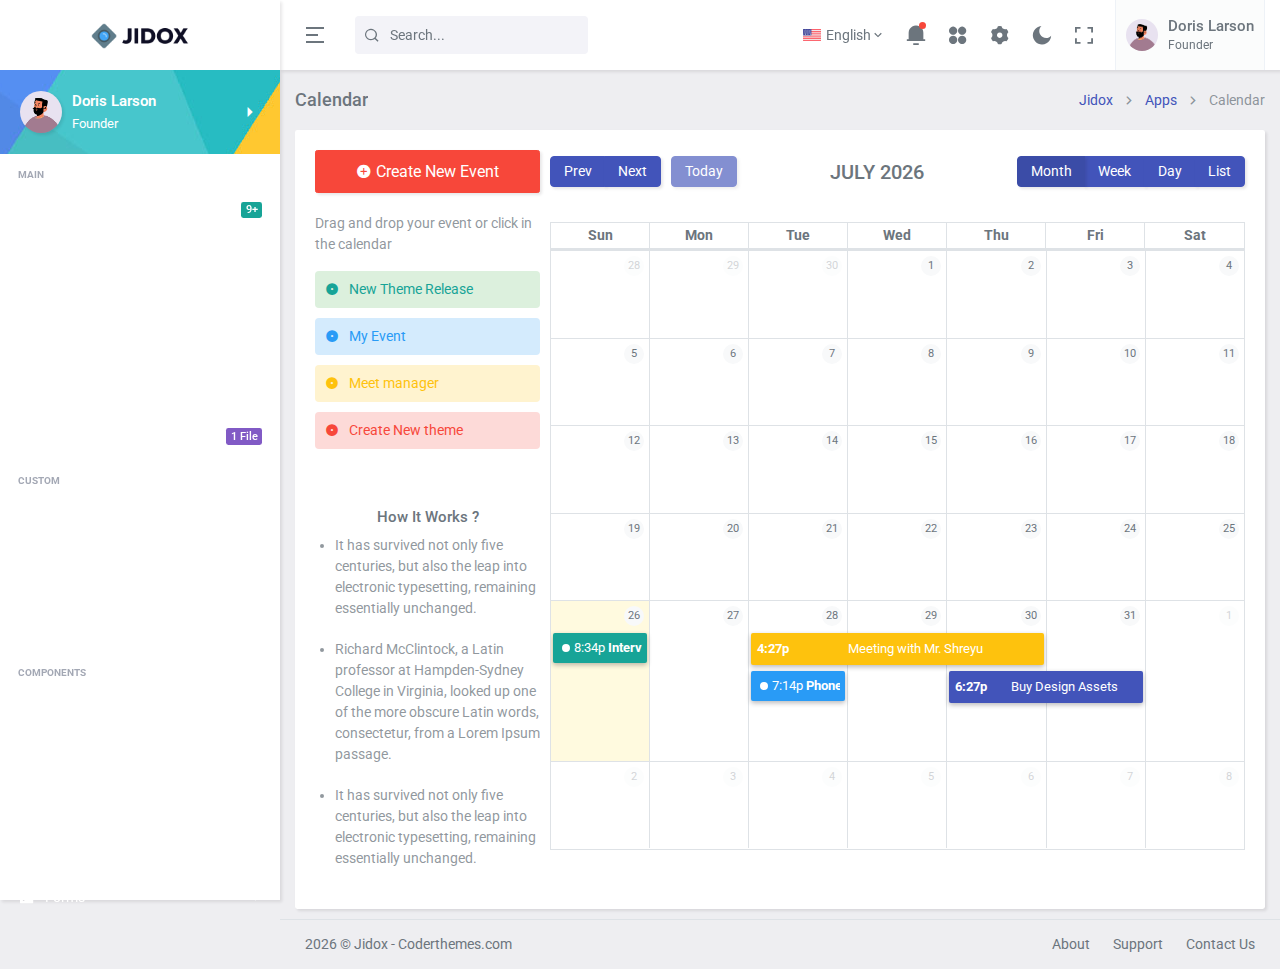
<file: apps-calendar.html>
<!DOCTYPE html>
<html lang="en">

    <head>
        <meta charset="utf-8" />
        <title>Calendar | Jidox - Material Design Admin & Dashboard Template</title>
        <meta name="viewport" content="width=device-width, initial-scale=1.0">
        <meta content="A fully featured admin theme which can be used to build CRM, CMS, etc." name="description" />
        <meta content="Coderthemes" name="author" />

        <!-- App favicon -->
        <link rel="shortcut icon" href="assets/images/favicon.ico">

        <!-- Fullcalendar css -->
        <link href="assets/vendor/fullcalendar/main.min.css" rel="stylesheet" type="text/css" />

        <!-- Theme Config Js -->
        <script src="assets/js/config.js"></script>

        <!-- App css -->
        <link href="assets/css/app.min.css" rel="stylesheet" type="text/css" id="app-style" />

        <!-- Icons css -->
        <link href="assets/css/icons.min.css" rel="stylesheet" type="text/css" />
    </head>

    <body>
        <!-- Begin page -->
        <div class="wrapper">

            
            <!-- ========== Topbar Start ========== -->
            <div class="navbar-custom">
                <div class="topbar container-fluid">
                    <div class="d-flex align-items-center gap-lg-2 gap-1">

                        <!-- Topbar Brand Logo -->
                        <div class="logo-topbar">
                            <!-- Logo light -->
                            <a href="index.html" class="logo-light">
                                <span class="logo-lg">
                                    <img src="assets/images/logo.png" alt="logo">
                                </span>
                                <span class="logo-sm">
                                    <img src="assets/images/logo-sm.png" alt="small logo">
                                </span>
                            </a>

                            <!-- Logo Dark -->
                            <a href="index.html" class="logo-dark">
                                <span class="logo-lg">
                                    <img src="assets/images/logo-dark.png" alt="dark logo">
                                </span>
                                <span class="logo-sm">
                                    <img src="assets/images/logo-sm.png" alt="small logo">
                                </span>
                            </a>
                        </div>

                        <!-- Sidebar Menu Toggle Button -->
                        <button class="button-toggle-menu">
                            <i class="ri-menu-2-fill"></i>
                        </button>

                        <!-- Horizontal Menu Toggle Button -->
                        <button class="navbar-toggle" data-bs-toggle="collapse" data-bs-target="#topnav-menu-content">
                            <div class="lines">
                                <span></span>
                                <span></span>
                                <span></span>
                            </div>
                        </button>

                        <!-- Topbar Search Form -->
                        <div class="app-search dropdown d-none d-lg-block">
                            <form>
                                <div class="input-group">
                                    <input type="search" class="form-control dropdown-toggle" placeholder="Search..." id="top-search">
                                    <span class="ri-search-line search-icon"></span>
                                </div>
                            </form>

                            <div class="dropdown-menu dropdown-menu-animated dropdown-lg" id="search-dropdown">
                                <!-- item-->
                                <div class="dropdown-header noti-title">
                                    <h5 class="text-overflow mb-1">Found <b class="text-decoration-underline">08</b> results</h5>
                                </div>

                                <!-- item-->
                                <a href="javascript:void(0);" class="dropdown-item notify-item">
                                    <i class="ri-file-chart-line fs-16 me-1"></i>
                                    <span>Analytics Report</span>
                                </a>

                                <!-- item-->
                                <a href="javascript:void(0);" class="dropdown-item notify-item">
                                    <i class="ri-lifebuoy-line fs-16 me-1"></i>
                                    <span>How can I help you?</span>
                                </a>

                                <!-- item-->
                                <a href="javascript:void(0);" class="dropdown-item notify-item">
                                    <i class="ri-user-settings-line fs-16 me-1"></i>
                                    <span>User profile settings</span>
                                </a>

                                <!-- item-->
                                <div class="dropdown-header noti-title">
                                    <h6 class="text-overflow mt-2 mb-1 text-uppercase">Users</h6>
                                </div>

                                <div class="notification-list">
                                    <!-- item-->
                                    <a href="javascript:void(0);" class="dropdown-item notify-item">
                                        <div class="d-flex">
                                            <img class="d-flex me-2 rounded-circle" src="assets/images/users/avatar-2.jpg" alt="Generic placeholder image" height="32">
                                            <div class="w-100">
                                                <h5 class="m-0 fs-14">Erwin Brown</h5>
                                                <span class="fs-12 mb-0">UI Designer</span>
                                            </div>
                                        </div>
                                    </a>

                                    <!-- item-->
                                    <a href="javascript:void(0);" class="dropdown-item notify-item">
                                        <div class="d-flex">
                                            <img class="d-flex me-2 rounded-circle" src="assets/images/users/avatar-5.jpg" alt="Generic placeholder image" height="32">
                                            <div class="w-100">
                                                <h5 class="m-0 fs-14">Jacob Deo</h5>
                                                <span class="fs-12 mb-0">Developer</span>
                                            </div>
                                        </div>
                                    </a>
                                </div>
                            </div>
                        </div>
                    </div>

                    <ul class="topbar-menu d-flex align-items-center gap-3">
                        <li class="dropdown d-lg-none">
                            <a class="nav-link dropdown-toggle arrow-none" data-bs-toggle="dropdown" href="#" role="button" aria-haspopup="false" aria-expanded="false">
                                <i class="ri-search-line fs-22"></i>
                            </a>
                            <div class="dropdown-menu dropdown-menu-end dropdown-menu-animated dropdown-lg p-0">
                                <form class="p-3">
                                    <input type="search" class="form-control" placeholder="Search ..." aria-label="Recipient's username">
                                </form>
                            </div>
                        </li>

                        <li class="dropdown">
                            <a class="nav-link dropdown-toggle arrow-none" data-bs-toggle="dropdown" href="#" role="button" aria-haspopup="false" aria-expanded="false">
                                <img src="assets/images/flags/us.jpg" alt="user-image" class="me-0 me-sm-1" height="12">
                                <span class="align-middle d-none d-lg-inline-block">English</span> <i class="ri-arrow-down-s-line d-none d-sm-inline-block align-middle"></i>
                            </a>
                            <div class="dropdown-menu dropdown-menu-end dropdown-menu-animated">

                                <!-- item-->
                                <a href="javascript:void(0);" class="dropdown-item">
                                    <img src="assets/images/flags/germany.jpg" alt="user-image" class="me-1" height="12"> <span class="align-middle">German</span>
                                </a>

                                <!-- item-->
                                <a href="javascript:void(0);" class="dropdown-item">
                                    <img src="assets/images/flags/italy.jpg" alt="user-image" class="me-1" height="12"> <span class="align-middle">Italian</span>
                                </a>

                                <!-- item-->
                                <a href="javascript:void(0);" class="dropdown-item">
                                    <img src="assets/images/flags/spain.jpg" alt="user-image" class="me-1" height="12"> <span class="align-middle">Spanish</span>
                                </a>

                                <!-- item-->
                                <a href="javascript:void(0);" class="dropdown-item">
                                    <img src="assets/images/flags/russia.jpg" alt="user-image" class="me-1" height="12"> <span class="align-middle">Russian</span>
                                </a>

                            </div>
                        </li>

                        <li class="dropdown notification-list">
                            <a class="nav-link dropdown-toggle arrow-none" data-bs-toggle="dropdown" href="#" role="button" aria-haspopup="false" aria-expanded="false">
                                <i class="ri-notification-3-fill fs-22"></i>
                                <span class="noti-icon-badge"></span>
                            </a>
                            <div class="dropdown-menu dropdown-menu-end dropdown-menu-animated dropdown-lg py-0">
                                <div class="p-2 border-top-0 border-start-0 border-end-0 border-dashed border">
                                    <div class="row align-items-center">
                                        <div class="col">
                                            <h6 class="m-0 fs-16 fw-medium"> Notification</h6>
                                        </div>
                                        <div class="col-auto">
                                            <a href="javascript: void(0);" class="text-dark text-decoration-underline">
                                                <small>Clear All</small>
                                            </a>
                                        </div>
                                    </div>
                                </div>

                                <div style="max-height: 300px;" data-simplebar>

                                    <h5 class="text-muted fs-12 fw-bold p-2 text-uppercase mb-0">Today</h5>
                                    <!-- item-->

                                    <a href="javascript:void(0);" class="dropdown-item p-0 notify-item unread-noti card m-0 shadow-none">
                                        <div class="card-body">
                                            <div class="d-flex align-items-center">
                                                <div class="flex-shrink-0">
                                                    <div class="notify-icon bg-primary">
                                                        <i class="ri-message-3-line fs-18"></i>
                                                    </div>
                                                </div>
                                                <div class="flex-grow-1 text-truncate ms-2">
                                                    <h5 class="noti-item-title fw-medium fs-14">Datacorp <small class="fw-normal text-muted float-end ms-1">1 min ago</small></h5>
                                                    <small class="noti-item-subtitle text-muted">Caleb Flakelar commented on Admin</small>
                                                </div>
                                            </div>
                                        </div>
                                    </a>

                                    <!-- item-->
                                    <a href="javascript:void(0);" class="dropdown-item p-0 notify-item read-noti card m-0 shadow-none">
                                        <div class="card-body">
                                            <div class="d-flex align-items-center">
                                                <div class="flex-shrink-0">
                                                    <div class="notify-icon bg-info">
                                                        <i class="ri-user-add-line fs-18"></i>
                                                    </div>
                                                </div>
                                                <div class="flex-grow-1 text-truncate ms-2">
                                                    <h5 class="noti-item-title fw-medium fs-14">Admin <small class="fw-normal text-muted float-end ms-1">1 hr ago</small></h5>
                                                    <small class="noti-item-subtitle text-muted">New user registered</small>
                                                </div>
                                            </div>
                                        </div>
                                    </a>

                                    <h5 class="text-muted fs-12 fw-bold p-2 mb-0 text-uppercase">Yesterday</h5>

                                    <!-- item-->
                                    <a href="javascript:void(0);" class="dropdown-item p-0 notify-item read-noti card m-0 shadow-none">
                                        <div class="card-body">
                                            <div class="d-flex align-items-center">
                                                <div class="flex-shrink-0">
                                                    <div class="notify-icon">
                                                        <img src="assets/images/users/avatar-2.jpg" class="img-fluid rounded-circle" alt="" />
                                                    </div>
                                                </div>
                                                <div class="flex-grow-1 text-truncate ms-2">
                                                    <h5 class="noti-item-title fw-medium fs-14">Cristina Pride <small class="fw-normal text-muted float-end ms-1">1 day ago</small></h5>
                                                    <small class="noti-item-subtitle text-muted">Hi, How are you? What about our next meeting</small>
                                                </div>
                                            </div>
                                        </div>
                                    </a>

                                    <h5 class="text-muted fs-12 fw-bold p-2 mb-0 text-uppercase">31 Jan 2023</h5>

                                    <!-- item-->
                                    <a href="javascript:void(0);" class="dropdown-item p-0 notify-item read-noti card m-0 shadow-none">
                                        <div class="card-body">
                                            <div class="d-flex align-items-center">
                                                <div class="flex-shrink-0">
                                                    <div class="notify-icon bg-primary">
                                                        <i class="ri-discuss-line fs-18"></i>
                                                    </div>
                                                </div>
                                                <div class="flex-grow-1 text-truncate ms-2">
                                                    <h5 class="noti-item-title fw-medium fs-14">Datacorp</h5>
                                                    <small class="noti-item-subtitle text-muted">Caleb Flakelar commented on Admin</small>
                                                </div>
                                            </div>
                                        </div>
                                    </a>

                                    <!-- item-->
                                    <a href="javascript:void(0);" class="dropdown-item p-0 notify-item read-noti card m-0 shadow-none">
                                        <div class="card-body">
                                            <div class="d-flex align-items-center">
                                                <div class="flex-shrink-0">
                                                    <div class="notify-icon">
                                                        <img src="assets/images/users/avatar-4.jpg" class="img-fluid rounded-circle" alt="" />
                                                    </div>
                                                </div>
                                                <div class="flex-grow-1 text-truncate ms-2">
                                                    <h5 class="noti-item-title fw-medium fs-14">Karen Robinson</h5>
                                                    <small class="noti-item-subtitle text-muted">Wow ! this admin looks good and awesome design</small>
                                                </div>
                                            </div>
                                        </div>
                                    </a>
                                </div>

                                <!-- All-->
                                <a href="javascript:void(0);" class="dropdown-item text-center text-primary text-decoration-underline fw-bold notify-item border-top border-light py-2">
                                    View All
                                </a>

                            </div>
                        </li>

                        <li class="dropdown d-none d-sm-inline-block">
                            <a class="nav-link dropdown-toggle arrow-none" data-bs-toggle="dropdown" href="#" role="button" aria-haspopup="false" aria-expanded="false">
                                <i class="ri-apps-2-fill fs-22"></i>
                            </a>
                            <div class="dropdown-menu dropdown-menu-end dropdown-menu-animated dropdown-lg p-0">

                                <div class="p-2">
                                    <div class="row g-0">
                                        <div class="col">
                                            <a class="dropdown-icon-item" href="#">
                                                <img src="assets/images/brands/github.png" alt="Github">
                                                <span>GitHub</span>
                                            </a>
                                        </div>
                                        <div class="col">
                                            <a class="dropdown-icon-item" href="#">
                                                <img src="assets/images/brands/bitbucket.png" alt="bitbucket">
                                                <span>Bitbucket</span>
                                            </a>
                                        </div>
                                        <div class="col">
                                            <a class="dropdown-icon-item" href="#">
                                                <img src="assets/images/brands/dropbox.png" alt="dropbox">
                                                <span>Dropbox</span>
                                            </a>
                                        </div>
                                    </div>

                                    <div class="row g-0">
                                        <div class="col">
                                            <a class="dropdown-icon-item" href="#">
                                                <img src="assets/images/brands/slack.png" alt="slack">
                                                <span>Slack</span>
                                            </a>
                                        </div>
                                        <div class="col">
                                            <a class="dropdown-icon-item" href="#">
                                                <img src="assets/images/brands/dribbble.png" alt="dribbble">
                                                <span>Dribbble</span>
                                            </a>
                                        </div>
                                        <div class="col">
                                            <a class="dropdown-icon-item" href="#">
                                                <img src="assets/images/brands/behance.png" alt="Behance">
                                                <span>Behance</span>
                                            </a>
                                        </div>
                                    </div> <!-- end row-->
                                </div>

                            </div>
                        </li>

                        <li class="d-none d-sm-inline-block">
                            <a class="nav-link" data-bs-toggle="offcanvas" href="#theme-settings-offcanvas">
                                <i class="ri-settings-3-fill fs-22"></i>
                            </a>
                        </li>

                        <li class="d-none d-sm-inline-block">
                            <div class="nav-link" id="light-dark-mode">
                                <i class="ri-moon-fill fs-22"></i>
                            </div>
                        </li>


                        <li class="d-none d-md-inline-block">
                            <a class="nav-link" href="" data-toggle="fullscreen">
                                <i class="ri-fullscreen-line fs-22"></i>
                            </a>
                        </li>

                        <li class="dropdown me-md-2">
                            <a class="nav-link dropdown-toggle arrow-none nav-user px-2" data-bs-toggle="dropdown" href="#" role="button" aria-haspopup="false" aria-expanded="false">
                                <span class="account-user-avatar">
                                    <img src="assets/images/users/avatar-1.jpg" alt="user-image" width="32" class="rounded-circle">
                                </span>
                                <span class="d-lg-flex flex-column gap-1 d-none">
                                    <h5 class="my-0">Doris Larson</h5>
                                    <h6 class="my-0 fw-normal">Founder</h6>
                                </span>
                            </a>
                            <div class="dropdown-menu dropdown-menu-end dropdown-menu-animated profile-dropdown">
                                <!-- item-->
                                <div class=" dropdown-header noti-title">
                                    <h6 class="text-overflow m-0">Welcome !</h6>
                                </div>

                                <!-- item-->
                                <a href="pages-profile.html" class="dropdown-item">
                                    <i class="ri-account-circle-fill align-middle me-1"></i>
                                    <span>My Account</span>
                                </a>

                                <!-- item-->
                                <a href="pages-profile.html" class="dropdown-item">
                                    <i class="ri-settings-4-fill align-middle me-1"></i>
                                    <span>Settings</span>
                                </a>

                                <!-- item-->
                                <a href="pages-faq.html" class="dropdown-item">
                                    <i class="ri-customer-service-2-fill align-middle me-1"></i>
                                    <span>Support</span>
                                </a>

                                <!-- item-->
                                <a href="auth-lock-screen.html" class="dropdown-item">
                                    <i class="ri-lock-password-fill align-middle me-1"></i>
                                    <span>Lock Screen</span>
                                </a>

                                <!-- item-->
                                <a href="auth-logout-2.html" class="dropdown-item">
                                    <i class="ri-logout-box-fill align-middle me-1"></i>
                                    <span>Logout</span>
                                </a>
                            </div>
                        </li>
                    </ul>
                </div>
            </div>
            <!-- ========== Topbar End ========== -->

            <!-- ========== Left Sidebar Start ========== -->
            <div class="leftside-menu">

                <!-- Brand Logo Light -->
                <a href="index.html" class="logo logo-light">
                    <span class="logo-lg">
                        <img src="assets/images/logo.png" alt="logo">
                    </span>
                    <span class="logo-sm">
                        <img src="assets/images/logo-sm.png" alt="small logo">
                    </span>
                </a>

                <!-- Brand Logo Dark -->
                <a href="index.html" class="logo logo-dark">
                    <span class="logo-lg">
                        <img src="assets/images/logo-dark.png" alt="dark logo">
                    </span>
                    <span class="logo-sm">
                        <img src="assets/images/logo-sm.png" alt="small logo">
                    </span>
                </a>

                <!-- Sidebar Hover Menu Toggle Button -->
                <div class="button-sm-hover" data-bs-toggle="tooltip" data-bs-placement="right" title="Show Full Sidebar">
                    <i class="ri-checkbox-blank-circle-line align-middle"></i>
                </div>

                <!-- Full Sidebar Menu Close Button -->
                <div class="button-close-fullsidebar">
                    <i class="ri-close-fill align-middle"></i>
                </div>

                <!-- Sidebar -left -->
                <div class="h-100" id="leftside-menu-container" data-simplebar>
                    <!-- Leftbar User -->
                    <div class="leftbar-user p-3 text-white">
                        <a href="pages-profile.html" class="d-flex align-items-center text-reset">
                            <div class="flex-shrink-0">
                                <img src="assets/images/users/avatar-1.jpg" alt="user-image" height="42" class="rounded-circle shadow">
                            </div>
                            <div class="flex-grow-1 ms-2">
                                <span class="fw-semibold fs-15 d-block">Doris Larson</span>
                                <span class="fs-13">Founder</span>
                            </div>
                            <div class="ms-auto">
                                <i class="ri-arrow-right-s-fill fs-20"></i>
                            </div>
                        </a>
                    </div>

                    <!--- Sidemenu -->
                    <ul class="side-nav">

                        <li class="side-nav-title mt-1"> Main</li>

                        <li class="side-nav-item">
                            <a href="index.html" class="side-nav-link">
                                <i class="ri-dashboard-2-fill"></i>
                                <span class="badge bg-success float-end">9+</span>
                                <span> Dashboard </span>
                            </a>
                        </li>

                        <li class="side-nav-item">
                            <a href="apps-calendar.html" class="side-nav-link">
                                <i class="ri-calendar-2-fill"></i>
                                <span> Calendar </span>
                            </a>
                        </li>

                        <li class="side-nav-item">
                            <a href="apps-chat.html" class="side-nav-link">
                                <i class="ri-chat-voice-fill"></i>
                                <span> Chat </span>
                            </a>
                        </li>

                        <li class="side-nav-item">
                            <a data-bs-toggle="collapse" href="#sidebarEmail" aria-expanded="false" aria-controls="sidebarEmail" class="side-nav-link">
                                <i class="ri-mail-fill"></i>
                                <span> Email </span>
                                <span class="menu-arrow"></span>
                            </a>
                            <div class="collapse" id="sidebarEmail">
                                <ul class="side-nav-second-level">
                                    <li>
                                        <a href="apps-email-inbox.html">Inbox</a>
                                    </li>
                                    <li>
                                        <a href="apps-email-read.html">Read Email</a>
                                    </li>
                                </ul>
                            </div>
                        </li>

                        <li class="side-nav-item">
                            <a data-bs-toggle="collapse" href="#sidebarTasks" aria-expanded="false" aria-controls="sidebarTasks" class="side-nav-link">
                                <i class="ri-list-check-3"></i>
                                <span> Tasks </span>
                                <span class="menu-arrow"></span>
                            </a>
                            <div class="collapse" id="sidebarTasks">
                                <ul class="side-nav-second-level">
                                    <li>
                                        <a href="apps-tasks.html">List</a>
                                    </li>
                                    <li>
                                        <a href="apps-tasks-details.html">Details</a>
                                    </li>
                                </ul>
                            </div>
                        </li>

                        <li class="side-nav-item">
                            <a href="apps-kanban.html" class="side-nav-link">
                                <i class="ri-clipboard-fill"></i>
                                <span> Kanban Board </span>
                            </a>
                        </li>

                        <li class="side-nav-item">
                            <a href="apps-file-manager.html" class="side-nav-link">
                                <i class="ri-folder-4-fill"></i>
                                <span class="badge bg-purple float-end">1 File</span>
                                <span> File Manager </span>
                            </a>
                        </li>

                        <li class="side-nav-title mt-2">Custom</li>

                        <li class="side-nav-item">
                            <a data-bs-toggle="collapse" href="#sidebarPages" aria-expanded="false" aria-controls="sidebarPages" class="side-nav-link">
                                <i class="ri-pages-fill"></i>
                                <span> Pages </span>
                                <span class="menu-arrow"></span>
                            </a>
                            <div class="collapse" id="sidebarPages">
                                <ul class="side-nav-second-level">
                                    <li>
                                        <a href="pages-profile.html">Profile</a>
                                    </li>
                                    <li>
                                        <a href="pages-invoice.html">Invoice</a>
                                    </li>
                                    <li>
                                        <a href="pages-faq.html">FAQ</a>
                                    </li>
                                    <li>
                                        <a href="pages-pricing.html">Pricing</a>
                                    </li>
                                    <li>
                                        <a href="pages-maintenance.html">Maintenance</a>
                                    </li>
                                    <li>
                                        <a href="pages-starter.html">Starter Page</a>
                                    </li>
                                    <li>
                                        <a href="pages-preloader.html">With Preloader</a>
                                    </li>
                                    <li>
                                        <a href="pages-timeline.html">Timeline</a>
                                    </li>
                                </ul>
                            </div>
                        </li>

                        <li class="side-nav-item">
                            <a data-bs-toggle="collapse" href="#sidebarPagesAuth" aria-expanded="false" aria-controls="sidebarPagesAuth" class="side-nav-link">
                                <i class="ri-group-2-fill"></i>
                                <span> Auth Pages </span>
                                <span class="menu-arrow"></span>
                            </a>
                            <div class="collapse" id="sidebarPagesAuth">
                                <ul class="side-nav-second-level">
                                    <li>
                                        <a href="auth-login.html">Login</a>
                                    </li>
                                    <li>
                                        <a href="auth-login-2.html">Login 2</a>
                                    </li>
                                    <li>
                                        <a href="auth-register.html">Register</a>
                                    </li>
                                    <li>
                                        <a href="auth-register-2.html">Register 2</a>
                                    </li>
                                    <li>
                                        <a href="auth-logout.html">Logout</a>
                                    </li>
                                    <li>
                                        <a href="auth-logout-2.html">Logout 2</a>
                                    </li>
                                    <li>
                                        <a href="auth-recoverpw.html">Recover Password</a>
                                    </li>
                                    <li>
                                        <a href="auth-recoverpw-2.html">Recover Password 2</a>
                                    </li>
                                    <li>
                                        <a href="auth-lock-screen.html">Lock Screen</a>
                                    </li>
                                    <li>
                                        <a href="auth-lock-screen-2.html">Lock Screen 2</a>
                                    </li>
                                    <li>
                                        <a href="auth-confirm-mail.html">Confirm Mail</a>
                                    </li>
                                    <li>
                                        <a href="auth-confirm-mail-2.html">Confirm Mail 2</a>
                                    </li>
                                </ul>
                            </div>
                        </li>

                        <li class="side-nav-item">
                            <a data-bs-toggle="collapse" href="#sidebarPagesError" aria-expanded="false" aria-controls="sidebarPagesError" class="side-nav-link">
                                <i class="ri-error-warning-fill"></i>
                                <span> Error Pages </span>
                                <span class="menu-arrow"></span>
                            </a>
                            <div class="collapse" id="sidebarPagesError">
                                <ul class="side-nav-second-level">
                                    <li>
                                        <a href="error-404.html">Error 404</a>
                                    </li>
                                    <li>
                                        <a href="error-404-alt.html">Error 404-alt</a>
                                    </li>
                                    <li>
                                        <a href="error-500.html">Error 500</a>
                                    </li>
                                </ul>
                            </div>
                        </li>

                        <li class="side-nav-item">
                            <a data-bs-toggle="collapse" href="#sidebarLayouts" aria-expanded="false" aria-controls="sidebarLayouts" class="side-nav-link">
                                <i class="ri-layout-3-fill"></i>
                                <span> Layouts </span>
                                <span class="menu-arrow"></span>
                            </a>
                            <div class="collapse" id="sidebarLayouts">
                                <ul class="side-nav-second-level">
                                    <li>
                                        <a href="layouts-horizontal.html" target="_blank">Horizontal</a>
                                    </li>
                                    <li>
                                        <a href="layouts-detached.html" target="_blank">Detached</a>
                                    </li>
                                    <li>
                                        <a href="layouts-full.html" target="_blank">Full View</a>
                                    </li>
                                    <li>
                                        <a href="layouts-fullscreen.html" target="_blank">Fullscreen View</a>
                                    </li>
                                    <li>
                                        <a href="layouts-hover.html" target="_blank">Hover Menu</a>
                                    </li>
                                    <li>
                                        <a href="layouts-compact.html" target="_blank">Compact</a>
                                    </li>
                                    <li>
                                        <a href="layouts-icon-view.html" target="_blank">Icon View</a>
                                    </li>
                                </ul>
                            </div>
                        </li>

                        <li class="side-nav-title mt-2">Components</li>

                        <li class="side-nav-item">
                            <a data-bs-toggle="collapse" href="#sidebarBaseUI" aria-expanded="false" aria-controls="sidebarBaseUI" class="side-nav-link">
                                <i class="ri-suitcase-fill"></i>
                                <span> Base UI </span>
                                <span class="menu-arrow"></span>
                            </a>
                            <div class="collapse" id="sidebarBaseUI">
                                <ul class="side-nav-second-level">
                                    <li>
                                        <a href="ui-accordions.html">Accordions</a>
                                    </li>
                                    <li>
                                        <a href="ui-alerts.html">Alerts</a>
                                    </li>
                                    <li>
                                        <a href="ui-avatars.html">Avatars</a>
                                    </li>
                                    <li>
                                        <a href="ui-badges.html">Badges</a>
                                    </li>
                                    <li>
                                        <a href="ui-breadcrumb.html">Breadcrumb</a>
                                    </li>
                                    <li>
                                        <a href="ui-buttons.html">Buttons</a>
                                    </li>
                                    <li>
                                        <a href="ui-cards.html">Cards</a>
                                    </li>
                                    <li>
                                        <a href="ui-carousel.html">Carousel</a>
                                    </li>
                                    <li>
                                        <a href="ui-collapse.html">Collapse</a>
                                    </li>
                                    <li>
                                        <a href="ui-dropdowns.html">Dropdowns</a>
                                    </li>
                                    <li>
                                        <a href="ui-embed-video.html">Embed Video</a>
                                    </li>
                                    <li>
                                        <a href="ui-grid.html">Grid</a>
                                    </li>
                                    <li>
                                        <a href="ui-links.html">Links</a>
                                    </li>
                                    <li>
                                        <a href="ui-list-group.html">List Group</a>
                                    </li>
                                    <li>
                                        <a href="ui-modals.html">Modals</a>
                                    </li>
                                    <li>
                                        <a href="ui-notifications.html">Notifications</a>
                                    </li>
                                    <li>
                                        <a href="ui-offcanvas.html">Offcanvas</a>
                                    </li>
                                    <li>
                                        <a href="ui-placeholders.html">Placeholders</a>
                                    </li>
                                    <li>
                                        <a href="ui-pagination.html">Pagination</a>
                                    </li>
                                    <li>
                                        <a href="ui-popovers.html">Popovers</a>
                                    </li>
                                    <li>
                                        <a href="ui-progress.html">Progress</a>
                                    </li>
                                    <li>
                                        <a href="ui-spinners.html">Spinners</a>
                                    </li>
                                    <li>
                                        <a href="ui-tabs.html">Tabs</a>
                                    </li>
                                    <li>
                                        <a href="ui-tooltips.html">Tooltips</a>
                                    </li>
                                    <li>
                                        <a href="ui-typography.html">Typography</a>
                                    </li>
                                    <li>
                                        <a href="ui-utilities.html">Utilities</a>
                                    </li>
                                </ul>
                            </div>
                        </li>

                        <li class="side-nav-item">
                            <a data-bs-toggle="collapse" href="#sidebarExtendedUI" aria-expanded="false" aria-controls="sidebarExtendedUI" class="side-nav-link">
                                <i class="ri-paint-brush-fill"></i>
                                <span> Extended UI </span>
                                <span class="menu-arrow"></span>
                            </a>
                            <div class="collapse" id="sidebarExtendedUI">
                                <ul class="side-nav-second-level">
                                    <li>
                                        <a href="extended-dragula.html">Dragula</a>
                                    </li>
                                    <li>
                                        <a href="extended-range-slider.html">Range Slider</a>
                                    </li>
                                    <li>
                                        <a href="extended-ratings.html">Ratings</a>
                                    </li>
                                    <li>
                                        <a href="extended-scrollbar.html">Scrollbar</a>
                                    </li>
                                    <li>
                                        <a href="extended-scrollspy.html">Scrollspy</a>
                                    </li>
                                </ul>
                            </div>
                        </li>

                        <li class="side-nav-item">
                            <a href="widgets.html" class="side-nav-link">
                                <i class="ri-cup-fill"></i>
                                <span> Widgets </span>
                            </a>
                        </li>

                        <li class="side-nav-item">
                            <a data-bs-toggle="collapse" href="#sidebarIcons" aria-expanded="false" aria-controls="sidebarIcons" class="side-nav-link">
                                <i class="ri-copper-diamond-fill"></i>
                                <span> Icons </span>
                                <span class="menu-arrow"></span>
                            </a>
                            <div class="collapse" id="sidebarIcons">
                                <ul class="side-nav-second-level">
                                    <li>
                                        <a href="icons-remixicons.html">Remix Icons</a>
                                    </li>
                                    <li>
                                        <a href="icons-bootstrap.html">Bootstrap Icons</a>
                                    </li>
                                    <li>
                                        <a href="icons-material-symbol.html">Material Symbol Icons</a>
                                    </li>
                                </ul>
                            </div>
                        </li>

                        <li class="side-nav-item">
                            <a data-bs-toggle="collapse" href="#sidebarCharts" aria-expanded="false" aria-controls="sidebarCharts" class="side-nav-link">
                                <i class="ri-bubble-chart-fill"></i>
                                <span> Charts </span>
                                <span class="menu-arrow"></span>
                            </a>
                            <div class="collapse" id="sidebarCharts">
                                <ul class="side-nav-second-level">
                                    <li class="side-nav-item">
                                        <a data-bs-toggle="collapse" href="#sidebarApexCharts" aria-expanded="false" aria-controls="sidebarApexCharts">
                                            <span> Apex Charts </span>
                                            <span class="menu-arrow"></span>
                                        </a>
                                        <div class="collapse" id="sidebarApexCharts">
                                            <ul class="side-nav-third-level">
                                                <li>
                                                    <a href="charts-apex-area.html">Area</a>
                                                </li>
                                                <li>
                                                    <a href="charts-apex-bar.html">Bar</a>
                                                </li>
                                                <li>
                                                    <a href="charts-apex-bubble.html">Bubble</a>
                                                </li>
                                                <li>
                                                    <a href="charts-apex-candlestick.html">Candlestick</a>
                                                </li>
                                                <li>
                                                    <a href="charts-apex-column.html">Column</a>
                                                </li>
                                                <li>
                                                    <a href="charts-apex-heatmap.html">Heatmap</a>
                                                </li>
                                                <li>
                                                    <a href="charts-apex-line.html">Line</a>
                                                </li>
                                                <li>
                                                    <a href="charts-apex-mixed.html">Mixed</a>
                                                </li>
                                                <li>
                                                    <a href="charts-apex-timeline.html">Timeline</a>
                                                </li>
                                                <li>
                                                    <a href="charts-apex-boxplot.html">Boxplot</a>
                                                </li>
                                                <li>
                                                    <a href="charts-apex-treemap.html">Treemap</a>
                                                </li>
                                                <li>
                                                    <a href="charts-apex-pie.html">Pie</a>
                                                </li>
                                                <li>
                                                    <a href="charts-apex-radar.html">Radar</a>
                                                </li>
                                                <li>
                                                    <a href="charts-apex-radialbar.html">RadialBar</a>
                                                </li>
                                                <li>
                                                    <a href="charts-apex-scatter.html">Scatter</a>
                                                </li>
                                                <li>
                                                    <a href="charts-apex-polar-area.html">Polar Area</a>
                                                </li>
                                                <li>
                                                    <a href="charts-apex-sparklines.html">Sparklines</a>
                                                </li>
                                            </ul>
                                        </div>
                                    </li>
                                    <li class="side-nav-item">
                                        <a data-bs-toggle="collapse" href="#sidebarChartJSCharts" aria-expanded="false" aria-controls="sidebarChartJSCharts">
                                            <span> ChartJS </span>
                                            <span class="menu-arrow"></span>
                                        </a>
                                        <div class="collapse" id="sidebarChartJSCharts">
                                            <ul class="side-nav-third-level">
                                                <li>
                                                    <a href="charts-chartjs-area.html">Area</a>
                                                </li>
                                                <li>
                                                    <a href="charts-chartjs-bar.html">Bar</a>
                                                </li>
                                                <li>
                                                    <a href="charts-chartjs-line.html">Line</a>
                                                </li>
                                                <li>
                                                    <a href="charts-chartjs-other.html">Other</a>
                                                </li>

                                            </ul>
                                        </div>
                                    </li>
                                </ul>
                            </div>
                        </li>

                        <li class="side-nav-item">
                            <a data-bs-toggle="collapse" href="#sidebarForms" aria-expanded="false" aria-controls="sidebarForms" class="side-nav-link">
                                <i class="ri-survey-fill"></i>
                                <span> Forms </span>
                                <span class="menu-arrow"></span>
                            </a>
                            <div class="collapse" id="sidebarForms">
                                <ul class="side-nav-second-level">
                                    <li>
                                        <a href="form-elements.html">Basic Elements</a>
                                    </li>
                                    <li>
                                        <a href="form-advanced.html">Form Advanced</a>
                                    </li>
                                    <li>
                                        <a href="form-validation.html">Validation</a>
                                    </li>
                                    <li>
                                        <a href="form-wizard.html">Wizard</a>
                                    </li>
                                    <li>
                                        <a href="form-fileuploads.html">File Uploads</a>
                                    </li>
                                    <li>
                                        <a href="form-editors.html">Editors</a>
                                    </li>
                                </ul>
                            </div>
                        </li>

                        <li class="side-nav-item">
                            <a data-bs-toggle="collapse" href="#sidebarTables" aria-expanded="false" aria-controls="sidebarTables" class="side-nav-link">
                                <i class="ri-table-fill"></i>
                                <span> Tables </span>
                                <span class="menu-arrow"></span>
                            </a>
                            <div class="collapse" id="sidebarTables">
                                <ul class="side-nav-second-level">
                                    <li>
                                        <a href="tables-basic.html">Basic Tables</a>
                                    </li>
                                    <li>
                                        <a href="tables-datatable.html">Data Tables</a>
                                    </li>
                                </ul>
                            </div>
                        </li>

                        <li class="side-nav-item">
                            <a data-bs-toggle="collapse" href="#sidebarMaps" aria-expanded="false" aria-controls="sidebarMaps" class="side-nav-link">
                                <i class="ri-map-2-fill"></i>
                                <span> Maps </span>
                                <span class="menu-arrow"></span>
                            </a>
                            <div class="collapse" id="sidebarMaps">
                                <ul class="side-nav-second-level">
                                    <li>
                                        <a href="maps-google.html">Google Maps</a>
                                    </li>
                                    <li>
                                        <a href="maps-vector.html">Vector Maps</a>
                                    </li>
                                </ul>
                            </div>
                        </li>

                        <li class="side-nav-item">
                            <a data-bs-toggle="collapse" href="#sidebarMultiLevel" aria-expanded="false" aria-controls="sidebarMultiLevel" class="side-nav-link">
                                <i class="ri-share-fill"></i>
                                <span> Multi Level </span>
                                <span class="menu-arrow"></span>
                            </a>
                            <div class="collapse" id="sidebarMultiLevel">
                                <ul class="side-nav-second-level">
                                    <li class="side-nav-item">
                                        <a data-bs-toggle="collapse" href="#sidebarSecondLevel" aria-expanded="false" aria-controls="sidebarSecondLevel">
                                            <span> Second Level </span>
                                            <span class="menu-arrow"></span>
                                        </a>
                                        <div class="collapse" id="sidebarSecondLevel">
                                            <ul class="side-nav-third-level">
                                                <li>
                                                    <a href="javascript: void(0);">Item 1</a>
                                                </li>
                                                <li>
                                                    <a href="javascript: void(0);">Item 2</a>
                                                </li>
                                            </ul>
                                        </div>
                                    </li>
                                    <li class="side-nav-item">
                                        <a data-bs-toggle="collapse" href="#sidebarThirdLevel" aria-expanded="false" aria-controls="sidebarThirdLevel">
                                            <span> Third Level </span>
                                            <span class="menu-arrow"></span>
                                        </a>
                                        <div class="collapse" id="sidebarThirdLevel">
                                            <ul class="side-nav-third-level">
                                                <li>
                                                    <a href="javascript: void(0);">Item 1</a>
                                                </li>
                                                <li class="side-nav-item">
                                                    <a data-bs-toggle="collapse" href="#sidebarFourthLevel" aria-expanded="false" aria-controls="sidebarFourthLevel">
                                                        <span> Item 2 </span>
                                                        <span class="menu-arrow"></span>
                                                    </a>
                                                    <div class="collapse" id="sidebarFourthLevel">
                                                        <ul class="side-nav-forth-level">
                                                            <li>
                                                                <a href="javascript: void(0);">Item 2.1</a>
                                                            </li>
                                                            <li>
                                                                <a href="javascript: void(0);">Item 2.2</a>
                                                            </li>
                                                        </ul>
                                                    </div>
                                                </li>
                                            </ul>
                                        </div>
                                    </li>
                                </ul>
                            </div>
                        </li>


                    </ul>
                    <!--- End Sidemenu -->

                    <div class="clearfix"></div>
                </div>
            </div>
            <!-- ========== Left Sidebar End ========== -->

            <div class="content-page">
                <div class="content">

                    <!-- Start Content-->
                    <div class="container-fluid">

                        <!-- start page title -->
                        <div class="row">
                            <div class="col-12">
                                <div class="page-title-box justify-content-between d-flex align-items-md-center flex-md-row flex-column">     
                                    <h4 class="page-title">Calendar</h4>
                                    <ol class="breadcrumb m-0">
                                        <li class="breadcrumb-item"><a href="javascript: void(0);">Jidox</a></li>
                                        <li class="breadcrumb-item"><a href="javascript: void(0);">Apps</a></li>
                                        <li class="breadcrumb-item active">Calendar</li>
                                    </ol>
                                </div>
                            </div>
                        </div>
                        <!-- end page title -->

                        <div class="row">
                            <div class="col-12">

                                <div class="card">
                                    <div class="card-body">
                                        <div class="row">
                                            <div class="col-lg-3">
                                                <div class="d-grid">
                                                    <button class="btn btn-lg fs-16 btn-danger" id="btn-new-event">
                                                        <i class="ri-add-circle-fill"></i> Create New Event
                                                    </button>
                                                </div>
                                                <div id="external-events" class="mt-3">
                                                    <p class="text-muted">Drag and drop your event or click in the calendar</p>
                                                    <div class="external-event bg-success-subtle text-success" data-class="bg-success"><i class="ri-focus-fill me-2 vertical-middle"></i>New Theme Release</div>
                                                    <div class="external-event bg-info-subtle text-info" data-class="bg-info"><i class="ri-focus-fill me-2 vertical-middle"></i>My Event</div>
                                                    <div class="external-event bg-warning-subtle text-warning" data-class="bg-warning"><i class="ri-focus-fill me-2 vertical-middle"></i>Meet manager</div>
                                                    <div class="external-event bg-danger-subtle text-danger" data-class="bg-danger"><i class="ri-focus-fill me-2 vertical-middle"></i>Create New theme</div>
                                                </div>

                                                <div class="mt-5 d-none d-xl-block">
                                                    <h5 class="text-center">How It Works ?</h5>
                                                
                                                    <ul class="ps-3">
                                                        <li class="text-muted mb-3">
                                                            It has survived not only five centuries, but also the leap into electronic typesetting, remaining essentially unchanged.
                                                        </li>
                                                        <li class="text-muted mb-3">
                                                            Richard McClintock, a Latin professor at Hampden-Sydney College in Virginia, looked up one of the more obscure Latin words, consectetur, from a Lorem Ipsum passage.
                                                        </li>
                                                        <li class="text-muted mb-3">
                                                            It has survived not only five centuries, but also the leap into electronic typesetting, remaining essentially unchanged.
                                                        </li>
                                                    </ul>
                                                </div>

                                            </div> <!-- end col-->

                                            <div class="col-lg-9">
                                                <div class="mt-4 mt-lg-0">
                                                    <div id="calendar"></div>
                                                </div>
                                            </div> <!-- end col -->

                                        </div> <!-- end row -->
                                    </div> <!-- end card body-->
                                </div> <!-- end card -->

                                <!-- Add New Event MODAL -->
                                <div class="modal fade" id="event-modal" tabindex="-1">
                                    <div class="modal-dialog">
                                        <div class="modal-content">
                                            <form class="needs-validation" name="event-form" id="form-event" novalidate>
                                                <div class="modal-header py-3 px-4 border-bottom-0">
                                                    <h5 class="modal-title" id="modal-title">Event</h5>
                                                    <button type="button" class="btn-close" data-bs-dismiss="modal" aria-label="Close"></button>
                                                </div>
                                                <div class="modal-body px-4 pb-4 pt-0">
                                                    <div class="row">
                                                        <div class="col-12">
                                                            <div class="mb-3">
                                                                <label class="control-label form-label">Event Name</label>
                                                                <input class="form-control" placeholder="Insert Event Name" type="text" name="title" id="event-title" required />
                                                                <div class="invalid-feedback">Please provide a valid event name</div>
                                                            </div>
                                                        </div>
                                                        <div class="col-12">
                                                            <div class="mb-3">
                                                                <label class="control-label form-label">Category</label>
                                                                <select class="form-select" name="category" id="event-category" required>
                                                                    <option value="bg-danger" selected>Danger</option>
                                                                    <option value="bg-success">Success</option>
                                                                    <option value="bg-primary">Primary</option>
                                                                    <option value="bg-info">Info</option>
                                                                    <option value="bg-dark">Dark</option>
                                                                    <option value="bg-warning">Warning</option>
                                                                </select>
                                                                <div class="invalid-feedback">Please select a valid event category</div>
                                                            </div>
                                                        </div>
                                                    </div>
                                                    <div class="row">
                                                        <div class="col-6">
                                                            <button type="button" class="btn btn-danger" id="btn-delete-event">Delete</button>
                                                        </div>
                                                        <div class="col-6 text-end">
                                                            <button type="button" class="btn btn-light me-1" data-bs-dismiss="modal">Close</button>
                                                            <button type="submit" class="btn btn-success" id="btn-save-event">Save</button>
                                                        </div>
                                                    </div>
                                                </div>
                                            </form>
                                        </div> <!-- end modal-content-->
                                    </div> <!-- end modal dialog-->
                                </div>
                                <!-- end modal-->
                            </div>
                            <!-- end col-12 -->
                        </div> <!-- end row -->

                    </div> <!-- container -->

                </div> <!-- content -->

                <!-- Footer Start -->
                <footer class="footer">
                    <div class="container-fluid">
                        <div class="row">
                            <div class="col-md-6">
                                <script>document.write(new Date().getFullYear())</script> © Jidox - Coderthemes.com
                            </div>
                            <div class="col-md-6">
                                <div class="text-md-end footer-links d-none d-md-block">
                                    <a href="javascript: void(0);">About</a>
                                    <a href="javascript: void(0);">Support</a>
                                    <a href="javascript: void(0);">Contact Us</a>
                                </div>
                            </div>
                        </div>
                    </div>
                </footer>
                <!-- end Footer -->

            </div>

            <!-- ============================================================== -->
            <!-- End Page content -->
            <!-- ============================================================== -->

        </div>
        <!-- END wrapper -->

        <!-- Theme Settings -->
        <div class="offcanvas offcanvas-end" tabindex="-1" id="theme-settings-offcanvas">
            <div class="d-flex align-items-center bg-primary p-3 offcanvas-header">
                <h5 class="text-white m-0">Theme Settings</h5>
                <button type="button" class="btn-close btn-close-white ms-auto" data-bs-dismiss="offcanvas" aria-label="Close"></button>
            </div>

            <div class="offcanvas-body p-0">
                <div data-simplebar class="h-100">
                    <div class="card mb-0 p-3">
                        <div class="alert alert-warning" role="alert">
                            <strong>Customize </strong> the overall color scheme, sidebar menu, etc.
                        </div>

                        <h5 class="mt-0 fs-16 fw-bold mb-3">Choose Layout</h5>
                        <div class="d-flex flex-column gap-2">
                            <div class="form-check form-switch">
                                <input id="customizer-layout01" name="data-layout" type="checkbox" value="vertical" class="form-check-input">
                                <label class="form-check-label" for="customizer-layout01">Vertical</label>
                            </div>
                            <div class="form-check form-switch">
                                <input id="customizer-layout02" name="data-layout" type="checkbox" value="horizontal" class="form-check-input">
                                <label class="form-check-label" for="customizer-layout02">Horizontal</label>
                            </div>
                        </div>

                        <h5 class="my-3 fs-16 fw-bold">Color Scheme</h5>

                        <div class="d-flex flex-column gap-2">
                            <div class="form-check form-switch">
                                <input class="form-check-input" type="checkbox" name="data-bs-theme" id="layout-color-light" value="light">
                                <label class="form-check-label" for="layout-color-light">Light</label>
                            </div>

                            <div class="form-check form-switch">
                                <input class="form-check-input" type="checkbox" name="data-bs-theme" id="layout-color-dark" value="dark">
                                <label class="form-check-label" for="layout-color-dark">Dark</label>
                            </div>
                        </div>

                        <div id="layout-width">
                            <h5 class="my-3 fs-16 fw-bold">Layout Mode</h5>

                            <div class="d-flex flex-column gap-2">
                                <div class="form-check form-switch">
                                    <input class="form-check-input" type="checkbox" name="data-layout-mode" id="layout-mode-fluid" value="fluid">
                                    <label class="form-check-label" for="layout-mode-fluid">Fluid</label>
                                </div>

                                <div id="layout-boxed">
                                    <div class="form-check form-switch">
                                        <input class="form-check-input" type="checkbox" name="data-layout-mode" id="layout-mode-boxed" value="boxed">
                                        <label class="form-check-label" for="layout-mode-boxed">Boxed</label>
                                    </div>
                                </div>

                                <div id="layout-detached">
                                    <div class="form-check form-switch">
                                        <input class="form-check-input" type="checkbox" name="data-layout-mode" id="data-layout-detached" value="detached">
                                        <label class="form-check-label" for="data-layout-detached">Detached</label>
                                    </div>
                                </div>
                            </div>
                        </div>

                        <h5 class="my-3 fs-16 fw-bold">Topbar Color</h5>

                        <div class="d-flex flex-column gap-2">
                            <div class="form-check form-switch">
                                <input class="form-check-input" type="checkbox" name="data-topbar-color" id="topbar-color-light" value="light">
                                <label class="form-check-label" for="topbar-color-light">Light</label>
                            </div>

                            <div class="form-check form-switch">
                                <input class="form-check-input" type="checkbox" name="data-topbar-color" id="topbar-color-dark" value="dark">
                                <label class="form-check-label" for="topbar-color-dark">Dark</label>
                            </div>

                            <div class="form-check form-switch">
                                <input class="form-check-input" type="checkbox" name="data-topbar-color" id="topbar-color-brand" value="brand">
                                <label class="form-check-label" for="topbar-color-brand">Brand</label>
                            </div>
                        </div>

                        <div>
                            <h5 class="my-3 fs-16 fw-bold">Menu Color</h5>

                            <div class="d-flex flex-column gap-2">
                                <div class="form-check form-switch">
                                    <input class="form-check-input" type="checkbox" name="data-menu-color" id="leftbar-color-light" value="light">
                                    <label class="form-check-label" for="leftbar-color-light">Light</label>
                                </div>

                                <div class="form-check form-switch">
                                    <input class="form-check-input" type="checkbox" name="data-menu-color" id="leftbar-color-dark" value="dark">
                                    <label class="form-check-label" for="leftbar-color-dark">Dark</label>
                                </div>
                                <div class="form-check form-switch">
                                    <input class="form-check-input" type="checkbox" name="data-menu-color" id="leftbar-color-brand" value="brand">
                                    <label class="form-check-label" for="leftbar-color-brand">Brand</label>
                                </div>
                            </div>
                        </div>

                        <div id="sidebar-size">
                            <h5 class="my-3 fs-16 fw-bold">Sidebar Size</h5>

                            <div class="d-flex flex-column gap-2">
                                <div class="form-check form-switch">
                                    <input class="form-check-input" type="checkbox" name="data-sidenav-size" id="leftbar-size-default" value="default">
                                    <label class="form-check-label" for="leftbar-size-default">Default</label>
                                </div>

                                <div class="form-check form-switch">
                                    <input class="form-check-input" type="checkbox" name="data-sidenav-size" id="leftbar-size-compact" value="compact">
                                    <label class="form-check-label" for="leftbar-size-compact">Compact</label>
                                </div>

                                <div class="form-check form-switch">
                                    <input class="form-check-input" type="checkbox" name="data-sidenav-size" id="leftbar-size-small" value="condensed">
                                    <label class="form-check-label" for="leftbar-size-small">Condensed</label>
                                </div>

                                <div class="form-check form-switch">
                                    <input class="form-check-input" type="checkbox" name="data-sidenav-size" id="leftbar-size-small-hover" value="sm-hover">
                                    <label class="form-check-label" for="leftbar-size-small-hover">Hover View</label>
                                </div>

                                <div class="form-check form-switch">
                                    <input class="form-check-input" type="checkbox" name="data-sidenav-size" id="leftbar-size-full" value="full">
                                    <label class="form-check-label" for="leftbar-size-full">Full Layout</label>
                                </div>

                                <div class="form-check form-switch">
                                    <input class="form-check-input" type="checkbox" name="data-sidenav-size" id="leftbar-size-fullscreen" value="fullscreen">
                                    <label class="form-check-label" for="leftbar-size-fullscreen">Fullscreen Layout</label>
                                </div>
                            </div>
                        </div>

                        <div id="layout-position">
                            <h5 class="my-3 fs-16 fw-bold">Layout Position</h5>

                            <div class="btn-group checkbox" role="group">
                                <input type="radio" class="btn-check" name="data-layout-position" id="layout-position-fixed" value="fixed">
                                <label class="btn btn-soft-primary w-sm" for="layout-position-fixed">Fixed</label>

                                <input type="radio" class="btn-check" name="data-layout-position" id="layout-position-scrollable" value="scrollable">
                                <label class="btn btn-soft-primary w-sm ms-0" for="layout-position-scrollable">Scrollable</label>
                            </div>
                        </div>

                        <div id="sidebar-user">
                            <div class="d-flex justify-content-between align-items-center mt-3">
                                <label class="fs-16 fw-bold m-0" for="sidebaruser-check">Sidebar User Info</label>
                                <div class="form-check form-switch">
                                    <input type="checkbox" class="form-check-input" name="sidebar-user" id="sidebaruser-check">
                                </div>
                            </div>
                        </div>

                    </div>
                </div>

            </div>
            <div class="offcanvas-footer border-top p-3 text-center">
                <div class="row">
                    <div class="col-6">
                        <button type="button" class="btn btn-light w-100" id="reset-layout">Reset</button>
                    </div>
                    <div class="col-6">
                        <a href="#" role="button" class="btn btn-primary w-100">Buy Now</a>
                    </div>
                </div>
            </div>
        </div>  

        <!-- Vendor js -->
        <script src="assets/js/vendor.min.js"></script>

        <!-- Fullcalendar js -->
        <script src="assets/vendor/fullcalendar/main.min.js"></script>

        <!-- Calendar App Demo js -->
        <script src="assets/js/pages/demo.calendar.js"></script>

        <!-- App js -->
        <script src="assets/js/app.min.js"></script>

    </body>

</html>
</file>
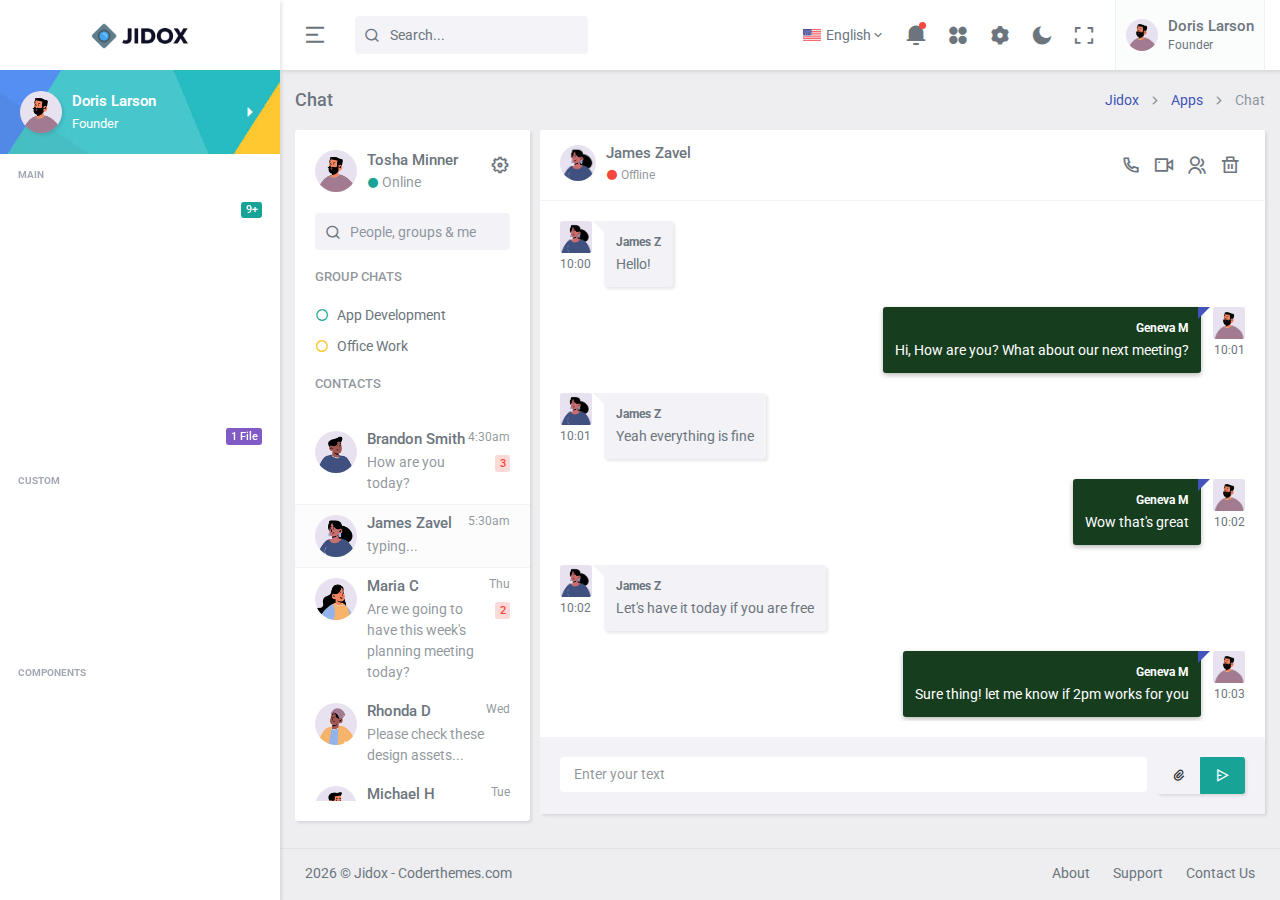
<file: apps-chat.html>
<!DOCTYPE html>
<html lang="en">

    <head>
        <meta charset="utf-8" />
        <title>Chat | Jidox - Material Design Admin & Dashboard Template</title>
        <meta name="viewport" content="width=device-width, initial-scale=1.0">
        <meta content="A fully featured admin theme which can be used to build CRM, CMS, etc." name="description" />
        <meta content="Coderthemes" name="author" />

        <!-- App favicon -->
        <link rel="shortcut icon" href="assets/images/favicon.ico">

        <!-- Theme Config Js -->
        <script src="assets/js/config.js"></script>

        <!-- App css -->
        <link href="assets/css/app.min.css" rel="stylesheet" type="text/css" id="app-style" />

        <!-- Icons css -->
        <link href="assets/css/icons.min.css" rel="stylesheet" type="text/css" />
    </head>

    <body>
        <!-- Begin page -->
        <div class="wrapper">

            
            <!-- ========== Topbar Start ========== -->
            <div class="navbar-custom">
                <div class="topbar container-fluid">
                    <div class="d-flex align-items-center gap-lg-2 gap-1">

                        <!-- Topbar Brand Logo -->
                        <div class="logo-topbar">
                            <!-- Logo light -->
                            <a href="index.html" class="logo-light">
                                <span class="logo-lg">
                                    <img src="assets/images/logo.png" alt="logo">
                                </span>
                                <span class="logo-sm">
                                    <img src="assets/images/logo-sm.png" alt="small logo">
                                </span>
                            </a>

                            <!-- Logo Dark -->
                            <a href="index.html" class="logo-dark">
                                <span class="logo-lg">
                                    <img src="assets/images/logo-dark.png" alt="dark logo">
                                </span>
                                <span class="logo-sm">
                                    <img src="assets/images/logo-sm.png" alt="small logo">
                                </span>
                            </a>
                        </div>

                        <!-- Sidebar Menu Toggle Button -->
                        <button class="button-toggle-menu">
                            <i class="ri-menu-2-fill"></i>
                        </button>

                        <!-- Horizontal Menu Toggle Button -->
                        <button class="navbar-toggle" data-bs-toggle="collapse" data-bs-target="#topnav-menu-content">
                            <div class="lines">
                                <span></span>
                                <span></span>
                                <span></span>
                            </div>
                        </button>

                        <!-- Topbar Search Form -->
                        <div class="app-search dropdown d-none d-lg-block">
                            <form>
                                <div class="input-group">
                                    <input type="search" class="form-control dropdown-toggle" placeholder="Search..." id="top-search">
                                    <span class="ri-search-line search-icon"></span>
                                </div>
                            </form>

                            <div class="dropdown-menu dropdown-menu-animated dropdown-lg" id="search-dropdown">
                                <!-- item-->
                                <div class="dropdown-header noti-title">
                                    <h5 class="text-overflow mb-1">Found <b class="text-decoration-underline">08</b> results</h5>
                                </div>

                                <!-- item-->
                                <a href="javascript:void(0);" class="dropdown-item notify-item">
                                    <i class="ri-file-chart-line fs-16 me-1"></i>
                                    <span>Analytics Report</span>
                                </a>

                                <!-- item-->
                                <a href="javascript:void(0);" class="dropdown-item notify-item">
                                    <i class="ri-lifebuoy-line fs-16 me-1"></i>
                                    <span>How can I help you?</span>
                                </a>

                                <!-- item-->
                                <a href="javascript:void(0);" class="dropdown-item notify-item">
                                    <i class="ri-user-settings-line fs-16 me-1"></i>
                                    <span>User profile settings</span>
                                </a>

                                <!-- item-->
                                <div class="dropdown-header noti-title">
                                    <h6 class="text-overflow mt-2 mb-1 text-uppercase">Users</h6>
                                </div>

                                <div class="notification-list">
                                    <!-- item-->
                                    <a href="javascript:void(0);" class="dropdown-item notify-item">
                                        <div class="d-flex">
                                            <img class="d-flex me-2 rounded-circle" src="assets/images/users/avatar-2.jpg" alt="Generic placeholder image" height="32">
                                            <div class="w-100">
                                                <h5 class="m-0 fs-14">Erwin Brown</h5>
                                                <span class="fs-12 mb-0">UI Designer</span>
                                            </div>
                                        </div>
                                    </a>

                                    <!-- item-->
                                    <a href="javascript:void(0);" class="dropdown-item notify-item">
                                        <div class="d-flex">
                                            <img class="d-flex me-2 rounded-circle" src="assets/images/users/avatar-5.jpg" alt="Generic placeholder image" height="32">
                                            <div class="w-100">
                                                <h5 class="m-0 fs-14">Jacob Deo</h5>
                                                <span class="fs-12 mb-0">Developer</span>
                                            </div>
                                        </div>
                                    </a>
                                </div>
                            </div>
                        </div>
                    </div>

                    <ul class="topbar-menu d-flex align-items-center gap-3">
                        <li class="dropdown d-lg-none">
                            <a class="nav-link dropdown-toggle arrow-none" data-bs-toggle="dropdown" href="#" role="button" aria-haspopup="false" aria-expanded="false">
                                <i class="ri-search-line fs-22"></i>
                            </a>
                            <div class="dropdown-menu dropdown-menu-end dropdown-menu-animated dropdown-lg p-0">
                                <form class="p-3">
                                    <input type="search" class="form-control" placeholder="Search ..." aria-label="Recipient's username">
                                </form>
                            </div>
                        </li>

                        <li class="dropdown">
                            <a class="nav-link dropdown-toggle arrow-none" data-bs-toggle="dropdown" href="#" role="button" aria-haspopup="false" aria-expanded="false">
                                <img src="assets/images/flags/us.jpg" alt="user-image" class="me-0 me-sm-1" height="12">
                                <span class="align-middle d-none d-lg-inline-block">English</span> <i class="ri-arrow-down-s-line d-none d-sm-inline-block align-middle"></i>
                            </a>
                            <div class="dropdown-menu dropdown-menu-end dropdown-menu-animated">

                                <!-- item-->
                                <a href="javascript:void(0);" class="dropdown-item">
                                    <img src="assets/images/flags/germany.jpg" alt="user-image" class="me-1" height="12"> <span class="align-middle">German</span>
                                </a>

                                <!-- item-->
                                <a href="javascript:void(0);" class="dropdown-item">
                                    <img src="assets/images/flags/italy.jpg" alt="user-image" class="me-1" height="12"> <span class="align-middle">Italian</span>
                                </a>

                                <!-- item-->
                                <a href="javascript:void(0);" class="dropdown-item">
                                    <img src="assets/images/flags/spain.jpg" alt="user-image" class="me-1" height="12"> <span class="align-middle">Spanish</span>
                                </a>

                                <!-- item-->
                                <a href="javascript:void(0);" class="dropdown-item">
                                    <img src="assets/images/flags/russia.jpg" alt="user-image" class="me-1" height="12"> <span class="align-middle">Russian</span>
                                </a>

                            </div>
                        </li>

                        <li class="dropdown notification-list">
                            <a class="nav-link dropdown-toggle arrow-none" data-bs-toggle="dropdown" href="#" role="button" aria-haspopup="false" aria-expanded="false">
                                <i class="ri-notification-3-fill fs-22"></i>
                                <span class="noti-icon-badge"></span>
                            </a>
                            <div class="dropdown-menu dropdown-menu-end dropdown-menu-animated dropdown-lg py-0">
                                <div class="p-2 border-top-0 border-start-0 border-end-0 border-dashed border">
                                    <div class="row align-items-center">
                                        <div class="col">
                                            <h6 class="m-0 fs-16 fw-medium"> Notification</h6>
                                        </div>
                                        <div class="col-auto">
                                            <a href="javascript: void(0);" class="text-dark text-decoration-underline">
                                                <small>Clear All</small>
                                            </a>
                                        </div>
                                    </div>
                                </div>

                                <div style="max-height: 300px;" data-simplebar>

                                    <h5 class="text-muted fs-12 fw-bold p-2 text-uppercase mb-0">Today</h5>
                                    <!-- item-->

                                    <a href="javascript:void(0);" class="dropdown-item p-0 notify-item unread-noti card m-0 shadow-none">
                                        <div class="card-body">
                                            <div class="d-flex align-items-center">
                                                <div class="flex-shrink-0">
                                                    <div class="notify-icon bg-primary">
                                                        <i class="ri-message-3-line fs-18"></i>
                                                    </div>
                                                </div>
                                                <div class="flex-grow-1 text-truncate ms-2">
                                                    <h5 class="noti-item-title fw-medium fs-14">Datacorp <small class="fw-normal text-muted float-end ms-1">1 min ago</small></h5>
                                                    <small class="noti-item-subtitle text-muted">Caleb Flakelar commented on Admin</small>
                                                </div>
                                            </div>
                                        </div>
                                    </a>

                                    <!-- item-->
                                    <a href="javascript:void(0);" class="dropdown-item p-0 notify-item read-noti card m-0 shadow-none">
                                        <div class="card-body">
                                            <div class="d-flex align-items-center">
                                                <div class="flex-shrink-0">
                                                    <div class="notify-icon bg-info">
                                                        <i class="ri-user-add-line fs-18"></i>
                                                    </div>
                                                </div>
                                                <div class="flex-grow-1 text-truncate ms-2">
                                                    <h5 class="noti-item-title fw-medium fs-14">Admin <small class="fw-normal text-muted float-end ms-1">1 hr ago</small></h5>
                                                    <small class="noti-item-subtitle text-muted">New user registered</small>
                                                </div>
                                            </div>
                                        </div>
                                    </a>

                                    <h5 class="text-muted fs-12 fw-bold p-2 mb-0 text-uppercase">Yesterday</h5>

                                    <!-- item-->
                                    <a href="javascript:void(0);" class="dropdown-item p-0 notify-item read-noti card m-0 shadow-none">
                                        <div class="card-body">
                                            <div class="d-flex align-items-center">
                                                <div class="flex-shrink-0">
                                                    <div class="notify-icon">
                                                        <img src="assets/images/users/avatar-2.jpg" class="img-fluid rounded-circle" alt="" />
                                                    </div>
                                                </div>
                                                <div class="flex-grow-1 text-truncate ms-2">
                                                    <h5 class="noti-item-title fw-medium fs-14">Cristina Pride <small class="fw-normal text-muted float-end ms-1">1 day ago</small></h5>
                                                    <small class="noti-item-subtitle text-muted">Hi, How are you? What about our next meeting</small>
                                                </div>
                                            </div>
                                        </div>
                                    </a>

                                    <h5 class="text-muted fs-12 fw-bold p-2 mb-0 text-uppercase">31 Jan 2023</h5>

                                    <!-- item-->
                                    <a href="javascript:void(0);" class="dropdown-item p-0 notify-item read-noti card m-0 shadow-none">
                                        <div class="card-body">
                                            <div class="d-flex align-items-center">
                                                <div class="flex-shrink-0">
                                                    <div class="notify-icon bg-primary">
                                                        <i class="ri-discuss-line fs-18"></i>
                                                    </div>
                                                </div>
                                                <div class="flex-grow-1 text-truncate ms-2">
                                                    <h5 class="noti-item-title fw-medium fs-14">Datacorp</h5>
                                                    <small class="noti-item-subtitle text-muted">Caleb Flakelar commented on Admin</small>
                                                </div>
                                            </div>
                                        </div>
                                    </a>

                                    <!-- item-->
                                    <a href="javascript:void(0);" class="dropdown-item p-0 notify-item read-noti card m-0 shadow-none">
                                        <div class="card-body">
                                            <div class="d-flex align-items-center">
                                                <div class="flex-shrink-0">
                                                    <div class="notify-icon">
                                                        <img src="assets/images/users/avatar-4.jpg" class="img-fluid rounded-circle" alt="" />
                                                    </div>
                                                </div>
                                                <div class="flex-grow-1 text-truncate ms-2">
                                                    <h5 class="noti-item-title fw-medium fs-14">Karen Robinson</h5>
                                                    <small class="noti-item-subtitle text-muted">Wow ! this admin looks good and awesome design</small>
                                                </div>
                                            </div>
                                        </div>
                                    </a>
                                </div>

                                <!-- All-->
                                <a href="javascript:void(0);" class="dropdown-item text-center text-primary text-decoration-underline fw-bold notify-item border-top border-light py-2">
                                    View All
                                </a>

                            </div>
                        </li>

                        <li class="dropdown d-none d-sm-inline-block">
                            <a class="nav-link dropdown-toggle arrow-none" data-bs-toggle="dropdown" href="#" role="button" aria-haspopup="false" aria-expanded="false">
                                <i class="ri-apps-2-fill fs-22"></i>
                            </a>
                            <div class="dropdown-menu dropdown-menu-end dropdown-menu-animated dropdown-lg p-0">

                                <div class="p-2">
                                    <div class="row g-0">
                                        <div class="col">
                                            <a class="dropdown-icon-item" href="#">
                                                <img src="assets/images/brands/github.png" alt="Github">
                                                <span>GitHub</span>
                                            </a>
                                        </div>
                                        <div class="col">
                                            <a class="dropdown-icon-item" href="#">
                                                <img src="assets/images/brands/bitbucket.png" alt="bitbucket">
                                                <span>Bitbucket</span>
                                            </a>
                                        </div>
                                        <div class="col">
                                            <a class="dropdown-icon-item" href="#">
                                                <img src="assets/images/brands/dropbox.png" alt="dropbox">
                                                <span>Dropbox</span>
                                            </a>
                                        </div>
                                    </div>

                                    <div class="row g-0">
                                        <div class="col">
                                            <a class="dropdown-icon-item" href="#">
                                                <img src="assets/images/brands/slack.png" alt="slack">
                                                <span>Slack</span>
                                            </a>
                                        </div>
                                        <div class="col">
                                            <a class="dropdown-icon-item" href="#">
                                                <img src="assets/images/brands/dribbble.png" alt="dribbble">
                                                <span>Dribbble</span>
                                            </a>
                                        </div>
                                        <div class="col">
                                            <a class="dropdown-icon-item" href="#">
                                                <img src="assets/images/brands/behance.png" alt="Behance">
                                                <span>Behance</span>
                                            </a>
                                        </div>
                                    </div> <!-- end row-->
                                </div>

                            </div>
                        </li>

                        <li class="d-none d-sm-inline-block">
                            <a class="nav-link" data-bs-toggle="offcanvas" href="#theme-settings-offcanvas">
                                <i class="ri-settings-3-fill fs-22"></i>
                            </a>
                        </li>

                        <li class="d-none d-sm-inline-block">
                            <div class="nav-link" id="light-dark-mode">
                                <i class="ri-moon-fill fs-22"></i>
                            </div>
                        </li>


                        <li class="d-none d-md-inline-block">
                            <a class="nav-link" href="" data-toggle="fullscreen">
                                <i class="ri-fullscreen-line fs-22"></i>
                            </a>
                        </li>

                        <li class="dropdown me-md-2">
                            <a class="nav-link dropdown-toggle arrow-none nav-user px-2" data-bs-toggle="dropdown" href="#" role="button" aria-haspopup="false" aria-expanded="false">
                                <span class="account-user-avatar">
                                    <img src="assets/images/users/avatar-1.jpg" alt="user-image" width="32" class="rounded-circle">
                                </span>
                                <span class="d-lg-flex flex-column gap-1 d-none">
                                    <h5 class="my-0">Doris Larson</h5>
                                    <h6 class="my-0 fw-normal">Founder</h6>
                                </span>
                            </a>
                            <div class="dropdown-menu dropdown-menu-end dropdown-menu-animated profile-dropdown">
                                <!-- item-->
                                <div class=" dropdown-header noti-title">
                                    <h6 class="text-overflow m-0">Welcome !</h6>
                                </div>

                                <!-- item-->
                                <a href="pages-profile.html" class="dropdown-item">
                                    <i class="ri-account-circle-fill align-middle me-1"></i>
                                    <span>My Account</span>
                                </a>

                                <!-- item-->
                                <a href="pages-profile.html" class="dropdown-item">
                                    <i class="ri-settings-4-fill align-middle me-1"></i>
                                    <span>Settings</span>
                                </a>

                                <!-- item-->
                                <a href="pages-faq.html" class="dropdown-item">
                                    <i class="ri-customer-service-2-fill align-middle me-1"></i>
                                    <span>Support</span>
                                </a>

                                <!-- item-->
                                <a href="auth-lock-screen.html" class="dropdown-item">
                                    <i class="ri-lock-password-fill align-middle me-1"></i>
                                    <span>Lock Screen</span>
                                </a>

                                <!-- item-->
                                <a href="auth-logout-2.html" class="dropdown-item">
                                    <i class="ri-logout-box-fill align-middle me-1"></i>
                                    <span>Logout</span>
                                </a>
                            </div>
                        </li>
                    </ul>
                </div>
            </div>
            <!-- ========== Topbar End ========== -->

            <!-- ========== Left Sidebar Start ========== -->
            <div class="leftside-menu">

                <!-- Brand Logo Light -->
                <a href="index.html" class="logo logo-light">
                    <span class="logo-lg">
                        <img src="assets/images/logo.png" alt="logo">
                    </span>
                    <span class="logo-sm">
                        <img src="assets/images/logo-sm.png" alt="small logo">
                    </span>
                </a>

                <!-- Brand Logo Dark -->
                <a href="index.html" class="logo logo-dark">
                    <span class="logo-lg">
                        <img src="assets/images/logo-dark.png" alt="dark logo">
                    </span>
                    <span class="logo-sm">
                        <img src="assets/images/logo-sm.png" alt="small logo">
                    </span>
                </a>

                <!-- Sidebar Hover Menu Toggle Button -->
                <div class="button-sm-hover" data-bs-toggle="tooltip" data-bs-placement="right" title="Show Full Sidebar">
                    <i class="ri-checkbox-blank-circle-line align-middle"></i>
                </div>

                <!-- Full Sidebar Menu Close Button -->
                <div class="button-close-fullsidebar">
                    <i class="ri-close-fill align-middle"></i>
                </div>

                <!-- Sidebar -left -->
                <div class="h-100" id="leftside-menu-container" data-simplebar>
                    <!-- Leftbar User -->
                    <div class="leftbar-user p-3 text-white">
                        <a href="pages-profile.html" class="d-flex align-items-center text-reset">
                            <div class="flex-shrink-0">
                                <img src="assets/images/users/avatar-1.jpg" alt="user-image" height="42" class="rounded-circle shadow">
                            </div>
                            <div class="flex-grow-1 ms-2">
                                <span class="fw-semibold fs-15 d-block">Doris Larson</span>
                                <span class="fs-13">Founder</span>
                            </div>
                            <div class="ms-auto">
                                <i class="ri-arrow-right-s-fill fs-20"></i>
                            </div>
                        </a>
                    </div>

                    <!--- Sidemenu -->
                    <ul class="side-nav">

                        <li class="side-nav-title mt-1"> Main</li>

                        <li class="side-nav-item">
                            <a href="index.html" class="side-nav-link">
                                <i class="ri-dashboard-2-fill"></i>
                                <span class="badge bg-success float-end">9+</span>
                                <span> Dashboard </span>
                            </a>
                        </li>

                        <li class="side-nav-item">
                            <a href="apps-calendar.html" class="side-nav-link">
                                <i class="ri-calendar-2-fill"></i>
                                <span> Calendar </span>
                            </a>
                        </li>

                        <li class="side-nav-item">
                            <a href="apps-chat.html" class="side-nav-link">
                                <i class="ri-chat-voice-fill"></i>
                                <span> Chat </span>
                            </a>
                        </li>

                        <li class="side-nav-item">
                            <a data-bs-toggle="collapse" href="#sidebarEmail" aria-expanded="false" aria-controls="sidebarEmail" class="side-nav-link">
                                <i class="ri-mail-fill"></i>
                                <span> Email </span>
                                <span class="menu-arrow"></span>
                            </a>
                            <div class="collapse" id="sidebarEmail">
                                <ul class="side-nav-second-level">
                                    <li>
                                        <a href="apps-email-inbox.html">Inbox</a>
                                    </li>
                                    <li>
                                        <a href="apps-email-read.html">Read Email</a>
                                    </li>
                                </ul>
                            </div>
                        </li>

                        <li class="side-nav-item">
                            <a data-bs-toggle="collapse" href="#sidebarTasks" aria-expanded="false" aria-controls="sidebarTasks" class="side-nav-link">
                                <i class="ri-list-check-3"></i>
                                <span> Tasks </span>
                                <span class="menu-arrow"></span>
                            </a>
                            <div class="collapse" id="sidebarTasks">
                                <ul class="side-nav-second-level">
                                    <li>
                                        <a href="apps-tasks.html">List</a>
                                    </li>
                                    <li>
                                        <a href="apps-tasks-details.html">Details</a>
                                    </li>
                                </ul>
                            </div>
                        </li>

                        <li class="side-nav-item">
                            <a href="apps-kanban.html" class="side-nav-link">
                                <i class="ri-clipboard-fill"></i>
                                <span> Kanban Board </span>
                            </a>
                        </li>

                        <li class="side-nav-item">
                            <a href="apps-file-manager.html" class="side-nav-link">
                                <i class="ri-folder-4-fill"></i>
                                <span class="badge bg-purple float-end">1 File</span>
                                <span> File Manager </span>
                            </a>
                        </li>

                        <li class="side-nav-title mt-2">Custom</li>

                        <li class="side-nav-item">
                            <a data-bs-toggle="collapse" href="#sidebarPages" aria-expanded="false" aria-controls="sidebarPages" class="side-nav-link">
                                <i class="ri-pages-fill"></i>
                                <span> Pages </span>
                                <span class="menu-arrow"></span>
                            </a>
                            <div class="collapse" id="sidebarPages">
                                <ul class="side-nav-second-level">
                                    <li>
                                        <a href="pages-profile.html">Profile</a>
                                    </li>
                                    <li>
                                        <a href="pages-invoice.html">Invoice</a>
                                    </li>
                                    <li>
                                        <a href="pages-faq.html">FAQ</a>
                                    </li>
                                    <li>
                                        <a href="pages-pricing.html">Pricing</a>
                                    </li>
                                    <li>
                                        <a href="pages-maintenance.html">Maintenance</a>
                                    </li>
                                    <li>
                                        <a href="pages-starter.html">Starter Page</a>
                                    </li>
                                    <li>
                                        <a href="pages-preloader.html">With Preloader</a>
                                    </li>
                                    <li>
                                        <a href="pages-timeline.html">Timeline</a>
                                    </li>
                                </ul>
                            </div>
                        </li>

                        <li class="side-nav-item">
                            <a data-bs-toggle="collapse" href="#sidebarPagesAuth" aria-expanded="false" aria-controls="sidebarPagesAuth" class="side-nav-link">
                                <i class="ri-group-2-fill"></i>
                                <span> Auth Pages </span>
                                <span class="menu-arrow"></span>
                            </a>
                            <div class="collapse" id="sidebarPagesAuth">
                                <ul class="side-nav-second-level">
                                    <li>
                                        <a href="auth-login.html">Login</a>
                                    </li>
                                    <li>
                                        <a href="auth-login-2.html">Login 2</a>
                                    </li>
                                    <li>
                                        <a href="auth-register.html">Register</a>
                                    </li>
                                    <li>
                                        <a href="auth-register-2.html">Register 2</a>
                                    </li>
                                    <li>
                                        <a href="auth-logout.html">Logout</a>
                                    </li>
                                    <li>
                                        <a href="auth-logout-2.html">Logout 2</a>
                                    </li>
                                    <li>
                                        <a href="auth-recoverpw.html">Recover Password</a>
                                    </li>
                                    <li>
                                        <a href="auth-recoverpw-2.html">Recover Password 2</a>
                                    </li>
                                    <li>
                                        <a href="auth-lock-screen.html">Lock Screen</a>
                                    </li>
                                    <li>
                                        <a href="auth-lock-screen-2.html">Lock Screen 2</a>
                                    </li>
                                    <li>
                                        <a href="auth-confirm-mail.html">Confirm Mail</a>
                                    </li>
                                    <li>
                                        <a href="auth-confirm-mail-2.html">Confirm Mail 2</a>
                                    </li>
                                </ul>
                            </div>
                        </li>

                        <li class="side-nav-item">
                            <a data-bs-toggle="collapse" href="#sidebarPagesError" aria-expanded="false" aria-controls="sidebarPagesError" class="side-nav-link">
                                <i class="ri-error-warning-fill"></i>
                                <span> Error Pages </span>
                                <span class="menu-arrow"></span>
                            </a>
                            <div class="collapse" id="sidebarPagesError">
                                <ul class="side-nav-second-level">
                                    <li>
                                        <a href="error-404.html">Error 404</a>
                                    </li>
                                    <li>
                                        <a href="error-404-alt.html">Error 404-alt</a>
                                    </li>
                                    <li>
                                        <a href="error-500.html">Error 500</a>
                                    </li>
                                </ul>
                            </div>
                        </li>

                        <li class="side-nav-item">
                            <a data-bs-toggle="collapse" href="#sidebarLayouts" aria-expanded="false" aria-controls="sidebarLayouts" class="side-nav-link">
                                <i class="ri-layout-3-fill"></i>
                                <span> Layouts </span>
                                <span class="menu-arrow"></span>
                            </a>
                            <div class="collapse" id="sidebarLayouts">
                                <ul class="side-nav-second-level">
                                    <li>
                                        <a href="layouts-horizontal.html" target="_blank">Horizontal</a>
                                    </li>
                                    <li>
                                        <a href="layouts-detached.html" target="_blank">Detached</a>
                                    </li>
                                    <li>
                                        <a href="layouts-full.html" target="_blank">Full View</a>
                                    </li>
                                    <li>
                                        <a href="layouts-fullscreen.html" target="_blank">Fullscreen View</a>
                                    </li>
                                    <li>
                                        <a href="layouts-hover.html" target="_blank">Hover Menu</a>
                                    </li>
                                    <li>
                                        <a href="layouts-compact.html" target="_blank">Compact</a>
                                    </li>
                                    <li>
                                        <a href="layouts-icon-view.html" target="_blank">Icon View</a>
                                    </li>
                                </ul>
                            </div>
                        </li>

                        <li class="side-nav-title mt-2">Components</li>

                        <li class="side-nav-item">
                            <a data-bs-toggle="collapse" href="#sidebarBaseUI" aria-expanded="false" aria-controls="sidebarBaseUI" class="side-nav-link">
                                <i class="ri-suitcase-fill"></i>
                                <span> Base UI </span>
                                <span class="menu-arrow"></span>
                            </a>
                            <div class="collapse" id="sidebarBaseUI">
                                <ul class="side-nav-second-level">
                                    <li>
                                        <a href="ui-accordions.html">Accordions</a>
                                    </li>
                                    <li>
                                        <a href="ui-alerts.html">Alerts</a>
                                    </li>
                                    <li>
                                        <a href="ui-avatars.html">Avatars</a>
                                    </li>
                                    <li>
                                        <a href="ui-badges.html">Badges</a>
                                    </li>
                                    <li>
                                        <a href="ui-breadcrumb.html">Breadcrumb</a>
                                    </li>
                                    <li>
                                        <a href="ui-buttons.html">Buttons</a>
                                    </li>
                                    <li>
                                        <a href="ui-cards.html">Cards</a>
                                    </li>
                                    <li>
                                        <a href="ui-carousel.html">Carousel</a>
                                    </li>
                                    <li>
                                        <a href="ui-collapse.html">Collapse</a>
                                    </li>
                                    <li>
                                        <a href="ui-dropdowns.html">Dropdowns</a>
                                    </li>
                                    <li>
                                        <a href="ui-embed-video.html">Embed Video</a>
                                    </li>
                                    <li>
                                        <a href="ui-grid.html">Grid</a>
                                    </li>
                                    <li>
                                        <a href="ui-links.html">Links</a>
                                    </li>
                                    <li>
                                        <a href="ui-list-group.html">List Group</a>
                                    </li>
                                    <li>
                                        <a href="ui-modals.html">Modals</a>
                                    </li>
                                    <li>
                                        <a href="ui-notifications.html">Notifications</a>
                                    </li>
                                    <li>
                                        <a href="ui-offcanvas.html">Offcanvas</a>
                                    </li>
                                    <li>
                                        <a href="ui-placeholders.html">Placeholders</a>
                                    </li>
                                    <li>
                                        <a href="ui-pagination.html">Pagination</a>
                                    </li>
                                    <li>
                                        <a href="ui-popovers.html">Popovers</a>
                                    </li>
                                    <li>
                                        <a href="ui-progress.html">Progress</a>
                                    </li>
                                    <li>
                                        <a href="ui-spinners.html">Spinners</a>
                                    </li>
                                    <li>
                                        <a href="ui-tabs.html">Tabs</a>
                                    </li>
                                    <li>
                                        <a href="ui-tooltips.html">Tooltips</a>
                                    </li>
                                    <li>
                                        <a href="ui-typography.html">Typography</a>
                                    </li>
                                    <li>
                                        <a href="ui-utilities.html">Utilities</a>
                                    </li>
                                </ul>
                            </div>
                        </li>

                        <li class="side-nav-item">
                            <a data-bs-toggle="collapse" href="#sidebarExtendedUI" aria-expanded="false" aria-controls="sidebarExtendedUI" class="side-nav-link">
                                <i class="ri-paint-brush-fill"></i>
                                <span> Extended UI </span>
                                <span class="menu-arrow"></span>
                            </a>
                            <div class="collapse" id="sidebarExtendedUI">
                                <ul class="side-nav-second-level">
                                    <li>
                                        <a href="extended-dragula.html">Dragula</a>
                                    </li>
                                    <li>
                                        <a href="extended-range-slider.html">Range Slider</a>
                                    </li>
                                    <li>
                                        <a href="extended-ratings.html">Ratings</a>
                                    </li>
                                    <li>
                                        <a href="extended-scrollbar.html">Scrollbar</a>
                                    </li>
                                    <li>
                                        <a href="extended-scrollspy.html">Scrollspy</a>
                                    </li>
                                </ul>
                            </div>
                        </li>

                        <li class="side-nav-item">
                            <a href="widgets.html" class="side-nav-link">
                                <i class="ri-cup-fill"></i>
                                <span> Widgets </span>
                            </a>
                        </li>

                        <li class="side-nav-item">
                            <a data-bs-toggle="collapse" href="#sidebarIcons" aria-expanded="false" aria-controls="sidebarIcons" class="side-nav-link">
                                <i class="ri-copper-diamond-fill"></i>
                                <span> Icons </span>
                                <span class="menu-arrow"></span>
                            </a>
                            <div class="collapse" id="sidebarIcons">
                                <ul class="side-nav-second-level">
                                    <li>
                                        <a href="icons-remixicons.html">Remix Icons</a>
                                    </li>
                                    <li>
                                        <a href="icons-bootstrap.html">Bootstrap Icons</a>
                                    </li>
                                    <li>
                                        <a href="icons-material-symbol.html">Material Symbol Icons</a>
                                    </li>
                                </ul>
                            </div>
                        </li>

                        <li class="side-nav-item">
                            <a data-bs-toggle="collapse" href="#sidebarCharts" aria-expanded="false" aria-controls="sidebarCharts" class="side-nav-link">
                                <i class="ri-bubble-chart-fill"></i>
                                <span> Charts </span>
                                <span class="menu-arrow"></span>
                            </a>
                            <div class="collapse" id="sidebarCharts">
                                <ul class="side-nav-second-level">
                                    <li class="side-nav-item">
                                        <a data-bs-toggle="collapse" href="#sidebarApexCharts" aria-expanded="false" aria-controls="sidebarApexCharts">
                                            <span> Apex Charts </span>
                                            <span class="menu-arrow"></span>
                                        </a>
                                        <div class="collapse" id="sidebarApexCharts">
                                            <ul class="side-nav-third-level">
                                                <li>
                                                    <a href="charts-apex-area.html">Area</a>
                                                </li>
                                                <li>
                                                    <a href="charts-apex-bar.html">Bar</a>
                                                </li>
                                                <li>
                                                    <a href="charts-apex-bubble.html">Bubble</a>
                                                </li>
                                                <li>
                                                    <a href="charts-apex-candlestick.html">Candlestick</a>
                                                </li>
                                                <li>
                                                    <a href="charts-apex-column.html">Column</a>
                                                </li>
                                                <li>
                                                    <a href="charts-apex-heatmap.html">Heatmap</a>
                                                </li>
                                                <li>
                                                    <a href="charts-apex-line.html">Line</a>
                                                </li>
                                                <li>
                                                    <a href="charts-apex-mixed.html">Mixed</a>
                                                </li>
                                                <li>
                                                    <a href="charts-apex-timeline.html">Timeline</a>
                                                </li>
                                                <li>
                                                    <a href="charts-apex-boxplot.html">Boxplot</a>
                                                </li>
                                                <li>
                                                    <a href="charts-apex-treemap.html">Treemap</a>
                                                </li>
                                                <li>
                                                    <a href="charts-apex-pie.html">Pie</a>
                                                </li>
                                                <li>
                                                    <a href="charts-apex-radar.html">Radar</a>
                                                </li>
                                                <li>
                                                    <a href="charts-apex-radialbar.html">RadialBar</a>
                                                </li>
                                                <li>
                                                    <a href="charts-apex-scatter.html">Scatter</a>
                                                </li>
                                                <li>
                                                    <a href="charts-apex-polar-area.html">Polar Area</a>
                                                </li>
                                                <li>
                                                    <a href="charts-apex-sparklines.html">Sparklines</a>
                                                </li>
                                            </ul>
                                        </div>
                                    </li>
                                    <li class="side-nav-item">
                                        <a data-bs-toggle="collapse" href="#sidebarChartJSCharts" aria-expanded="false" aria-controls="sidebarChartJSCharts">
                                            <span> ChartJS </span>
                                            <span class="menu-arrow"></span>
                                        </a>
                                        <div class="collapse" id="sidebarChartJSCharts">
                                            <ul class="side-nav-third-level">
                                                <li>
                                                    <a href="charts-chartjs-area.html">Area</a>
                                                </li>
                                                <li>
                                                    <a href="charts-chartjs-bar.html">Bar</a>
                                                </li>
                                                <li>
                                                    <a href="charts-chartjs-line.html">Line</a>
                                                </li>
                                                <li>
                                                    <a href="charts-chartjs-other.html">Other</a>
                                                </li>

                                            </ul>
                                        </div>
                                    </li>
                                </ul>
                            </div>
                        </li>

                        <li class="side-nav-item">
                            <a data-bs-toggle="collapse" href="#sidebarForms" aria-expanded="false" aria-controls="sidebarForms" class="side-nav-link">
                                <i class="ri-survey-fill"></i>
                                <span> Forms </span>
                                <span class="menu-arrow"></span>
                            </a>
                            <div class="collapse" id="sidebarForms">
                                <ul class="side-nav-second-level">
                                    <li>
                                        <a href="form-elements.html">Basic Elements</a>
                                    </li>
                                    <li>
                                        <a href="form-advanced.html">Form Advanced</a>
                                    </li>
                                    <li>
                                        <a href="form-validation.html">Validation</a>
                                    </li>
                                    <li>
                                        <a href="form-wizard.html">Wizard</a>
                                    </li>
                                    <li>
                                        <a href="form-fileuploads.html">File Uploads</a>
                                    </li>
                                    <li>
                                        <a href="form-editors.html">Editors</a>
                                    </li>
                                </ul>
                            </div>
                        </li>

                        <li class="side-nav-item">
                            <a data-bs-toggle="collapse" href="#sidebarTables" aria-expanded="false" aria-controls="sidebarTables" class="side-nav-link">
                                <i class="ri-table-fill"></i>
                                <span> Tables </span>
                                <span class="menu-arrow"></span>
                            </a>
                            <div class="collapse" id="sidebarTables">
                                <ul class="side-nav-second-level">
                                    <li>
                                        <a href="tables-basic.html">Basic Tables</a>
                                    </li>
                                    <li>
                                        <a href="tables-datatable.html">Data Tables</a>
                                    </li>
                                </ul>
                            </div>
                        </li>

                        <li class="side-nav-item">
                            <a data-bs-toggle="collapse" href="#sidebarMaps" aria-expanded="false" aria-controls="sidebarMaps" class="side-nav-link">
                                <i class="ri-map-2-fill"></i>
                                <span> Maps </span>
                                <span class="menu-arrow"></span>
                            </a>
                            <div class="collapse" id="sidebarMaps">
                                <ul class="side-nav-second-level">
                                    <li>
                                        <a href="maps-google.html">Google Maps</a>
                                    </li>
                                    <li>
                                        <a href="maps-vector.html">Vector Maps</a>
                                    </li>
                                </ul>
                            </div>
                        </li>

                        <li class="side-nav-item">
                            <a data-bs-toggle="collapse" href="#sidebarMultiLevel" aria-expanded="false" aria-controls="sidebarMultiLevel" class="side-nav-link">
                                <i class="ri-share-fill"></i>
                                <span> Multi Level </span>
                                <span class="menu-arrow"></span>
                            </a>
                            <div class="collapse" id="sidebarMultiLevel">
                                <ul class="side-nav-second-level">
                                    <li class="side-nav-item">
                                        <a data-bs-toggle="collapse" href="#sidebarSecondLevel" aria-expanded="false" aria-controls="sidebarSecondLevel">
                                            <span> Second Level </span>
                                            <span class="menu-arrow"></span>
                                        </a>
                                        <div class="collapse" id="sidebarSecondLevel">
                                            <ul class="side-nav-third-level">
                                                <li>
                                                    <a href="javascript: void(0);">Item 1</a>
                                                </li>
                                                <li>
                                                    <a href="javascript: void(0);">Item 2</a>
                                                </li>
                                            </ul>
                                        </div>
                                    </li>
                                    <li class="side-nav-item">
                                        <a data-bs-toggle="collapse" href="#sidebarThirdLevel" aria-expanded="false" aria-controls="sidebarThirdLevel">
                                            <span> Third Level </span>
                                            <span class="menu-arrow"></span>
                                        </a>
                                        <div class="collapse" id="sidebarThirdLevel">
                                            <ul class="side-nav-third-level">
                                                <li>
                                                    <a href="javascript: void(0);">Item 1</a>
                                                </li>
                                                <li class="side-nav-item">
                                                    <a data-bs-toggle="collapse" href="#sidebarFourthLevel" aria-expanded="false" aria-controls="sidebarFourthLevel">
                                                        <span> Item 2 </span>
                                                        <span class="menu-arrow"></span>
                                                    </a>
                                                    <div class="collapse" id="sidebarFourthLevel">
                                                        <ul class="side-nav-forth-level">
                                                            <li>
                                                                <a href="javascript: void(0);">Item 2.1</a>
                                                            </li>
                                                            <li>
                                                                <a href="javascript: void(0);">Item 2.2</a>
                                                            </li>
                                                        </ul>
                                                    </div>
                                                </li>
                                            </ul>
                                        </div>
                                    </li>
                                </ul>
                            </div>
                        </li>


                    </ul>
                    <!--- End Sidemenu -->

                    <div class="clearfix"></div>
                </div>
            </div>
            <!-- ========== Left Sidebar End ========== -->

            <!-- ============================================================== -->
            <!-- Start Page Content here -->
            <!-- ============================================================== -->

            <div class="content-page">
                <div class="content">

                    <!-- Start Content-->
                    <div class="container-fluid">

                        <!-- start page title -->
                        <div class="row">
                            <div class="col-12">
                                <div class="page-title-box justify-content-between d-flex align-items-md-center flex-md-row flex-column">     
                                    <h4 class="page-title">Chat</h4>
                                    <ol class="breadcrumb m-0">
                                        <li class="breadcrumb-item"><a href="javascript: void(0);">Jidox</a></li>
                                        <li class="breadcrumb-item"><a href="javascript: void(0);">Apps</a></li>
                                        <li class="breadcrumb-item active">Chat</li>
                                    </ol>
                                </div>
                            </div>
                        </div>
                        <!-- end page title -->

                        <div class="row">
                            <!-- start chat users-->
                            <div class="col-xl-3 col-lg-4">
                                <div class="card">
                                    <div class="card-body">

                                        <div class="d-flex align-items-start mb-3">
                                            <img src="assets/images/users/avatar-1.jpg" class="me-2 rounded-circle" height="42" alt="Brandon Smith">
                                            <div class="w-100">
                                                <h5 class="mb-0">
                                                    <a href="pages-profile.html" class="text-reset lh-base">Tosha Minner</a>
                                                </h5>
                                                <p class="mb-0 text-muted">
                                                    <small class="ri-checkbox-blank-circle-fill text-success"></small> Online
                                                </p>
                                            </div>
                                            <a href="javascript: void(0);" class="text-reset fs-20">
                                                <i class="ri-settings-5-line"></i>
                                            </a>
                                        </div>

                                        <!-- start search box -->
                                        <div class="app-search">
                                            <form>
                                                <div class="mb-2 w-100 position-relative">
                                                    <input type="search" class="form-control" placeholder="People, groups &amp; messages...">
                                                    <span class="ri-search-line search-icon"></span>
                                                </div>
                                            </form>
                                        </div>
                                        <!-- end search box -->

                                        <h6 class="fs-13 text-muted text-uppercase mt-2">Group Chats</h6>
                                        <div class="py-2">
                                            <a href="javascript: void(0);" class="text-reset mb-2 d-block">
                                                <i class="ri-checkbox-blank-circle-line me-1 text-success"></i>
                                                <span class="mb-0 mt-1">App Development</span>
                                            </a>

                                            <a href="javascript: void(0);" class="text-reset mb-2 d-block">
                                                <i class="ri-checkbox-blank-circle-line me-1 text-warning"></i>
                                                <span class="mb-0 mt-1">Office Work</span>
                                            </a>
                                        </div>

                                        <h6 class="fs-13 text-muted text-uppercase mb-2">Contacts</h6>
                                    </div> <!-- end card-body-->

                                    <div class="card-body p-0 pb-3">
                                        <!-- users -->
                                        <div class="row">
                                            <div class="col">
                                                <div data-simplebar style="max-height: 380px;">
                                                    <a href="javascript:void(0);" class="text-body">
                                                        <div class="d-flex align-items-start py-2 px-3">
                                                            <img src="assets/images/users/avatar-2.jpg" class="me-2 rounded-circle" height="42" alt="Brandon Smith" />
                                                            <div class="w-100">
                                                                <h5 class="my-0">
                                                                    <span class="float-end text-muted fw-normal fs-12">4:30am</span>
                                                                    Brandon Smith
                                                                </h5>
                                                                <p class="mt-1 mb-0 text-muted">
                                                                    <span class="w-25 float-end text-end"><span class="badge bg-danger-subtle text-danger">3</span></span>
                                                                    <span class="w-75">How are you today?</span>
                                                                </p>
                                                            </div>
                                                        </div>
                                                    </a>

                                                    <a href="javascript:void(0);" class="text-body">
                                                        <div class="d-flex align-items-start py-2 px-3 bg-light-subtle border-top border-bottom border-light">
                                                            <img src="assets/images/users/avatar-5.jpg" class="me-2 rounded-circle" height="42" alt="James Z" />
                                                            <div class="w-100">
                                                                <h5 class="my-0">
                                                                    <span class="float-end text-muted fw-normal fs-12">5:30am</span>
                                                                    James Zavel
                                                                </h5>
                                                                <p class="mt-1 mb-0 text-muted">
                                                                    <span class="w-75">typing...</span>
                                                                </p>
                                                            </div>
                                                        </div>
                                                    </a>

                                                    <a href="javascript:void(0);" class="text-body">
                                                        <div class="d-flex align-items-start py-2 px-3">
                                                            <img src="assets/images/users/avatar-7.jpg" class="me-2 rounded-circle" height="42" alt="Maria C" />
                                                            <div class="w-100">
                                                                <h5 class="my-0">
                                                                    <span class="float-end text-muted fw-normal fs-12">Thu</span>
                                                                    Maria C
                                                                </h5>
                                                                <p class="mt-1 mb-0 text-muted">
                                                                    <span class="w-25 float-end text-end"><span class="badge bg-danger-subtle text-danger">2</span></span>
                                                                    <span class="w-75">Are we going to have this week's planning meeting today?</span>
                                                                </p>
                                                            </div>
                                                        </div>
                                                    </a>

                                                    <a href="javascript:void(0);" class="text-body">
                                                        <div class="d-flex align-items-start py-2 px-3">
                                                            <img src="assets/images/users/avatar-10.jpg" class="me-2 rounded-circle" height="42" alt="Rhonda D" />
                                                            <div class="w-100">
                                                                <h5 class="my-0">
                                                                    <span class="float-end text-muted fw-normal fs-12">Wed</span>
                                                                    Rhonda D
                                                                </h5>
                                                                <p class="mt-1 mb-0 text-muted">
                                                                    <span class="w-75">Please check these design assets...</span>
                                                                </p>
                                                            </div>
                                                        </div>
                                                    </a>

                                                    <a href="javascript:void(0);" class="text-body">
                                                        <div class="d-flex align-items-start py-2 px-3">
                                                            <img src="assets/images/users/avatar-3.jpg" class="me-2 rounded-circle" height="42" alt="Michael H" />
                                                            <div class="w-100">
                                                                <h5 class="my-0">
                                                                    <span class="float-end text-muted fw-normal fs-12">Tue</span>
                                                                    Michael H
                                                                </h5>
                                                                <p class="mt-1 mb-0 text-muted">
                                                                    <span class="w-75">Are you free for 15 min? I would like to discuss something...</span>
                                                                </p>
                                                            </div>
                                                        </div>
                                                    </a>

                                                    <a href="javascript:void(0);" class="text-body">
                                                        <div class="d-flex align-items-start py-2 px-3">
                                                            <img src="assets/images/users/avatar-6.jpg" class="me-2 rounded-circle" height="42" alt="Thomas R" />
                                                            <div class="w-100">
                                                                <h5 class="my-0">
                                                                    <span class="float-end text-muted fw-normal fs-12">Tue</span>
                                                                    Thomas R
                                                                </h5>
                                                                <p class="mt-1 mb-0 text-muted">
                                                                    <span class="w-75">Let's have meeting today between me, you and Tony...</span>
                                                                </p>
                                                            </div>
                                                        </div>
                                                    </a>

                                                    <a href="javascript:void(0);" class="text-body">
                                                        <div class="d-flex align-items-start py-2 px-3">
                                                            <img src="assets/images/users/avatar-8.jpg" class="me-2 rounded-circle" height="42" alt="Thomas J" />
                                                            <div class="w-100">
                                                                <h5 class="my-0">
                                                                    <span class="float-end text-muted fw-normal fs-12">Tue</span>
                                                                    Thomas J
                                                                </h5>
                                                                <p class="mt-1 mb-0 text-muted">
                                                                    <span class="w-75">Howdy?</span>
                                                                </p>
                                                            </div>
                                                        </div>
                                                    </a>

                                                    <a href="javascript:void(0);" class="text-body">
                                                        <div class="d-flex align-items-start py-2 px-3">
                                                            <img src="assets/images/users/avatar-4.jpg" class="me-2 rounded-circle" height="42" alt="Ricky J" />
                                                            <div class="w-100">
                                                                <h5 class="my-0">
                                                                    <span class="float-end text-muted fw-normal fs-12">Mon</span>
                                                                    Ricky J
                                                                </h5>
                                                                <p class="mt-1 mb-0 text-muted">
                                                                    <span class="w-75">Are you interested in learning?</span>
                                                                </p>
                                                            </div>
                                                        </div>
                                                    </a>
                                                </div>
                                                <!-- end slimscroll-->
                                            </div>
                                            <!-- End col -->
                                        </div>
                                        <!-- end users -->
                                    </div>
                                </div> <!-- end card-->
                            </div>
                            <!-- end chat users-->

                            <!-- chat area -->
                            <div class="col-xl-9 col-lg-8">

                                <div class="card">
                                    <div class="card-body py-2 px-3 border-bottom border-light">
                                        <div class="row justify-content-between py-1">
                                            <div class="col-sm-7">
                                                <div class="d-flex align-items-start">
                                                    <img src="assets/images/users/avatar-5.jpg" class="me-2 rounded-circle" height="36" alt="Brandon Smith">
                                                    <div>
                                                        <h5 class="my-0 font-15">
                                                            <a href="pages-profile.html" class="text-reset">James Zavel</a>
                                                        </h5>
                                                        <p class="mt-1 mb-0 text-muted fs-12">
                                                            <small class="ri-checkbox-blank-circle-fill text-danger"></small> Offline
                                                        </p>
                                                    </div>
                                                </div>
                                            </div>
                                            <div class="col-auto">
                                                <div id="tooltips-container">
                                                    <a href="javascript: void(0);" class="text-reset fs-20 p-1 d-inline-block">
                                                        <i class="ri-phone-line" data-bs-container="#tooltips-container" data-bs-toggle="tooltip" data-bs-placement="top" title="Voice Call"></i>
                                                    </a>
                                                    <a href="javascript: void(0);" class="text-reset fs-20 p-1 d-inline-block">
                                                        <i class="ri-vidicon-line" data-bs-container="#tooltips-container" data-bs-toggle="tooltip" data-bs-placement="top" title="Video Call"></i>
                                                    </a>
                                                    <a href="javascript: void(0);" class="text-reset fs-20 p-1 d-inline-block">
                                                        <i class="ri-group-line" data-bs-container="#tooltips-container" data-bs-toggle="tooltip" data-bs-placement="top" title="Add Users"></i>
                                                    </a>
                                                    <a href="javascript: void(0);" class="text-reset fs-20 p-1 d-inline-block">
                                                        <i class="ri-delete-bin-line" data-bs-container="#tooltips-container" data-bs-toggle="tooltip" data-bs-placement="top" title="Delete Chat"></i>
                                                    </a>
                                                </div>
                                            </div>
                                        </div>
                                    </div>
                                    <div class="card-body p-0">
                                        <ul class="conversation-list p-3" data-simplebar style="max-height: 520px;">
                                            <li class="clearfix">
                                                <div class="chat-avatar">
                                                    <img src="assets/images/users/avatar-5.jpg" class="rounded" alt="James Z" />
                                                    <i>10:00</i>
                                                </div>
                                                <div class="conversation-text">
                                                    <div class="ctext-wrap">
                                                        <i>James Z</i>
                                                        <p>
                                                            Hello!
                                                        </p>
                                                    </div>
                                                </div>
                                                <div class="conversation-actions dropdown">
                                                    <button class="btn btn-sm btn-link fs-18" data-bs-toggle="dropdown" aria-expanded="false"><i class="ri-more-2-fill"></i></button>

                                                    <div class="dropdown-menu dropdown-menu-animated dropdown-menu-end">
                                                        <a class="dropdown-item" href="#">Copy Message</a>
                                                        <a class="dropdown-item" href="#">Edit</a>
                                                        <a class="dropdown-item" href="#">Delete</a>
                                                    </div>
                                                </div>
                                            </li>
                                            <li class="clearfix odd">
                                                <div class="chat-avatar">
                                                    <img src="assets/images/users/avatar-1.jpg" class="rounded" alt="Geneva M" />
                                                    <i>10:01</i>
                                                </div>
                                                <div class="conversation-text">
                                                    <div class="ctext-wrap">
                                                        <i>Geneva M</i>
                                                        <p>
                                                            Hi, How are you? What about our next meeting?
                                                        </p>
                                                    </div>
                                                </div>
                                                <div class="conversation-actions dropdown">
                                                    <button class="btn btn-sm btn-link fs-18" data-bs-toggle="dropdown" aria-expanded="false"><i class="ri-more-2-fill"></i></button>

                                                    <div class="dropdown-menu dropdown-menu-animated">
                                                        <a class="dropdown-item" href="#">Copy Message</a>
                                                        <a class="dropdown-item" href="#">Edit</a>
                                                        <a class="dropdown-item" href="#">Delete</a>
                                                    </div>
                                                </div>
                                            </li>
                                            <li class="clearfix">
                                                <div class="chat-avatar">
                                                    <img src="assets/images/users/avatar-5.jpg" class="rounded" alt="James Z" />
                                                    <i>10:01</i>
                                                </div>
                                                <div class="conversation-text">
                                                    <div class="ctext-wrap">
                                                        <i>James Z</i>
                                                        <p>
                                                            Yeah everything is fine
                                                        </p>
                                                    </div>
                                                </div>
                                                <div class="conversation-actions dropdown">
                                                    <button class="btn btn-sm btn-link fs-18" data-bs-toggle="dropdown" aria-expanded="false"><i class="ri-more-2-fill"></i></button>

                                                    <div class="dropdown-menu dropdown-menu-animated dropdown-menu-end">
                                                        <a class="dropdown-item" href="#">Copy Message</a>
                                                        <a class="dropdown-item" href="#">Edit</a>
                                                        <a class="dropdown-item" href="#">Delete</a>
                                                    </div>
                                                </div>
                                            </li>
                                            <li class="clearfix odd">
                                                <div class="chat-avatar">
                                                    <img src="assets/images/users/avatar-1.jpg" class="rounded" alt="Geneva M" />
                                                    <i>10:02</i>
                                                </div>
                                                <div class="conversation-text">
                                                    <div class="ctext-wrap">
                                                        <i>Geneva M</i>
                                                        <p>
                                                            Wow that's great
                                                        </p>
                                                    </div>
                                                </div>
                                                <div class="conversation-actions dropdown">
                                                    <button class="btn btn-sm btn-link fs-18" data-bs-toggle="dropdown" aria-expanded="false"><i class="ri-more-2-fill"></i></button>

                                                    <div class="dropdown-menu dropdown-menu-animated">
                                                        <a class="dropdown-item" href="#">Copy Message</a>
                                                        <a class="dropdown-item" href="#">Edit</a>
                                                        <a class="dropdown-item" href="#">Delete</a>
                                                    </div>
                                                </div>
                                            </li>
                                            <li class="clearfix">
                                                <div class="chat-avatar">
                                                    <img src="assets/images/users/avatar-5.jpg" alt="James Z" class="rounded" />
                                                    <i>10:02</i>
                                                </div>
                                                <div class="conversation-text">
                                                    <div class="ctext-wrap">
                                                        <i>James Z</i>
                                                        <p>
                                                            Let's have it today if you are free
                                                        </p>
                                                    </div>
                                                </div>
                                                <div class="conversation-actions dropdown">
                                                    <button class="btn btn-sm btn-link fs-18" data-bs-toggle="dropdown" aria-expanded="false"><i class="ri-more-2-fill"></i></button>

                                                    <div class="dropdown-menu dropdown-menu-animated dropdown-menu-end">
                                                        <a class="dropdown-item" href="#">Copy Message</a>
                                                        <a class="dropdown-item" href="#">Edit</a>
                                                        <a class="dropdown-item" href="#">Delete</a>
                                                    </div>
                                                </div>
                                            </li>
                                            <li class="clearfix odd">
                                                <div class="chat-avatar">
                                                    <img src="assets/images/users/avatar-1.jpg" alt="Geneva M" class="rounded" />
                                                    <i>10:03</i>
                                                </div>
                                                <div class="conversation-text">
                                                    <div class="ctext-wrap">
                                                        <i>Geneva M</i>
                                                        <p>
                                                            Sure thing! let me know if 2pm works for you
                                                        </p>
                                                    </div>
                                                </div>
                                                <div class="conversation-actions dropdown">
                                                    <button class="btn btn-sm btn-link fs-18" data-bs-toggle="dropdown" aria-expanded="false"><i class="ri-more-2-fill"></i></button>

                                                    <div class="dropdown-menu dropdown-menu-animated">
                                                        <a class="dropdown-item" href="#">Copy Message</a>
                                                        <a class="dropdown-item" href="#">Edit</a>
                                                        <a class="dropdown-item" href="#">Delete</a>
                                                    </div>
                                                </div>
                                            </li>
                                            <li class="clearfix">
                                                <div class="chat-avatar">
                                                    <img src="assets/images/users/avatar-5.jpg" alt="James Z" class="rounded" />
                                                    <i>10:04</i>
                                                </div>
                                                <div class="conversation-text">
                                                    <div class="ctext-wrap">
                                                        <i>James Z</i>
                                                        <p>
                                                            Sorry, I have another meeting scheduled at 2pm. Can we have it at 3pm instead?
                                                        </p>
                                                    </div>
                                                </div>
                                                <div class="conversation-actions dropdown">
                                                    <button class="btn btn-sm btn-link fs-18" data-bs-toggle="dropdown" aria-expanded="false"><i class="ri-more-2-fill"></i></button>

                                                    <div class="dropdown-menu dropdown-menu-animated dropdown-menu-end">
                                                        <a class="dropdown-item" href="#">Copy Message</a>
                                                        <a class="dropdown-item" href="#">Edit</a>
                                                        <a class="dropdown-item" href="#">Delete</a>
                                                    </div>
                                                </div>
                                            </li>
                                            <li class="clearfix">
                                                <div class="chat-avatar">
                                                    <img src="assets/images/users/avatar-5.jpg" alt="James Z" class="rounded" />
                                                    <i>10:04</i>
                                                </div>
                                                <div class="conversation-text">
                                                    <div class="ctext-wrap">
                                                        <i>James Z</i>
                                                        <p>
                                                            We can also discuss about the presentation talk format if you have some extra mins
                                                        </p>
                                                    </div>
                                                </div>
                                                <div class="conversation-actions dropdown">
                                                    <button class="btn btn-sm btn-link fs-18" data-bs-toggle="dropdown" aria-expanded="false"><i class="ri-more-2-fill"></i></button>

                                                    <div class="dropdown-menu dropdown-menu-animated dropdown-menu-end">
                                                        <a class="dropdown-item" href="#">Copy Message</a>
                                                        <a class="dropdown-item" href="#">Edit</a>
                                                        <a class="dropdown-item" href="#">Delete</a>
                                                    </div>
                                                </div>
                                            </li>
                                            <li class="clearfix odd">
                                                <div class="chat-avatar">
                                                    <img src="assets/images/users/avatar-1.jpg" alt="Geneva M" class="rounded" />
                                                    <i>10:05</i>
                                                </div>
                                                <div class="conversation-text">
                                                    <div class="ctext-wrap">
                                                        <i>Geneva M</i>
                                                        <p>
                                                            3pm it is. Sure, let's discuss about presentation format, it would be great to finalize today. I am attaching the last year format and assets here...
                                                        </p>
                                                    </div>
                                                    <div class="card mt-2 mb-1 shadow-none border text-start">
                                                        <div class="p-2">
                                                            <div class="row align-items-center">
                                                                <div class="col-auto">
                                                                    <div class="avatar-sm">
                                                                        <span class="avatar-title bg-primary rounded">
                                                                            .ZIP
                                                                        </span>
                                                                    </div>
                                                                </div>
                                                                <div class="col ps-0">
                                                                    <a href="javascript:void(0);" class="text-muted fw-bold">Jidox-sketch.zip</a>
                                                                    <p class="mb-0 text-muted">2.3 MB</p>
                                                                </div>
                                                                <div class="col-auto">
                                                                    <!-- Button -->
                                                                    <a href="javascript:void(0);" class="btn btn-link btn-lg text-muted">
                                                                        <i class="ri-download-2-line"></i>
                                                                    </a>
                                                                </div>
                                                            </div>
                                                        </div>
                                                    </div>
                                                </div>
                                                <div class="conversation-actions dropdown">
                                                    <button class="btn btn-sm btn-link fs-18" data-bs-toggle="dropdown" aria-expanded="false"><i class="ri-more-2-fill"></i></button>

                                                    <div class="dropdown-menu dropdown-menu-animated">
                                                        <a class="dropdown-item" href="#">Copy Message</a>
                                                        <a class="dropdown-item" href="#">Edit</a>
                                                        <a class="dropdown-item" href="#">Delete</a>
                                                    </div>
                                                </div>
                                            </li>
                                        </ul>

                                        <div class="row">
                                            <div class="col">
                                                <div class="bg-light p-3 rounded">
                                                    <form class="needs-validation" novalidate="" name="chat-form" id="chat-form">
                                                        <div class="row">
                                                            <div class="col mb-2 mb-sm-0">
                                                                <input type="text" class="form-control border-0" placeholder="Enter your text" required="" />
                                                                <div class="invalid-feedback">
                                                                    Please enter your messsage
                                                                </div>
                                                            </div>
                                                            <div class="col-sm-auto">
                                                                <div class="btn-group">
                                                                    <a href="#" class="btn btn-light"><i class="ri-attachment-2"></i></a>
                                                                    <button type="submit" class="btn btn-success chat-send w-100"><i class="ri-send-plane-2-line"></i></button>
                                                                </div>
                                                            </div>
                                                            <!-- end col -->
                                                        </div>
                                                        <!-- end row-->
                                                    </form>
                                                </div>
                                            </div>
                                            <!-- end col-->
                                        </div>
                                        <!-- end row -->
                                    </div>
                                    <!-- end card-body -->
                                </div> <!-- end card -->
                            </div>
                            <!-- end chat area-->

                        </div> <!-- end row-->

                    </div> <!-- container -->

                </div> <!-- content -->

                <!-- Footer Start -->
                <footer class="footer">
                    <div class="container-fluid">
                        <div class="row">
                            <div class="col-md-6">
                                <script>document.write(new Date().getFullYear())</script> © Jidox - Coderthemes.com
                            </div>
                            <div class="col-md-6">
                                <div class="text-md-end footer-links d-none d-md-block">
                                    <a href="javascript: void(0);">About</a>
                                    <a href="javascript: void(0);">Support</a>
                                    <a href="javascript: void(0);">Contact Us</a>
                                </div>
                            </div>
                        </div>
                    </div>
                </footer>
                <!-- end Footer -->

            </div>

            <!-- ============================================================== -->
            <!-- End Page content -->
            <!-- ============================================================== -->

        </div>
        <!-- END wrapper -->

        <!-- Theme Settings -->
        <div class="offcanvas offcanvas-end" tabindex="-1" id="theme-settings-offcanvas">
            <div class="d-flex align-items-center bg-primary p-3 offcanvas-header">
                <h5 class="text-white m-0">Theme Settings</h5>
                <button type="button" class="btn-close btn-close-white ms-auto" data-bs-dismiss="offcanvas" aria-label="Close"></button>
            </div>

            <div class="offcanvas-body p-0">
                <div data-simplebar class="h-100">
                    <div class="card mb-0 p-3">
                        <div class="alert alert-warning" role="alert">
                            <strong>Customize </strong> the overall color scheme, sidebar menu, etc.
                        </div>

                        <h5 class="mt-0 fs-16 fw-bold mb-3">Choose Layout</h5>
                        <div class="d-flex flex-column gap-2">
                            <div class="form-check form-switch">
                                <input id="customizer-layout01" name="data-layout" type="checkbox" value="vertical" class="form-check-input">
                                <label class="form-check-label" for="customizer-layout01">Vertical</label>
                            </div>
                            <div class="form-check form-switch">
                                <input id="customizer-layout02" name="data-layout" type="checkbox" value="horizontal" class="form-check-input">
                                <label class="form-check-label" for="customizer-layout02">Horizontal</label>
                            </div>
                        </div>

                        <h5 class="my-3 fs-16 fw-bold">Color Scheme</h5>

                        <div class="d-flex flex-column gap-2">
                            <div class="form-check form-switch">
                                <input class="form-check-input" type="checkbox" name="data-bs-theme" id="layout-color-light" value="light">
                                <label class="form-check-label" for="layout-color-light">Light</label>
                            </div>

                            <div class="form-check form-switch">
                                <input class="form-check-input" type="checkbox" name="data-bs-theme" id="layout-color-dark" value="dark">
                                <label class="form-check-label" for="layout-color-dark">Dark</label>
                            </div>
                        </div>

                        <div id="layout-width">
                            <h5 class="my-3 fs-16 fw-bold">Layout Mode</h5>

                            <div class="d-flex flex-column gap-2">
                                <div class="form-check form-switch">
                                    <input class="form-check-input" type="checkbox" name="data-layout-mode" id="layout-mode-fluid" value="fluid">
                                    <label class="form-check-label" for="layout-mode-fluid">Fluid</label>
                                </div>

                                <div id="layout-boxed">
                                    <div class="form-check form-switch">
                                        <input class="form-check-input" type="checkbox" name="data-layout-mode" id="layout-mode-boxed" value="boxed">
                                        <label class="form-check-label" for="layout-mode-boxed">Boxed</label>
                                    </div>
                                </div>

                                <div id="layout-detached">
                                    <div class="form-check form-switch">
                                        <input class="form-check-input" type="checkbox" name="data-layout-mode" id="data-layout-detached" value="detached">
                                        <label class="form-check-label" for="data-layout-detached">Detached</label>
                                    </div>
                                </div>
                            </div>
                        </div>

                        <h5 class="my-3 fs-16 fw-bold">Topbar Color</h5>

                        <div class="d-flex flex-column gap-2">
                            <div class="form-check form-switch">
                                <input class="form-check-input" type="checkbox" name="data-topbar-color" id="topbar-color-light" value="light">
                                <label class="form-check-label" for="topbar-color-light">Light</label>
                            </div>

                            <div class="form-check form-switch">
                                <input class="form-check-input" type="checkbox" name="data-topbar-color" id="topbar-color-dark" value="dark">
                                <label class="form-check-label" for="topbar-color-dark">Dark</label>
                            </div>

                            <div class="form-check form-switch">
                                <input class="form-check-input" type="checkbox" name="data-topbar-color" id="topbar-color-brand" value="brand">
                                <label class="form-check-label" for="topbar-color-brand">Brand</label>
                            </div>
                        </div>

                        <div>
                            <h5 class="my-3 fs-16 fw-bold">Menu Color</h5>

                            <div class="d-flex flex-column gap-2">
                                <div class="form-check form-switch">
                                    <input class="form-check-input" type="checkbox" name="data-menu-color" id="leftbar-color-light" value="light">
                                    <label class="form-check-label" for="leftbar-color-light">Light</label>
                                </div>

                                <div class="form-check form-switch">
                                    <input class="form-check-input" type="checkbox" name="data-menu-color" id="leftbar-color-dark" value="dark">
                                    <label class="form-check-label" for="leftbar-color-dark">Dark</label>
                                </div>
                                <div class="form-check form-switch">
                                    <input class="form-check-input" type="checkbox" name="data-menu-color" id="leftbar-color-brand" value="brand">
                                    <label class="form-check-label" for="leftbar-color-brand">Brand</label>
                                </div>
                            </div>
                        </div>

                        <div id="sidebar-size">
                            <h5 class="my-3 fs-16 fw-bold">Sidebar Size</h5>

                            <div class="d-flex flex-column gap-2">
                                <div class="form-check form-switch">
                                    <input class="form-check-input" type="checkbox" name="data-sidenav-size" id="leftbar-size-default" value="default">
                                    <label class="form-check-label" for="leftbar-size-default">Default</label>
                                </div>

                                <div class="form-check form-switch">
                                    <input class="form-check-input" type="checkbox" name="data-sidenav-size" id="leftbar-size-compact" value="compact">
                                    <label class="form-check-label" for="leftbar-size-compact">Compact</label>
                                </div>

                                <div class="form-check form-switch">
                                    <input class="form-check-input" type="checkbox" name="data-sidenav-size" id="leftbar-size-small" value="condensed">
                                    <label class="form-check-label" for="leftbar-size-small">Condensed</label>
                                </div>

                                <div class="form-check form-switch">
                                    <input class="form-check-input" type="checkbox" name="data-sidenav-size" id="leftbar-size-small-hover" value="sm-hover">
                                    <label class="form-check-label" for="leftbar-size-small-hover">Hover View</label>
                                </div>

                                <div class="form-check form-switch">
                                    <input class="form-check-input" type="checkbox" name="data-sidenav-size" id="leftbar-size-full" value="full">
                                    <label class="form-check-label" for="leftbar-size-full">Full Layout</label>
                                </div>

                                <div class="form-check form-switch">
                                    <input class="form-check-input" type="checkbox" name="data-sidenav-size" id="leftbar-size-fullscreen" value="fullscreen">
                                    <label class="form-check-label" for="leftbar-size-fullscreen">Fullscreen Layout</label>
                                </div>
                            </div>
                        </div>

                        <div id="layout-position">
                            <h5 class="my-3 fs-16 fw-bold">Layout Position</h5>

                            <div class="btn-group checkbox" role="group">
                                <input type="radio" class="btn-check" name="data-layout-position" id="layout-position-fixed" value="fixed">
                                <label class="btn btn-soft-primary w-sm" for="layout-position-fixed">Fixed</label>

                                <input type="radio" class="btn-check" name="data-layout-position" id="layout-position-scrollable" value="scrollable">
                                <label class="btn btn-soft-primary w-sm ms-0" for="layout-position-scrollable">Scrollable</label>
                            </div>
                        </div>

                        <div id="sidebar-user">
                            <div class="d-flex justify-content-between align-items-center mt-3">
                                <label class="fs-16 fw-bold m-0" for="sidebaruser-check">Sidebar User Info</label>
                                <div class="form-check form-switch">
                                    <input type="checkbox" class="form-check-input" name="sidebar-user" id="sidebaruser-check">
                                </div>
                            </div>
                        </div>

                    </div>
                </div>

            </div>
            <div class="offcanvas-footer border-top p-3 text-center">
                <div class="row">
                    <div class="col-6">
                        <button type="button" class="btn btn-light w-100" id="reset-layout">Reset</button>
                    </div>
                    <div class="col-6">
                        <a href="#" role="button" class="btn btn-primary w-100">Buy Now</a>
                    </div>
                </div>
            </div>
        </div>  

        <!-- Vendor js -->
        <script src="assets/js/vendor.min.js"></script>

        <!-- App js -->
        <script src="assets/js/app.min.js"></script>

    </body>

</html>
</file>
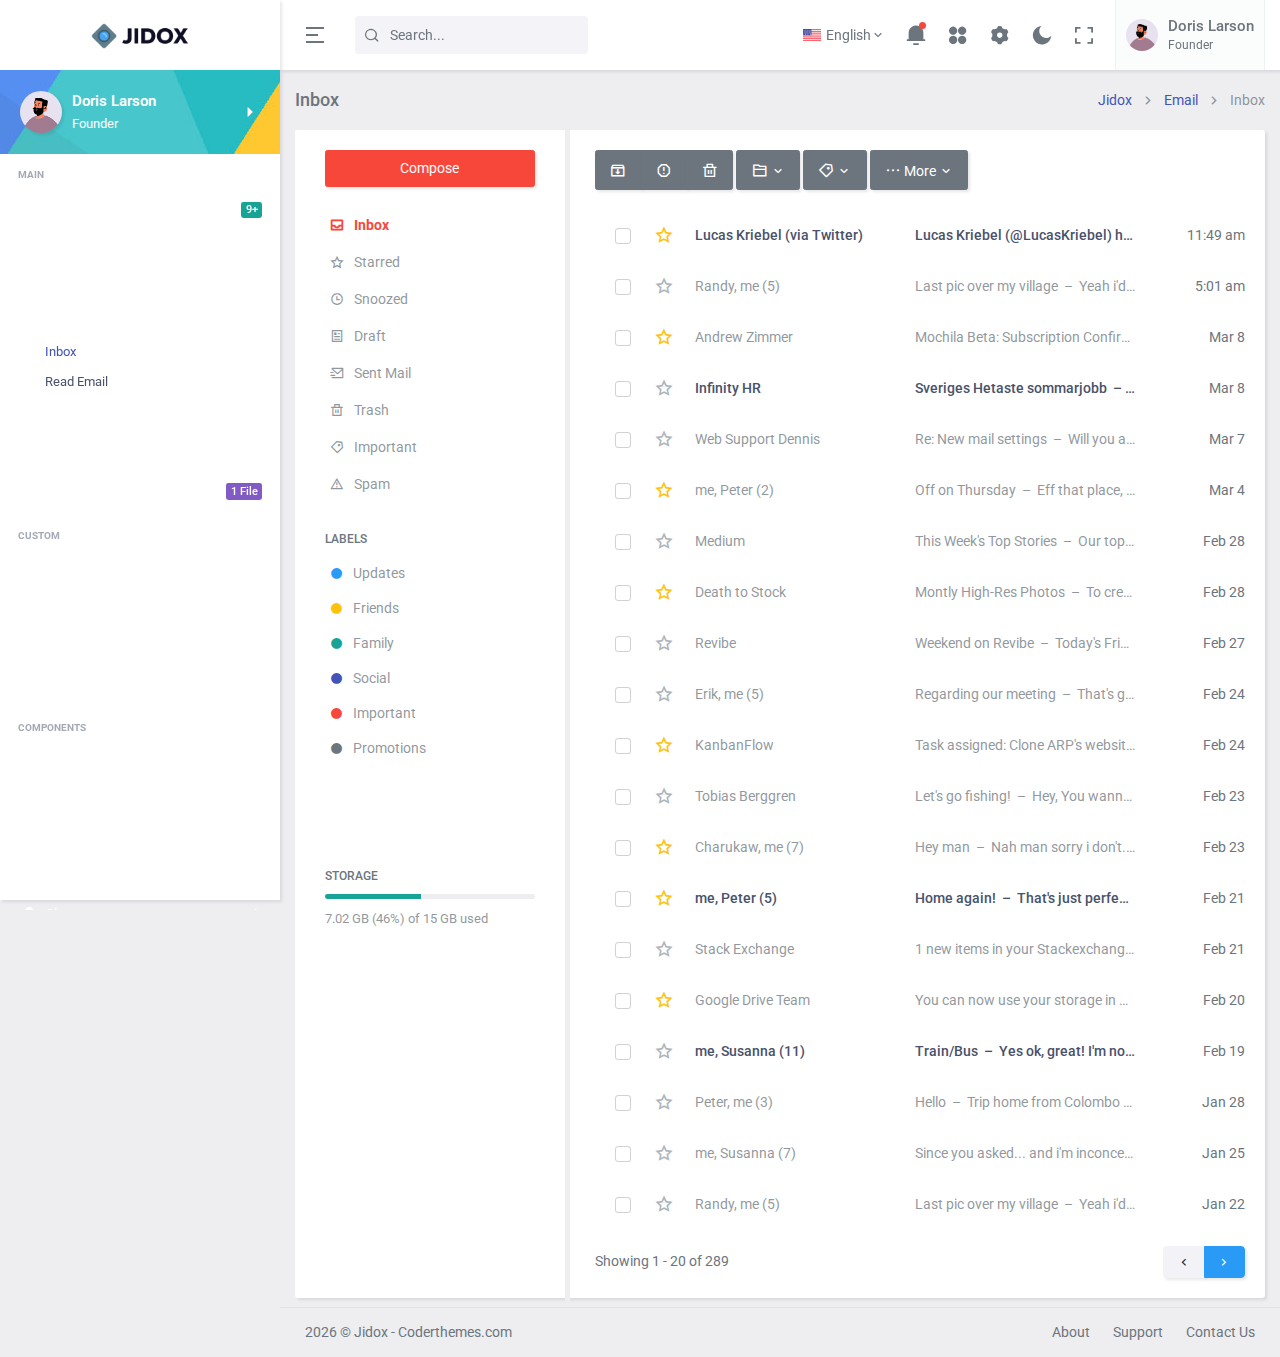
<file: apps-email-inbox.html>
<!DOCTYPE html>
<html lang="en">

    <head>
        <meta charset="utf-8" />
        <title>Inbox | Jidox - Material Design Admin & Dashboard Template</title>
        <meta name="viewport" content="width=device-width, initial-scale=1.0">
        <meta content="A fully featured admin theme which can be used to build CRM, CMS, etc." name="description" />
        <meta content="Coderthemes" name="author" />

        <!-- App favicon -->
        <link rel="shortcut icon" href="assets/images/favicon.ico">
        
        <!-- Quill css -->
        <link href="assets/vendor/quill/quill.core.css" rel="stylesheet" type="text/css" />
        <link href="assets/vendor/quill/quill.snow.css" rel="stylesheet" type="text/css" />

        <!-- Theme Config Js -->
        <script src="assets/js/config.js"></script>

        <!-- App css -->
        <link href="assets/css/app.min.css" rel="stylesheet" type="text/css" id="app-style" />

        <!-- Icons css -->
        <link href="assets/css/icons.min.css" rel="stylesheet" type="text/css" />
    </head>

    <body>
        <!-- Begin page -->
        <div class="wrapper">

            
            <!-- ========== Topbar Start ========== -->
            <div class="navbar-custom">
                <div class="topbar container-fluid">
                    <div class="d-flex align-items-center gap-lg-2 gap-1">

                        <!-- Topbar Brand Logo -->
                        <div class="logo-topbar">
                            <!-- Logo light -->
                            <a href="index.html" class="logo-light">
                                <span class="logo-lg">
                                    <img src="assets/images/logo.png" alt="logo">
                                </span>
                                <span class="logo-sm">
                                    <img src="assets/images/logo-sm.png" alt="small logo">
                                </span>
                            </a>

                            <!-- Logo Dark -->
                            <a href="index.html" class="logo-dark">
                                <span class="logo-lg">
                                    <img src="assets/images/logo-dark.png" alt="dark logo">
                                </span>
                                <span class="logo-sm">
                                    <img src="assets/images/logo-sm.png" alt="small logo">
                                </span>
                            </a>
                        </div>

                        <!-- Sidebar Menu Toggle Button -->
                        <button class="button-toggle-menu">
                            <i class="ri-menu-2-fill"></i>
                        </button>

                        <!-- Horizontal Menu Toggle Button -->
                        <button class="navbar-toggle" data-bs-toggle="collapse" data-bs-target="#topnav-menu-content">
                            <div class="lines">
                                <span></span>
                                <span></span>
                                <span></span>
                            </div>
                        </button>

                        <!-- Topbar Search Form -->
                        <div class="app-search dropdown d-none d-lg-block">
                            <form>
                                <div class="input-group">
                                    <input type="search" class="form-control dropdown-toggle" placeholder="Search..." id="top-search">
                                    <span class="ri-search-line search-icon"></span>
                                </div>
                            </form>

                            <div class="dropdown-menu dropdown-menu-animated dropdown-lg" id="search-dropdown">
                                <!-- item-->
                                <div class="dropdown-header noti-title">
                                    <h5 class="text-overflow mb-1">Found <b class="text-decoration-underline">08</b> results</h5>
                                </div>

                                <!-- item-->
                                <a href="javascript:void(0);" class="dropdown-item notify-item">
                                    <i class="ri-file-chart-line fs-16 me-1"></i>
                                    <span>Analytics Report</span>
                                </a>

                                <!-- item-->
                                <a href="javascript:void(0);" class="dropdown-item notify-item">
                                    <i class="ri-lifebuoy-line fs-16 me-1"></i>
                                    <span>How can I help you?</span>
                                </a>

                                <!-- item-->
                                <a href="javascript:void(0);" class="dropdown-item notify-item">
                                    <i class="ri-user-settings-line fs-16 me-1"></i>
                                    <span>User profile settings</span>
                                </a>

                                <!-- item-->
                                <div class="dropdown-header noti-title">
                                    <h6 class="text-overflow mt-2 mb-1 text-uppercase">Users</h6>
                                </div>

                                <div class="notification-list">
                                    <!-- item-->
                                    <a href="javascript:void(0);" class="dropdown-item notify-item">
                                        <div class="d-flex">
                                            <img class="d-flex me-2 rounded-circle" src="assets/images/users/avatar-2.jpg" alt="Generic placeholder image" height="32">
                                            <div class="w-100">
                                                <h5 class="m-0 fs-14">Erwin Brown</h5>
                                                <span class="fs-12 mb-0">UI Designer</span>
                                            </div>
                                        </div>
                                    </a>

                                    <!-- item-->
                                    <a href="javascript:void(0);" class="dropdown-item notify-item">
                                        <div class="d-flex">
                                            <img class="d-flex me-2 rounded-circle" src="assets/images/users/avatar-5.jpg" alt="Generic placeholder image" height="32">
                                            <div class="w-100">
                                                <h5 class="m-0 fs-14">Jacob Deo</h5>
                                                <span class="fs-12 mb-0">Developer</span>
                                            </div>
                                        </div>
                                    </a>
                                </div>
                            </div>
                        </div>
                    </div>

                    <ul class="topbar-menu d-flex align-items-center gap-3">
                        <li class="dropdown d-lg-none">
                            <a class="nav-link dropdown-toggle arrow-none" data-bs-toggle="dropdown" href="#" role="button" aria-haspopup="false" aria-expanded="false">
                                <i class="ri-search-line fs-22"></i>
                            </a>
                            <div class="dropdown-menu dropdown-menu-end dropdown-menu-animated dropdown-lg p-0">
                                <form class="p-3">
                                    <input type="search" class="form-control" placeholder="Search ..." aria-label="Recipient's username">
                                </form>
                            </div>
                        </li>

                        <li class="dropdown">
                            <a class="nav-link dropdown-toggle arrow-none" data-bs-toggle="dropdown" href="#" role="button" aria-haspopup="false" aria-expanded="false">
                                <img src="assets/images/flags/us.jpg" alt="user-image" class="me-0 me-sm-1" height="12">
                                <span class="align-middle d-none d-lg-inline-block">English</span> <i class="ri-arrow-down-s-line d-none d-sm-inline-block align-middle"></i>
                            </a>
                            <div class="dropdown-menu dropdown-menu-end dropdown-menu-animated">

                                <!-- item-->
                                <a href="javascript:void(0);" class="dropdown-item">
                                    <img src="assets/images/flags/germany.jpg" alt="user-image" class="me-1" height="12"> <span class="align-middle">German</span>
                                </a>

                                <!-- item-->
                                <a href="javascript:void(0);" class="dropdown-item">
                                    <img src="assets/images/flags/italy.jpg" alt="user-image" class="me-1" height="12"> <span class="align-middle">Italian</span>
                                </a>

                                <!-- item-->
                                <a href="javascript:void(0);" class="dropdown-item">
                                    <img src="assets/images/flags/spain.jpg" alt="user-image" class="me-1" height="12"> <span class="align-middle">Spanish</span>
                                </a>

                                <!-- item-->
                                <a href="javascript:void(0);" class="dropdown-item">
                                    <img src="assets/images/flags/russia.jpg" alt="user-image" class="me-1" height="12"> <span class="align-middle">Russian</span>
                                </a>

                            </div>
                        </li>

                        <li class="dropdown notification-list">
                            <a class="nav-link dropdown-toggle arrow-none" data-bs-toggle="dropdown" href="#" role="button" aria-haspopup="false" aria-expanded="false">
                                <i class="ri-notification-3-fill fs-22"></i>
                                <span class="noti-icon-badge"></span>
                            </a>
                            <div class="dropdown-menu dropdown-menu-end dropdown-menu-animated dropdown-lg py-0">
                                <div class="p-2 border-top-0 border-start-0 border-end-0 border-dashed border">
                                    <div class="row align-items-center">
                                        <div class="col">
                                            <h6 class="m-0 fs-16 fw-medium"> Notification</h6>
                                        </div>
                                        <div class="col-auto">
                                            <a href="javascript: void(0);" class="text-dark text-decoration-underline">
                                                <small>Clear All</small>
                                            </a>
                                        </div>
                                    </div>
                                </div>

                                <div style="max-height: 300px;" data-simplebar>

                                    <h5 class="text-muted fs-12 fw-bold p-2 text-uppercase mb-0">Today</h5>
                                    <!-- item-->

                                    <a href="javascript:void(0);" class="dropdown-item p-0 notify-item unread-noti card m-0 shadow-none">
                                        <div class="card-body">
                                            <div class="d-flex align-items-center">
                                                <div class="flex-shrink-0">
                                                    <div class="notify-icon bg-primary">
                                                        <i class="ri-message-3-line fs-18"></i>
                                                    </div>
                                                </div>
                                                <div class="flex-grow-1 text-truncate ms-2">
                                                    <h5 class="noti-item-title fw-medium fs-14">Datacorp <small class="fw-normal text-muted float-end ms-1">1 min ago</small></h5>
                                                    <small class="noti-item-subtitle text-muted">Caleb Flakelar commented on Admin</small>
                                                </div>
                                            </div>
                                        </div>
                                    </a>

                                    <!-- item-->
                                    <a href="javascript:void(0);" class="dropdown-item p-0 notify-item read-noti card m-0 shadow-none">
                                        <div class="card-body">
                                            <div class="d-flex align-items-center">
                                                <div class="flex-shrink-0">
                                                    <div class="notify-icon bg-info">
                                                        <i class="ri-user-add-line fs-18"></i>
                                                    </div>
                                                </div>
                                                <div class="flex-grow-1 text-truncate ms-2">
                                                    <h5 class="noti-item-title fw-medium fs-14">Admin <small class="fw-normal text-muted float-end ms-1">1 hr ago</small></h5>
                                                    <small class="noti-item-subtitle text-muted">New user registered</small>
                                                </div>
                                            </div>
                                        </div>
                                    </a>

                                    <h5 class="text-muted fs-12 fw-bold p-2 mb-0 text-uppercase">Yesterday</h5>

                                    <!-- item-->
                                    <a href="javascript:void(0);" class="dropdown-item p-0 notify-item read-noti card m-0 shadow-none">
                                        <div class="card-body">
                                            <div class="d-flex align-items-center">
                                                <div class="flex-shrink-0">
                                                    <div class="notify-icon">
                                                        <img src="assets/images/users/avatar-2.jpg" class="img-fluid rounded-circle" alt="" />
                                                    </div>
                                                </div>
                                                <div class="flex-grow-1 text-truncate ms-2">
                                                    <h5 class="noti-item-title fw-medium fs-14">Cristina Pride <small class="fw-normal text-muted float-end ms-1">1 day ago</small></h5>
                                                    <small class="noti-item-subtitle text-muted">Hi, How are you? What about our next meeting</small>
                                                </div>
                                            </div>
                                        </div>
                                    </a>

                                    <h5 class="text-muted fs-12 fw-bold p-2 mb-0 text-uppercase">31 Jan 2023</h5>

                                    <!-- item-->
                                    <a href="javascript:void(0);" class="dropdown-item p-0 notify-item read-noti card m-0 shadow-none">
                                        <div class="card-body">
                                            <div class="d-flex align-items-center">
                                                <div class="flex-shrink-0">
                                                    <div class="notify-icon bg-primary">
                                                        <i class="ri-discuss-line fs-18"></i>
                                                    </div>
                                                </div>
                                                <div class="flex-grow-1 text-truncate ms-2">
                                                    <h5 class="noti-item-title fw-medium fs-14">Datacorp</h5>
                                                    <small class="noti-item-subtitle text-muted">Caleb Flakelar commented on Admin</small>
                                                </div>
                                            </div>
                                        </div>
                                    </a>

                                    <!-- item-->
                                    <a href="javascript:void(0);" class="dropdown-item p-0 notify-item read-noti card m-0 shadow-none">
                                        <div class="card-body">
                                            <div class="d-flex align-items-center">
                                                <div class="flex-shrink-0">
                                                    <div class="notify-icon">
                                                        <img src="assets/images/users/avatar-4.jpg" class="img-fluid rounded-circle" alt="" />
                                                    </div>
                                                </div>
                                                <div class="flex-grow-1 text-truncate ms-2">
                                                    <h5 class="noti-item-title fw-medium fs-14">Karen Robinson</h5>
                                                    <small class="noti-item-subtitle text-muted">Wow ! this admin looks good and awesome design</small>
                                                </div>
                                            </div>
                                        </div>
                                    </a>
                                </div>

                                <!-- All-->
                                <a href="javascript:void(0);" class="dropdown-item text-center text-primary text-decoration-underline fw-bold notify-item border-top border-light py-2">
                                    View All
                                </a>

                            </div>
                        </li>

                        <li class="dropdown d-none d-sm-inline-block">
                            <a class="nav-link dropdown-toggle arrow-none" data-bs-toggle="dropdown" href="#" role="button" aria-haspopup="false" aria-expanded="false">
                                <i class="ri-apps-2-fill fs-22"></i>
                            </a>
                            <div class="dropdown-menu dropdown-menu-end dropdown-menu-animated dropdown-lg p-0">

                                <div class="p-2">
                                    <div class="row g-0">
                                        <div class="col">
                                            <a class="dropdown-icon-item" href="#">
                                                <img src="assets/images/brands/github.png" alt="Github">
                                                <span>GitHub</span>
                                            </a>
                                        </div>
                                        <div class="col">
                                            <a class="dropdown-icon-item" href="#">
                                                <img src="assets/images/brands/bitbucket.png" alt="bitbucket">
                                                <span>Bitbucket</span>
                                            </a>
                                        </div>
                                        <div class="col">
                                            <a class="dropdown-icon-item" href="#">
                                                <img src="assets/images/brands/dropbox.png" alt="dropbox">
                                                <span>Dropbox</span>
                                            </a>
                                        </div>
                                    </div>

                                    <div class="row g-0">
                                        <div class="col">
                                            <a class="dropdown-icon-item" href="#">
                                                <img src="assets/images/brands/slack.png" alt="slack">
                                                <span>Slack</span>
                                            </a>
                                        </div>
                                        <div class="col">
                                            <a class="dropdown-icon-item" href="#">
                                                <img src="assets/images/brands/dribbble.png" alt="dribbble">
                                                <span>Dribbble</span>
                                            </a>
                                        </div>
                                        <div class="col">
                                            <a class="dropdown-icon-item" href="#">
                                                <img src="assets/images/brands/behance.png" alt="Behance">
                                                <span>Behance</span>
                                            </a>
                                        </div>
                                    </div> <!-- end row-->
                                </div>

                            </div>
                        </li>

                        <li class="d-none d-sm-inline-block">
                            <a class="nav-link" data-bs-toggle="offcanvas" href="#theme-settings-offcanvas">
                                <i class="ri-settings-3-fill fs-22"></i>
                            </a>
                        </li>

                        <li class="d-none d-sm-inline-block">
                            <div class="nav-link" id="light-dark-mode">
                                <i class="ri-moon-fill fs-22"></i>
                            </div>
                        </li>


                        <li class="d-none d-md-inline-block">
                            <a class="nav-link" href="" data-toggle="fullscreen">
                                <i class="ri-fullscreen-line fs-22"></i>
                            </a>
                        </li>

                        <li class="dropdown me-md-2">
                            <a class="nav-link dropdown-toggle arrow-none nav-user px-2" data-bs-toggle="dropdown" href="#" role="button" aria-haspopup="false" aria-expanded="false">
                                <span class="account-user-avatar">
                                    <img src="assets/images/users/avatar-1.jpg" alt="user-image" width="32" class="rounded-circle">
                                </span>
                                <span class="d-lg-flex flex-column gap-1 d-none">
                                    <h5 class="my-0">Doris Larson</h5>
                                    <h6 class="my-0 fw-normal">Founder</h6>
                                </span>
                            </a>
                            <div class="dropdown-menu dropdown-menu-end dropdown-menu-animated profile-dropdown">
                                <!-- item-->
                                <div class=" dropdown-header noti-title">
                                    <h6 class="text-overflow m-0">Welcome !</h6>
                                </div>

                                <!-- item-->
                                <a href="pages-profile.html" class="dropdown-item">
                                    <i class="ri-account-circle-fill align-middle me-1"></i>
                                    <span>My Account</span>
                                </a>

                                <!-- item-->
                                <a href="pages-profile.html" class="dropdown-item">
                                    <i class="ri-settings-4-fill align-middle me-1"></i>
                                    <span>Settings</span>
                                </a>

                                <!-- item-->
                                <a href="pages-faq.html" class="dropdown-item">
                                    <i class="ri-customer-service-2-fill align-middle me-1"></i>
                                    <span>Support</span>
                                </a>

                                <!-- item-->
                                <a href="auth-lock-screen.html" class="dropdown-item">
                                    <i class="ri-lock-password-fill align-middle me-1"></i>
                                    <span>Lock Screen</span>
                                </a>

                                <!-- item-->
                                <a href="auth-logout-2.html" class="dropdown-item">
                                    <i class="ri-logout-box-fill align-middle me-1"></i>
                                    <span>Logout</span>
                                </a>
                            </div>
                        </li>
                    </ul>
                </div>
            </div>
            <!-- ========== Topbar End ========== -->

            <!-- ========== Left Sidebar Start ========== -->
            <div class="leftside-menu">

                <!-- Brand Logo Light -->
                <a href="index.html" class="logo logo-light">
                    <span class="logo-lg">
                        <img src="assets/images/logo.png" alt="logo">
                    </span>
                    <span class="logo-sm">
                        <img src="assets/images/logo-sm.png" alt="small logo">
                    </span>
                </a>

                <!-- Brand Logo Dark -->
                <a href="index.html" class="logo logo-dark">
                    <span class="logo-lg">
                        <img src="assets/images/logo-dark.png" alt="dark logo">
                    </span>
                    <span class="logo-sm">
                        <img src="assets/images/logo-sm.png" alt="small logo">
                    </span>
                </a>

                <!-- Sidebar Hover Menu Toggle Button -->
                <div class="button-sm-hover" data-bs-toggle="tooltip" data-bs-placement="right" title="Show Full Sidebar">
                    <i class="ri-checkbox-blank-circle-line align-middle"></i>
                </div>

                <!-- Full Sidebar Menu Close Button -->
                <div class="button-close-fullsidebar">
                    <i class="ri-close-fill align-middle"></i>
                </div>

                <!-- Sidebar -left -->
                <div class="h-100" id="leftside-menu-container" data-simplebar>
                    <!-- Leftbar User -->
                    <div class="leftbar-user p-3 text-white">
                        <a href="pages-profile.html" class="d-flex align-items-center text-reset">
                            <div class="flex-shrink-0">
                                <img src="assets/images/users/avatar-1.jpg" alt="user-image" height="42" class="rounded-circle shadow">
                            </div>
                            <div class="flex-grow-1 ms-2">
                                <span class="fw-semibold fs-15 d-block">Doris Larson</span>
                                <span class="fs-13">Founder</span>
                            </div>
                            <div class="ms-auto">
                                <i class="ri-arrow-right-s-fill fs-20"></i>
                            </div>
                        </a>
                    </div>

                    <!--- Sidemenu -->
                    <ul class="side-nav">

                        <li class="side-nav-title mt-1"> Main</li>

                        <li class="side-nav-item">
                            <a href="index.html" class="side-nav-link">
                                <i class="ri-dashboard-2-fill"></i>
                                <span class="badge bg-success float-end">9+</span>
                                <span> Dashboard </span>
                            </a>
                        </li>

                        <li class="side-nav-item">
                            <a href="apps-calendar.html" class="side-nav-link">
                                <i class="ri-calendar-2-fill"></i>
                                <span> Calendar </span>
                            </a>
                        </li>

                        <li class="side-nav-item">
                            <a href="apps-chat.html" class="side-nav-link">
                                <i class="ri-chat-voice-fill"></i>
                                <span> Chat </span>
                            </a>
                        </li>

                        <li class="side-nav-item">
                            <a data-bs-toggle="collapse" href="#sidebarEmail" aria-expanded="false" aria-controls="sidebarEmail" class="side-nav-link">
                                <i class="ri-mail-fill"></i>
                                <span> Email </span>
                                <span class="menu-arrow"></span>
                            </a>
                            <div class="collapse" id="sidebarEmail">
                                <ul class="side-nav-second-level">
                                    <li>
                                        <a href="apps-email-inbox.html">Inbox</a>
                                    </li>
                                    <li>
                                        <a href="apps-email-read.html">Read Email</a>
                                    </li>
                                </ul>
                            </div>
                        </li>

                        <li class="side-nav-item">
                            <a data-bs-toggle="collapse" href="#sidebarTasks" aria-expanded="false" aria-controls="sidebarTasks" class="side-nav-link">
                                <i class="ri-list-check-3"></i>
                                <span> Tasks </span>
                                <span class="menu-arrow"></span>
                            </a>
                            <div class="collapse" id="sidebarTasks">
                                <ul class="side-nav-second-level">
                                    <li>
                                        <a href="apps-tasks.html">List</a>
                                    </li>
                                    <li>
                                        <a href="apps-tasks-details.html">Details</a>
                                    </li>
                                </ul>
                            </div>
                        </li>

                        <li class="side-nav-item">
                            <a href="apps-kanban.html" class="side-nav-link">
                                <i class="ri-clipboard-fill"></i>
                                <span> Kanban Board </span>
                            </a>
                        </li>

                        <li class="side-nav-item">
                            <a href="apps-file-manager.html" class="side-nav-link">
                                <i class="ri-folder-4-fill"></i>
                                <span class="badge bg-purple float-end">1 File</span>
                                <span> File Manager </span>
                            </a>
                        </li>

                        <li class="side-nav-title mt-2">Custom</li>

                        <li class="side-nav-item">
                            <a data-bs-toggle="collapse" href="#sidebarPages" aria-expanded="false" aria-controls="sidebarPages" class="side-nav-link">
                                <i class="ri-pages-fill"></i>
                                <span> Pages </span>
                                <span class="menu-arrow"></span>
                            </a>
                            <div class="collapse" id="sidebarPages">
                                <ul class="side-nav-second-level">
                                    <li>
                                        <a href="pages-profile.html">Profile</a>
                                    </li>
                                    <li>
                                        <a href="pages-invoice.html">Invoice</a>
                                    </li>
                                    <li>
                                        <a href="pages-faq.html">FAQ</a>
                                    </li>
                                    <li>
                                        <a href="pages-pricing.html">Pricing</a>
                                    </li>
                                    <li>
                                        <a href="pages-maintenance.html">Maintenance</a>
                                    </li>
                                    <li>
                                        <a href="pages-starter.html">Starter Page</a>
                                    </li>
                                    <li>
                                        <a href="pages-preloader.html">With Preloader</a>
                                    </li>
                                    <li>
                                        <a href="pages-timeline.html">Timeline</a>
                                    </li>
                                </ul>
                            </div>
                        </li>

                        <li class="side-nav-item">
                            <a data-bs-toggle="collapse" href="#sidebarPagesAuth" aria-expanded="false" aria-controls="sidebarPagesAuth" class="side-nav-link">
                                <i class="ri-group-2-fill"></i>
                                <span> Auth Pages </span>
                                <span class="menu-arrow"></span>
                            </a>
                            <div class="collapse" id="sidebarPagesAuth">
                                <ul class="side-nav-second-level">
                                    <li>
                                        <a href="auth-login.html">Login</a>
                                    </li>
                                    <li>
                                        <a href="auth-login-2.html">Login 2</a>
                                    </li>
                                    <li>
                                        <a href="auth-register.html">Register</a>
                                    </li>
                                    <li>
                                        <a href="auth-register-2.html">Register 2</a>
                                    </li>
                                    <li>
                                        <a href="auth-logout.html">Logout</a>
                                    </li>
                                    <li>
                                        <a href="auth-logout-2.html">Logout 2</a>
                                    </li>
                                    <li>
                                        <a href="auth-recoverpw.html">Recover Password</a>
                                    </li>
                                    <li>
                                        <a href="auth-recoverpw-2.html">Recover Password 2</a>
                                    </li>
                                    <li>
                                        <a href="auth-lock-screen.html">Lock Screen</a>
                                    </li>
                                    <li>
                                        <a href="auth-lock-screen-2.html">Lock Screen 2</a>
                                    </li>
                                    <li>
                                        <a href="auth-confirm-mail.html">Confirm Mail</a>
                                    </li>
                                    <li>
                                        <a href="auth-confirm-mail-2.html">Confirm Mail 2</a>
                                    </li>
                                </ul>
                            </div>
                        </li>

                        <li class="side-nav-item">
                            <a data-bs-toggle="collapse" href="#sidebarPagesError" aria-expanded="false" aria-controls="sidebarPagesError" class="side-nav-link">
                                <i class="ri-error-warning-fill"></i>
                                <span> Error Pages </span>
                                <span class="menu-arrow"></span>
                            </a>
                            <div class="collapse" id="sidebarPagesError">
                                <ul class="side-nav-second-level">
                                    <li>
                                        <a href="error-404.html">Error 404</a>
                                    </li>
                                    <li>
                                        <a href="error-404-alt.html">Error 404-alt</a>
                                    </li>
                                    <li>
                                        <a href="error-500.html">Error 500</a>
                                    </li>
                                </ul>
                            </div>
                        </li>

                        <li class="side-nav-item">
                            <a data-bs-toggle="collapse" href="#sidebarLayouts" aria-expanded="false" aria-controls="sidebarLayouts" class="side-nav-link">
                                <i class="ri-layout-3-fill"></i>
                                <span> Layouts </span>
                                <span class="menu-arrow"></span>
                            </a>
                            <div class="collapse" id="sidebarLayouts">
                                <ul class="side-nav-second-level">
                                    <li>
                                        <a href="layouts-horizontal.html" target="_blank">Horizontal</a>
                                    </li>
                                    <li>
                                        <a href="layouts-detached.html" target="_blank">Detached</a>
                                    </li>
                                    <li>
                                        <a href="layouts-full.html" target="_blank">Full View</a>
                                    </li>
                                    <li>
                                        <a href="layouts-fullscreen.html" target="_blank">Fullscreen View</a>
                                    </li>
                                    <li>
                                        <a href="layouts-hover.html" target="_blank">Hover Menu</a>
                                    </li>
                                    <li>
                                        <a href="layouts-compact.html" target="_blank">Compact</a>
                                    </li>
                                    <li>
                                        <a href="layouts-icon-view.html" target="_blank">Icon View</a>
                                    </li>
                                </ul>
                            </div>
                        </li>

                        <li class="side-nav-title mt-2">Components</li>

                        <li class="side-nav-item">
                            <a data-bs-toggle="collapse" href="#sidebarBaseUI" aria-expanded="false" aria-controls="sidebarBaseUI" class="side-nav-link">
                                <i class="ri-suitcase-fill"></i>
                                <span> Base UI </span>
                                <span class="menu-arrow"></span>
                            </a>
                            <div class="collapse" id="sidebarBaseUI">
                                <ul class="side-nav-second-level">
                                    <li>
                                        <a href="ui-accordions.html">Accordions</a>
                                    </li>
                                    <li>
                                        <a href="ui-alerts.html">Alerts</a>
                                    </li>
                                    <li>
                                        <a href="ui-avatars.html">Avatars</a>
                                    </li>
                                    <li>
                                        <a href="ui-badges.html">Badges</a>
                                    </li>
                                    <li>
                                        <a href="ui-breadcrumb.html">Breadcrumb</a>
                                    </li>
                                    <li>
                                        <a href="ui-buttons.html">Buttons</a>
                                    </li>
                                    <li>
                                        <a href="ui-cards.html">Cards</a>
                                    </li>
                                    <li>
                                        <a href="ui-carousel.html">Carousel</a>
                                    </li>
                                    <li>
                                        <a href="ui-collapse.html">Collapse</a>
                                    </li>
                                    <li>
                                        <a href="ui-dropdowns.html">Dropdowns</a>
                                    </li>
                                    <li>
                                        <a href="ui-embed-video.html">Embed Video</a>
                                    </li>
                                    <li>
                                        <a href="ui-grid.html">Grid</a>
                                    </li>
                                    <li>
                                        <a href="ui-links.html">Links</a>
                                    </li>
                                    <li>
                                        <a href="ui-list-group.html">List Group</a>
                                    </li>
                                    <li>
                                        <a href="ui-modals.html">Modals</a>
                                    </li>
                                    <li>
                                        <a href="ui-notifications.html">Notifications</a>
                                    </li>
                                    <li>
                                        <a href="ui-offcanvas.html">Offcanvas</a>
                                    </li>
                                    <li>
                                        <a href="ui-placeholders.html">Placeholders</a>
                                    </li>
                                    <li>
                                        <a href="ui-pagination.html">Pagination</a>
                                    </li>
                                    <li>
                                        <a href="ui-popovers.html">Popovers</a>
                                    </li>
                                    <li>
                                        <a href="ui-progress.html">Progress</a>
                                    </li>
                                    <li>
                                        <a href="ui-spinners.html">Spinners</a>
                                    </li>
                                    <li>
                                        <a href="ui-tabs.html">Tabs</a>
                                    </li>
                                    <li>
                                        <a href="ui-tooltips.html">Tooltips</a>
                                    </li>
                                    <li>
                                        <a href="ui-typography.html">Typography</a>
                                    </li>
                                    <li>
                                        <a href="ui-utilities.html">Utilities</a>
                                    </li>
                                </ul>
                            </div>
                        </li>

                        <li class="side-nav-item">
                            <a data-bs-toggle="collapse" href="#sidebarExtendedUI" aria-expanded="false" aria-controls="sidebarExtendedUI" class="side-nav-link">
                                <i class="ri-paint-brush-fill"></i>
                                <span> Extended UI </span>
                                <span class="menu-arrow"></span>
                            </a>
                            <div class="collapse" id="sidebarExtendedUI">
                                <ul class="side-nav-second-level">
                                    <li>
                                        <a href="extended-dragula.html">Dragula</a>
                                    </li>
                                    <li>
                                        <a href="extended-range-slider.html">Range Slider</a>
                                    </li>
                                    <li>
                                        <a href="extended-ratings.html">Ratings</a>
                                    </li>
                                    <li>
                                        <a href="extended-scrollbar.html">Scrollbar</a>
                                    </li>
                                    <li>
                                        <a href="extended-scrollspy.html">Scrollspy</a>
                                    </li>
                                </ul>
                            </div>
                        </li>

                        <li class="side-nav-item">
                            <a href="widgets.html" class="side-nav-link">
                                <i class="ri-cup-fill"></i>
                                <span> Widgets </span>
                            </a>
                        </li>

                        <li class="side-nav-item">
                            <a data-bs-toggle="collapse" href="#sidebarIcons" aria-expanded="false" aria-controls="sidebarIcons" class="side-nav-link">
                                <i class="ri-copper-diamond-fill"></i>
                                <span> Icons </span>
                                <span class="menu-arrow"></span>
                            </a>
                            <div class="collapse" id="sidebarIcons">
                                <ul class="side-nav-second-level">
                                    <li>
                                        <a href="icons-remixicons.html">Remix Icons</a>
                                    </li>
                                    <li>
                                        <a href="icons-bootstrap.html">Bootstrap Icons</a>
                                    </li>
                                    <li>
                                        <a href="icons-material-symbol.html">Material Symbol Icons</a>
                                    </li>
                                </ul>
                            </div>
                        </li>

                        <li class="side-nav-item">
                            <a data-bs-toggle="collapse" href="#sidebarCharts" aria-expanded="false" aria-controls="sidebarCharts" class="side-nav-link">
                                <i class="ri-bubble-chart-fill"></i>
                                <span> Charts </span>
                                <span class="menu-arrow"></span>
                            </a>
                            <div class="collapse" id="sidebarCharts">
                                <ul class="side-nav-second-level">
                                    <li class="side-nav-item">
                                        <a data-bs-toggle="collapse" href="#sidebarApexCharts" aria-expanded="false" aria-controls="sidebarApexCharts">
                                            <span> Apex Charts </span>
                                            <span class="menu-arrow"></span>
                                        </a>
                                        <div class="collapse" id="sidebarApexCharts">
                                            <ul class="side-nav-third-level">
                                                <li>
                                                    <a href="charts-apex-area.html">Area</a>
                                                </li>
                                                <li>
                                                    <a href="charts-apex-bar.html">Bar</a>
                                                </li>
                                                <li>
                                                    <a href="charts-apex-bubble.html">Bubble</a>
                                                </li>
                                                <li>
                                                    <a href="charts-apex-candlestick.html">Candlestick</a>
                                                </li>
                                                <li>
                                                    <a href="charts-apex-column.html">Column</a>
                                                </li>
                                                <li>
                                                    <a href="charts-apex-heatmap.html">Heatmap</a>
                                                </li>
                                                <li>
                                                    <a href="charts-apex-line.html">Line</a>
                                                </li>
                                                <li>
                                                    <a href="charts-apex-mixed.html">Mixed</a>
                                                </li>
                                                <li>
                                                    <a href="charts-apex-timeline.html">Timeline</a>
                                                </li>
                                                <li>
                                                    <a href="charts-apex-boxplot.html">Boxplot</a>
                                                </li>
                                                <li>
                                                    <a href="charts-apex-treemap.html">Treemap</a>
                                                </li>
                                                <li>
                                                    <a href="charts-apex-pie.html">Pie</a>
                                                </li>
                                                <li>
                                                    <a href="charts-apex-radar.html">Radar</a>
                                                </li>
                                                <li>
                                                    <a href="charts-apex-radialbar.html">RadialBar</a>
                                                </li>
                                                <li>
                                                    <a href="charts-apex-scatter.html">Scatter</a>
                                                </li>
                                                <li>
                                                    <a href="charts-apex-polar-area.html">Polar Area</a>
                                                </li>
                                                <li>
                                                    <a href="charts-apex-sparklines.html">Sparklines</a>
                                                </li>
                                            </ul>
                                        </div>
                                    </li>
                                    <li class="side-nav-item">
                                        <a data-bs-toggle="collapse" href="#sidebarChartJSCharts" aria-expanded="false" aria-controls="sidebarChartJSCharts">
                                            <span> ChartJS </span>
                                            <span class="menu-arrow"></span>
                                        </a>
                                        <div class="collapse" id="sidebarChartJSCharts">
                                            <ul class="side-nav-third-level">
                                                <li>
                                                    <a href="charts-chartjs-area.html">Area</a>
                                                </li>
                                                <li>
                                                    <a href="charts-chartjs-bar.html">Bar</a>
                                                </li>
                                                <li>
                                                    <a href="charts-chartjs-line.html">Line</a>
                                                </li>
                                                <li>
                                                    <a href="charts-chartjs-other.html">Other</a>
                                                </li>

                                            </ul>
                                        </div>
                                    </li>
                                </ul>
                            </div>
                        </li>

                        <li class="side-nav-item">
                            <a data-bs-toggle="collapse" href="#sidebarForms" aria-expanded="false" aria-controls="sidebarForms" class="side-nav-link">
                                <i class="ri-survey-fill"></i>
                                <span> Forms </span>
                                <span class="menu-arrow"></span>
                            </a>
                            <div class="collapse" id="sidebarForms">
                                <ul class="side-nav-second-level">
                                    <li>
                                        <a href="form-elements.html">Basic Elements</a>
                                    </li>
                                    <li>
                                        <a href="form-advanced.html">Form Advanced</a>
                                    </li>
                                    <li>
                                        <a href="form-validation.html">Validation</a>
                                    </li>
                                    <li>
                                        <a href="form-wizard.html">Wizard</a>
                                    </li>
                                    <li>
                                        <a href="form-fileuploads.html">File Uploads</a>
                                    </li>
                                    <li>
                                        <a href="form-editors.html">Editors</a>
                                    </li>
                                </ul>
                            </div>
                        </li>

                        <li class="side-nav-item">
                            <a data-bs-toggle="collapse" href="#sidebarTables" aria-expanded="false" aria-controls="sidebarTables" class="side-nav-link">
                                <i class="ri-table-fill"></i>
                                <span> Tables </span>
                                <span class="menu-arrow"></span>
                            </a>
                            <div class="collapse" id="sidebarTables">
                                <ul class="side-nav-second-level">
                                    <li>
                                        <a href="tables-basic.html">Basic Tables</a>
                                    </li>
                                    <li>
                                        <a href="tables-datatable.html">Data Tables</a>
                                    </li>
                                </ul>
                            </div>
                        </li>

                        <li class="side-nav-item">
                            <a data-bs-toggle="collapse" href="#sidebarMaps" aria-expanded="false" aria-controls="sidebarMaps" class="side-nav-link">
                                <i class="ri-map-2-fill"></i>
                                <span> Maps </span>
                                <span class="menu-arrow"></span>
                            </a>
                            <div class="collapse" id="sidebarMaps">
                                <ul class="side-nav-second-level">
                                    <li>
                                        <a href="maps-google.html">Google Maps</a>
                                    </li>
                                    <li>
                                        <a href="maps-vector.html">Vector Maps</a>
                                    </li>
                                </ul>
                            </div>
                        </li>

                        <li class="side-nav-item">
                            <a data-bs-toggle="collapse" href="#sidebarMultiLevel" aria-expanded="false" aria-controls="sidebarMultiLevel" class="side-nav-link">
                                <i class="ri-share-fill"></i>
                                <span> Multi Level </span>
                                <span class="menu-arrow"></span>
                            </a>
                            <div class="collapse" id="sidebarMultiLevel">
                                <ul class="side-nav-second-level">
                                    <li class="side-nav-item">
                                        <a data-bs-toggle="collapse" href="#sidebarSecondLevel" aria-expanded="false" aria-controls="sidebarSecondLevel">
                                            <span> Second Level </span>
                                            <span class="menu-arrow"></span>
                                        </a>
                                        <div class="collapse" id="sidebarSecondLevel">
                                            <ul class="side-nav-third-level">
                                                <li>
                                                    <a href="javascript: void(0);">Item 1</a>
                                                </li>
                                                <li>
                                                    <a href="javascript: void(0);">Item 2</a>
                                                </li>
                                            </ul>
                                        </div>
                                    </li>
                                    <li class="side-nav-item">
                                        <a data-bs-toggle="collapse" href="#sidebarThirdLevel" aria-expanded="false" aria-controls="sidebarThirdLevel">
                                            <span> Third Level </span>
                                            <span class="menu-arrow"></span>
                                        </a>
                                        <div class="collapse" id="sidebarThirdLevel">
                                            <ul class="side-nav-third-level">
                                                <li>
                                                    <a href="javascript: void(0);">Item 1</a>
                                                </li>
                                                <li class="side-nav-item">
                                                    <a data-bs-toggle="collapse" href="#sidebarFourthLevel" aria-expanded="false" aria-controls="sidebarFourthLevel">
                                                        <span> Item 2 </span>
                                                        <span class="menu-arrow"></span>
                                                    </a>
                                                    <div class="collapse" id="sidebarFourthLevel">
                                                        <ul class="side-nav-forth-level">
                                                            <li>
                                                                <a href="javascript: void(0);">Item 2.1</a>
                                                            </li>
                                                            <li>
                                                                <a href="javascript: void(0);">Item 2.2</a>
                                                            </li>
                                                        </ul>
                                                    </div>
                                                </li>
                                            </ul>
                                        </div>
                                    </li>
                                </ul>
                            </div>
                        </li>


                    </ul>
                    <!--- End Sidemenu -->

                    <div class="clearfix"></div>
                </div>
            </div>
            <!-- ========== Left Sidebar End ========== -->

            <!-- ============================================================== -->
            <!-- Start Page Content here -->
            <!-- ============================================================== -->

            <div class="content-page">
                <div class="content">

                    <!-- Start Content-->
                    <div class="container-fluid">
                        
                        <!-- start page email-title -->
                        <!-- start page title -->
                        <div class="row">
                            <div class="col-12">
                                <div class="page-title-box justify-content-between d-flex align-items-md-center flex-md-row flex-column">     
                                    <h4 class="page-title">Inbox</h4>
                                    <ol class="breadcrumb m-0">
                                        <li class="breadcrumb-item"><a href="javascript: void(0);">Jidox</a></li>
                                        <li class="breadcrumb-item"><a href="javascript: void(0);">Email</a></li>
                                        <li class="breadcrumb-item active">Inbox</li>
                                    </ol>
                                </div>
                            </div>
                        </div>
                        <!-- end page title -->
                        <!-- end page email-title --> 

                        <div class="row">

                            <!-- Right Sidebar -->
                            <div class="col-12">
                                <div class="card">
                                    <div class="card-body">
                                        <!-- Left sidebar -->
                                        <div class="page-aside-left">
                                            <div class="d-grid">
                                                <button type="button" class="btn btn-danger" data-bs-toggle="modal" data-bs-target="#compose-modal">Compose</button>
                                            </div>

                                            <div class="email-menu-list mt-3">
                                                <a href="javascript: void(0);" class="text-danger fw-bold"><i class="ri-inbox-line me-2"></i>Inbox<span class="badge badge-danger-lighten float-end ms-2">7</span></a>
                                                <a href="javascript: void(0);"><i class="ri-star-line me-2"></i>Starred</a>
                                                <a href="javascript: void(0);"><i class="ri-time-line me-2"></i>Snoozed</a>
                                                <a href="javascript: void(0);"><i class="ri-article-line me-2"></i>Draft<span class="badge badge-info-lighten float-end ms-2">32</span></a>
                                                <a href="javascript: void(0);"><i class="ri-mail-send-line me-2"></i>Sent Mail</a>
                                                <a href="javascript: void(0);"><i class="ri-delete-bin-line me-2"></i>Trash</a>
                                                <a href="javascript: void(0);"><i class="ri-price-tag-3-line me-2"></i>Important</a>
                                                <a href="javascript: void(0);"><i class="ri-alert-line me-2"></i>Spam</a>
                                            </div>

                                            <div class="mt-4">
                                                <h6 class="text-uppercase">Labels</h6>
                                                <div class="email-menu-list labels-list mt-2">
                                                    <a href="javascript: void(0);"><i class="ri-checkbox-blank-circle-fill fs-13 text-info me-2"></i>Updates</a>
                                                    <a href="javascript: void(0);"><i class="ri-checkbox-blank-circle-fill fs-13 text-warning me-2"></i>Friends</a>
                                                    <a href="javascript: void(0);"><i class="ri-checkbox-blank-circle-fill fs-13 text-success me-2"></i>Family</a>
                                                    <a href="javascript: void(0);"><i class="ri-checkbox-blank-circle-fill fs-13 text-primary me-2"></i>Social</a>
                                                    <a href="javascript: void(0);"><i class="ri-checkbox-blank-circle-fill fs-13 text-danger me-2"></i>Important</a>
                                                    <a href="javascript: void(0);"><i class="ri-checkbox-blank-circle-fill fs-13 text-secondary me-2"></i>Promotions</a>
                                                </div>
                                            </div>

                                            <div class="mt-5">
                                                <h4><span class="badge rounded-pill p-1 px-2 badge-secondary-lighten">FREE</span></h4>
                                                <h6 class="text-uppercase mt-3">Storage</h6>
                                                <div class="progress my-2 progress-sm">
                                                    <div class="progress-bar progress-lg bg-success" role="progressbar" style="width: 46%" aria-valuenow="46" aria-valuemin="0" aria-valuemax="100"></div>
                                                </div>
                                                <p class="text-muted fs-13 mb-0">7.02 GB (46%) of 15 GB used</p>
                                            </div>

                                        </div>
                                        <!-- End Left sidebar -->

                                        <div class="page-aside-right">

                                            <div class="btn-group">
                                                <button type="button" class="btn btn-secondary"><i class="ri-inbox-archive-line fs-16"></i></button>
                                                <button type="button" class="btn btn-secondary"><i class="ri-spam-2-line fs-16"></i></button>
                                                <button type="button" class="btn btn-secondary"><i class="ri-delete-bin-line fs-16"></i></button>
                                            </div>
                                            <div class="btn-group">
                                                <button type="button" class="btn btn-secondary dropdown-toggle arrow-none" data-bs-toggle="dropdown" aria-expanded="false">
                                                    <i class="ri-folder-2-line fs-16"></i>
                                                    <i class="ri-arrow-down-s-line"></i>
                                                </button>
                                                <div class="dropdown-menu dropdown-menu-animated">
                                                    <span class="dropdown-header">Move to:</span>
                                                    <a class="dropdown-item" href="javascript: void(0);">Social</a>
                                                    <a class="dropdown-item" href="javascript: void(0);">Promotions</a>
                                                    <a class="dropdown-item" href="javascript: void(0);">Updates</a>
                                                    <a class="dropdown-item" href="javascript: void(0);">Forums</a>
                                                </div>
                                            </div>
                                            <div class="btn-group">
                                                <button type="button" class="btn btn-secondary dropdown-toggle arrow-none" data-bs-toggle="dropdown" aria-expanded="false">
                                                    <i class="ri-price-tag-3-line fs-16"></i>
                                                    <i class="ri-arrow-down-s-line"></i>
                                                </button>
                                                <div class="dropdown-menu dropdown-menu-animated">
                                                    <span class="dropdown-header">Label as:</span>
                                                    <a class="dropdown-item" href="javascript: void(0);">Updates</a>
                                                    <a class="dropdown-item" href="javascript: void(0);">Social</a>
                                                    <a class="dropdown-item" href="javascript: void(0);">Promotions</a>
                                                    <a class="dropdown-item" href="javascript: void(0);">Forums</a>
                                                </div>
                                            </div>

                                            <div class="btn-group">
                                                <button type="button" class="btn btn-secondary dropdown-toggle arrow-none" data-bs-toggle="dropdown" aria-expanded="false">
                                                    <i class="ri-more-line fs-16"></i> More
                                                    <i class="ri-arrow-down-s-line"></i>
                                                </button>
                                                <div class="dropdown-menu dropdown-menu-animated">
                                                    <span class="dropdown-header">More Options :</span>
                                                    <a class="dropdown-item" href="javascript: void(0);">Mark as Unread</a>
                                                    <a class="dropdown-item" href="javascript: void(0);">Add to Tasks</a>
                                                    <a class="dropdown-item" href="javascript: void(0);">Add Star</a>
                                                    <a class="dropdown-item" href="javascript: void(0);">Mute</a>
                                                </div>
                                            </div>

                                            <div class="mt-3">
                                                <ul class="email-list">
                                                    <li class="unread">
                                                        <div class="email-sender-info">
                                                            <div class="checkbox-wrapper-mail">
                                                                <div class="form-check">
                                                                    <input type="checkbox" class="form-check-input" id="mail1">
                                                                    <label class="form-check-label" for="mail1"></label>
                                                                </div>
                                                            </div>
                                                            <span class="star-toggle ri-star-line text-warning"></span>
                                                            <a href="javascript: void(0);" class="email-title">Lucas Kriebel (via Twitter)</a>
                                                        </div>
                                                        <div class="email-content">
                                                            <a href="javascript: void(0);" class="email-subject">Lucas Kriebel (@LucasKriebel) has sent
                                                                you a direct message on Twitter! &nbsp;&ndash;&nbsp;
                                                                <span>@LucasKriebel - Very cool :) Nicklas, You have a new direct message.</span>
                                                            </a>
                                                            <div class="email-date">11:49 am</div>
                                                        </div>
                                                        <div class="email-action-icons">
                                                            <ul class="list-inline">
                                                                <li class="list-inline-item">
                                                                    <a href="javascript: void(0);"><i class="ri-archive-line email-action-icons-item"></i></a>
                                                                </li>
                                                                <li class="list-inline-item">
                                                                    <a href="javascript: void(0);"><i class="ri-delete-bin-6-line email-action-icons-item"></i></a>
                                                                </li>
                                                                <li class="list-inline-item">
                                                                    <a href="javascript: void(0);"><i class="ri-mail-open-line email-action-icons-item"></i></a>
                                                                </li>
                                                                <li class="list-inline-item">
                                                                    <a href="javascript: void(0);"><i class="ri-time-line email-action-icons-item"></i></a>
                                                                </li>
                                                            </ul>
                                                        </div>
                                                    </li>

                                                    <li>
                                                        <div class="email-sender-info">
                                                            <div class="checkbox-wrapper-mail">
                                                                <div class="form-check">
                                                                    <input type="checkbox" class="form-check-input" id="mail2">
                                                                    <label class="form-check-label" for="mail2"></label>
                                                                </div>
                                                            </div>
                                                            <span class="star-toggle ri-star-line"></span>
                                                            <a href="javascript: void(0);" class="email-title">Randy, me (5)</a>
                                                        </div>
                                                        <div class="email-content">
                                                            <a href="javascript: void(0);" class="email-subject">Last pic over my village &nbsp;&ndash;&nbsp;
                                                                <span>Yeah i'd like that! Do you remember the video you showed me of your train ride between Colombo and Kandy? The one with the mountain view? I would love to see that one again!</span>
                                                            </a>
                                                            <div class="email-date">5:01 am</div>
                                                        </div>
                                                        <div class="email-action-icons">
                                                            <ul class="list-inline">
                                                                <li class="list-inline-item">
                                                                    <a href="javascript: void(0);"><i class="ri-archive-line email-action-icons-item"></i></a>
                                                                </li>
                                                                <li class="list-inline-item">
                                                                    <a href="javascript: void(0);"><i class="ri-delete-bin-6-line email-action-icons-item"></i></a>
                                                                </li>
                                                                <li class="list-inline-item">
                                                                    <a href="javascript: void(0);"><i class="ri-mail-unread-line email-action-icons-item"></i></a>
                                                                </li>
                                                                <li class="list-inline-item">
                                                                    <a href="javascript: void(0);"><i class="ri-time-line email-action-icons-item"></i></a>
                                                                </li>
                                                            </ul>
                                                        </div>
                                                    </li>
                                                    <li>
                                                        <div class="email-sender-info">
                                                            <div class="checkbox-wrapper-mail">
                                                                <div class="form-check">
                                                                    <input type="checkbox" class="form-check-input" id="mail3">
                                                                    <label class="form-check-label" for="mail3"></label>
                                                                </div>
                                                            </div>
                                                            <span class="star-toggle ri-star-line text-warning"></span>
                                                            <a href="javascript: void(0);" class="email-title">Andrew Zimmer</a>
                                                        </div>
                                                        <div class="email-content">
                                                            <a href="javascript: void(0);" class="email-subject">Mochila Beta: Subscription Confirmed
                                                                &nbsp;&ndash;&nbsp; <span>You've been confirmed! Welcome to the ruling class of the inbox. For your records, here is a copy of the information you submitted to us...</span>
                                                            </a>
                                                            <div class="email-date">Mar 8</div>
                                                        </div>
                                                        <div class="email-action-icons">
                                                            <ul class="list-inline">
                                                                <li class="list-inline-item">
                                                                    <a href="javascript: void(0);"><i class="ri-archive-line email-action-icons-item"></i></a>
                                                                </li>
                                                                <li class="list-inline-item">
                                                                    <a href="javascript: void(0);"><i class="ri-delete-bin-6-line email-action-icons-item"></i></a>
                                                                </li>
                                                                <li class="list-inline-item">
                                                                    <a href="javascript: void(0);"><i class="ri-mail-unread-line email-action-icons-item"></i></a>
                                                                </li>
                                                                <li class="list-inline-item">
                                                                    <a href="javascript: void(0);"><i class="ri-time-line email-action-icons-item"></i></a>
                                                                </li>
                                                            </ul>
                                                        </div>
                                                    </li>
                                                    <li class="unread">
                                                        <div class="email-sender-info">
                                                            <div class="checkbox-wrapper-mail">
                                                                <div class="form-check">
                                                                    <input type="checkbox" class="form-check-input" id="mail4">
                                                                    <label class="form-check-label" for="mail4"></label>
                                                                </div>
                                                            </div>
                                                            <span class="star-toggle ri-star-line"></span>
                                                            <a href="javascript: void(0);" class="email-title">Infinity HR</a>
                                                        </div>
                                                        <div class="email-content">
                                                            <a href="javascript: void(0);" class="email-subject">Sveriges Hetaste sommarjobb &nbsp;&ndash;&nbsp;
                                                                <span>Hej Nicklas Sandell! Vi vill bjuda in dig till "First tour 2014", ett rekryteringsevent som erbjuder jobb på 16 semesterorter iSverige.</span>
                                                            </a>
                                                            <div class="email-date">Mar 8</div>
                                                        </div>
                                                        <div class="email-action-icons">
                                                            <ul class="list-inline">
                                                                <li class="list-inline-item">
                                                                    <a href="javascript: void(0);"><i class="ri-archive-line email-action-icons-item"></i></a>
                                                                </li>
                                                                <li class="list-inline-item">
                                                                    <a href="javascript: void(0);"><i class="ri-delete-bin-6-line email-action-icons-item"></i></a>
                                                                </li>
                                                                <li class="list-inline-item">
                                                                    <a href="javascript: void(0);"><i class="ri-mail-open-line email-action-icons-item"></i></a>
                                                                </li>
                                                                <li class="list-inline-item">
                                                                    <a href="javascript: void(0);"><i class="ri-time-line email-action-icons-item"></i></a>
                                                                </li>
                                                            </ul>
                                                        </div>
                                                    </li>
                                                    <li>
                                                        <div class="email-sender-info">
                                                            <div class="checkbox-wrapper-mail">
                                                                <div class="form-check">
                                                                    <input type="checkbox" class="form-check-input" id="mail5">
                                                                    <label class="form-check-label" for="mail5"></label>
                                                                </div>
                                                            </div>
                                                            <span class="star-toggle ri-star-line"></span>
                                                            <a href="javascript: void(0);" class="email-title">Web Support Dennis</a>
                                                        </div>
                                                        <div class="email-content">
                                                            <a href="javascript: void(0);" class="email-subject">Re: New mail settings &nbsp;&ndash;&nbsp;
                                                                <span>Will you answer him asap?</span>
                                                            </a>
                                                            <div class="email-date">Mar 7</div>
                                                        </div>
                                                        <div class="email-action-icons">
                                                            <ul class="list-inline">
                                                                <li class="list-inline-item">
                                                                    <a href="javascript: void(0);"><i class="ri-archive-line email-action-icons-item"></i></a>
                                                                </li>
                                                                <li class="list-inline-item">
                                                                    <a href="javascript: void(0);"><i class="ri-delete-bin-6-line email-action-icons-item"></i></a>
                                                                </li>
                                                                <li class="list-inline-item">
                                                                    <a href="javascript: void(0);"><i class="ri-mail-unread-line email-action-icons-item"></i></a>
                                                                </li>
                                                                <li class="list-inline-item">
                                                                    <a href="javascript: void(0);"><i class="ri-time-line email-action-icons-item"></i></a>
                                                                </li>
                                                            </ul>
                                                        </div>
                                                    </li>
                                                    <li>
                                                        <div class="email-sender-info">
                                                            <div class="checkbox-wrapper-mail">
                                                                <div class="form-check">
                                                                    <input type="checkbox" class="form-check-input" id="mail6">
                                                                    <label class="form-check-label" for="mail6"></label>
                                                                </div>
                                                            </div>
                                                            <span class="star-toggle ri-star-line text-warning"></span>
                                                            <a href="javascript: void(0);" class="email-title">me, Peter (2)</a>
                                                        </div>
                                                        <div class="email-content">
                                                            <a href="javascript: void(0);" class="email-subject">Off on Thursday &nbsp;&ndash;&nbsp;
                                                                <span>Eff that place, you might as well stay here with us instead! Sent from my iPhone 4 &gt; 4 mar 2014 at 5:55 pm</span>
                                                            </a>
                                                            <div class="email-date">Mar 4</div>
                                                        </div>
                                                        <div class="email-action-icons">
                                                            <ul class="list-inline">
                                                                <li class="list-inline-item">
                                                                    <a href="javascript: void(0);"><i class="ri-archive-line email-action-icons-item"></i></a>
                                                                </li>
                                                                <li class="list-inline-item">
                                                                    <a href="javascript: void(0);"><i class="ri-delete-bin-6-line email-action-icons-item"></i></a>
                                                                </li>
                                                                <li class="list-inline-item">
                                                                    <a href="javascript: void(0);"><i class="ri-mail-unread-line email-action-icons-item"></i></a>
                                                                </li>
                                                                <li class="list-inline-item">
                                                                    <a href="javascript: void(0);"><i class="ri-time-line email-action-icons-item"></i></a>
                                                                </li>
                                                            </ul>
                                                        </div>
                                                    </li>
                                                    <li>
                                                        <div class="email-sender-info">
                                                            <div class="checkbox-wrapper-mail">
                                                                <div class="form-check">
                                                                    <input type="checkbox" class="form-check-input" id="mail7">
                                                                    <label class="form-check-label" for="mail7"></label>
                                                                </div>
                                                            </div>
                                                            <span class="star-toggle ri-star-line"></span>
                                                            <a href="javascript: void(0);" class="email-title">Medium</a>
                                                        </div>
                                                        <div class="email-content">
                                                            <a href="javascript: void(0);" class="email-subject">This Week's Top Stories &nbsp;&ndash;&nbsp;
                                                                <span>Our top pick for you on Medium this week The Man Who Destroyed America’s Ego</span>
                                                            </a>
                                                            <div class="email-date">Feb 28</div>
                                                        </div>
                                                        <div class="email-action-icons">
                                                            <ul class="list-inline">
                                                                <li class="list-inline-item">
                                                                    <a href="javascript: void(0);"><i class="ri-archive-line email-action-icons-item"></i></a>
                                                                </li>
                                                                <li class="list-inline-item">
                                                                    <a href="javascript: void(0);"><i class="ri-delete-bin-6-line email-action-icons-item"></i></a>
                                                                </li>
                                                                <li class="list-inline-item">
                                                                    <a href="javascript: void(0);"><i class="ri-mail-unread-line email-action-icons-item"></i></a>
                                                                </li>
                                                                <li class="list-inline-item">
                                                                    <a href="javascript: void(0);"><i class="ri-time-line email-action-icons-item"></i></a>
                                                                </li>
                                                            </ul>
                                                        </div>
                                                    </li>
                                                    <li>
                                                        <div class="email-sender-info">
                                                            <div class="checkbox-wrapper-mail">
                                                                <div class="form-check">
                                                                    <input type="checkbox" class="form-check-input" id="mail8">
                                                                    <label class="form-check-label" for="mail8"></label>
                                                                </div>
                                                            </div>
                                                            <span class="star-toggle ri-star-line text-warning"></span>
                                                            <a href="javascript: void(0);" class="email-title">Death to Stock</a>
                                                        </div>
                                                        <div class="email-content">
                                                            <a href="javascript: void(0);" class="email-subject">Montly High-Res Photos &nbsp;&ndash;&nbsp;
                                                                <span>To create this month's pack, we hosted a party with local musician Jared Mahone here in Columbus, Ohio.</span>
                                                            </a>
                                                            <div class="email-date">Feb 28</div>
                                                        </div>
                                                        <div class="email-action-icons">
                                                            <ul class="list-inline">
                                                                <li class="list-inline-item">
                                                                    <a href="javascript: void(0);"><i class="ri-archive-line email-action-icons-item"></i></a>
                                                                </li>
                                                                <li class="list-inline-item">
                                                                    <a href="javascript: void(0);"><i class="ri-delete-bin-6-line email-action-icons-item"></i></a>
                                                                </li>
                                                                <li class="list-inline-item">
                                                                    <a href="javascript: void(0);"><i class="ri-mail-unread-line email-action-icons-item"></i></a>
                                                                </li>
                                                                <li class="list-inline-item">
                                                                    <a href="javascript: void(0);"><i class="ri-time-line email-action-icons-item"></i></a>
                                                                </li>
                                                            </ul>
                                                        </div>
                                                    </li>
                                                    <li>
                                                        <div class="email-sender-info">
                                                            <div class="checkbox-wrapper-mail">
                                                                <div class="form-check">
                                                                    <input type="checkbox" class="form-check-input" id="mail9">
                                                                    <label class="form-check-label" for="mail9"></label>
                                                                </div>
                                                            </div>
                                                            <span class="star-toggle ri-star-line"></span>
                                                            <a href="javascript: void(0);" class="email-title">Revibe</a>
                                                        </div>
                                                        <div class="email-content">
                                                            <a href="javascript: void(0);" class="email-subject">Weekend on Revibe &nbsp;&ndash;&nbsp;
                                                                <span>Today's Friday and we thought maybe you want some music inspiration for the weekend. Here are some trending tracks and playlists we think you should give a listen!</span>
                                                            </a>
                                                            <div class="email-date">Feb 27</div>
                                                        </div>
                                                        <div class="email-action-icons">
                                                            <ul class="list-inline">
                                                                <li class="list-inline-item">
                                                                    <a href="javascript: void(0);"><i class="ri-archive-line email-action-icons-item"></i></a>
                                                                </li>
                                                                <li class="list-inline-item">
                                                                    <a href="javascript: void(0);"><i class="ri-delete-bin-6-line email-action-icons-item"></i></a>
                                                                </li>
                                                                <li class="list-inline-item">
                                                                    <a href="javascript: void(0);"><i class="ri-mail-unread-line email-action-icons-item"></i></a>
                                                                </li>
                                                                <li class="list-inline-item">
                                                                    <a href="javascript: void(0);"><i class="ri-time-line email-action-icons-item"></i></a>
                                                                </li>
                                                            </ul>
                                                        </div>
                                                    </li>
                                                    <li>
                                                        <div class="email-sender-info">
                                                            <div class="checkbox-wrapper-mail">
                                                                <div class="form-check">
                                                                    <input type="checkbox" class="form-check-input" id="mail10">
                                                                    <label class="form-check-label" for="mail10"></label>
                                                                </div>
                                                            </div>
                                                            <span class="star-toggle ri-star-line"></span>
                                                            <a href="javascript: void(0);" class="email-title">Erik, me (5)</a>
                                                        </div>
                                                        <div class="email-content">
                                                            <a href="javascript: void(0);" class="email-subject">Regarding our meeting &nbsp;&ndash;&nbsp;
                                                                <span>That's great, see you on Thursday!</span>
                                                            </a>
                                                            <div class="email-date">Feb 24</div>
                                                        </div>
                                                        <div class="email-action-icons">
                                                            <ul class="list-inline">
                                                                <li class="list-inline-item">
                                                                    <a href="javascript: void(0);"><i class="ri-archive-line email-action-icons-item"></i></a>
                                                                </li>
                                                                <li class="list-inline-item">
                                                                    <a href="javascript: void(0);"><i class="ri-delete-bin-6-line email-action-icons-item"></i></a>
                                                                </li>
                                                                <li class="list-inline-item">
                                                                    <a href="javascript: void(0);"><i class="ri-mail-unread-line email-action-icons-item"></i></a>
                                                                </li>
                                                                <li class="list-inline-item">
                                                                    <a href="javascript: void(0);"><i class="ri-time-line email-action-icons-item"></i></a>
                                                                </li>
                                                            </ul>
                                                        </div>
                                                    </li>
                                                    <li>
                                                        <div class="email-sender-info">
                                                            <div class="checkbox-wrapper-mail">
                                                                <div class="form-check">
                                                                    <input type="checkbox" class="form-check-input" id="mail11">
                                                                    <label class="form-check-label" for="mail11"></label>
                                                                </div>
                                                            </div>
                                                            <span class="star-toggle ri-star-line text-warning"></span>
                                                            <a href="javascript: void(0);" class="email-title">KanbanFlow</a>
                                                        </div>
                                                        <div class="email-content">
                                                            <a href="javascript: void(0);" class="email-subject">Task assigned: Clone ARP's website
                                                                &nbsp;&ndash;&nbsp; <span>You have been assigned a task by Alex@Work on the board Web.</span>
                                                            </a>
                                                            <div class="email-date">Feb 24</div>
                                                        </div>
                                                        <div class="email-action-icons">
                                                            <ul class="list-inline">
                                                                <li class="list-inline-item">
                                                                    <a href="javascript: void(0);"><i class="ri-archive-line email-action-icons-item"></i></a>
                                                                </li>
                                                                <li class="list-inline-item">
                                                                    <a href="javascript: void(0);"><i class="ri-delete-bin-6-line email-action-icons-item"></i></a>
                                                                </li>
                                                                <li class="list-inline-item">
                                                                    <a href="javascript: void(0);"><i class="ri-mail-unread-line email-action-icons-item"></i></a>
                                                                </li>
                                                                <li class="list-inline-item">
                                                                    <a href="javascript: void(0);"><i class="ri-time-line email-action-icons-item"></i></a>
                                                                </li>
                                                            </ul>
                                                        </div>
                                                    </li>
                                                    <li>
                                                        <div class="email-sender-info">
                                                            <div class="checkbox-wrapper-mail">
                                                                <div class="form-check">
                                                                    <input type="checkbox" class="form-check-input" id="mail12">
                                                                    <label class="form-check-label" for="mail12"></label>
                                                                </div>
                                                            </div>
                                                            <span class="star-toggle ri-star-line"></span>
                                                            <a href="javascript: void(0);" class="email-title">Tobias Berggren</a>
                                                        </div>
                                                        <div class="email-content">
                                                            <a href="javascript: void(0);" class="email-subject">Let's go fishing! &nbsp;&ndash;&nbsp;
                                                                <span>Hey, You wanna join me and Fred at the lake tomorrow? It'll be awesome.</span>
                                                            </a>
                                                            <div class="email-date">Feb 23</div>
                                                        </div>
                                                        <div class="email-action-icons">
                                                            <ul class="list-inline">
                                                                <li class="list-inline-item">
                                                                    <a href="javascript: void(0);"><i class="ri-archive-line email-action-icons-item"></i></a>
                                                                </li>
                                                                <li class="list-inline-item">
                                                                    <a href="javascript: void(0);"><i class="ri-delete-bin-6-line email-action-icons-item"></i></a>
                                                                </li>
                                                                <li class="list-inline-item">
                                                                    <a href="javascript: void(0);"><i class="ri-mail-unread-line email-action-icons-item"></i></a>
                                                                </li>
                                                                <li class="list-inline-item">
                                                                    <a href="javascript: void(0);"><i class="ri-time-line email-action-icons-item"></i></a>
                                                                </li>
                                                            </ul>
                                                        </div>
                                                    </li>
                                                    <li>
                                                        <div class="email-sender-info">
                                                            <div class="checkbox-wrapper-mail">
                                                                <div class="form-check">
                                                                    <input type="checkbox" class="form-check-input" id="mail13">
                                                                    <label class="form-check-label" for="mail13"></label>
                                                                </div>
                                                            </div>
                                                            <span class="star-toggle ri-star-line text-warning"></span>
                                                            <a href="javascript: void(0);" class="email-title">Charukaw, me (7)</a>
                                                        </div>
                                                        <div class="email-content">
                                                            <a href="javascript: void(0);" class="email-subject">Hey man &nbsp;&ndash;&nbsp; <span
                                                                   >Nah man sorry i don't. Should i get it?</span>
                                                            </a>
                                                            <div class="email-date">Feb 23</div>
                                                        </div>
                                                        <div class="email-action-icons">
                                                            <ul class="list-inline">
                                                                <li class="list-inline-item">
                                                                    <a href="javascript: void(0);"><i class="ri-archive-line email-action-icons-item"></i></a>
                                                                </li>
                                                                <li class="list-inline-item">
                                                                    <a href="javascript: void(0);"><i class="ri-delete-bin-6-line email-action-icons-item"></i></a>
                                                                </li>
                                                                <li class="list-inline-item">
                                                                    <a href="javascript: void(0);"><i class="ri-mail-unread-line email-action-icons-item"></i></a>
                                                                </li>
                                                                <li class="list-inline-item">
                                                                    <a href="javascript: void(0);"><i class="ri-time-line email-action-icons-item"></i></a>
                                                                </li>
                                                            </ul>
                                                        </div>
                                                    </li>
                                                    <li class="unread">
                                                        <div class="email-sender-info">
                                                            <div class="checkbox-wrapper-mail">
                                                                <div class="form-check">
                                                                    <input type="checkbox" class="form-check-input" id="mail14">
                                                                    <label class="form-check-label" for="mail14"></label>
                                                                </div>
                                                            </div>
                                                            <span class="star-toggle ri-star-line text-warning"></span>
                                                            <a href="javascript: void(0);" class="email-title">me, Peter (5)</a>
                                                        </div>
                                                        <div class="email-content">
                                                            <a href="javascript: void(0);" class="email-subject">Home again! &nbsp;&ndash;&nbsp; <span
                                                                   >That's just perfect! See you tomorrow.</span>
                                                            </a>
                                                            <div class="email-date">Feb 21</div>
                                                        </div>
                                                        <div class="email-action-icons">
                                                            <ul class="list-inline">
                                                                <li class="list-inline-item">
                                                                    <a href="javascript: void(0);"><i class="ri-archive-line email-action-icons-item"></i></a>
                                                                </li>
                                                                <li class="list-inline-item">
                                                                    <a href="javascript: void(0);"><i class="ri-delete-bin-6-line email-action-icons-item"></i></a>
                                                                </li>
                                                                <li class="list-inline-item">
                                                                    <a href="javascript: void(0);"><i class="ri-mail-open-line email-action-icons-item"></i></a>
                                                                </li>
                                                                <li class="list-inline-item">
                                                                    <a href="javascript: void(0);"><i class="ri-time-line email-action-icons-item"></i></a>
                                                                </li>
                                                            </ul>
                                                        </div>
                                                    </li>
                                                    <li>
                                                        <div class="email-sender-info">
                                                            <div class="checkbox-wrapper-mail">
                                                                <div class="form-check">
                                                                    <input type="checkbox" class="form-check-input" id="mail15">
                                                                    <label class="form-check-label" for="mail15"></label>
                                                                </div>
                                                            </div>
                                                            <span class="star-toggle ri-star-line"></span>
                                                            <a href="javascript: void(0);" class="email-title">Stack Exchange</a>
                                                        </div>
                                                        <div class="email-content">
                                                            <a href="javascript: void(0);" class="email-subject">1 new items in your Stackexchange inbox
                                                                &nbsp;&ndash;&nbsp; <span>The following items were added to your Stack Exchange global inbox since you last checked it.</span>
                                                            </a>
                                                            <div class="email-date">Feb 21</div>
                                                        </div>
                                                        <div class="email-action-icons">
                                                            <ul class="list-inline">
                                                                <li class="list-inline-item">
                                                                    <a href="javascript: void(0);"><i class="ri-archive-line email-action-icons-item"></i></a>
                                                                </li>
                                                                <li class="list-inline-item">
                                                                    <a href="javascript: void(0);"><i class="ri-delete-bin-6-line email-action-icons-item"></i></a>
                                                                </li>
                                                                <li class="list-inline-item">
                                                                    <a href="javascript: void(0);"><i class="ri-mail-unread-line email-action-icons-item"></i></a>
                                                                </li>
                                                                <li class="list-inline-item">
                                                                    <a href="javascript: void(0);"><i class="ri-time-line email-action-icons-item"></i></a>
                                                                </li>
                                                            </ul>
                                                        </div>
                                                    </li>
                                                    <li>
                                                        <div class="email-sender-info">
                                                            <div class="checkbox-wrapper-mail">
                                                                <div class="form-check">
                                                                    <input type="checkbox" class="form-check-input" id="mail16">
                                                                    <label class="form-check-label" for="mail16"></label>
                                                                </div>
                                                            </div>
                                                            <span class="star-toggle ri-star-line text-warning"></span>
                                                            <a href="javascript: void(0);" class="email-title">Google Drive Team</a>
                                                        </div>
                                                        <div class="email-content">
                                                            <a href="javascript: void(0);" class="email-subject">You can now use your storage in Google
                                                                Drive &nbsp;&ndash;&nbsp; <span>Hey Nicklas Sandell! Thank you for purchasing extra storage space in Google Drive.</span>
                                                            </a>
                                                            <div class="email-date">Feb 20</div>
                                                        </div>
                                                        <div class="email-action-icons">
                                                            <ul class="list-inline">
                                                                <li class="list-inline-item">
                                                                    <a href="javascript: void(0);"><i class="ri-archive-line email-action-icons-item"></i></a>
                                                                </li>
                                                                <li class="list-inline-item">
                                                                    <a href="javascript: void(0);"><i class="ri-delete-bin-6-line email-action-icons-item"></i></a>
                                                                </li>
                                                                <li class="list-inline-item">
                                                                    <a href="javascript: void(0);"><i class="ri-mail-unread-line email-action-icons-item"></i></a>
                                                                </li>
                                                                <li class="list-inline-item">
                                                                    <a href="javascript: void(0);"><i class="ri-time-line email-action-icons-item"></i></a>
                                                                </li>
                                                            </ul>
                                                        </div>
                                                    </li>
                                                    <li class="unread">
                                                        <div class="email-sender-info">
                                                            <div class="checkbox-wrapper-mail">
                                                                <div class="form-check">
                                                                    <input type="checkbox" class="form-check-input" id="mail17">
                                                                    <label class="form-check-label" for="mail17"></label>
                                                                </div>
                                                            </div>
                                                            <span class="star-toggle ri-star-line"></span>
                                                            <a href="javascript: void(0);" class="email-title">me, Susanna (11)</a>
                                                        </div>
                                                        <div class="email-content">
                                                            <a href="javascript: void(0);" class="email-subject">Train/Bus &nbsp;&ndash;&nbsp; <span
                                                                   >Yes ok, great! I'm not stuck in Stockholm anymore, we're making progress.</span>
                                                            </a>
                                                            <div class="email-date">Feb 19</div>
                                                        </div>
                                                        <div class="email-action-icons">
                                                            <ul class="list-inline">
                                                                <li class="list-inline-item">
                                                                    <a href="javascript: void(0);"><i class="ri-archive-line email-action-icons-item"></i></a>
                                                                </li>
                                                                <li class="list-inline-item">
                                                                    <a href="javascript: void(0);"><i class="ri-delete-bin-6-line email-action-icons-item"></i></a>
                                                                </li>
                                                                <li class="list-inline-item">
                                                                    <a href="javascript: void(0);"><i class="ri-mail-open-line email-action-icons-item"></i></a>
                                                                </li>
                                                                <li class="list-inline-item">
                                                                    <a href="javascript: void(0);"><i class="ri-time-line email-action-icons-item"></i></a>
                                                                </li>
                                                            </ul>
                                                        </div>
                                                    </li>
                                                    <li>
                                                        <div class="email-sender-info">
                                                            <div class="checkbox-wrapper-mail">
                                                                <div class="form-check">
                                                                    <input type="checkbox" class="form-check-input" id="mail18">
                                                                    <label class="form-check-label" for="mail18"></label>
                                                                </div>
                                                            </div>
                                                            <span class="star-toggle ri-star-line"></span>
                                                            <a href="javascript: void(0);" class="email-title">Peter, me (3)</a>
                                                        </div>
                                                        <div class="email-content">
                                                            <a href="javascript: void(0);" class="email-subject">Hello &nbsp;&ndash;&nbsp; <span
                                                                   >Trip home from Colombo has been arranged, then Jenna will come get me from Stockholm. :)</span>
                                                            </a>
                                                            <div class="email-date">Jan 28</div>
                                                        </div>
                                                        <div class="email-action-icons">
                                                            <ul class="list-inline">
                                                                <li class="list-inline-item">
                                                                    <a href="javascript: void(0);"><i class="ri-archive-line email-action-icons-item"></i></a>
                                                                </li>
                                                                <li class="list-inline-item">
                                                                    <a href="javascript: void(0);"><i class="ri-delete-bin-6-line email-action-icons-item"></i></a>
                                                                </li>
                                                                <li class="list-inline-item">
                                                                    <a href="javascript: void(0);"><i class="ri-mail-unread-line email-action-icons-item"></i></a>
                                                                </li>
                                                                <li class="list-inline-item">
                                                                    <a href="javascript: void(0);"><i class="ri-time-line email-action-icons-item"></i></a>
                                                                </li>
                                                            </ul>
                                                        </div>
                                                    </li>
                                                    <li>
                                                        <div class="email-sender-info">
                                                            <div class="checkbox-wrapper-mail">
                                                                <div class="form-check">
                                                                    <input type="checkbox" class="form-check-input" id="mail19">
                                                                    <label class="form-check-label" for="mail19"></label>
                                                                </div>
                                                            </div>
                                                            <span class="star-toggle ri-star-line"></span>
                                                            <a href="javascript: void(0);" class="email-title">me, Susanna (7)</a>
                                                        </div>
                                                        <div class="email-content">
                                                            <a href="javascript: void(0);" class="email-subject">Since you asked... and i'm
                                                                inconceivably bored at the train station &nbsp;&ndash;&nbsp;
                                                                <span>Alright thanks. I'll have to re-book that somehow, i'll get back to you.</span>
                                                            </a>
                                                            <div class="email-date">Jan 25</div>
                                                        </div>
                                                        <div class="email-action-icons">
                                                            <ul class="list-inline">
                                                                <li class="list-inline-item">
                                                                    <a href="javascript: void(0);"><i class="ri-archive-line email-action-icons-item"></i></a>
                                                                </li>
                                                                <li class="list-inline-item">
                                                                    <a href="javascript: void(0);"><i class="ri-delete-bin-6-line email-action-icons-item"></i></a>
                                                                </li>
                                                                <li class="list-inline-item">
                                                                    <a href="javascript: void(0);"><i class="ri-mail-unread-line email-action-icons-item"></i></a>
                                                                </li>
                                                                <li class="list-inline-item">
                                                                    <a href="javascript: void(0);"><i class="ri-time-line email-action-icons-item"></i></a>
                                                                </li>
                                                            </ul>
                                                        </div>
                                                    </li>

                                                    <li>
                                                        <div class="email-sender-info">
                                                            <div class="checkbox-wrapper-mail">
                                                                <div class="form-check">
                                                                    <input type="checkbox" class="form-check-input" id="mail20">
                                                                    <label class="form-check-label" for="mail20"></label>
                                                                </div>
                                                            </div>
                                                            <span class="star-toggle ri-star-line"></span>
                                                            <a href="javascript: void(0);" class="email-title">Randy, me (5)</a>
                                                        </div>
                                                        <div class="email-content">
                                                            <a href="javascript: void(0);" class="email-subject">Last pic over my village &nbsp;&ndash;&nbsp;
                                                                <span>Yeah i'd like that! Do you remember the video you showed me of your train ride between Colombo and Kandy? The one with the mountain view? I would love to see that one again!</span>
                                                            </a>
                                                            <div class="email-date">Jan 22</div>
                                                        </div>
                                                        <div class="email-action-icons">
                                                            <ul class="list-inline">
                                                                <li class="list-inline-item">
                                                                    <a href="javascript: void(0);"><i class="ri-archive-line email-action-icons-item"></i></a>
                                                                </li>
                                                                <li class="list-inline-item">
                                                                    <a href="javascript: void(0);"><i class="ri-delete-bin-6-line email-action-icons-item"></i></a>
                                                                </li>
                                                                <li class="list-inline-item">
                                                                    <a href="javascript: void(0);"><i class="ri-mail-unread-line email-action-icons-item"></i></a>
                                                                </li>
                                                                <li class="list-inline-item">
                                                                    <a href="javascript: void(0);"><i class="ri-time-line email-action-icons-item"></i></a>
                                                                </li>
                                                            </ul>
                                                        </div>
                                                    </li>
                                                </ul>
                                            </div>
                                            <!-- end .mt-4 -->

                                            <div class="row">
                                                <div class="col-7 mt-1">
                                                    Showing 1 - 20 of 289
                                                </div> <!-- end col-->
                                                <div class="col-5">
                                                    <div class="btn-group float-end">
                                                        <button type="button" class="btn btn-light btn-sm"><i class="ri-arrow-left-s-line"></i></button>
                                                        <button type="button" class="btn btn-info btn-sm"><i class="ri-arrow-right-s-line"></i></button>
                                                    </div>
                                                </div> <!-- end col-->
                                            </div>
                                            <!-- end row-->
                                        </div> 
                                        <!-- end inbox-rightbar-->
                                    </div>
                                    <!-- end card-body -->
                                    <div class="clearfix"></div>
                                </div> <!-- end card-box -->

                            </div> <!-- end Col -->
                        </div><!-- End row -->
                        
                    </div> <!-- container -->

                </div> <!-- content -->


                <!-- Compose Modal -->
                <div id="compose-modal" class="modal fade" tabindex="-1" role="dialog" aria-labelledby="compose-header-modalLabel" aria-hidden="true">
                    <div class="modal-dialog">
                        <div class="modal-content">
                            <div class="modal-header modal-colored-header bg-primary">
                                <h4 class="modal-title" id="compose-header-modalLabel">New Message</h4>
                                <button type="button" class="btn-close btn-close-white" data-bs-dismiss="modal" aria-label="Close"></button>
                            </div>
                            <div class="p-1">
                                <div class="modal-body px-3 pt-3 pb-0">
                                    <form>
                                        <div class="mb-2">
                                            <label for="msgto" class="form-label">To</label>
                                            <input type="text" id="msgto" class="form-control" placeholder="Example@email.com">
                                        </div>
                                        <div class="mb-2">
                                            <label for="mailsubject" class="form-label">Subject</label>
                                            <input type="text" id="mailsubject" class="form-control" placeholder="Your subject">
                                        </div>
                                        <div class="write-mdg-box mb-3">
                                            <label class="form-label">Message</label>
                                            <div id="snow-editor" style="height: 200px;">
                                                <h3>This is a simple editable area.</h3>
                                                <p>
                                                    End of simple area
                                                </p>
                                            </div><!-- end Snow-editor-->
                                        </div>
                                    </form>
                                </div>
                                <div class="px-3 pb-3">
                                    <button type="button" class="btn btn-primary" data-bs-dismiss="modal"><i class="ri-send-plane-2-line me-1"></i> Send Message</button>
                                    <button type="button" class="btn btn-light" data-bs-dismiss="modal">Cancel</button>
                                </div>
                            </div>
                        </div><!-- /.modal-content -->
                    </div><!-- /.modal-dialog -->
                </div><!-- /.modal -->


                <!-- Footer Start -->
                <footer class="footer">
                    <div class="container-fluid">
                        <div class="row">
                            <div class="col-md-6">
                                <script>document.write(new Date().getFullYear())</script> © Jidox - Coderthemes.com
                            </div>
                            <div class="col-md-6">
                                <div class="text-md-end footer-links d-none d-md-block">
                                    <a href="javascript: void(0);">About</a>
                                    <a href="javascript: void(0);">Support</a>
                                    <a href="javascript: void(0);">Contact Us</a>
                                </div>
                            </div>
                        </div>
                    </div>
                </footer>
                <!-- end Footer -->

            </div>

            <!-- ============================================================== -->
            <!-- End Page content -->
            <!-- ============================================================== -->

        </div>
        <!-- END wrapper -->

        <!-- Theme Settings -->
        <div class="offcanvas offcanvas-end" tabindex="-1" id="theme-settings-offcanvas">
            <div class="d-flex align-items-center bg-primary p-3 offcanvas-header">
                <h5 class="text-white m-0">Theme Settings</h5>
                <button type="button" class="btn-close btn-close-white ms-auto" data-bs-dismiss="offcanvas" aria-label="Close"></button>
            </div>

            <div class="offcanvas-body p-0">
                <div data-simplebar class="h-100">
                    <div class="card mb-0 p-3">
                        <div class="alert alert-warning" role="alert">
                            <strong>Customize </strong> the overall color scheme, sidebar menu, etc.
                        </div>

                        <h5 class="mt-0 fs-16 fw-bold mb-3">Choose Layout</h5>
                        <div class="d-flex flex-column gap-2">
                            <div class="form-check form-switch">
                                <input id="customizer-layout01" name="data-layout" type="checkbox" value="vertical" class="form-check-input">
                                <label class="form-check-label" for="customizer-layout01">Vertical</label>
                            </div>
                            <div class="form-check form-switch">
                                <input id="customizer-layout02" name="data-layout" type="checkbox" value="horizontal" class="form-check-input">
                                <label class="form-check-label" for="customizer-layout02">Horizontal</label>
                            </div>
                        </div>

                        <h5 class="my-3 fs-16 fw-bold">Color Scheme</h5>

                        <div class="d-flex flex-column gap-2">
                            <div class="form-check form-switch">
                                <input class="form-check-input" type="checkbox" name="data-bs-theme" id="layout-color-light" value="light">
                                <label class="form-check-label" for="layout-color-light">Light</label>
                            </div>

                            <div class="form-check form-switch">
                                <input class="form-check-input" type="checkbox" name="data-bs-theme" id="layout-color-dark" value="dark">
                                <label class="form-check-label" for="layout-color-dark">Dark</label>
                            </div>
                        </div>

                        <div id="layout-width">
                            <h5 class="my-3 fs-16 fw-bold">Layout Mode</h5>

                            <div class="d-flex flex-column gap-2">
                                <div class="form-check form-switch">
                                    <input class="form-check-input" type="checkbox" name="data-layout-mode" id="layout-mode-fluid" value="fluid">
                                    <label class="form-check-label" for="layout-mode-fluid">Fluid</label>
                                </div>

                                <div id="layout-boxed">
                                    <div class="form-check form-switch">
                                        <input class="form-check-input" type="checkbox" name="data-layout-mode" id="layout-mode-boxed" value="boxed">
                                        <label class="form-check-label" for="layout-mode-boxed">Boxed</label>
                                    </div>
                                </div>

                                <div id="layout-detached">
                                    <div class="form-check form-switch">
                                        <input class="form-check-input" type="checkbox" name="data-layout-mode" id="data-layout-detached" value="detached">
                                        <label class="form-check-label" for="data-layout-detached">Detached</label>
                                    </div>
                                </div>
                            </div>
                        </div>

                        <h5 class="my-3 fs-16 fw-bold">Topbar Color</h5>

                        <div class="d-flex flex-column gap-2">
                            <div class="form-check form-switch">
                                <input class="form-check-input" type="checkbox" name="data-topbar-color" id="topbar-color-light" value="light">
                                <label class="form-check-label" for="topbar-color-light">Light</label>
                            </div>

                            <div class="form-check form-switch">
                                <input class="form-check-input" type="checkbox" name="data-topbar-color" id="topbar-color-dark" value="dark">
                                <label class="form-check-label" for="topbar-color-dark">Dark</label>
                            </div>

                            <div class="form-check form-switch">
                                <input class="form-check-input" type="checkbox" name="data-topbar-color" id="topbar-color-brand" value="brand">
                                <label class="form-check-label" for="topbar-color-brand">Brand</label>
                            </div>
                        </div>

                        <div>
                            <h5 class="my-3 fs-16 fw-bold">Menu Color</h5>

                            <div class="d-flex flex-column gap-2">
                                <div class="form-check form-switch">
                                    <input class="form-check-input" type="checkbox" name="data-menu-color" id="leftbar-color-light" value="light">
                                    <label class="form-check-label" for="leftbar-color-light">Light</label>
                                </div>

                                <div class="form-check form-switch">
                                    <input class="form-check-input" type="checkbox" name="data-menu-color" id="leftbar-color-dark" value="dark">
                                    <label class="form-check-label" for="leftbar-color-dark">Dark</label>
                                </div>
                                <div class="form-check form-switch">
                                    <input class="form-check-input" type="checkbox" name="data-menu-color" id="leftbar-color-brand" value="brand">
                                    <label class="form-check-label" for="leftbar-color-brand">Brand</label>
                                </div>
                            </div>
                        </div>

                        <div id="sidebar-size">
                            <h5 class="my-3 fs-16 fw-bold">Sidebar Size</h5>

                            <div class="d-flex flex-column gap-2">
                                <div class="form-check form-switch">
                                    <input class="form-check-input" type="checkbox" name="data-sidenav-size" id="leftbar-size-default" value="default">
                                    <label class="form-check-label" for="leftbar-size-default">Default</label>
                                </div>

                                <div class="form-check form-switch">
                                    <input class="form-check-input" type="checkbox" name="data-sidenav-size" id="leftbar-size-compact" value="compact">
                                    <label class="form-check-label" for="leftbar-size-compact">Compact</label>
                                </div>

                                <div class="form-check form-switch">
                                    <input class="form-check-input" type="checkbox" name="data-sidenav-size" id="leftbar-size-small" value="condensed">
                                    <label class="form-check-label" for="leftbar-size-small">Condensed</label>
                                </div>

                                <div class="form-check form-switch">
                                    <input class="form-check-input" type="checkbox" name="data-sidenav-size" id="leftbar-size-small-hover" value="sm-hover">
                                    <label class="form-check-label" for="leftbar-size-small-hover">Hover View</label>
                                </div>

                                <div class="form-check form-switch">
                                    <input class="form-check-input" type="checkbox" name="data-sidenav-size" id="leftbar-size-full" value="full">
                                    <label class="form-check-label" for="leftbar-size-full">Full Layout</label>
                                </div>

                                <div class="form-check form-switch">
                                    <input class="form-check-input" type="checkbox" name="data-sidenav-size" id="leftbar-size-fullscreen" value="fullscreen">
                                    <label class="form-check-label" for="leftbar-size-fullscreen">Fullscreen Layout</label>
                                </div>
                            </div>
                        </div>

                        <div id="layout-position">
                            <h5 class="my-3 fs-16 fw-bold">Layout Position</h5>

                            <div class="btn-group checkbox" role="group">
                                <input type="radio" class="btn-check" name="data-layout-position" id="layout-position-fixed" value="fixed">
                                <label class="btn btn-soft-primary w-sm" for="layout-position-fixed">Fixed</label>

                                <input type="radio" class="btn-check" name="data-layout-position" id="layout-position-scrollable" value="scrollable">
                                <label class="btn btn-soft-primary w-sm ms-0" for="layout-position-scrollable">Scrollable</label>
                            </div>
                        </div>

                        <div id="sidebar-user">
                            <div class="d-flex justify-content-between align-items-center mt-3">
                                <label class="fs-16 fw-bold m-0" for="sidebaruser-check">Sidebar User Info</label>
                                <div class="form-check form-switch">
                                    <input type="checkbox" class="form-check-input" name="sidebar-user" id="sidebaruser-check">
                                </div>
                            </div>
                        </div>

                    </div>
                </div>

            </div>
            <div class="offcanvas-footer border-top p-3 text-center">
                <div class="row">
                    <div class="col-6">
                        <button type="button" class="btn btn-light w-100" id="reset-layout">Reset</button>
                    </div>
                    <div class="col-6">
                        <a href="#" role="button" class="btn btn-primary w-100">Buy Now</a>
                    </div>
                </div>
            </div>
        </div>  

        <!-- Vendor js -->
        <script src="assets/js/vendor.min.js"></script>

        <!-- Quill Editor js -->
        <script src="assets/vendor/quill/quill.min.js"></script>

        <!-- Page init js -->
        <script src="assets/js/pages/demo.inbox.js"></script>

        <!-- App js -->
        <script src="assets/js/app.min.js"></script>

    </body>
</html>
</file>
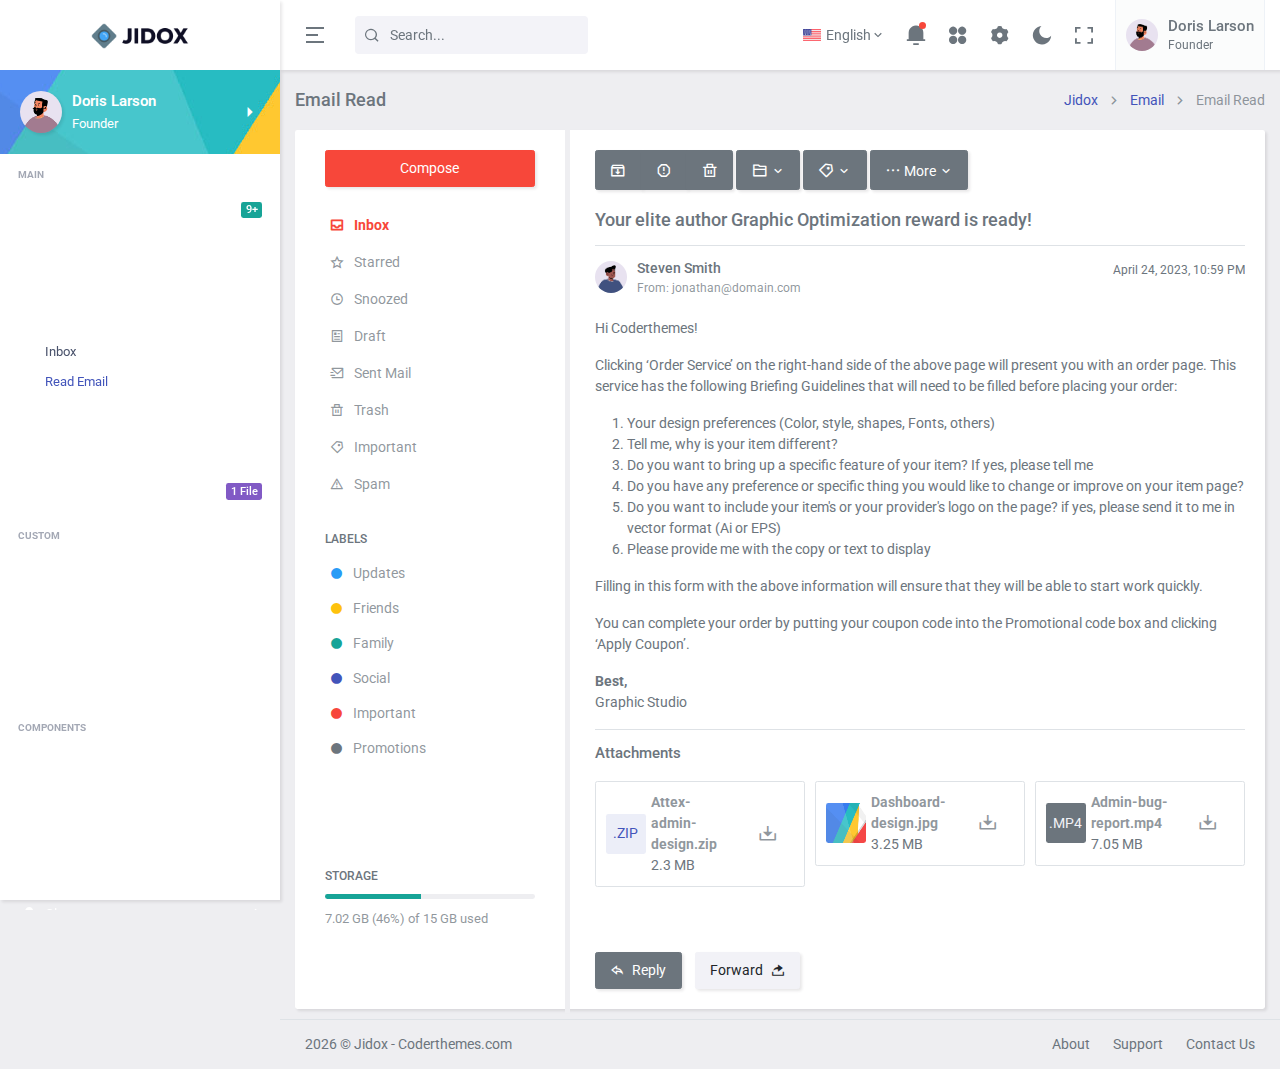
<file: apps-email-read.html>
<!DOCTYPE html>
<html lang="en">

    <head>
        <meta charset="utf-8" />
        <title>Email Read | Jidox - Material Design Admin & Dashboard Template</title>
        <meta name="viewport" content="width=device-width, initial-scale=1.0">
        <meta content="A fully featured admin theme which can be used to build CRM, CMS, etc." name="description" />
        <meta content="Coderthemes" name="author" />

        <!-- App favicon -->
        <link rel="shortcut icon" href="assets/images/favicon.ico">

        <!-- Quill css -->
        <link href="assets/vendor/quill/quill.core.css" rel="stylesheet" type="text/css" />
        <link href="assets/vendor/quill/quill.snow.css" rel="stylesheet" type="text/css" />

        <!-- Theme Config Js -->
        <script src="assets/js/config.js"></script>

        <!-- App css -->
        <link href="assets/css/app.min.css" rel="stylesheet" type="text/css" id="app-style" />

        <!-- Icons css -->
        <link href="assets/css/icons.min.css" rel="stylesheet" type="text/css" />
    </head>

    <body>
        <!-- Begin page -->
        <div class="wrapper">

            
            <!-- ========== Topbar Start ========== -->
            <div class="navbar-custom">
                <div class="topbar container-fluid">
                    <div class="d-flex align-items-center gap-lg-2 gap-1">

                        <!-- Topbar Brand Logo -->
                        <div class="logo-topbar">
                            <!-- Logo light -->
                            <a href="index.html" class="logo-light">
                                <span class="logo-lg">
                                    <img src="assets/images/logo.png" alt="logo">
                                </span>
                                <span class="logo-sm">
                                    <img src="assets/images/logo-sm.png" alt="small logo">
                                </span>
                            </a>

                            <!-- Logo Dark -->
                            <a href="index.html" class="logo-dark">
                                <span class="logo-lg">
                                    <img src="assets/images/logo-dark.png" alt="dark logo">
                                </span>
                                <span class="logo-sm">
                                    <img src="assets/images/logo-sm.png" alt="small logo">
                                </span>
                            </a>
                        </div>

                        <!-- Sidebar Menu Toggle Button -->
                        <button class="button-toggle-menu">
                            <i class="ri-menu-2-fill"></i>
                        </button>

                        <!-- Horizontal Menu Toggle Button -->
                        <button class="navbar-toggle" data-bs-toggle="collapse" data-bs-target="#topnav-menu-content">
                            <div class="lines">
                                <span></span>
                                <span></span>
                                <span></span>
                            </div>
                        </button>

                        <!-- Topbar Search Form -->
                        <div class="app-search dropdown d-none d-lg-block">
                            <form>
                                <div class="input-group">
                                    <input type="search" class="form-control dropdown-toggle" placeholder="Search..." id="top-search">
                                    <span class="ri-search-line search-icon"></span>
                                </div>
                            </form>

                            <div class="dropdown-menu dropdown-menu-animated dropdown-lg" id="search-dropdown">
                                <!-- item-->
                                <div class="dropdown-header noti-title">
                                    <h5 class="text-overflow mb-1">Found <b class="text-decoration-underline">08</b> results</h5>
                                </div>

                                <!-- item-->
                                <a href="javascript:void(0);" class="dropdown-item notify-item">
                                    <i class="ri-file-chart-line fs-16 me-1"></i>
                                    <span>Analytics Report</span>
                                </a>

                                <!-- item-->
                                <a href="javascript:void(0);" class="dropdown-item notify-item">
                                    <i class="ri-lifebuoy-line fs-16 me-1"></i>
                                    <span>How can I help you?</span>
                                </a>

                                <!-- item-->
                                <a href="javascript:void(0);" class="dropdown-item notify-item">
                                    <i class="ri-user-settings-line fs-16 me-1"></i>
                                    <span>User profile settings</span>
                                </a>

                                <!-- item-->
                                <div class="dropdown-header noti-title">
                                    <h6 class="text-overflow mt-2 mb-1 text-uppercase">Users</h6>
                                </div>

                                <div class="notification-list">
                                    <!-- item-->
                                    <a href="javascript:void(0);" class="dropdown-item notify-item">
                                        <div class="d-flex">
                                            <img class="d-flex me-2 rounded-circle" src="assets/images/users/avatar-2.jpg" alt="Generic placeholder image" height="32">
                                            <div class="w-100">
                                                <h5 class="m-0 fs-14">Erwin Brown</h5>
                                                <span class="fs-12 mb-0">UI Designer</span>
                                            </div>
                                        </div>
                                    </a>

                                    <!-- item-->
                                    <a href="javascript:void(0);" class="dropdown-item notify-item">
                                        <div class="d-flex">
                                            <img class="d-flex me-2 rounded-circle" src="assets/images/users/avatar-5.jpg" alt="Generic placeholder image" height="32">
                                            <div class="w-100">
                                                <h5 class="m-0 fs-14">Jacob Deo</h5>
                                                <span class="fs-12 mb-0">Developer</span>
                                            </div>
                                        </div>
                                    </a>
                                </div>
                            </div>
                        </div>
                    </div>

                    <ul class="topbar-menu d-flex align-items-center gap-3">
                        <li class="dropdown d-lg-none">
                            <a class="nav-link dropdown-toggle arrow-none" data-bs-toggle="dropdown" href="#" role="button" aria-haspopup="false" aria-expanded="false">
                                <i class="ri-search-line fs-22"></i>
                            </a>
                            <div class="dropdown-menu dropdown-menu-end dropdown-menu-animated dropdown-lg p-0">
                                <form class="p-3">
                                    <input type="search" class="form-control" placeholder="Search ..." aria-label="Recipient's username">
                                </form>
                            </div>
                        </li>

                        <li class="dropdown">
                            <a class="nav-link dropdown-toggle arrow-none" data-bs-toggle="dropdown" href="#" role="button" aria-haspopup="false" aria-expanded="false">
                                <img src="assets/images/flags/us.jpg" alt="user-image" class="me-0 me-sm-1" height="12">
                                <span class="align-middle d-none d-lg-inline-block">English</span> <i class="ri-arrow-down-s-line d-none d-sm-inline-block align-middle"></i>
                            </a>
                            <div class="dropdown-menu dropdown-menu-end dropdown-menu-animated">

                                <!-- item-->
                                <a href="javascript:void(0);" class="dropdown-item">
                                    <img src="assets/images/flags/germany.jpg" alt="user-image" class="me-1" height="12"> <span class="align-middle">German</span>
                                </a>

                                <!-- item-->
                                <a href="javascript:void(0);" class="dropdown-item">
                                    <img src="assets/images/flags/italy.jpg" alt="user-image" class="me-1" height="12"> <span class="align-middle">Italian</span>
                                </a>

                                <!-- item-->
                                <a href="javascript:void(0);" class="dropdown-item">
                                    <img src="assets/images/flags/spain.jpg" alt="user-image" class="me-1" height="12"> <span class="align-middle">Spanish</span>
                                </a>

                                <!-- item-->
                                <a href="javascript:void(0);" class="dropdown-item">
                                    <img src="assets/images/flags/russia.jpg" alt="user-image" class="me-1" height="12"> <span class="align-middle">Russian</span>
                                </a>

                            </div>
                        </li>

                        <li class="dropdown notification-list">
                            <a class="nav-link dropdown-toggle arrow-none" data-bs-toggle="dropdown" href="#" role="button" aria-haspopup="false" aria-expanded="false">
                                <i class="ri-notification-3-fill fs-22"></i>
                                <span class="noti-icon-badge"></span>
                            </a>
                            <div class="dropdown-menu dropdown-menu-end dropdown-menu-animated dropdown-lg py-0">
                                <div class="p-2 border-top-0 border-start-0 border-end-0 border-dashed border">
                                    <div class="row align-items-center">
                                        <div class="col">
                                            <h6 class="m-0 fs-16 fw-medium"> Notification</h6>
                                        </div>
                                        <div class="col-auto">
                                            <a href="javascript: void(0);" class="text-dark text-decoration-underline">
                                                <small>Clear All</small>
                                            </a>
                                        </div>
                                    </div>
                                </div>

                                <div style="max-height: 300px;" data-simplebar>

                                    <h5 class="text-muted fs-12 fw-bold p-2 text-uppercase mb-0">Today</h5>
                                    <!-- item-->

                                    <a href="javascript:void(0);" class="dropdown-item p-0 notify-item unread-noti card m-0 shadow-none">
                                        <div class="card-body">
                                            <div class="d-flex align-items-center">
                                                <div class="flex-shrink-0">
                                                    <div class="notify-icon bg-primary">
                                                        <i class="ri-message-3-line fs-18"></i>
                                                    </div>
                                                </div>
                                                <div class="flex-grow-1 text-truncate ms-2">
                                                    <h5 class="noti-item-title fw-medium fs-14">Datacorp <small class="fw-normal text-muted float-end ms-1">1 min ago</small></h5>
                                                    <small class="noti-item-subtitle text-muted">Caleb Flakelar commented on Admin</small>
                                                </div>
                                            </div>
                                        </div>
                                    </a>

                                    <!-- item-->
                                    <a href="javascript:void(0);" class="dropdown-item p-0 notify-item read-noti card m-0 shadow-none">
                                        <div class="card-body">
                                            <div class="d-flex align-items-center">
                                                <div class="flex-shrink-0">
                                                    <div class="notify-icon bg-info">
                                                        <i class="ri-user-add-line fs-18"></i>
                                                    </div>
                                                </div>
                                                <div class="flex-grow-1 text-truncate ms-2">
                                                    <h5 class="noti-item-title fw-medium fs-14">Admin <small class="fw-normal text-muted float-end ms-1">1 hr ago</small></h5>
                                                    <small class="noti-item-subtitle text-muted">New user registered</small>
                                                </div>
                                            </div>
                                        </div>
                                    </a>

                                    <h5 class="text-muted fs-12 fw-bold p-2 mb-0 text-uppercase">Yesterday</h5>

                                    <!-- item-->
                                    <a href="javascript:void(0);" class="dropdown-item p-0 notify-item read-noti card m-0 shadow-none">
                                        <div class="card-body">
                                            <div class="d-flex align-items-center">
                                                <div class="flex-shrink-0">
                                                    <div class="notify-icon">
                                                        <img src="assets/images/users/avatar-2.jpg" class="img-fluid rounded-circle" alt="" />
                                                    </div>
                                                </div>
                                                <div class="flex-grow-1 text-truncate ms-2">
                                                    <h5 class="noti-item-title fw-medium fs-14">Cristina Pride <small class="fw-normal text-muted float-end ms-1">1 day ago</small></h5>
                                                    <small class="noti-item-subtitle text-muted">Hi, How are you? What about our next meeting</small>
                                                </div>
                                            </div>
                                        </div>
                                    </a>

                                    <h5 class="text-muted fs-12 fw-bold p-2 mb-0 text-uppercase">31 Jan 2023</h5>

                                    <!-- item-->
                                    <a href="javascript:void(0);" class="dropdown-item p-0 notify-item read-noti card m-0 shadow-none">
                                        <div class="card-body">
                                            <div class="d-flex align-items-center">
                                                <div class="flex-shrink-0">
                                                    <div class="notify-icon bg-primary">
                                                        <i class="ri-discuss-line fs-18"></i>
                                                    </div>
                                                </div>
                                                <div class="flex-grow-1 text-truncate ms-2">
                                                    <h5 class="noti-item-title fw-medium fs-14">Datacorp</h5>
                                                    <small class="noti-item-subtitle text-muted">Caleb Flakelar commented on Admin</small>
                                                </div>
                                            </div>
                                        </div>
                                    </a>

                                    <!-- item-->
                                    <a href="javascript:void(0);" class="dropdown-item p-0 notify-item read-noti card m-0 shadow-none">
                                        <div class="card-body">
                                            <div class="d-flex align-items-center">
                                                <div class="flex-shrink-0">
                                                    <div class="notify-icon">
                                                        <img src="assets/images/users/avatar-4.jpg" class="img-fluid rounded-circle" alt="" />
                                                    </div>
                                                </div>
                                                <div class="flex-grow-1 text-truncate ms-2">
                                                    <h5 class="noti-item-title fw-medium fs-14">Karen Robinson</h5>
                                                    <small class="noti-item-subtitle text-muted">Wow ! this admin looks good and awesome design</small>
                                                </div>
                                            </div>
                                        </div>
                                    </a>
                                </div>

                                <!-- All-->
                                <a href="javascript:void(0);" class="dropdown-item text-center text-primary text-decoration-underline fw-bold notify-item border-top border-light py-2">
                                    View All
                                </a>

                            </div>
                        </li>

                        <li class="dropdown d-none d-sm-inline-block">
                            <a class="nav-link dropdown-toggle arrow-none" data-bs-toggle="dropdown" href="#" role="button" aria-haspopup="false" aria-expanded="false">
                                <i class="ri-apps-2-fill fs-22"></i>
                            </a>
                            <div class="dropdown-menu dropdown-menu-end dropdown-menu-animated dropdown-lg p-0">

                                <div class="p-2">
                                    <div class="row g-0">
                                        <div class="col">
                                            <a class="dropdown-icon-item" href="#">
                                                <img src="assets/images/brands/github.png" alt="Github">
                                                <span>GitHub</span>
                                            </a>
                                        </div>
                                        <div class="col">
                                            <a class="dropdown-icon-item" href="#">
                                                <img src="assets/images/brands/bitbucket.png" alt="bitbucket">
                                                <span>Bitbucket</span>
                                            </a>
                                        </div>
                                        <div class="col">
                                            <a class="dropdown-icon-item" href="#">
                                                <img src="assets/images/brands/dropbox.png" alt="dropbox">
                                                <span>Dropbox</span>
                                            </a>
                                        </div>
                                    </div>

                                    <div class="row g-0">
                                        <div class="col">
                                            <a class="dropdown-icon-item" href="#">
                                                <img src="assets/images/brands/slack.png" alt="slack">
                                                <span>Slack</span>
                                            </a>
                                        </div>
                                        <div class="col">
                                            <a class="dropdown-icon-item" href="#">
                                                <img src="assets/images/brands/dribbble.png" alt="dribbble">
                                                <span>Dribbble</span>
                                            </a>
                                        </div>
                                        <div class="col">
                                            <a class="dropdown-icon-item" href="#">
                                                <img src="assets/images/brands/behance.png" alt="Behance">
                                                <span>Behance</span>
                                            </a>
                                        </div>
                                    </div> <!-- end row-->
                                </div>

                            </div>
                        </li>

                        <li class="d-none d-sm-inline-block">
                            <a class="nav-link" data-bs-toggle="offcanvas" href="#theme-settings-offcanvas">
                                <i class="ri-settings-3-fill fs-22"></i>
                            </a>
                        </li>

                        <li class="d-none d-sm-inline-block">
                            <div class="nav-link" id="light-dark-mode">
                                <i class="ri-moon-fill fs-22"></i>
                            </div>
                        </li>


                        <li class="d-none d-md-inline-block">
                            <a class="nav-link" href="" data-toggle="fullscreen">
                                <i class="ri-fullscreen-line fs-22"></i>
                            </a>
                        </li>

                        <li class="dropdown me-md-2">
                            <a class="nav-link dropdown-toggle arrow-none nav-user px-2" data-bs-toggle="dropdown" href="#" role="button" aria-haspopup="false" aria-expanded="false">
                                <span class="account-user-avatar">
                                    <img src="assets/images/users/avatar-1.jpg" alt="user-image" width="32" class="rounded-circle">
                                </span>
                                <span class="d-lg-flex flex-column gap-1 d-none">
                                    <h5 class="my-0">Doris Larson</h5>
                                    <h6 class="my-0 fw-normal">Founder</h6>
                                </span>
                            </a>
                            <div class="dropdown-menu dropdown-menu-end dropdown-menu-animated profile-dropdown">
                                <!-- item-->
                                <div class=" dropdown-header noti-title">
                                    <h6 class="text-overflow m-0">Welcome !</h6>
                                </div>

                                <!-- item-->
                                <a href="pages-profile.html" class="dropdown-item">
                                    <i class="ri-account-circle-fill align-middle me-1"></i>
                                    <span>My Account</span>
                                </a>

                                <!-- item-->
                                <a href="pages-profile.html" class="dropdown-item">
                                    <i class="ri-settings-4-fill align-middle me-1"></i>
                                    <span>Settings</span>
                                </a>

                                <!-- item-->
                                <a href="pages-faq.html" class="dropdown-item">
                                    <i class="ri-customer-service-2-fill align-middle me-1"></i>
                                    <span>Support</span>
                                </a>

                                <!-- item-->
                                <a href="auth-lock-screen.html" class="dropdown-item">
                                    <i class="ri-lock-password-fill align-middle me-1"></i>
                                    <span>Lock Screen</span>
                                </a>

                                <!-- item-->
                                <a href="auth-logout-2.html" class="dropdown-item">
                                    <i class="ri-logout-box-fill align-middle me-1"></i>
                                    <span>Logout</span>
                                </a>
                            </div>
                        </li>
                    </ul>
                </div>
            </div>
            <!-- ========== Topbar End ========== -->

            <!-- ========== Left Sidebar Start ========== -->
            <div class="leftside-menu">

                <!-- Brand Logo Light -->
                <a href="index.html" class="logo logo-light">
                    <span class="logo-lg">
                        <img src="assets/images/logo.png" alt="logo">
                    </span>
                    <span class="logo-sm">
                        <img src="assets/images/logo-sm.png" alt="small logo">
                    </span>
                </a>

                <!-- Brand Logo Dark -->
                <a href="index.html" class="logo logo-dark">
                    <span class="logo-lg">
                        <img src="assets/images/logo-dark.png" alt="dark logo">
                    </span>
                    <span class="logo-sm">
                        <img src="assets/images/logo-sm.png" alt="small logo">
                    </span>
                </a>

                <!-- Sidebar Hover Menu Toggle Button -->
                <div class="button-sm-hover" data-bs-toggle="tooltip" data-bs-placement="right" title="Show Full Sidebar">
                    <i class="ri-checkbox-blank-circle-line align-middle"></i>
                </div>

                <!-- Full Sidebar Menu Close Button -->
                <div class="button-close-fullsidebar">
                    <i class="ri-close-fill align-middle"></i>
                </div>

                <!-- Sidebar -left -->
                <div class="h-100" id="leftside-menu-container" data-simplebar>
                    <!-- Leftbar User -->
                    <div class="leftbar-user p-3 text-white">
                        <a href="pages-profile.html" class="d-flex align-items-center text-reset">
                            <div class="flex-shrink-0">
                                <img src="assets/images/users/avatar-1.jpg" alt="user-image" height="42" class="rounded-circle shadow">
                            </div>
                            <div class="flex-grow-1 ms-2">
                                <span class="fw-semibold fs-15 d-block">Doris Larson</span>
                                <span class="fs-13">Founder</span>
                            </div>
                            <div class="ms-auto">
                                <i class="ri-arrow-right-s-fill fs-20"></i>
                            </div>
                        </a>
                    </div>

                    <!--- Sidemenu -->
                    <ul class="side-nav">

                        <li class="side-nav-title mt-1"> Main</li>

                        <li class="side-nav-item">
                            <a href="index.html" class="side-nav-link">
                                <i class="ri-dashboard-2-fill"></i>
                                <span class="badge bg-success float-end">9+</span>
                                <span> Dashboard </span>
                            </a>
                        </li>

                        <li class="side-nav-item">
                            <a href="apps-calendar.html" class="side-nav-link">
                                <i class="ri-calendar-2-fill"></i>
                                <span> Calendar </span>
                            </a>
                        </li>

                        <li class="side-nav-item">
                            <a href="apps-chat.html" class="side-nav-link">
                                <i class="ri-chat-voice-fill"></i>
                                <span> Chat </span>
                            </a>
                        </li>

                        <li class="side-nav-item">
                            <a data-bs-toggle="collapse" href="#sidebarEmail" aria-expanded="false" aria-controls="sidebarEmail" class="side-nav-link">
                                <i class="ri-mail-fill"></i>
                                <span> Email </span>
                                <span class="menu-arrow"></span>
                            </a>
                            <div class="collapse" id="sidebarEmail">
                                <ul class="side-nav-second-level">
                                    <li>
                                        <a href="apps-email-inbox.html">Inbox</a>
                                    </li>
                                    <li>
                                        <a href="apps-email-read.html">Read Email</a>
                                    </li>
                                </ul>
                            </div>
                        </li>

                        <li class="side-nav-item">
                            <a data-bs-toggle="collapse" href="#sidebarTasks" aria-expanded="false" aria-controls="sidebarTasks" class="side-nav-link">
                                <i class="ri-list-check-3"></i>
                                <span> Tasks </span>
                                <span class="menu-arrow"></span>
                            </a>
                            <div class="collapse" id="sidebarTasks">
                                <ul class="side-nav-second-level">
                                    <li>
                                        <a href="apps-tasks.html">List</a>
                                    </li>
                                    <li>
                                        <a href="apps-tasks-details.html">Details</a>
                                    </li>
                                </ul>
                            </div>
                        </li>

                        <li class="side-nav-item">
                            <a href="apps-kanban.html" class="side-nav-link">
                                <i class="ri-clipboard-fill"></i>
                                <span> Kanban Board </span>
                            </a>
                        </li>

                        <li class="side-nav-item">
                            <a href="apps-file-manager.html" class="side-nav-link">
                                <i class="ri-folder-4-fill"></i>
                                <span class="badge bg-purple float-end">1 File</span>
                                <span> File Manager </span>
                            </a>
                        </li>

                        <li class="side-nav-title mt-2">Custom</li>

                        <li class="side-nav-item">
                            <a data-bs-toggle="collapse" href="#sidebarPages" aria-expanded="false" aria-controls="sidebarPages" class="side-nav-link">
                                <i class="ri-pages-fill"></i>
                                <span> Pages </span>
                                <span class="menu-arrow"></span>
                            </a>
                            <div class="collapse" id="sidebarPages">
                                <ul class="side-nav-second-level">
                                    <li>
                                        <a href="pages-profile.html">Profile</a>
                                    </li>
                                    <li>
                                        <a href="pages-invoice.html">Invoice</a>
                                    </li>
                                    <li>
                                        <a href="pages-faq.html">FAQ</a>
                                    </li>
                                    <li>
                                        <a href="pages-pricing.html">Pricing</a>
                                    </li>
                                    <li>
                                        <a href="pages-maintenance.html">Maintenance</a>
                                    </li>
                                    <li>
                                        <a href="pages-starter.html">Starter Page</a>
                                    </li>
                                    <li>
                                        <a href="pages-preloader.html">With Preloader</a>
                                    </li>
                                    <li>
                                        <a href="pages-timeline.html">Timeline</a>
                                    </li>
                                </ul>
                            </div>
                        </li>

                        <li class="side-nav-item">
                            <a data-bs-toggle="collapse" href="#sidebarPagesAuth" aria-expanded="false" aria-controls="sidebarPagesAuth" class="side-nav-link">
                                <i class="ri-group-2-fill"></i>
                                <span> Auth Pages </span>
                                <span class="menu-arrow"></span>
                            </a>
                            <div class="collapse" id="sidebarPagesAuth">
                                <ul class="side-nav-second-level">
                                    <li>
                                        <a href="auth-login.html">Login</a>
                                    </li>
                                    <li>
                                        <a href="auth-login-2.html">Login 2</a>
                                    </li>
                                    <li>
                                        <a href="auth-register.html">Register</a>
                                    </li>
                                    <li>
                                        <a href="auth-register-2.html">Register 2</a>
                                    </li>
                                    <li>
                                        <a href="auth-logout.html">Logout</a>
                                    </li>
                                    <li>
                                        <a href="auth-logout-2.html">Logout 2</a>
                                    </li>
                                    <li>
                                        <a href="auth-recoverpw.html">Recover Password</a>
                                    </li>
                                    <li>
                                        <a href="auth-recoverpw-2.html">Recover Password 2</a>
                                    </li>
                                    <li>
                                        <a href="auth-lock-screen.html">Lock Screen</a>
                                    </li>
                                    <li>
                                        <a href="auth-lock-screen-2.html">Lock Screen 2</a>
                                    </li>
                                    <li>
                                        <a href="auth-confirm-mail.html">Confirm Mail</a>
                                    </li>
                                    <li>
                                        <a href="auth-confirm-mail-2.html">Confirm Mail 2</a>
                                    </li>
                                </ul>
                            </div>
                        </li>

                        <li class="side-nav-item">
                            <a data-bs-toggle="collapse" href="#sidebarPagesError" aria-expanded="false" aria-controls="sidebarPagesError" class="side-nav-link">
                                <i class="ri-error-warning-fill"></i>
                                <span> Error Pages </span>
                                <span class="menu-arrow"></span>
                            </a>
                            <div class="collapse" id="sidebarPagesError">
                                <ul class="side-nav-second-level">
                                    <li>
                                        <a href="error-404.html">Error 404</a>
                                    </li>
                                    <li>
                                        <a href="error-404-alt.html">Error 404-alt</a>
                                    </li>
                                    <li>
                                        <a href="error-500.html">Error 500</a>
                                    </li>
                                </ul>
                            </div>
                        </li>

                        <li class="side-nav-item">
                            <a data-bs-toggle="collapse" href="#sidebarLayouts" aria-expanded="false" aria-controls="sidebarLayouts" class="side-nav-link">
                                <i class="ri-layout-3-fill"></i>
                                <span> Layouts </span>
                                <span class="menu-arrow"></span>
                            </a>
                            <div class="collapse" id="sidebarLayouts">
                                <ul class="side-nav-second-level">
                                    <li>
                                        <a href="layouts-horizontal.html" target="_blank">Horizontal</a>
                                    </li>
                                    <li>
                                        <a href="layouts-detached.html" target="_blank">Detached</a>
                                    </li>
                                    <li>
                                        <a href="layouts-full.html" target="_blank">Full View</a>
                                    </li>
                                    <li>
                                        <a href="layouts-fullscreen.html" target="_blank">Fullscreen View</a>
                                    </li>
                                    <li>
                                        <a href="layouts-hover.html" target="_blank">Hover Menu</a>
                                    </li>
                                    <li>
                                        <a href="layouts-compact.html" target="_blank">Compact</a>
                                    </li>
                                    <li>
                                        <a href="layouts-icon-view.html" target="_blank">Icon View</a>
                                    </li>
                                </ul>
                            </div>
                        </li>

                        <li class="side-nav-title mt-2">Components</li>

                        <li class="side-nav-item">
                            <a data-bs-toggle="collapse" href="#sidebarBaseUI" aria-expanded="false" aria-controls="sidebarBaseUI" class="side-nav-link">
                                <i class="ri-suitcase-fill"></i>
                                <span> Base UI </span>
                                <span class="menu-arrow"></span>
                            </a>
                            <div class="collapse" id="sidebarBaseUI">
                                <ul class="side-nav-second-level">
                                    <li>
                                        <a href="ui-accordions.html">Accordions</a>
                                    </li>
                                    <li>
                                        <a href="ui-alerts.html">Alerts</a>
                                    </li>
                                    <li>
                                        <a href="ui-avatars.html">Avatars</a>
                                    </li>
                                    <li>
                                        <a href="ui-badges.html">Badges</a>
                                    </li>
                                    <li>
                                        <a href="ui-breadcrumb.html">Breadcrumb</a>
                                    </li>
                                    <li>
                                        <a href="ui-buttons.html">Buttons</a>
                                    </li>
                                    <li>
                                        <a href="ui-cards.html">Cards</a>
                                    </li>
                                    <li>
                                        <a href="ui-carousel.html">Carousel</a>
                                    </li>
                                    <li>
                                        <a href="ui-collapse.html">Collapse</a>
                                    </li>
                                    <li>
                                        <a href="ui-dropdowns.html">Dropdowns</a>
                                    </li>
                                    <li>
                                        <a href="ui-embed-video.html">Embed Video</a>
                                    </li>
                                    <li>
                                        <a href="ui-grid.html">Grid</a>
                                    </li>
                                    <li>
                                        <a href="ui-links.html">Links</a>
                                    </li>
                                    <li>
                                        <a href="ui-list-group.html">List Group</a>
                                    </li>
                                    <li>
                                        <a href="ui-modals.html">Modals</a>
                                    </li>
                                    <li>
                                        <a href="ui-notifications.html">Notifications</a>
                                    </li>
                                    <li>
                                        <a href="ui-offcanvas.html">Offcanvas</a>
                                    </li>
                                    <li>
                                        <a href="ui-placeholders.html">Placeholders</a>
                                    </li>
                                    <li>
                                        <a href="ui-pagination.html">Pagination</a>
                                    </li>
                                    <li>
                                        <a href="ui-popovers.html">Popovers</a>
                                    </li>
                                    <li>
                                        <a href="ui-progress.html">Progress</a>
                                    </li>
                                    <li>
                                        <a href="ui-spinners.html">Spinners</a>
                                    </li>
                                    <li>
                                        <a href="ui-tabs.html">Tabs</a>
                                    </li>
                                    <li>
                                        <a href="ui-tooltips.html">Tooltips</a>
                                    </li>
                                    <li>
                                        <a href="ui-typography.html">Typography</a>
                                    </li>
                                    <li>
                                        <a href="ui-utilities.html">Utilities</a>
                                    </li>
                                </ul>
                            </div>
                        </li>

                        <li class="side-nav-item">
                            <a data-bs-toggle="collapse" href="#sidebarExtendedUI" aria-expanded="false" aria-controls="sidebarExtendedUI" class="side-nav-link">
                                <i class="ri-paint-brush-fill"></i>
                                <span> Extended UI </span>
                                <span class="menu-arrow"></span>
                            </a>
                            <div class="collapse" id="sidebarExtendedUI">
                                <ul class="side-nav-second-level">
                                    <li>
                                        <a href="extended-dragula.html">Dragula</a>
                                    </li>
                                    <li>
                                        <a href="extended-range-slider.html">Range Slider</a>
                                    </li>
                                    <li>
                                        <a href="extended-ratings.html">Ratings</a>
                                    </li>
                                    <li>
                                        <a href="extended-scrollbar.html">Scrollbar</a>
                                    </li>
                                    <li>
                                        <a href="extended-scrollspy.html">Scrollspy</a>
                                    </li>
                                </ul>
                            </div>
                        </li>

                        <li class="side-nav-item">
                            <a href="widgets.html" class="side-nav-link">
                                <i class="ri-cup-fill"></i>
                                <span> Widgets </span>
                            </a>
                        </li>

                        <li class="side-nav-item">
                            <a data-bs-toggle="collapse" href="#sidebarIcons" aria-expanded="false" aria-controls="sidebarIcons" class="side-nav-link">
                                <i class="ri-copper-diamond-fill"></i>
                                <span> Icons </span>
                                <span class="menu-arrow"></span>
                            </a>
                            <div class="collapse" id="sidebarIcons">
                                <ul class="side-nav-second-level">
                                    <li>
                                        <a href="icons-remixicons.html">Remix Icons</a>
                                    </li>
                                    <li>
                                        <a href="icons-bootstrap.html">Bootstrap Icons</a>
                                    </li>
                                    <li>
                                        <a href="icons-material-symbol.html">Material Symbol Icons</a>
                                    </li>
                                </ul>
                            </div>
                        </li>

                        <li class="side-nav-item">
                            <a data-bs-toggle="collapse" href="#sidebarCharts" aria-expanded="false" aria-controls="sidebarCharts" class="side-nav-link">
                                <i class="ri-bubble-chart-fill"></i>
                                <span> Charts </span>
                                <span class="menu-arrow"></span>
                            </a>
                            <div class="collapse" id="sidebarCharts">
                                <ul class="side-nav-second-level">
                                    <li class="side-nav-item">
                                        <a data-bs-toggle="collapse" href="#sidebarApexCharts" aria-expanded="false" aria-controls="sidebarApexCharts">
                                            <span> Apex Charts </span>
                                            <span class="menu-arrow"></span>
                                        </a>
                                        <div class="collapse" id="sidebarApexCharts">
                                            <ul class="side-nav-third-level">
                                                <li>
                                                    <a href="charts-apex-area.html">Area</a>
                                                </li>
                                                <li>
                                                    <a href="charts-apex-bar.html">Bar</a>
                                                </li>
                                                <li>
                                                    <a href="charts-apex-bubble.html">Bubble</a>
                                                </li>
                                                <li>
                                                    <a href="charts-apex-candlestick.html">Candlestick</a>
                                                </li>
                                                <li>
                                                    <a href="charts-apex-column.html">Column</a>
                                                </li>
                                                <li>
                                                    <a href="charts-apex-heatmap.html">Heatmap</a>
                                                </li>
                                                <li>
                                                    <a href="charts-apex-line.html">Line</a>
                                                </li>
                                                <li>
                                                    <a href="charts-apex-mixed.html">Mixed</a>
                                                </li>
                                                <li>
                                                    <a href="charts-apex-timeline.html">Timeline</a>
                                                </li>
                                                <li>
                                                    <a href="charts-apex-boxplot.html">Boxplot</a>
                                                </li>
                                                <li>
                                                    <a href="charts-apex-treemap.html">Treemap</a>
                                                </li>
                                                <li>
                                                    <a href="charts-apex-pie.html">Pie</a>
                                                </li>
                                                <li>
                                                    <a href="charts-apex-radar.html">Radar</a>
                                                </li>
                                                <li>
                                                    <a href="charts-apex-radialbar.html">RadialBar</a>
                                                </li>
                                                <li>
                                                    <a href="charts-apex-scatter.html">Scatter</a>
                                                </li>
                                                <li>
                                                    <a href="charts-apex-polar-area.html">Polar Area</a>
                                                </li>
                                                <li>
                                                    <a href="charts-apex-sparklines.html">Sparklines</a>
                                                </li>
                                            </ul>
                                        </div>
                                    </li>
                                    <li class="side-nav-item">
                                        <a data-bs-toggle="collapse" href="#sidebarChartJSCharts" aria-expanded="false" aria-controls="sidebarChartJSCharts">
                                            <span> ChartJS </span>
                                            <span class="menu-arrow"></span>
                                        </a>
                                        <div class="collapse" id="sidebarChartJSCharts">
                                            <ul class="side-nav-third-level">
                                                <li>
                                                    <a href="charts-chartjs-area.html">Area</a>
                                                </li>
                                                <li>
                                                    <a href="charts-chartjs-bar.html">Bar</a>
                                                </li>
                                                <li>
                                                    <a href="charts-chartjs-line.html">Line</a>
                                                </li>
                                                <li>
                                                    <a href="charts-chartjs-other.html">Other</a>
                                                </li>

                                            </ul>
                                        </div>
                                    </li>
                                </ul>
                            </div>
                        </li>

                        <li class="side-nav-item">
                            <a data-bs-toggle="collapse" href="#sidebarForms" aria-expanded="false" aria-controls="sidebarForms" class="side-nav-link">
                                <i class="ri-survey-fill"></i>
                                <span> Forms </span>
                                <span class="menu-arrow"></span>
                            </a>
                            <div class="collapse" id="sidebarForms">
                                <ul class="side-nav-second-level">
                                    <li>
                                        <a href="form-elements.html">Basic Elements</a>
                                    </li>
                                    <li>
                                        <a href="form-advanced.html">Form Advanced</a>
                                    </li>
                                    <li>
                                        <a href="form-validation.html">Validation</a>
                                    </li>
                                    <li>
                                        <a href="form-wizard.html">Wizard</a>
                                    </li>
                                    <li>
                                        <a href="form-fileuploads.html">File Uploads</a>
                                    </li>
                                    <li>
                                        <a href="form-editors.html">Editors</a>
                                    </li>
                                </ul>
                            </div>
                        </li>

                        <li class="side-nav-item">
                            <a data-bs-toggle="collapse" href="#sidebarTables" aria-expanded="false" aria-controls="sidebarTables" class="side-nav-link">
                                <i class="ri-table-fill"></i>
                                <span> Tables </span>
                                <span class="menu-arrow"></span>
                            </a>
                            <div class="collapse" id="sidebarTables">
                                <ul class="side-nav-second-level">
                                    <li>
                                        <a href="tables-basic.html">Basic Tables</a>
                                    </li>
                                    <li>
                                        <a href="tables-datatable.html">Data Tables</a>
                                    </li>
                                </ul>
                            </div>
                        </li>

                        <li class="side-nav-item">
                            <a data-bs-toggle="collapse" href="#sidebarMaps" aria-expanded="false" aria-controls="sidebarMaps" class="side-nav-link">
                                <i class="ri-map-2-fill"></i>
                                <span> Maps </span>
                                <span class="menu-arrow"></span>
                            </a>
                            <div class="collapse" id="sidebarMaps">
                                <ul class="side-nav-second-level">
                                    <li>
                                        <a href="maps-google.html">Google Maps</a>
                                    </li>
                                    <li>
                                        <a href="maps-vector.html">Vector Maps</a>
                                    </li>
                                </ul>
                            </div>
                        </li>

                        <li class="side-nav-item">
                            <a data-bs-toggle="collapse" href="#sidebarMultiLevel" aria-expanded="false" aria-controls="sidebarMultiLevel" class="side-nav-link">
                                <i class="ri-share-fill"></i>
                                <span> Multi Level </span>
                                <span class="menu-arrow"></span>
                            </a>
                            <div class="collapse" id="sidebarMultiLevel">
                                <ul class="side-nav-second-level">
                                    <li class="side-nav-item">
                                        <a data-bs-toggle="collapse" href="#sidebarSecondLevel" aria-expanded="false" aria-controls="sidebarSecondLevel">
                                            <span> Second Level </span>
                                            <span class="menu-arrow"></span>
                                        </a>
                                        <div class="collapse" id="sidebarSecondLevel">
                                            <ul class="side-nav-third-level">
                                                <li>
                                                    <a href="javascript: void(0);">Item 1</a>
                                                </li>
                                                <li>
                                                    <a href="javascript: void(0);">Item 2</a>
                                                </li>
                                            </ul>
                                        </div>
                                    </li>
                                    <li class="side-nav-item">
                                        <a data-bs-toggle="collapse" href="#sidebarThirdLevel" aria-expanded="false" aria-controls="sidebarThirdLevel">
                                            <span> Third Level </span>
                                            <span class="menu-arrow"></span>
                                        </a>
                                        <div class="collapse" id="sidebarThirdLevel">
                                            <ul class="side-nav-third-level">
                                                <li>
                                                    <a href="javascript: void(0);">Item 1</a>
                                                </li>
                                                <li class="side-nav-item">
                                                    <a data-bs-toggle="collapse" href="#sidebarFourthLevel" aria-expanded="false" aria-controls="sidebarFourthLevel">
                                                        <span> Item 2 </span>
                                                        <span class="menu-arrow"></span>
                                                    </a>
                                                    <div class="collapse" id="sidebarFourthLevel">
                                                        <ul class="side-nav-forth-level">
                                                            <li>
                                                                <a href="javascript: void(0);">Item 2.1</a>
                                                            </li>
                                                            <li>
                                                                <a href="javascript: void(0);">Item 2.2</a>
                                                            </li>
                                                        </ul>
                                                    </div>
                                                </li>
                                            </ul>
                                        </div>
                                    </li>
                                </ul>
                            </div>
                        </li>


                    </ul>
                    <!--- End Sidemenu -->

                    <div class="clearfix"></div>
                </div>
            </div>
            <!-- ========== Left Sidebar End ========== -->

            <!-- ============================================================== -->
            <!-- Start Page Content here -->
            <!-- ============================================================== -->

            <div class="content-page">
                <div class="content">

                    <!-- Start Content-->
                    <div class="container-fluid">
                        
                        <!-- start page email-title -->
                        <!-- start page title -->
                        <div class="row">
                            <div class="col-12">
                                <div class="page-title-box justify-content-between d-flex align-items-md-center flex-md-row flex-column">     
                                    <h4 class="page-title">Email Read</h4>
                                    <ol class="breadcrumb m-0">
                                        <li class="breadcrumb-item"><a href="javascript: void(0);">Jidox</a></li>
                                        <li class="breadcrumb-item"><a href="javascript: void(0);">Email</a></li>
                                        <li class="breadcrumb-item active">Email Read</li>
                                    </ol>
                                </div>
                            </div>
                        </div>
                        <!-- end page title -->
                        <!-- end page email-title --> 

                        <div class="row">

                            <!-- Right Sidebar -->
                            <div class="col-12">
                                <div class="card">
                                    <div class="card-body">
                                        <!-- Left sidebar -->
                                        <div class="page-aside-left">

                                            <div class="d-grid">
                                                <button type="button" class="btn btn-danger" data-bs-toggle="modal" data-bs-target="#compose-modal">Compose</button>
                                            </div>

                                            <div class="email-menu-list mt-3">
                                                <a href="javascript: void(0);" class="text-danger fw-bold"><i class="ri-inbox-line me-2"></i>Inbox<span class="badge badge-danger-lighten float-end ms-2">7</span></a>
                                                <a href="javascript: void(0);"><i class="ri-star-line me-2"></i>Starred</a>
                                                <a href="javascript: void(0);"><i class="ri-time-line me-2"></i>Snoozed</a>
                                                <a href="javascript: void(0);"><i class="ri-article-line me-2"></i>Draft<span class="badge badge-info-lighten float-end ms-2">32</span></a>
                                                <a href="javascript: void(0);"><i class="ri-mail-send-line me-2"></i>Sent Mail</a>
                                                <a href="javascript: void(0);"><i class="ri-delete-bin-line me-2"></i>Trash</a>
                                                <a href="javascript: void(0);"><i class="ri-price-tag-3-line me-2"></i>Important</a>
                                                <a href="javascript: void(0);"><i class="ri-alert-line me-2"></i>Spam</a>
                                            </div>

                                            <div class="mt-4">
                                                <h6 class="text-uppercase">Labels</h6>
                                                <div class="email-menu-list labels-list mt-2">
                                                    <a href="javascript: void(0);"><i class="ri-checkbox-blank-circle-fill fs-13 text-info me-2"></i>Updates</a>
                                                    <a href="javascript: void(0);"><i class="ri-checkbox-blank-circle-fill fs-13 text-warning me-2"></i>Friends</a>
                                                    <a href="javascript: void(0);"><i class="ri-checkbox-blank-circle-fill fs-13 text-success me-2"></i>Family</a>
                                                    <a href="javascript: void(0);"><i class="ri-checkbox-blank-circle-fill fs-13 text-primary me-2"></i>Social</a>
                                                    <a href="javascript: void(0);"><i class="ri-checkbox-blank-circle-fill fs-13 text-danger me-2"></i>Important</a>
                                                    <a href="javascript: void(0);"><i class="ri-checkbox-blank-circle-fill fs-13 text-secondary me-2"></i>Promotions</a>
                                                </div>
                                            </div>

                                            <div class="mt-5">
                                                <h4><span class="badge rounded-pill p-1 px-2 badge-secondary-lighten">FREE</span></h4>
                                                <h6 class="text-uppercase mt-3">Storage</h6>
                                                <div class="progress my-2 progress-sm">
                                                    <div class="progress-bar progress-lg bg-success" role="progressbar" style="width: 46%" aria-valuenow="46" aria-valuemin="0" aria-valuemax="100"></div>
                                                </div>
                                                <p class="text-muted fs-13 mb-0">7.02 GB (46%) of 15 GB used</p>
                                            </div>

                                        </div>
                                        <!-- End Left sidebar -->

                                        <div class="page-aside-right">

                                            <div class="btn-group">
                                                <button type="button" class="btn btn-secondary"><i class="ri-inbox-archive-line fs-16"></i></button>
                                                <button type="button" class="btn btn-secondary"><i class="ri-spam-2-line fs-16"></i></button>
                                                <button type="button" class="btn btn-secondary"><i class="ri-delete-bin-line fs-16"></i></button>
                                            </div>
                                            <div class="btn-group">
                                                <button type="button" class="btn btn-secondary dropdown-toggle arrow-none" data-bs-toggle="dropdown" aria-expanded="false">
                                                    <i class="ri-folder-2-line fs-16"></i>
                                                    <i class="ri-arrow-down-s-line"></i>
                                                </button>
                                                <div class="dropdown-menu dropdown-menu-animated">
                                                    <span class="dropdown-header">Move to:</span>
                                                    <a class="dropdown-item" href="javascript: void(0);">Social</a>
                                                    <a class="dropdown-item" href="javascript: void(0);">Promotions</a>
                                                    <a class="dropdown-item" href="javascript: void(0);">Updates</a>
                                                    <a class="dropdown-item" href="javascript: void(0);">Forums</a>
                                                </div>
                                            </div>
                                            <div class="btn-group">
                                                <button type="button" class="btn btn-secondary dropdown-toggle arrow-none" data-bs-toggle="dropdown" aria-expanded="false">
                                                    <i class="ri-price-tag-3-line fs-16"></i>
                                                    <i class="ri-arrow-down-s-line"></i>
                                                </button>
                                                <div class="dropdown-menu dropdown-menu-animated">
                                                    <span class="dropdown-header">Label as:</span>
                                                    <a class="dropdown-item" href="javascript: void(0);">Updates</a>
                                                    <a class="dropdown-item" href="javascript: void(0);">Social</a>
                                                    <a class="dropdown-item" href="javascript: void(0);">Promotions</a>
                                                    <a class="dropdown-item" href="javascript: void(0);">Forums</a>
                                                </div>
                                            </div>

                                            <div class="btn-group">
                                                <button type="button" class="btn btn-secondary dropdown-toggle arrow-none" data-bs-toggle="dropdown" aria-expanded="false">
                                                    <i class="ri-more-line fs-16"></i> More
                                                    <i class="ri-arrow-down-s-line"></i>
                                                </button>
                                                <div class="dropdown-menu dropdown-menu-animated">
                                                    <span class="dropdown-header">More Options :</span>
                                                    <a class="dropdown-item" href="javascript: void(0);">Mark as Unread</a>
                                                    <a class="dropdown-item" href="javascript: void(0);">Add to Tasks</a>
                                                    <a class="dropdown-item" href="javascript: void(0);">Add Star</a>
                                                    <a class="dropdown-item" href="javascript: void(0);">Mute</a>
                                                </div>
                                            </div>

                                            <div class="mt-3">
                                                <h5 class="fs-18">Your elite author Graphic Optimization reward is ready!</h5>

                                                <hr/>

                                                <div class="d-flex mb-3 mt-1">
                                                    <img class="d-flex me-2 rounded-circle" src="assets/images/users/avatar-2.jpg" alt="placeholder image" height="32">
                                                    <div class="w-100 overflow-hidden">
                                                        <small class="float-end">April 24, 2023, 10:59 PM</small>
                                                        <h6 class="m-0 fs-14">Steven Smith</h6>
                                                        <small class="text-muted">From: jonathan@domain.com</small>
                                                    </div>
                                                </div>

                                                <p>Hi Coderthemes!</p>
                                                <p>Clicking ‘Order Service’ on the right-hand side of the above page will present you with an order page. This service has the following Briefing Guidelines that will need to be filled before placing your order:</p>
                                                <ol>
                                                    <li>Your design preferences (Color, style, shapes, Fonts, others) </li>
                                                    <li>Tell me, why is your item different? </li>
                                                    <li>Do you want to bring up a specific feature of your item? If yes, please tell me </li>
                                                    <li>Do you have any preference or specific thing you would like to change or improve on your item page? </li>
                                                    <li>Do you want to include your item's or your provider's logo on the page? if yes, please send it to me in vector format (Ai or EPS) </li>
                                                    <li>Please provide me with the copy or text to display</li>
                                                </ol>

                                                <p>Filling in this form with the above information will ensure that they will be able to start work quickly.</p>
                                                <p>You can complete your order by putting your coupon code into the Promotional code box and clicking ‘Apply Coupon’.</p>
                                                <p><b>Best,</b> <br/> Graphic Studio</p>
                                                <hr/>

                                                <h5 class="mb-3">Attachments</h5>

                                                <div class="row">
                                                    <div class="col-xl-4">
                                                        <div class="card mb-1 shadow-none border">
                                                            <div class="p-2">
                                                                <div class="row align-items-center">
                                                                    <div class="col-auto">
                                                                        <div class="avatar-sm">
                                                                            <span class="avatar-title bg-primary-subtle text-primary rounded">
                                                                                .ZIP
                                                                            </span>
                                                                        </div>
                                                                    </div>
                                                                    <div class="col ps-0">
                                                                        <a href="javascript:void(0);" class="text-muted fw-bold">Attex-admin-design.zip</a>
                                                                        <p class="mb-0">2.3 MB</p>
                                                                    </div>
                                                                    <div class="col-auto">
                                                                        <!-- Button -->
                                                                        <a href="javascript:void(0);" class="btn btn-link btn-lg text-muted">
                                                                            <i class="ri-download-2-line"></i>
                                                                        </a>
                                                                    </div>
                                                                </div>
                                                            </div>
                                                        </div>
                                                    </div> <!-- end col -->
                                                    <div class="col-xl-4">
                                                        <div class="card mb-1 shadow-none border">
                                                            <div class="p-2">
                                                                <div class="row align-items-center">
                                                                    <div class="col-auto">
                                                                        <img src="assets/images/small/small-4.jpg" class="avatar-sm rounded" alt="file-image">
                                                                    </div>
                                                                    <div class="col ps-0">
                                                                        <a href="javascript:void(0);" class="text-muted fw-bold">Dashboard-design.jpg</a>
                                                                        <p class="mb-0">3.25 MB</p>
                                                                    </div>
                                                                    <div class="col-auto">
                                                                        <!-- Button -->
                                                                        <a href="javascript:void(0);" class="btn btn-link btn-lg text-muted">
                                                                            <i class="ri-download-2-line"></i>
                                                                        </a>
                                                                    </div>
                                                                </div>
                                                            </div>
                                                        </div>
                                                    </div> <!-- end col -->
                                                    <div class="col-xl-4">
                                                        <div class="card mb-0 shadow-none border">
                                                            <div class="p-2">
                                                                <div class="row align-items-center">
                                                                    <div class="col-auto">
                                                                        <div class="avatar-sm">
                                                                            <span class="avatar-title bg-secondary text-light rounded">
                                                                                .MP4
                                                                            </span>
                                                                        </div>
                                                                    </div>
                                                                    <div class="col ps-0">
                                                                        <a href="javascript:void(0);" class="text-muted fw-bold">Admin-bug-report.mp4</a>
                                                                        <p class="mb-0">7.05 MB</p>
                                                                    </div>
                                                                    <div class="col-auto">
                                                                        <!-- Button -->
                                                                        <a href="javascript:void(0);" class="btn btn-link btn-lg text-muted">
                                                                            <i class="ri-download-2-line"></i>
                                                                        </a>
                                                                    </div>
                                                                </div>
                                                            </div>
                                                        </div>
                                                    </div> <!-- end col -->
                                                </div>
                                                <!-- end row-->
                                                
                                                <div class="mt-5">
                                                    <a href="" class="btn btn-secondary me-2"><i class="ri-reply-line me-1"></i> Reply</a>
                                                    <a href="" class="btn btn-light">Forward <i class="ri-share-forward-2-fill ms-1"></i></a>
                                                </div>
     
                                            </div>
                                            <!-- end .mt-4 -->

                                        </div> 
                                        <!-- end inbox-rightbar-->
                                    </div>

                                    <div class="clearfix"></div>
                                </div> <!-- end card-box -->

                            </div> <!-- end Col -->
                        </div><!-- End row -->
                        
                    </div> <!-- container -->

                </div> <!-- content -->

                <!-- Compose Modal -->
                <div id="compose-modal" class="modal fade" tabindex="-1" role="dialog" aria-labelledby="compose-header-modalLabel" aria-hidden="true">
                    <div class="modal-dialog">
                        <div class="modal-content">
                            <div class="modal-header modal-colored-header bg-primary">
                                <h4 class="modal-title" id="compose-header-modalLabel">New Message</h4>
                                <button type="button" class="btn-close btn-close-white" data-bs-dismiss="modal" aria-label="Close"></button>
                            </div>
                            <div class="p-1">
                                <div class="modal-body px-3 pt-3 pb-0">
                                    <form>
                                        <div class="mb-2">
                                            <label for="msgto" class="form-label">To</label>
                                            <input type="text" id="msgto" class="form-control" placeholder="Example@email.com">
                                        </div>
                                        <div class="mb-2">
                                            <label for="mailsubject" class="form-label">Subject</label>
                                            <input type="text" id="mailsubject" class="form-control" placeholder="Your subject">
                                        </div>
                                        <div class="write-mdg-box mb-3">
                                            <label class="form-label">Message</label>
                                            <div id="snow-editor" style="height: 200px;">
                                                <h3>This is a simple editable area.</h3>
                                                <p>
                                                    End of simple area
                                                </p>
                                            </div><!-- end Snow-editor-->
                                        </div>
                                    </form>
                                </div>
                                <div class="px-3 pb-3">
                                    <button type="button" class="btn btn-primary" data-bs-dismiss="modal"><i class="ri-send-plane-2-line me-1"></i> Send Message</button>
                                    <button type="button" class="btn btn-light" data-bs-dismiss="modal">Cancel</button>
                                </div>
                            </div>
                        </div><!-- /.modal-content -->
                    </div><!-- /.modal-dialog -->
                </div><!-- /.modal -->

                <!-- Footer Start -->
                <footer class="footer">
                    <div class="container-fluid">
                        <div class="row">
                            <div class="col-md-6">
                                <script>document.write(new Date().getFullYear())</script> © Jidox - Coderthemes.com
                            </div>
                            <div class="col-md-6">
                                <div class="text-md-end footer-links d-none d-md-block">
                                    <a href="javascript: void(0);">About</a>
                                    <a href="javascript: void(0);">Support</a>
                                    <a href="javascript: void(0);">Contact Us</a>
                                </div>
                            </div>
                        </div>
                    </div>
                </footer>
                <!-- end Footer -->

            </div>

            <!-- ============================================================== -->
            <!-- End Page content -->
            <!-- ============================================================== -->

        </div>
        <!-- END wrapper -->

        <!-- Theme Settings -->
        <div class="offcanvas offcanvas-end" tabindex="-1" id="theme-settings-offcanvas">
            <div class="d-flex align-items-center bg-primary p-3 offcanvas-header">
                <h5 class="text-white m-0">Theme Settings</h5>
                <button type="button" class="btn-close btn-close-white ms-auto" data-bs-dismiss="offcanvas" aria-label="Close"></button>
            </div>

            <div class="offcanvas-body p-0">
                <div data-simplebar class="h-100">
                    <div class="card mb-0 p-3">
                        <div class="alert alert-warning" role="alert">
                            <strong>Customize </strong> the overall color scheme, sidebar menu, etc.
                        </div>

                        <h5 class="mt-0 fs-16 fw-bold mb-3">Choose Layout</h5>
                        <div class="d-flex flex-column gap-2">
                            <div class="form-check form-switch">
                                <input id="customizer-layout01" name="data-layout" type="checkbox" value="vertical" class="form-check-input">
                                <label class="form-check-label" for="customizer-layout01">Vertical</label>
                            </div>
                            <div class="form-check form-switch">
                                <input id="customizer-layout02" name="data-layout" type="checkbox" value="horizontal" class="form-check-input">
                                <label class="form-check-label" for="customizer-layout02">Horizontal</label>
                            </div>
                        </div>

                        <h5 class="my-3 fs-16 fw-bold">Color Scheme</h5>

                        <div class="d-flex flex-column gap-2">
                            <div class="form-check form-switch">
                                <input class="form-check-input" type="checkbox" name="data-bs-theme" id="layout-color-light" value="light">
                                <label class="form-check-label" for="layout-color-light">Light</label>
                            </div>

                            <div class="form-check form-switch">
                                <input class="form-check-input" type="checkbox" name="data-bs-theme" id="layout-color-dark" value="dark">
                                <label class="form-check-label" for="layout-color-dark">Dark</label>
                            </div>
                        </div>

                        <div id="layout-width">
                            <h5 class="my-3 fs-16 fw-bold">Layout Mode</h5>

                            <div class="d-flex flex-column gap-2">
                                <div class="form-check form-switch">
                                    <input class="form-check-input" type="checkbox" name="data-layout-mode" id="layout-mode-fluid" value="fluid">
                                    <label class="form-check-label" for="layout-mode-fluid">Fluid</label>
                                </div>

                                <div id="layout-boxed">
                                    <div class="form-check form-switch">
                                        <input class="form-check-input" type="checkbox" name="data-layout-mode" id="layout-mode-boxed" value="boxed">
                                        <label class="form-check-label" for="layout-mode-boxed">Boxed</label>
                                    </div>
                                </div>

                                <div id="layout-detached">
                                    <div class="form-check form-switch">
                                        <input class="form-check-input" type="checkbox" name="data-layout-mode" id="data-layout-detached" value="detached">
                                        <label class="form-check-label" for="data-layout-detached">Detached</label>
                                    </div>
                                </div>
                            </div>
                        </div>

                        <h5 class="my-3 fs-16 fw-bold">Topbar Color</h5>

                        <div class="d-flex flex-column gap-2">
                            <div class="form-check form-switch">
                                <input class="form-check-input" type="checkbox" name="data-topbar-color" id="topbar-color-light" value="light">
                                <label class="form-check-label" for="topbar-color-light">Light</label>
                            </div>

                            <div class="form-check form-switch">
                                <input class="form-check-input" type="checkbox" name="data-topbar-color" id="topbar-color-dark" value="dark">
                                <label class="form-check-label" for="topbar-color-dark">Dark</label>
                            </div>

                            <div class="form-check form-switch">
                                <input class="form-check-input" type="checkbox" name="data-topbar-color" id="topbar-color-brand" value="brand">
                                <label class="form-check-label" for="topbar-color-brand">Brand</label>
                            </div>
                        </div>

                        <div>
                            <h5 class="my-3 fs-16 fw-bold">Menu Color</h5>

                            <div class="d-flex flex-column gap-2">
                                <div class="form-check form-switch">
                                    <input class="form-check-input" type="checkbox" name="data-menu-color" id="leftbar-color-light" value="light">
                                    <label class="form-check-label" for="leftbar-color-light">Light</label>
                                </div>

                                <div class="form-check form-switch">
                                    <input class="form-check-input" type="checkbox" name="data-menu-color" id="leftbar-color-dark" value="dark">
                                    <label class="form-check-label" for="leftbar-color-dark">Dark</label>
                                </div>
                                <div class="form-check form-switch">
                                    <input class="form-check-input" type="checkbox" name="data-menu-color" id="leftbar-color-brand" value="brand">
                                    <label class="form-check-label" for="leftbar-color-brand">Brand</label>
                                </div>
                            </div>
                        </div>

                        <div id="sidebar-size">
                            <h5 class="my-3 fs-16 fw-bold">Sidebar Size</h5>

                            <div class="d-flex flex-column gap-2">
                                <div class="form-check form-switch">
                                    <input class="form-check-input" type="checkbox" name="data-sidenav-size" id="leftbar-size-default" value="default">
                                    <label class="form-check-label" for="leftbar-size-default">Default</label>
                                </div>

                                <div class="form-check form-switch">
                                    <input class="form-check-input" type="checkbox" name="data-sidenav-size" id="leftbar-size-compact" value="compact">
                                    <label class="form-check-label" for="leftbar-size-compact">Compact</label>
                                </div>

                                <div class="form-check form-switch">
                                    <input class="form-check-input" type="checkbox" name="data-sidenav-size" id="leftbar-size-small" value="condensed">
                                    <label class="form-check-label" for="leftbar-size-small">Condensed</label>
                                </div>

                                <div class="form-check form-switch">
                                    <input class="form-check-input" type="checkbox" name="data-sidenav-size" id="leftbar-size-small-hover" value="sm-hover">
                                    <label class="form-check-label" for="leftbar-size-small-hover">Hover View</label>
                                </div>

                                <div class="form-check form-switch">
                                    <input class="form-check-input" type="checkbox" name="data-sidenav-size" id="leftbar-size-full" value="full">
                                    <label class="form-check-label" for="leftbar-size-full">Full Layout</label>
                                </div>

                                <div class="form-check form-switch">
                                    <input class="form-check-input" type="checkbox" name="data-sidenav-size" id="leftbar-size-fullscreen" value="fullscreen">
                                    <label class="form-check-label" for="leftbar-size-fullscreen">Fullscreen Layout</label>
                                </div>
                            </div>
                        </div>

                        <div id="layout-position">
                            <h5 class="my-3 fs-16 fw-bold">Layout Position</h5>

                            <div class="btn-group checkbox" role="group">
                                <input type="radio" class="btn-check" name="data-layout-position" id="layout-position-fixed" value="fixed">
                                <label class="btn btn-soft-primary w-sm" for="layout-position-fixed">Fixed</label>

                                <input type="radio" class="btn-check" name="data-layout-position" id="layout-position-scrollable" value="scrollable">
                                <label class="btn btn-soft-primary w-sm ms-0" for="layout-position-scrollable">Scrollable</label>
                            </div>
                        </div>

                        <div id="sidebar-user">
                            <div class="d-flex justify-content-between align-items-center mt-3">
                                <label class="fs-16 fw-bold m-0" for="sidebaruser-check">Sidebar User Info</label>
                                <div class="form-check form-switch">
                                    <input type="checkbox" class="form-check-input" name="sidebar-user" id="sidebaruser-check">
                                </div>
                            </div>
                        </div>

                    </div>
                </div>

            </div>
            <div class="offcanvas-footer border-top p-3 text-center">
                <div class="row">
                    <div class="col-6">
                        <button type="button" class="btn btn-light w-100" id="reset-layout">Reset</button>
                    </div>
                    <div class="col-6">
                        <a href="#" role="button" class="btn btn-primary w-100">Buy Now</a>
                    </div>
                </div>
            </div>
        </div>  

        <!-- Vendor js -->
        <script src="assets/js/vendor.min.js"></script>

        <!-- Quill Editor js -->
        <script src="assets/vendor/quill/quill.min.js"></script>

        <!-- Page init js -->
        <script src="assets/js/pages/demo.inbox.js"></script>

        <!-- App js -->
        <script src="assets/js/app.min.js"></script>

    </body>
</html>
</file>
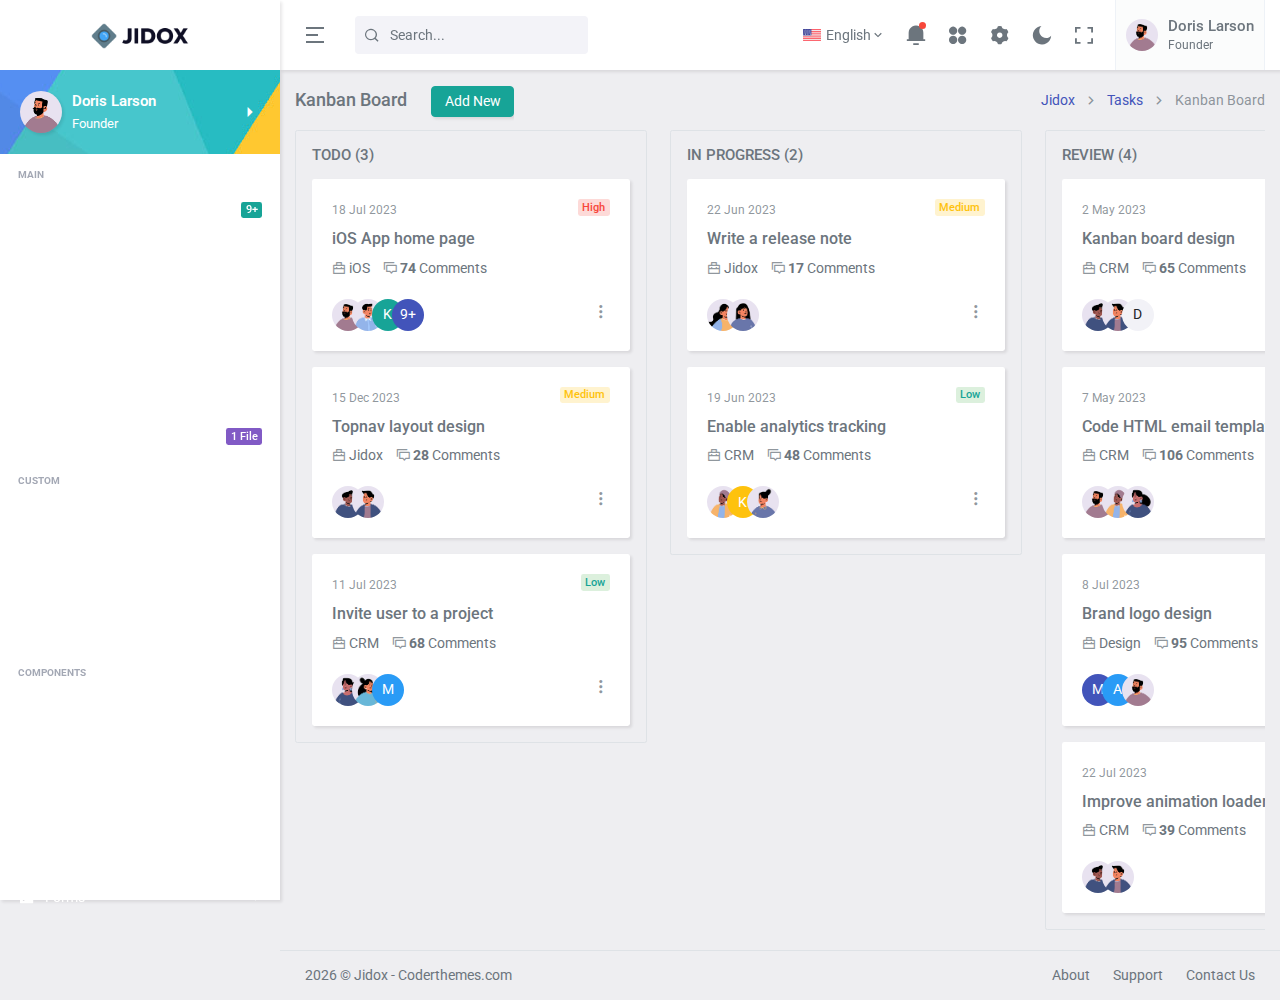
<file: apps-kanban.html>
<!DOCTYPE html>
<html lang="en">

    <head>
        <meta charset="utf-8" />
        <title>Kanban Board | Jidox - Material Design Admin & Dashboard Template</title>
        <meta name="viewport" content="width=device-width, initial-scale=1.0">
        <meta content="A fully featured admin theme which can be used to build CRM, CMS, etc." name="description" />
        <meta content="Coderthemes" name="author" />

        <!-- App favicon -->
        <link rel="shortcut icon" href="assets/images/favicon.ico">

        <!-- Theme Config Js -->
        <script src="assets/js/config.js"></script>

        <!-- App css -->
        <link href="assets/css/app.min.css" rel="stylesheet" type="text/css" id="app-style" />

        <!-- Icons css -->
        <link href="assets/css/icons.min.css" rel="stylesheet" type="text/css" />
    </head>

    <body>
        <!-- Begin page -->
        <div class="wrapper">

            
            <!-- ========== Topbar Start ========== -->
            <div class="navbar-custom">
                <div class="topbar container-fluid">
                    <div class="d-flex align-items-center gap-lg-2 gap-1">

                        <!-- Topbar Brand Logo -->
                        <div class="logo-topbar">
                            <!-- Logo light -->
                            <a href="index.html" class="logo-light">
                                <span class="logo-lg">
                                    <img src="assets/images/logo.png" alt="logo">
                                </span>
                                <span class="logo-sm">
                                    <img src="assets/images/logo-sm.png" alt="small logo">
                                </span>
                            </a>

                            <!-- Logo Dark -->
                            <a href="index.html" class="logo-dark">
                                <span class="logo-lg">
                                    <img src="assets/images/logo-dark.png" alt="dark logo">
                                </span>
                                <span class="logo-sm">
                                    <img src="assets/images/logo-sm.png" alt="small logo">
                                </span>
                            </a>
                        </div>

                        <!-- Sidebar Menu Toggle Button -->
                        <button class="button-toggle-menu">
                            <i class="ri-menu-2-fill"></i>
                        </button>

                        <!-- Horizontal Menu Toggle Button -->
                        <button class="navbar-toggle" data-bs-toggle="collapse" data-bs-target="#topnav-menu-content">
                            <div class="lines">
                                <span></span>
                                <span></span>
                                <span></span>
                            </div>
                        </button>

                        <!-- Topbar Search Form -->
                        <div class="app-search dropdown d-none d-lg-block">
                            <form>
                                <div class="input-group">
                                    <input type="search" class="form-control dropdown-toggle" placeholder="Search..." id="top-search">
                                    <span class="ri-search-line search-icon"></span>
                                </div>
                            </form>

                            <div class="dropdown-menu dropdown-menu-animated dropdown-lg" id="search-dropdown">
                                <!-- item-->
                                <div class="dropdown-header noti-title">
                                    <h5 class="text-overflow mb-1">Found <b class="text-decoration-underline">08</b> results</h5>
                                </div>

                                <!-- item-->
                                <a href="javascript:void(0);" class="dropdown-item notify-item">
                                    <i class="ri-file-chart-line fs-16 me-1"></i>
                                    <span>Analytics Report</span>
                                </a>

                                <!-- item-->
                                <a href="javascript:void(0);" class="dropdown-item notify-item">
                                    <i class="ri-lifebuoy-line fs-16 me-1"></i>
                                    <span>How can I help you?</span>
                                </a>

                                <!-- item-->
                                <a href="javascript:void(0);" class="dropdown-item notify-item">
                                    <i class="ri-user-settings-line fs-16 me-1"></i>
                                    <span>User profile settings</span>
                                </a>

                                <!-- item-->
                                <div class="dropdown-header noti-title">
                                    <h6 class="text-overflow mt-2 mb-1 text-uppercase">Users</h6>
                                </div>

                                <div class="notification-list">
                                    <!-- item-->
                                    <a href="javascript:void(0);" class="dropdown-item notify-item">
                                        <div class="d-flex">
                                            <img class="d-flex me-2 rounded-circle" src="assets/images/users/avatar-2.jpg" alt="Generic placeholder image" height="32">
                                            <div class="w-100">
                                                <h5 class="m-0 fs-14">Erwin Brown</h5>
                                                <span class="fs-12 mb-0">UI Designer</span>
                                            </div>
                                        </div>
                                    </a>

                                    <!-- item-->
                                    <a href="javascript:void(0);" class="dropdown-item notify-item">
                                        <div class="d-flex">
                                            <img class="d-flex me-2 rounded-circle" src="assets/images/users/avatar-5.jpg" alt="Generic placeholder image" height="32">
                                            <div class="w-100">
                                                <h5 class="m-0 fs-14">Jacob Deo</h5>
                                                <span class="fs-12 mb-0">Developer</span>
                                            </div>
                                        </div>
                                    </a>
                                </div>
                            </div>
                        </div>
                    </div>

                    <ul class="topbar-menu d-flex align-items-center gap-3">
                        <li class="dropdown d-lg-none">
                            <a class="nav-link dropdown-toggle arrow-none" data-bs-toggle="dropdown" href="#" role="button" aria-haspopup="false" aria-expanded="false">
                                <i class="ri-search-line fs-22"></i>
                            </a>
                            <div class="dropdown-menu dropdown-menu-end dropdown-menu-animated dropdown-lg p-0">
                                <form class="p-3">
                                    <input type="search" class="form-control" placeholder="Search ..." aria-label="Recipient's username">
                                </form>
                            </div>
                        </li>

                        <li class="dropdown">
                            <a class="nav-link dropdown-toggle arrow-none" data-bs-toggle="dropdown" href="#" role="button" aria-haspopup="false" aria-expanded="false">
                                <img src="assets/images/flags/us.jpg" alt="user-image" class="me-0 me-sm-1" height="12">
                                <span class="align-middle d-none d-lg-inline-block">English</span> <i class="ri-arrow-down-s-line d-none d-sm-inline-block align-middle"></i>
                            </a>
                            <div class="dropdown-menu dropdown-menu-end dropdown-menu-animated">

                                <!-- item-->
                                <a href="javascript:void(0);" class="dropdown-item">
                                    <img src="assets/images/flags/germany.jpg" alt="user-image" class="me-1" height="12"> <span class="align-middle">German</span>
                                </a>

                                <!-- item-->
                                <a href="javascript:void(0);" class="dropdown-item">
                                    <img src="assets/images/flags/italy.jpg" alt="user-image" class="me-1" height="12"> <span class="align-middle">Italian</span>
                                </a>

                                <!-- item-->
                                <a href="javascript:void(0);" class="dropdown-item">
                                    <img src="assets/images/flags/spain.jpg" alt="user-image" class="me-1" height="12"> <span class="align-middle">Spanish</span>
                                </a>

                                <!-- item-->
                                <a href="javascript:void(0);" class="dropdown-item">
                                    <img src="assets/images/flags/russia.jpg" alt="user-image" class="me-1" height="12"> <span class="align-middle">Russian</span>
                                </a>

                            </div>
                        </li>

                        <li class="dropdown notification-list">
                            <a class="nav-link dropdown-toggle arrow-none" data-bs-toggle="dropdown" href="#" role="button" aria-haspopup="false" aria-expanded="false">
                                <i class="ri-notification-3-fill fs-22"></i>
                                <span class="noti-icon-badge"></span>
                            </a>
                            <div class="dropdown-menu dropdown-menu-end dropdown-menu-animated dropdown-lg py-0">
                                <div class="p-2 border-top-0 border-start-0 border-end-0 border-dashed border">
                                    <div class="row align-items-center">
                                        <div class="col">
                                            <h6 class="m-0 fs-16 fw-medium"> Notification</h6>
                                        </div>
                                        <div class="col-auto">
                                            <a href="javascript: void(0);" class="text-dark text-decoration-underline">
                                                <small>Clear All</small>
                                            </a>
                                        </div>
                                    </div>
                                </div>

                                <div style="max-height: 300px;" data-simplebar>

                                    <h5 class="text-muted fs-12 fw-bold p-2 text-uppercase mb-0">Today</h5>
                                    <!-- item-->

                                    <a href="javascript:void(0);" class="dropdown-item p-0 notify-item unread-noti card m-0 shadow-none">
                                        <div class="card-body">
                                            <div class="d-flex align-items-center">
                                                <div class="flex-shrink-0">
                                                    <div class="notify-icon bg-primary">
                                                        <i class="ri-message-3-line fs-18"></i>
                                                    </div>
                                                </div>
                                                <div class="flex-grow-1 text-truncate ms-2">
                                                    <h5 class="noti-item-title fw-medium fs-14">Datacorp <small class="fw-normal text-muted float-end ms-1">1 min ago</small></h5>
                                                    <small class="noti-item-subtitle text-muted">Caleb Flakelar commented on Admin</small>
                                                </div>
                                            </div>
                                        </div>
                                    </a>

                                    <!-- item-->
                                    <a href="javascript:void(0);" class="dropdown-item p-0 notify-item read-noti card m-0 shadow-none">
                                        <div class="card-body">
                                            <div class="d-flex align-items-center">
                                                <div class="flex-shrink-0">
                                                    <div class="notify-icon bg-info">
                                                        <i class="ri-user-add-line fs-18"></i>
                                                    </div>
                                                </div>
                                                <div class="flex-grow-1 text-truncate ms-2">
                                                    <h5 class="noti-item-title fw-medium fs-14">Admin <small class="fw-normal text-muted float-end ms-1">1 hr ago</small></h5>
                                                    <small class="noti-item-subtitle text-muted">New user registered</small>
                                                </div>
                                            </div>
                                        </div>
                                    </a>

                                    <h5 class="text-muted fs-12 fw-bold p-2 mb-0 text-uppercase">Yesterday</h5>

                                    <!-- item-->
                                    <a href="javascript:void(0);" class="dropdown-item p-0 notify-item read-noti card m-0 shadow-none">
                                        <div class="card-body">
                                            <div class="d-flex align-items-center">
                                                <div class="flex-shrink-0">
                                                    <div class="notify-icon">
                                                        <img src="assets/images/users/avatar-2.jpg" class="img-fluid rounded-circle" alt="" />
                                                    </div>
                                                </div>
                                                <div class="flex-grow-1 text-truncate ms-2">
                                                    <h5 class="noti-item-title fw-medium fs-14">Cristina Pride <small class="fw-normal text-muted float-end ms-1">1 day ago</small></h5>
                                                    <small class="noti-item-subtitle text-muted">Hi, How are you? What about our next meeting</small>
                                                </div>
                                            </div>
                                        </div>
                                    </a>

                                    <h5 class="text-muted fs-12 fw-bold p-2 mb-0 text-uppercase">31 Jan 2023</h5>

                                    <!-- item-->
                                    <a href="javascript:void(0);" class="dropdown-item p-0 notify-item read-noti card m-0 shadow-none">
                                        <div class="card-body">
                                            <div class="d-flex align-items-center">
                                                <div class="flex-shrink-0">
                                                    <div class="notify-icon bg-primary">
                                                        <i class="ri-discuss-line fs-18"></i>
                                                    </div>
                                                </div>
                                                <div class="flex-grow-1 text-truncate ms-2">
                                                    <h5 class="noti-item-title fw-medium fs-14">Datacorp</h5>
                                                    <small class="noti-item-subtitle text-muted">Caleb Flakelar commented on Admin</small>
                                                </div>
                                            </div>
                                        </div>
                                    </a>

                                    <!-- item-->
                                    <a href="javascript:void(0);" class="dropdown-item p-0 notify-item read-noti card m-0 shadow-none">
                                        <div class="card-body">
                                            <div class="d-flex align-items-center">
                                                <div class="flex-shrink-0">
                                                    <div class="notify-icon">
                                                        <img src="assets/images/users/avatar-4.jpg" class="img-fluid rounded-circle" alt="" />
                                                    </div>
                                                </div>
                                                <div class="flex-grow-1 text-truncate ms-2">
                                                    <h5 class="noti-item-title fw-medium fs-14">Karen Robinson</h5>
                                                    <small class="noti-item-subtitle text-muted">Wow ! this admin looks good and awesome design</small>
                                                </div>
                                            </div>
                                        </div>
                                    </a>
                                </div>

                                <!-- All-->
                                <a href="javascript:void(0);" class="dropdown-item text-center text-primary text-decoration-underline fw-bold notify-item border-top border-light py-2">
                                    View All
                                </a>

                            </div>
                        </li>

                        <li class="dropdown d-none d-sm-inline-block">
                            <a class="nav-link dropdown-toggle arrow-none" data-bs-toggle="dropdown" href="#" role="button" aria-haspopup="false" aria-expanded="false">
                                <i class="ri-apps-2-fill fs-22"></i>
                            </a>
                            <div class="dropdown-menu dropdown-menu-end dropdown-menu-animated dropdown-lg p-0">

                                <div class="p-2">
                                    <div class="row g-0">
                                        <div class="col">
                                            <a class="dropdown-icon-item" href="#">
                                                <img src="assets/images/brands/github.png" alt="Github">
                                                <span>GitHub</span>
                                            </a>
                                        </div>
                                        <div class="col">
                                            <a class="dropdown-icon-item" href="#">
                                                <img src="assets/images/brands/bitbucket.png" alt="bitbucket">
                                                <span>Bitbucket</span>
                                            </a>
                                        </div>
                                        <div class="col">
                                            <a class="dropdown-icon-item" href="#">
                                                <img src="assets/images/brands/dropbox.png" alt="dropbox">
                                                <span>Dropbox</span>
                                            </a>
                                        </div>
                                    </div>

                                    <div class="row g-0">
                                        <div class="col">
                                            <a class="dropdown-icon-item" href="#">
                                                <img src="assets/images/brands/slack.png" alt="slack">
                                                <span>Slack</span>
                                            </a>
                                        </div>
                                        <div class="col">
                                            <a class="dropdown-icon-item" href="#">
                                                <img src="assets/images/brands/dribbble.png" alt="dribbble">
                                                <span>Dribbble</span>
                                            </a>
                                        </div>
                                        <div class="col">
                                            <a class="dropdown-icon-item" href="#">
                                                <img src="assets/images/brands/behance.png" alt="Behance">
                                                <span>Behance</span>
                                            </a>
                                        </div>
                                    </div> <!-- end row-->
                                </div>

                            </div>
                        </li>

                        <li class="d-none d-sm-inline-block">
                            <a class="nav-link" data-bs-toggle="offcanvas" href="#theme-settings-offcanvas">
                                <i class="ri-settings-3-fill fs-22"></i>
                            </a>
                        </li>

                        <li class="d-none d-sm-inline-block">
                            <div class="nav-link" id="light-dark-mode">
                                <i class="ri-moon-fill fs-22"></i>
                            </div>
                        </li>


                        <li class="d-none d-md-inline-block">
                            <a class="nav-link" href="" data-toggle="fullscreen">
                                <i class="ri-fullscreen-line fs-22"></i>
                            </a>
                        </li>

                        <li class="dropdown me-md-2">
                            <a class="nav-link dropdown-toggle arrow-none nav-user px-2" data-bs-toggle="dropdown" href="#" role="button" aria-haspopup="false" aria-expanded="false">
                                <span class="account-user-avatar">
                                    <img src="assets/images/users/avatar-1.jpg" alt="user-image" width="32" class="rounded-circle">
                                </span>
                                <span class="d-lg-flex flex-column gap-1 d-none">
                                    <h5 class="my-0">Doris Larson</h5>
                                    <h6 class="my-0 fw-normal">Founder</h6>
                                </span>
                            </a>
                            <div class="dropdown-menu dropdown-menu-end dropdown-menu-animated profile-dropdown">
                                <!-- item-->
                                <div class=" dropdown-header noti-title">
                                    <h6 class="text-overflow m-0">Welcome !</h6>
                                </div>

                                <!-- item-->
                                <a href="pages-profile.html" class="dropdown-item">
                                    <i class="ri-account-circle-fill align-middle me-1"></i>
                                    <span>My Account</span>
                                </a>

                                <!-- item-->
                                <a href="pages-profile.html" class="dropdown-item">
                                    <i class="ri-settings-4-fill align-middle me-1"></i>
                                    <span>Settings</span>
                                </a>

                                <!-- item-->
                                <a href="pages-faq.html" class="dropdown-item">
                                    <i class="ri-customer-service-2-fill align-middle me-1"></i>
                                    <span>Support</span>
                                </a>

                                <!-- item-->
                                <a href="auth-lock-screen.html" class="dropdown-item">
                                    <i class="ri-lock-password-fill align-middle me-1"></i>
                                    <span>Lock Screen</span>
                                </a>

                                <!-- item-->
                                <a href="auth-logout-2.html" class="dropdown-item">
                                    <i class="ri-logout-box-fill align-middle me-1"></i>
                                    <span>Logout</span>
                                </a>
                            </div>
                        </li>
                    </ul>
                </div>
            </div>
            <!-- ========== Topbar End ========== -->

            <!-- ========== Left Sidebar Start ========== -->
            <div class="leftside-menu">

                <!-- Brand Logo Light -->
                <a href="index.html" class="logo logo-light">
                    <span class="logo-lg">
                        <img src="assets/images/logo.png" alt="logo">
                    </span>
                    <span class="logo-sm">
                        <img src="assets/images/logo-sm.png" alt="small logo">
                    </span>
                </a>

                <!-- Brand Logo Dark -->
                <a href="index.html" class="logo logo-dark">
                    <span class="logo-lg">
                        <img src="assets/images/logo-dark.png" alt="dark logo">
                    </span>
                    <span class="logo-sm">
                        <img src="assets/images/logo-sm.png" alt="small logo">
                    </span>
                </a>

                <!-- Sidebar Hover Menu Toggle Button -->
                <div class="button-sm-hover" data-bs-toggle="tooltip" data-bs-placement="right" title="Show Full Sidebar">
                    <i class="ri-checkbox-blank-circle-line align-middle"></i>
                </div>

                <!-- Full Sidebar Menu Close Button -->
                <div class="button-close-fullsidebar">
                    <i class="ri-close-fill align-middle"></i>
                </div>

                <!-- Sidebar -left -->
                <div class="h-100" id="leftside-menu-container" data-simplebar>
                    <!-- Leftbar User -->
                    <div class="leftbar-user p-3 text-white">
                        <a href="pages-profile.html" class="d-flex align-items-center text-reset">
                            <div class="flex-shrink-0">
                                <img src="assets/images/users/avatar-1.jpg" alt="user-image" height="42" class="rounded-circle shadow">
                            </div>
                            <div class="flex-grow-1 ms-2">
                                <span class="fw-semibold fs-15 d-block">Doris Larson</span>
                                <span class="fs-13">Founder</span>
                            </div>
                            <div class="ms-auto">
                                <i class="ri-arrow-right-s-fill fs-20"></i>
                            </div>
                        </a>
                    </div>

                    <!--- Sidemenu -->
                    <ul class="side-nav">

                        <li class="side-nav-title mt-1"> Main</li>

                        <li class="side-nav-item">
                            <a href="index.html" class="side-nav-link">
                                <i class="ri-dashboard-2-fill"></i>
                                <span class="badge bg-success float-end">9+</span>
                                <span> Dashboard </span>
                            </a>
                        </li>

                        <li class="side-nav-item">
                            <a href="apps-calendar.html" class="side-nav-link">
                                <i class="ri-calendar-2-fill"></i>
                                <span> Calendar </span>
                            </a>
                        </li>

                        <li class="side-nav-item">
                            <a href="apps-chat.html" class="side-nav-link">
                                <i class="ri-chat-voice-fill"></i>
                                <span> Chat </span>
                            </a>
                        </li>

                        <li class="side-nav-item">
                            <a data-bs-toggle="collapse" href="#sidebarEmail" aria-expanded="false" aria-controls="sidebarEmail" class="side-nav-link">
                                <i class="ri-mail-fill"></i>
                                <span> Email </span>
                                <span class="menu-arrow"></span>
                            </a>
                            <div class="collapse" id="sidebarEmail">
                                <ul class="side-nav-second-level">
                                    <li>
                                        <a href="apps-email-inbox.html">Inbox</a>
                                    </li>
                                    <li>
                                        <a href="apps-email-read.html">Read Email</a>
                                    </li>
                                </ul>
                            </div>
                        </li>

                        <li class="side-nav-item">
                            <a data-bs-toggle="collapse" href="#sidebarTasks" aria-expanded="false" aria-controls="sidebarTasks" class="side-nav-link">
                                <i class="ri-list-check-3"></i>
                                <span> Tasks </span>
                                <span class="menu-arrow"></span>
                            </a>
                            <div class="collapse" id="sidebarTasks">
                                <ul class="side-nav-second-level">
                                    <li>
                                        <a href="apps-tasks.html">List</a>
                                    </li>
                                    <li>
                                        <a href="apps-tasks-details.html">Details</a>
                                    </li>
                                </ul>
                            </div>
                        </li>

                        <li class="side-nav-item">
                            <a href="apps-kanban.html" class="side-nav-link">
                                <i class="ri-clipboard-fill"></i>
                                <span> Kanban Board </span>
                            </a>
                        </li>

                        <li class="side-nav-item">
                            <a href="apps-file-manager.html" class="side-nav-link">
                                <i class="ri-folder-4-fill"></i>
                                <span class="badge bg-purple float-end">1 File</span>
                                <span> File Manager </span>
                            </a>
                        </li>

                        <li class="side-nav-title mt-2">Custom</li>

                        <li class="side-nav-item">
                            <a data-bs-toggle="collapse" href="#sidebarPages" aria-expanded="false" aria-controls="sidebarPages" class="side-nav-link">
                                <i class="ri-pages-fill"></i>
                                <span> Pages </span>
                                <span class="menu-arrow"></span>
                            </a>
                            <div class="collapse" id="sidebarPages">
                                <ul class="side-nav-second-level">
                                    <li>
                                        <a href="pages-profile.html">Profile</a>
                                    </li>
                                    <li>
                                        <a href="pages-invoice.html">Invoice</a>
                                    </li>
                                    <li>
                                        <a href="pages-faq.html">FAQ</a>
                                    </li>
                                    <li>
                                        <a href="pages-pricing.html">Pricing</a>
                                    </li>
                                    <li>
                                        <a href="pages-maintenance.html">Maintenance</a>
                                    </li>
                                    <li>
                                        <a href="pages-starter.html">Starter Page</a>
                                    </li>
                                    <li>
                                        <a href="pages-preloader.html">With Preloader</a>
                                    </li>
                                    <li>
                                        <a href="pages-timeline.html">Timeline</a>
                                    </li>
                                </ul>
                            </div>
                        </li>

                        <li class="side-nav-item">
                            <a data-bs-toggle="collapse" href="#sidebarPagesAuth" aria-expanded="false" aria-controls="sidebarPagesAuth" class="side-nav-link">
                                <i class="ri-group-2-fill"></i>
                                <span> Auth Pages </span>
                                <span class="menu-arrow"></span>
                            </a>
                            <div class="collapse" id="sidebarPagesAuth">
                                <ul class="side-nav-second-level">
                                    <li>
                                        <a href="auth-login.html">Login</a>
                                    </li>
                                    <li>
                                        <a href="auth-login-2.html">Login 2</a>
                                    </li>
                                    <li>
                                        <a href="auth-register.html">Register</a>
                                    </li>
                                    <li>
                                        <a href="auth-register-2.html">Register 2</a>
                                    </li>
                                    <li>
                                        <a href="auth-logout.html">Logout</a>
                                    </li>
                                    <li>
                                        <a href="auth-logout-2.html">Logout 2</a>
                                    </li>
                                    <li>
                                        <a href="auth-recoverpw.html">Recover Password</a>
                                    </li>
                                    <li>
                                        <a href="auth-recoverpw-2.html">Recover Password 2</a>
                                    </li>
                                    <li>
                                        <a href="auth-lock-screen.html">Lock Screen</a>
                                    </li>
                                    <li>
                                        <a href="auth-lock-screen-2.html">Lock Screen 2</a>
                                    </li>
                                    <li>
                                        <a href="auth-confirm-mail.html">Confirm Mail</a>
                                    </li>
                                    <li>
                                        <a href="auth-confirm-mail-2.html">Confirm Mail 2</a>
                                    </li>
                                </ul>
                            </div>
                        </li>

                        <li class="side-nav-item">
                            <a data-bs-toggle="collapse" href="#sidebarPagesError" aria-expanded="false" aria-controls="sidebarPagesError" class="side-nav-link">
                                <i class="ri-error-warning-fill"></i>
                                <span> Error Pages </span>
                                <span class="menu-arrow"></span>
                            </a>
                            <div class="collapse" id="sidebarPagesError">
                                <ul class="side-nav-second-level">
                                    <li>
                                        <a href="error-404.html">Error 404</a>
                                    </li>
                                    <li>
                                        <a href="error-404-alt.html">Error 404-alt</a>
                                    </li>
                                    <li>
                                        <a href="error-500.html">Error 500</a>
                                    </li>
                                </ul>
                            </div>
                        </li>

                        <li class="side-nav-item">
                            <a data-bs-toggle="collapse" href="#sidebarLayouts" aria-expanded="false" aria-controls="sidebarLayouts" class="side-nav-link">
                                <i class="ri-layout-3-fill"></i>
                                <span> Layouts </span>
                                <span class="menu-arrow"></span>
                            </a>
                            <div class="collapse" id="sidebarLayouts">
                                <ul class="side-nav-second-level">
                                    <li>
                                        <a href="layouts-horizontal.html" target="_blank">Horizontal</a>
                                    </li>
                                    <li>
                                        <a href="layouts-detached.html" target="_blank">Detached</a>
                                    </li>
                                    <li>
                                        <a href="layouts-full.html" target="_blank">Full View</a>
                                    </li>
                                    <li>
                                        <a href="layouts-fullscreen.html" target="_blank">Fullscreen View</a>
                                    </li>
                                    <li>
                                        <a href="layouts-hover.html" target="_blank">Hover Menu</a>
                                    </li>
                                    <li>
                                        <a href="layouts-compact.html" target="_blank">Compact</a>
                                    </li>
                                    <li>
                                        <a href="layouts-icon-view.html" target="_blank">Icon View</a>
                                    </li>
                                </ul>
                            </div>
                        </li>

                        <li class="side-nav-title mt-2">Components</li>

                        <li class="side-nav-item">
                            <a data-bs-toggle="collapse" href="#sidebarBaseUI" aria-expanded="false" aria-controls="sidebarBaseUI" class="side-nav-link">
                                <i class="ri-suitcase-fill"></i>
                                <span> Base UI </span>
                                <span class="menu-arrow"></span>
                            </a>
                            <div class="collapse" id="sidebarBaseUI">
                                <ul class="side-nav-second-level">
                                    <li>
                                        <a href="ui-accordions.html">Accordions</a>
                                    </li>
                                    <li>
                                        <a href="ui-alerts.html">Alerts</a>
                                    </li>
                                    <li>
                                        <a href="ui-avatars.html">Avatars</a>
                                    </li>
                                    <li>
                                        <a href="ui-badges.html">Badges</a>
                                    </li>
                                    <li>
                                        <a href="ui-breadcrumb.html">Breadcrumb</a>
                                    </li>
                                    <li>
                                        <a href="ui-buttons.html">Buttons</a>
                                    </li>
                                    <li>
                                        <a href="ui-cards.html">Cards</a>
                                    </li>
                                    <li>
                                        <a href="ui-carousel.html">Carousel</a>
                                    </li>
                                    <li>
                                        <a href="ui-collapse.html">Collapse</a>
                                    </li>
                                    <li>
                                        <a href="ui-dropdowns.html">Dropdowns</a>
                                    </li>
                                    <li>
                                        <a href="ui-embed-video.html">Embed Video</a>
                                    </li>
                                    <li>
                                        <a href="ui-grid.html">Grid</a>
                                    </li>
                                    <li>
                                        <a href="ui-links.html">Links</a>
                                    </li>
                                    <li>
                                        <a href="ui-list-group.html">List Group</a>
                                    </li>
                                    <li>
                                        <a href="ui-modals.html">Modals</a>
                                    </li>
                                    <li>
                                        <a href="ui-notifications.html">Notifications</a>
                                    </li>
                                    <li>
                                        <a href="ui-offcanvas.html">Offcanvas</a>
                                    </li>
                                    <li>
                                        <a href="ui-placeholders.html">Placeholders</a>
                                    </li>
                                    <li>
                                        <a href="ui-pagination.html">Pagination</a>
                                    </li>
                                    <li>
                                        <a href="ui-popovers.html">Popovers</a>
                                    </li>
                                    <li>
                                        <a href="ui-progress.html">Progress</a>
                                    </li>
                                    <li>
                                        <a href="ui-spinners.html">Spinners</a>
                                    </li>
                                    <li>
                                        <a href="ui-tabs.html">Tabs</a>
                                    </li>
                                    <li>
                                        <a href="ui-tooltips.html">Tooltips</a>
                                    </li>
                                    <li>
                                        <a href="ui-typography.html">Typography</a>
                                    </li>
                                    <li>
                                        <a href="ui-utilities.html">Utilities</a>
                                    </li>
                                </ul>
                            </div>
                        </li>

                        <li class="side-nav-item">
                            <a data-bs-toggle="collapse" href="#sidebarExtendedUI" aria-expanded="false" aria-controls="sidebarExtendedUI" class="side-nav-link">
                                <i class="ri-paint-brush-fill"></i>
                                <span> Extended UI </span>
                                <span class="menu-arrow"></span>
                            </a>
                            <div class="collapse" id="sidebarExtendedUI">
                                <ul class="side-nav-second-level">
                                    <li>
                                        <a href="extended-dragula.html">Dragula</a>
                                    </li>
                                    <li>
                                        <a href="extended-range-slider.html">Range Slider</a>
                                    </li>
                                    <li>
                                        <a href="extended-ratings.html">Ratings</a>
                                    </li>
                                    <li>
                                        <a href="extended-scrollbar.html">Scrollbar</a>
                                    </li>
                                    <li>
                                        <a href="extended-scrollspy.html">Scrollspy</a>
                                    </li>
                                </ul>
                            </div>
                        </li>

                        <li class="side-nav-item">
                            <a href="widgets.html" class="side-nav-link">
                                <i class="ri-cup-fill"></i>
                                <span> Widgets </span>
                            </a>
                        </li>

                        <li class="side-nav-item">
                            <a data-bs-toggle="collapse" href="#sidebarIcons" aria-expanded="false" aria-controls="sidebarIcons" class="side-nav-link">
                                <i class="ri-copper-diamond-fill"></i>
                                <span> Icons </span>
                                <span class="menu-arrow"></span>
                            </a>
                            <div class="collapse" id="sidebarIcons">
                                <ul class="side-nav-second-level">
                                    <li>
                                        <a href="icons-remixicons.html">Remix Icons</a>
                                    </li>
                                    <li>
                                        <a href="icons-bootstrap.html">Bootstrap Icons</a>
                                    </li>
                                    <li>
                                        <a href="icons-material-symbol.html">Material Symbol Icons</a>
                                    </li>
                                </ul>
                            </div>
                        </li>

                        <li class="side-nav-item">
                            <a data-bs-toggle="collapse" href="#sidebarCharts" aria-expanded="false" aria-controls="sidebarCharts" class="side-nav-link">
                                <i class="ri-bubble-chart-fill"></i>
                                <span> Charts </span>
                                <span class="menu-arrow"></span>
                            </a>
                            <div class="collapse" id="sidebarCharts">
                                <ul class="side-nav-second-level">
                                    <li class="side-nav-item">
                                        <a data-bs-toggle="collapse" href="#sidebarApexCharts" aria-expanded="false" aria-controls="sidebarApexCharts">
                                            <span> Apex Charts </span>
                                            <span class="menu-arrow"></span>
                                        </a>
                                        <div class="collapse" id="sidebarApexCharts">
                                            <ul class="side-nav-third-level">
                                                <li>
                                                    <a href="charts-apex-area.html">Area</a>
                                                </li>
                                                <li>
                                                    <a href="charts-apex-bar.html">Bar</a>
                                                </li>
                                                <li>
                                                    <a href="charts-apex-bubble.html">Bubble</a>
                                                </li>
                                                <li>
                                                    <a href="charts-apex-candlestick.html">Candlestick</a>
                                                </li>
                                                <li>
                                                    <a href="charts-apex-column.html">Column</a>
                                                </li>
                                                <li>
                                                    <a href="charts-apex-heatmap.html">Heatmap</a>
                                                </li>
                                                <li>
                                                    <a href="charts-apex-line.html">Line</a>
                                                </li>
                                                <li>
                                                    <a href="charts-apex-mixed.html">Mixed</a>
                                                </li>
                                                <li>
                                                    <a href="charts-apex-timeline.html">Timeline</a>
                                                </li>
                                                <li>
                                                    <a href="charts-apex-boxplot.html">Boxplot</a>
                                                </li>
                                                <li>
                                                    <a href="charts-apex-treemap.html">Treemap</a>
                                                </li>
                                                <li>
                                                    <a href="charts-apex-pie.html">Pie</a>
                                                </li>
                                                <li>
                                                    <a href="charts-apex-radar.html">Radar</a>
                                                </li>
                                                <li>
                                                    <a href="charts-apex-radialbar.html">RadialBar</a>
                                                </li>
                                                <li>
                                                    <a href="charts-apex-scatter.html">Scatter</a>
                                                </li>
                                                <li>
                                                    <a href="charts-apex-polar-area.html">Polar Area</a>
                                                </li>
                                                <li>
                                                    <a href="charts-apex-sparklines.html">Sparklines</a>
                                                </li>
                                            </ul>
                                        </div>
                                    </li>
                                    <li class="side-nav-item">
                                        <a data-bs-toggle="collapse" href="#sidebarChartJSCharts" aria-expanded="false" aria-controls="sidebarChartJSCharts">
                                            <span> ChartJS </span>
                                            <span class="menu-arrow"></span>
                                        </a>
                                        <div class="collapse" id="sidebarChartJSCharts">
                                            <ul class="side-nav-third-level">
                                                <li>
                                                    <a href="charts-chartjs-area.html">Area</a>
                                                </li>
                                                <li>
                                                    <a href="charts-chartjs-bar.html">Bar</a>
                                                </li>
                                                <li>
                                                    <a href="charts-chartjs-line.html">Line</a>
                                                </li>
                                                <li>
                                                    <a href="charts-chartjs-other.html">Other</a>
                                                </li>

                                            </ul>
                                        </div>
                                    </li>
                                </ul>
                            </div>
                        </li>

                        <li class="side-nav-item">
                            <a data-bs-toggle="collapse" href="#sidebarForms" aria-expanded="false" aria-controls="sidebarForms" class="side-nav-link">
                                <i class="ri-survey-fill"></i>
                                <span> Forms </span>
                                <span class="menu-arrow"></span>
                            </a>
                            <div class="collapse" id="sidebarForms">
                                <ul class="side-nav-second-level">
                                    <li>
                                        <a href="form-elements.html">Basic Elements</a>
                                    </li>
                                    <li>
                                        <a href="form-advanced.html">Form Advanced</a>
                                    </li>
                                    <li>
                                        <a href="form-validation.html">Validation</a>
                                    </li>
                                    <li>
                                        <a href="form-wizard.html">Wizard</a>
                                    </li>
                                    <li>
                                        <a href="form-fileuploads.html">File Uploads</a>
                                    </li>
                                    <li>
                                        <a href="form-editors.html">Editors</a>
                                    </li>
                                </ul>
                            </div>
                        </li>

                        <li class="side-nav-item">
                            <a data-bs-toggle="collapse" href="#sidebarTables" aria-expanded="false" aria-controls="sidebarTables" class="side-nav-link">
                                <i class="ri-table-fill"></i>
                                <span> Tables </span>
                                <span class="menu-arrow"></span>
                            </a>
                            <div class="collapse" id="sidebarTables">
                                <ul class="side-nav-second-level">
                                    <li>
                                        <a href="tables-basic.html">Basic Tables</a>
                                    </li>
                                    <li>
                                        <a href="tables-datatable.html">Data Tables</a>
                                    </li>
                                </ul>
                            </div>
                        </li>

                        <li class="side-nav-item">
                            <a data-bs-toggle="collapse" href="#sidebarMaps" aria-expanded="false" aria-controls="sidebarMaps" class="side-nav-link">
                                <i class="ri-map-2-fill"></i>
                                <span> Maps </span>
                                <span class="menu-arrow"></span>
                            </a>
                            <div class="collapse" id="sidebarMaps">
                                <ul class="side-nav-second-level">
                                    <li>
                                        <a href="maps-google.html">Google Maps</a>
                                    </li>
                                    <li>
                                        <a href="maps-vector.html">Vector Maps</a>
                                    </li>
                                </ul>
                            </div>
                        </li>

                        <li class="side-nav-item">
                            <a data-bs-toggle="collapse" href="#sidebarMultiLevel" aria-expanded="false" aria-controls="sidebarMultiLevel" class="side-nav-link">
                                <i class="ri-share-fill"></i>
                                <span> Multi Level </span>
                                <span class="menu-arrow"></span>
                            </a>
                            <div class="collapse" id="sidebarMultiLevel">
                                <ul class="side-nav-second-level">
                                    <li class="side-nav-item">
                                        <a data-bs-toggle="collapse" href="#sidebarSecondLevel" aria-expanded="false" aria-controls="sidebarSecondLevel">
                                            <span> Second Level </span>
                                            <span class="menu-arrow"></span>
                                        </a>
                                        <div class="collapse" id="sidebarSecondLevel">
                                            <ul class="side-nav-third-level">
                                                <li>
                                                    <a href="javascript: void(0);">Item 1</a>
                                                </li>
                                                <li>
                                                    <a href="javascript: void(0);">Item 2</a>
                                                </li>
                                            </ul>
                                        </div>
                                    </li>
                                    <li class="side-nav-item">
                                        <a data-bs-toggle="collapse" href="#sidebarThirdLevel" aria-expanded="false" aria-controls="sidebarThirdLevel">
                                            <span> Third Level </span>
                                            <span class="menu-arrow"></span>
                                        </a>
                                        <div class="collapse" id="sidebarThirdLevel">
                                            <ul class="side-nav-third-level">
                                                <li>
                                                    <a href="javascript: void(0);">Item 1</a>
                                                </li>
                                                <li class="side-nav-item">
                                                    <a data-bs-toggle="collapse" href="#sidebarFourthLevel" aria-expanded="false" aria-controls="sidebarFourthLevel">
                                                        <span> Item 2 </span>
                                                        <span class="menu-arrow"></span>
                                                    </a>
                                                    <div class="collapse" id="sidebarFourthLevel">
                                                        <ul class="side-nav-forth-level">
                                                            <li>
                                                                <a href="javascript: void(0);">Item 2.1</a>
                                                            </li>
                                                            <li>
                                                                <a href="javascript: void(0);">Item 2.2</a>
                                                            </li>
                                                        </ul>
                                                    </div>
                                                </li>
                                            </ul>
                                        </div>
                                    </li>
                                </ul>
                            </div>
                        </li>


                    </ul>
                    <!--- End Sidemenu -->

                    <div class="clearfix"></div>
                </div>
            </div>
            <!-- ========== Left Sidebar End ========== -->

            <!-- ============================================================== -->
            <!-- Start Page Content here -->
            <!-- ============================================================== -->

            <div class="content-page">
                <div class="content">

                    <!-- Start Content-->
                    <div class="container-fluid">

                        <div class="row">
                            <div class="col-12">
                                <div class="page-title-box justify-content-between d-flex align-items-lg-center flex-lg-row flex-column">     
                                    <h4 class="page-title">Kanban Board <a href="#" data-bs-toggle="modal" data-bs-target="#add-new-task-modal" class="btn btn-success btn-sm ms-3">Add New</a></h4>
                                    <ol class="breadcrumb m-0">
                                        <li class="breadcrumb-item"><a href="javascript: void(0);">Jidox</a></li>
                                        <li class="breadcrumb-item"><a href="javascript: void(0);">Tasks</a></li>
                                        <li class="breadcrumb-item active">Kanban Board</li>
                                    </ol>
                                </div>
                            </div>
                        </div>     

                        <div class="row">
                            <div class="col-12">
                                <div class="board">
                                    <div class="tasks" data-plugin="dragula" data-containers='["task-list-one", "task-list-two", "task-list-three", "task-list-four"]'>
                                        <h5 class="mt-0 task-header">TODO (3)</h5>
                                        
                                        <div id="task-list-one" class="task-list-items">

                                            <!-- Task Item -->
                                            <div class="card mb-0">
                                                <div class="card-body p-3">
                                                    <span class="float-end badge bg-danger-subtle text-danger">High</span>
                                                    <small class="text-muted">18 Jul 2023</small>

                                                    <h5 class="my-2 fs-16">
                                                        <a href="#" data-bs-toggle="modal" data-bs-target="#task-detail-modal" class="text-body">iOS App home page</a>
                                                    </h5>

                                                    <p class="mb-0">
                                                        <span class="pe-2 text-nowrap mb-2 d-inline-block">
                                                            <i class="ri-briefcase-2-line text-muted"></i>
                                                            iOS
                                                        </span>
                                                        <span class="text-nowrap mb-2 d-inline-block">
                                                            <i class="ri-discuss-line text-muted"></i>
                                                            <b>74</b> Comments
                                                        </span>
                                                    </p>

                                                    <div class="dropdown float-end mt-2">
                                                        <a href="#" class="dropdown-toggle text-muted arrow-none" data-bs-toggle="dropdown" aria-expanded="false">
                                                            <i class="ri-more-2-fill fs-18"></i>
                                                        </a>
                                                        <div class="dropdown-menu dropdown-menu-animated dropdown-menu-end">
                                                            <!-- item-->
                                                            <a href="javascript:void(0);" class="dropdown-item"><i class="ri-edit-box-line me-1"></i>Edit</a>
                                                            <!-- item-->
                                                            <a href="javascript:void(0);" class="dropdown-item"><i class="ri-delete-bin-line me-1"></i>Delete</a>
                                                            <!-- item-->
                                                            <a href="javascript:void(0);" class="dropdown-item"><i class="ri-user-add-line me-1"></i>Add People</a>
                                                            <!-- item-->
                                                            <a href="javascript:void(0);" class="dropdown-item"><i class="ri-logout-circle-line me-1"></i>Leave</a>
                                                        </div>
                                                    </div>

                                                    <div class="avatar-group mt-2">
                                                        <a href="javascript: void(0);" class="avatar-group-item"
                                                            data-bs-toggle="tooltip" data-bs-placement="top"
                                                            title="Tosha">
                                                            <img src="assets/images/users/avatar-1.jpg" alt=""
                                                                class="rounded-circle avatar-xs">
                                                        </a>
                                                        <a href="javascript: void(0);" class="avatar-group-item"
                                                            data-bs-toggle="tooltip" data-bs-placement="top"
                                                            title="Brain">
                                                            <img src="assets/images/users/avatar-3.jpg" alt=""
                                                                class="rounded-circle avatar-xs">
                                                        </a>
                                                        <a href="javascript: void(0);" class="avatar-group-item"
                                                            data-bs-toggle="tooltip" data-bs-placement="top"
                                                            title="Hooker">
                                                            <div class="avatar-xs">
                                                                <div
                                                                    class="avatar-title rounded-circle text-bg-success">
                                                                    K
                                                                </div>
                                                            </div>
                                                        </a>
                                                        <a href="javascript: void(0);" class="avatar-group-item"
                                                            data-bs-toggle="tooltip" data-bs-placement="top" title="More +">
                                                            <div class="avatar-xs">
                                                                <div class="avatar-title rounded-circle">
                                                                    9+
                                                                </div>
                                                            </div>
                                                        </a>
                                                    </div>
                                                </div> <!-- end card-body -->
                                            </div>
                                            <!-- Task Item End -->

                                            <!-- Task Item -->
                                            <div class="card mb-0">
                                                <div class="card-body p-3">
                                                    <span class="float-end badge bg-warning-subtle text-warning">Medium</span>
                                                    <small class="text-muted">15 Dec 2023</small>

                                                    <h5 class="my-2 fs-16">
                                                        <a href="#" data-bs-toggle="modal" data-bs-target="#task-detail-modal" class="text-body">Topnav layout design</a>
                                                    </h5>

                                                    <p class="mb-0">
                                                        <span class="pe-2 text-nowrap mb-2 d-inline-block">
                                                            <i class="ri-briefcase-2-line text-muted"></i>
                                                            Jidox
                                                        </span>
                                                        <span class="text-nowrap mb-2 d-inline-block">
                                                            <i class="ri-discuss-line text-muted"></i>
                                                            <b>28</b> Comments
                                                        </span>
                                                    </p>

                                                    <div class="dropdown float-end mt-2">
                                                        <a href="#" class="dropdown-toggle text-muted arrow-none" data-bs-toggle="dropdown" aria-expanded="false">
                                                            <i class="ri-more-2-fill fs-18"></i>
                                                        </a>
                                                        <div class="dropdown-menu dropdown-menu-animated dropdown-menu-end">
                                                            <!-- item-->
                                                            <a href="javascript:void(0);" class="dropdown-item"><i class="ri-edit-box-line me-1"></i>Edit</a>
                                                            <!-- item-->
                                                            <a href="javascript:void(0);" class="dropdown-item"><i class="ri-delete-bin-line me-1"></i>Delete</a>
                                                            <!-- item-->
                                                            <a href="javascript:void(0);" class="dropdown-item"><i class="ri-user-add-line me-1"></i>Add People</a>
                                                            <!-- item-->
                                                            <a href="javascript:void(0);" class="dropdown-item"><i class="ri-logout-circle-line me-1"></i>Leave</a>
                                                        </div>
                                                    </div>

                                                    <div class="avatar-group mt-2">
                                                        <a href="javascript: void(0);" class="avatar-group-item"
                                                            data-bs-toggle="tooltip" data-bs-placement="top"
                                                            title="Tosha">
                                                            <img src="assets/images/users/avatar-2.jpg" alt=""
                                                                class="rounded-circle avatar-xs">
                                                        </a>
                                                        <a href="javascript: void(0);" class="avatar-group-item"
                                                            data-bs-toggle="tooltip" data-bs-placement="top"
                                                            title="Brain">
                                                            <img src="assets/images/users/avatar-4.jpg" alt=""
                                                                class="rounded-circle avatar-xs">
                                                        </a>
                                                    </div>
                                                </div> <!-- end card-body -->
                                            </div>
                                            <!-- Task Item End -->

                                            <!-- Task Item -->
                                            <div class="card mb-0">
                                                <div class="card-body p-3">
                                                    <span class="float-end badge bg-success-subtle text-success">Low</span>
                                                    <small class="text-muted">11 Jul 2023</small>

                                                    <h5 class="my-2 fs-16">
                                                        <a href="#" data-bs-toggle="modal" data-bs-target="#task-detail-modal" class="text-body">Invite user to a project</a>
                                                    </h5>

                                                    <p class="mb-0">
                                                        <span class="pe-2 text-nowrap mb-2 d-inline-block">
                                                            <i class="ri-briefcase-2-line text-muted"></i>
                                                            CRM
                                                        </span>
                                                        <span class="text-nowrap mb-2 d-inline-block">
                                                            <i class="ri-discuss-line text-muted"></i>
                                                            <b>68</b> Comments
                                                        </span>
                                                    </p>

                                                    <div class="dropdown float-end mt-2">
                                                        <a href="#" class="dropdown-toggle text-muted arrow-none" data-bs-toggle="dropdown" aria-expanded="false">
                                                            <i class="ri-more-2-fill fs-18"></i>
                                                        </a>
                                                        <div class="dropdown-menu dropdown-menu-animated dropdown-menu-end">
                                                            <!-- item-->
                                                            <a href="javascript:void(0);" class="dropdown-item"><i class="ri-edit-box-line me-1"></i>Edit</a>
                                                            <!-- item-->
                                                            <a href="javascript:void(0);" class="dropdown-item"><i class="ri-delete-bin-line me-1"></i>Delete</a>
                                                            <!-- item-->
                                                            <a href="javascript:void(0);" class="dropdown-item"><i class="ri-user-add-line me-1"></i>Add People</a>
                                                            <!-- item-->
                                                            <a href="javascript:void(0);" class="dropdown-item"><i class="ri-logout-circle-line me-1"></i>Leave</a>
                                                        </div>
                                                    </div>

                                                    <div class="avatar-group mt-2">
                                                        <a href="javascript: void(0);" class="avatar-group-item"
                                                            data-bs-toggle="tooltip" data-bs-placement="top"
                                                            title="Tosha">
                                                            <img src="assets/images/users/avatar-5.jpg" alt=""
                                                                class="rounded-circle avatar-xs">
                                                        </a>
                                                        <a href="javascript: void(0);" class="avatar-group-item"
                                                            data-bs-toggle="tooltip" data-bs-placement="top"
                                                            title="Brain">
                                                            <img src="assets/images/users/avatar-6.jpg" alt=""
                                                                class="rounded-circle avatar-xs">
                                                        </a>
                                                        <a href="javascript: void(0);" class="avatar-group-item"
                                                            data-bs-toggle="tooltip" data-bs-placement="top"
                                                            title="Hooker">
                                                            <div class="avatar-xs">
                                                                <div
                                                                    class="avatar-title rounded-circle text-bg-info">
                                                                    M
                                                                </div>
                                                            </div>
                                                        </a>
                                                    </div>
                                                </div> <!-- end card-body -->
                                            </div>
                                            <!-- Task Item End -->
                                            
                                        </div> <!-- end company-list-1-->
                                    </div>

                                    <div class="tasks">
                                        <h5 class="mt-0 task-header text-uppercase">In Progress (2)</h5>
                                        
                                        <div id="task-list-two" class="task-list-items">

                                            <!-- Task Item -->
                                            <div class="card mb-0">
                                                <div class="card-body p-3">
                                                    <span class="float-end badge bg-warning-subtle text-warning">Medium</span>
                                                    <small class="text-muted">22 Jun 2023</small>

                                                    <h5 class="my-2 fs-16">
                                                        <a href="#" data-bs-toggle="modal" data-bs-target="#task-detail-modal" class="text-body">Write a release note</a>
                                                    </h5>

                                                    <p class="mb-0">
                                                        <span class="pe-2 text-nowrap mb-2 d-inline-block">
                                                            <i class="ri-briefcase-2-line text-muted"></i>
                                                            Jidox
                                                        </span>
                                                        <span class="text-nowrap mb-2 d-inline-block">
                                                            <i class="ri-discuss-line text-muted"></i>
                                                            <b>17</b> Comments
                                                        </span>
                                                    </p>

                                                    <div class="dropdown float-end mt-2">
                                                        <a href="#" class="dropdown-toggle text-muted arrow-none" data-bs-toggle="dropdown" aria-expanded="false">
                                                            <i class="ri-more-2-fill fs-18"></i>
                                                        </a>
                                                        <div class="dropdown-menu dropdown-menu-animated dropdown-menu-end">
                                                            <!-- item-->
                                                            <a href="javascript:void(0);" class="dropdown-item"><i class="ri-edit-box-line me-1"></i>Edit</a>
                                                            <!-- item-->
                                                            <a href="javascript:void(0);" class="dropdown-item"><i class="ri-delete-bin-line me-1"></i>Delete</a>
                                                            <!-- item-->
                                                            <a href="javascript:void(0);" class="dropdown-item"><i class="ri-user-add-line me-1"></i>Add People</a>
                                                            <!-- item-->
                                                            <a href="javascript:void(0);" class="dropdown-item"><i class="ri-logout-circle-line me-1"></i>Leave</a>
                                                        </div>
                                                    </div>

                                                    <div class="avatar-group mt-2">
                                                        <a href="javascript: void(0);" class="avatar-group-item"
                                                            data-bs-toggle="tooltip" data-bs-placement="top"
                                                            title="Tosha">
                                                            <img src="assets/images/users/avatar-7.jpg" alt=""
                                                                class="rounded-circle avatar-xs">
                                                        </a>
                                                        <a href="javascript: void(0);" class="avatar-group-item"
                                                            data-bs-toggle="tooltip" data-bs-placement="top"
                                                            title="Brain">
                                                            <img src="assets/images/users/avatar-8.jpg" alt=""
                                                                class="rounded-circle avatar-xs">
                                                        </a>
                                                    </div>
                                                </div> <!-- end card-body -->
                                            </div>
                                            <!-- Task Item End -->

                                            <!-- Task Item -->
                                            <div class="card mb-0">
                                                <div class="card-body p-3">
                                                    <span class="float-end badge bg-success-subtle text-success">Low</span>
                                                    <small class="text-muted">19 Jun 2023</small>

                                                    <h5 class="my-2 fs-16">
                                                        <a href="#" data-bs-toggle="modal" data-bs-target="#task-detail-modal" class="text-body">Enable analytics tracking</a>
                                                    </h5>

                                                    <p class="mb-0">
                                                        <span class="pe-2 text-nowrap mb-2 d-inline-block">
                                                            <i class="ri-briefcase-2-line text-muted"></i>
                                                            CRM
                                                        </span>
                                                        <span class="text-nowrap mb-2 d-inline-block">
                                                            <i class="ri-discuss-line text-muted"></i>
                                                            <b>48</b> Comments
                                                        </span>
                                                    </p>

                                                    <div class="dropdown float-end mt-2">
                                                        <a href="#" class="dropdown-toggle text-muted arrow-none" data-bs-toggle="dropdown" aria-expanded="false">
                                                            <i class="ri-more-2-fill fs-18"></i>
                                                        </a>
                                                        <div class="dropdown-menu dropdown-menu-animated dropdown-menu-end">
                                                            <!-- item-->
                                                            <a href="javascript:void(0);" class="dropdown-item"><i class="ri-edit-box-line me-1"></i>Edit</a>
                                                            <!-- item-->
                                                            <a href="javascript:void(0);" class="dropdown-item"><i class="ri-delete-bin-line me-1"></i>Delete</a>
                                                            <!-- item-->
                                                            <a href="javascript:void(0);" class="dropdown-item"><i class="ri-user-add-line me-1"></i>Add People</a>
                                                            <!-- item-->
                                                            <a href="javascript:void(0);" class="dropdown-item"><i class="ri-logout-circle-line me-1"></i>Leave</a>
                                                        </div>
                                                    </div>

                                                    <div class="avatar-group mt-2">
                                                        <a href="javascript: void(0);" class="avatar-group-item"
                                                            data-bs-toggle="tooltip" data-bs-placement="top"
                                                            title="Tosha">
                                                            <img src="assets/images/users/avatar-10.jpg" alt=""
                                                                class="rounded-circle avatar-xs">
                                                        </a>
                                                        <a href="javascript: void(0);" class="avatar-group-item"
                                                            data-bs-toggle="tooltip" data-bs-placement="top"
                                                            title="Hooker">
                                                            <div class="avatar-xs">
                                                                <div
                                                                    class="avatar-title rounded-circle text-bg-warning">
                                                                    K
                                                                </div>
                                                            </div>
                                                        </a>
                                                        <a href="javascript: void(0);" class="avatar-group-item"
                                                            data-bs-toggle="tooltip" data-bs-placement="top"
                                                            title="Brain">
                                                            <img src="assets/images/users/avatar-9.jpg" alt=""
                                                                class="rounded-circle avatar-xs">
                                                        </a>
                                                    </div>
                                                </div> <!-- end card-body -->
                                            </div>
                                            <!-- Task Item End -->

                                        </div> <!-- end company-list-2-->
                                    </div>


                                    <div class="tasks">
                                        <h5 class="mt-0 task-header text-uppercase">Review (4)</h5>
                                        <div id="task-list-three" class="task-list-items">

                                            <!-- Task Item -->
                                            <div class="card mb-0">
                                                <div class="card-body p-3">
                                                    <span class="float-end badge bg-danger-subtle text-danger">High</span>
                                                    <small class="text-muted">2 May 2023</small>

                                                    <h5 class="my-2 fs-16">
                                                        <a href="#" data-bs-toggle="modal" data-bs-target="#task-detail-modal" class="text-body">Kanban board design</a>
                                                    </h5>

                                                    <p class="mb-0">
                                                        <span class="pe-2 text-nowrap mb-2 d-inline-block">
                                                            <i class="ri-briefcase-2-line text-muted"></i>
                                                            CRM
                                                        </span>
                                                        <span class="text-nowrap mb-2 d-inline-block">
                                                            <i class="ri-discuss-line text-muted"></i>
                                                            <b>65</b> Comments
                                                        </span>
                                                    </p>

                                                    <div class="dropdown float-end mt-2">
                                                        <a href="#" class="dropdown-toggle text-muted arrow-none" data-bs-toggle="dropdown" aria-expanded="false">
                                                            <i class="ri-more-2-fill fs-18"></i>
                                                        </a>
                                                        <div class="dropdown-menu dropdown-menu-animated dropdown-menu-end">
                                                            <!-- item-->
                                                            <a href="javascript:void(0);" class="dropdown-item"><i class="ri-edit-box-line me-1"></i>Edit</a>
                                                            <!-- item-->
                                                            <a href="javascript:void(0);" class="dropdown-item"><i class="ri-delete-bin-line me-1"></i>Delete</a>
                                                            <!-- item-->
                                                            <a href="javascript:void(0);" class="dropdown-item"><i class="ri-user-add-line me-1"></i>Add People</a>
                                                            <!-- item-->
                                                            <a href="javascript:void(0);" class="dropdown-item"><i class="ri-logout-circle-line me-1"></i>Leave</a>
                                                        </div>
                                                    </div>

                                                    <div class="avatar-group mt-2">
                                                        <a href="javascript: void(0);" class="avatar-group-item"
                                                            data-bs-toggle="tooltip" data-bs-placement="top"
                                                            title="Tosha">
                                                            <img src="assets/images/users/avatar-2.jpg" alt=""
                                                                class="rounded-circle avatar-xs">
                                                        </a>
                                                        <a href="javascript: void(0);" class="avatar-group-item"
                                                            data-bs-toggle="tooltip" data-bs-placement="top"
                                                            title="Brain">
                                                            <img src="assets/images/users/avatar-4.jpg" alt=""
                                                                class="rounded-circle avatar-xs">
                                                        </a>
                                                        <a href="javascript: void(0);" class="avatar-group-item"
                                                            data-bs-toggle="tooltip" data-bs-placement="top"
                                                            title="Hooker">
                                                            <div class="avatar-xs">
                                                                <div
                                                                    class="avatar-title rounded-circle text-bg-light">
                                                                    D
                                                                </div>
                                                            </div>
                                                        </a>
                                                    </div>
                                                </div> <!-- end card-body -->
                                            </div>
                                            <!-- Task Item End -->

                                            <!-- Task Item -->
                                            <div class="card mb-0">
                                                <div class="card-body p-3">
                                                    <span class="float-end badge bg-warning-subtle text-warning">Medium</span>
                                                    <small class="text-muted">7 May 2023</small>

                                                    <h5 class="my-2 fs-16">
                                                        <a href="#" data-bs-toggle="modal" data-bs-target="#task-detail-modal" class="text-body">Code HTML email template</a>
                                                    </h5>

                                                    <p class="mb-0">
                                                        <span class="pe-2 text-nowrap mb-2 d-inline-block">
                                                            <i class="ri-briefcase-2-line text-muted"></i>
                                                            CRM
                                                        </span>
                                                        <span class="text-nowrap mb-2 d-inline-block">
                                                            <i class="ri-discuss-line text-muted"></i>
                                                            <b>106</b> Comments
                                                        </span>
                                                    </p>

                                                    <div class="dropdown float-end mt-2">
                                                        <a href="#" class="dropdown-toggle text-muted arrow-none" data-bs-toggle="dropdown" aria-expanded="false">
                                                            <i class="ri-more-2-fill fs-18"></i>
                                                        </a>
                                                        <div class="dropdown-menu dropdown-menu-animated dropdown-menu-end">
                                                            <!-- item-->
                                                            <a href="javascript:void(0);" class="dropdown-item"><i class="ri-edit-box-line me-1"></i>Edit</a>
                                                            <!-- item-->
                                                            <a href="javascript:void(0);" class="dropdown-item"><i class="ri-delete-bin-line me-1"></i>Delete</a>
                                                            <!-- item-->
                                                            <a href="javascript:void(0);" class="dropdown-item"><i class="ri-user-add-line me-1"></i>Add People</a>
                                                            <!-- item-->
                                                            <a href="javascript:void(0);" class="dropdown-item"><i class="ri-logout-circle-line me-1"></i>Leave</a>
                                                        </div>
                                                    </div>

                                                    <div class="avatar-group mt-2">
                                                        <a href="javascript: void(0);" class="avatar-group-item"
                                                            data-bs-toggle="tooltip" data-bs-placement="top"
                                                            title="Tosha">
                                                            <img src="assets/images/users/avatar-1.jpg" alt=""
                                                                class="rounded-circle avatar-xs">
                                                        </a>
                                                        <a href="javascript: void(0);" class="avatar-group-item"
                                                            data-bs-toggle="tooltip" data-bs-placement="top"
                                                            title="Brain">
                                                            <img src="assets/images/users/avatar-10.jpg" alt=""
                                                                class="rounded-circle avatar-xs">
                                                        </a>
                                                        <a href="javascript: void(0);" class="avatar-group-item"
                                                            data-bs-toggle="tooltip" data-bs-placement="top"
                                                            title="Brain">
                                                            <img src="assets/images/users/avatar-5.jpg" alt=""
                                                                class="rounded-circle avatar-xs">
                                                        </a>
                                                    </div>
                                                </div> <!-- end card-body -->
                                            </div>
                                            <!-- Task Item End -->

                                            <!-- Task Item -->
                                            <div class="card mb-0">
                                                <div class="card-body p-3">
                                                    <span class="float-end badge bg-warning-subtle text-warning">Medium</span>
                                                    <small class="text-muted">8 Jul 2023</small>

                                                    <h5 class="my-2 fs-16">
                                                        <a href="#" data-bs-toggle="modal" data-bs-target="#task-detail-modal" class="text-body">Brand logo design</a>
                                                    </h5>

                                                    <p class="mb-0">
                                                        <span class="pe-2 text-nowrap mb-2 d-inline-block">
                                                            <i class="ri-briefcase-2-line text-muted"></i>
                                                            Design
                                                        </span>
                                                        <span class="text-nowrap mb-2 d-inline-block">
                                                            <i class="ri-discuss-line text-muted"></i>
                                                            <b>95</b> Comments
                                                        </span>
                                                    </p>

                                                    <div class="dropdown float-end mt-2">
                                                        <a href="#" class="dropdown-toggle text-muted arrow-none" data-bs-toggle="dropdown" aria-expanded="false">
                                                            <i class="ri-more-2-fill fs-18"></i>
                                                        </a>
                                                        <div class="dropdown-menu dropdown-menu-animated dropdown-menu-end">
                                                            <!-- item-->
                                                            <a href="javascript:void(0);" class="dropdown-item"><i class="ri-edit-box-line me-1"></i>Edit</a>
                                                            <!-- item-->
                                                            <a href="javascript:void(0);" class="dropdown-item"><i class="ri-delete-bin-line me-1"></i>Delete</a>
                                                            <!-- item-->
                                                            <a href="javascript:void(0);" class="dropdown-item"><i class="ri-user-add-line me-1"></i>Add People</a>
                                                            <!-- item-->
                                                            <a href="javascript:void(0);" class="dropdown-item"><i class="ri-logout-circle-line me-1"></i>Leave</a>
                                                        </div>
                                                    </div>

                                                    <div class="avatar-group mt-2">
                                                        <a href="javascript: void(0);" class="avatar-group-item"
                                                            data-bs-toggle="tooltip" data-bs-placement="top"
                                                            title="Hooker">
                                                            <div class="avatar-xs">
                                                                <div
                                                                    class="avatar-title rounded-circle text-bg-primary">
                                                                    M
                                                                </div>
                                                            </div>
                                                        </a>
                                                        <a href="javascript: void(0);" class="avatar-group-item"
                                                            data-bs-toggle="tooltip" data-bs-placement="top"
                                                            title="Hooker">
                                                            <div class="avatar-xs">
                                                                <div
                                                                    class="avatar-title rounded-circle text-bg-info">
                                                                    A
                                                                </div>
                                                            </div>
                                                        </a>
                                                        <a href="javascript: void(0);" class="avatar-group-item"
                                                            data-bs-toggle="tooltip" data-bs-placement="top"
                                                            title="Brain">
                                                            <img src="assets/images/users/avatar-1.jpg" alt=""
                                                                class="rounded-circle avatar-xs">
                                                        </a>
                                                    </div>
                                                </div> <!-- end card-body -->
                                            </div>
                                            <!-- Task Item End -->

                                            <!-- Task Item -->
                                            <div class="card mb-0">
                                                <div class="card-body p-3">
                                                    <span class="float-end badge bg-danger-subtle text-danger">High</span>
                                                    <small class="text-muted">22 Jul 2023</small>

                                                    <h5 class="my-2 fs-16">
                                                        <a href="#" data-bs-toggle="modal" data-bs-target="#task-detail-modal" class="text-body">Improve animation loader</a>
                                                    </h5>

                                                    <p class="mb-0">
                                                        <span class="pe-2 text-nowrap mb-2 d-inline-block">
                                                            <i class="ri-briefcase-2-line text-muted"></i>
                                                            CRM
                                                        </span>
                                                        <span class="text-nowrap mb-2 d-inline-block">
                                                            <i class="ri-discuss-line text-muted"></i>
                                                            <b>39</b> Comments
                                                        </span>
                                                    </p>

                                                    <div class="dropdown float-end mt-2">
                                                        <a href="#" class="dropdown-toggle text-muted arrow-none" data-bs-toggle="dropdown" aria-expanded="false">
                                                            <i class="ri-more-2-fill fs-18"></i>
                                                        </a>
                                                        <div class="dropdown-menu dropdown-menu-animated dropdown-menu-end">
                                                            <!-- item-->
                                                            <a href="javascript:void(0);" class="dropdown-item"><i class="ri-edit-box-line me-1"></i>Edit</a>
                                                            <!-- item-->
                                                            <a href="javascript:void(0);" class="dropdown-item"><i class="ri-delete-bin-line me-1"></i>Delete</a>
                                                            <!-- item-->
                                                            <a href="javascript:void(0);" class="dropdown-item"><i class="ri-user-add-line me-1"></i>Add People</a>
                                                            <!-- item-->
                                                            <a href="javascript:void(0);" class="dropdown-item"><i class="ri-logout-circle-line me-1"></i>Leave</a>
                                                        </div>
                                                    </div>

                                                    <div class="avatar-group mt-2">
                                                        <a href="javascript: void(0);" class="avatar-group-item"
                                                            data-bs-toggle="tooltip" data-bs-placement="top"
                                                            title="Tosha">
                                                            <img src="assets/images/users/avatar-2.jpg" alt=""
                                                                class="rounded-circle avatar-xs">
                                                        </a>
                                                        <a href="javascript: void(0);" class="avatar-group-item"
                                                            data-bs-toggle="tooltip" data-bs-placement="top"
                                                            title="Brain">
                                                            <img src="assets/images/users/avatar-4.jpg" alt=""
                                                                class="rounded-circle avatar-xs">
                                                        </a>
                                                    </div>
                                                </div> <!-- end card-body -->
                                            </div>
                                            <!-- Task Item End -->

                                        </div> <!-- end company-list-3-->
                                    </div>

                                    <div class="tasks">
                                        <h5 class="mt-0 task-header text-uppercase">Done (1)</h5>
                                        <div id="task-list-four" class="task-list-items">

                                            <!-- Task Item -->
                                            <div class="card mb-0">
                                                <div class="card-body p-3">
                                                    <span class="float-end badge bg-success-subtle text-success">Low</span>
                                                    <small class="text-muted">16 Jul 2023</small>

                                                    <h5 class="my-2 fs-16">
                                                        <a href="#" data-bs-toggle="modal" data-bs-target="#task-detail-modal" class="text-body">Dashboard design</a>
                                                    </h5>

                                                    <p class="mb-0">
                                                        <span class="pe-2 text-nowrap mb-2 d-inline-block">
                                                            <i class="ri-briefcase-2-line text-muted"></i>
                                                            Jidox
                                                        </span>
                                                        <span class="text-nowrap mb-2 d-inline-block">
                                                            <i class="ri-discuss-line text-muted"></i>
                                                            <b>287</b> Comments
                                                        </span>
                                                    </p>

                                                    <div class="dropdown float-end mt-2">
                                                        <a href="#" class="dropdown-toggle text-muted arrow-none" data-bs-toggle="dropdown" aria-expanded="false">
                                                            <i class="ri-more-2-fill fs-18"></i>
                                                        </a>
                                                        <div class="dropdown-menu dropdown-menu-animated dropdown-menu-end">
                                                            <!-- item-->
                                                            <a href="javascript:void(0);" class="dropdown-item"><i class="ri-edit-box-line me-1"></i>Edit</a>
                                                            <!-- item-->
                                                            <a href="javascript:void(0);" class="dropdown-item"><i class="ri-delete-bin-line me-1"></i>Delete</a>
                                                            <!-- item-->
                                                            <a href="javascript:void(0);" class="dropdown-item"><i class="ri-user-add-line me-1"></i>Add People</a>
                                                            <!-- item-->
                                                            <a href="javascript:void(0);" class="dropdown-item"><i class="ri-logout-circle-line me-1"></i>Leave</a>
                                                        </div>
                                                    </div>

                                                    <div class="avatar-group mt-2">
                                                        <a href="javascript: void(0);" class="avatar-group-item"
                                                            data-bs-toggle="tooltip" data-bs-placement="top"
                                                            title="Tosha">
                                                            <img src="assets/images/users/avatar-1.jpg" alt=""
                                                                class="rounded-circle avatar-xs">
                                                        </a>
                                                        <a href="javascript: void(0);" class="avatar-group-item"
                                                            data-bs-toggle="tooltip" data-bs-placement="top"
                                                            title="Brain">
                                                            <img src="assets/images/users/avatar-3.jpg" alt=""
                                                                class="rounded-circle avatar-xs">
                                                        </a>
                                                        <a href="javascript: void(0);" class="avatar-group-item"
                                                            data-bs-toggle="tooltip" data-bs-placement="top"
                                                            title="Tosha">
                                                            <img src="assets/images/users/avatar-8.jpg" alt=""
                                                                class="rounded-circle avatar-xs">
                                                        </a>
                                                        <a href="javascript: void(0);" class="avatar-group-item"
                                                            data-bs-toggle="tooltip" data-bs-placement="top"
                                                            title="Hooker">
                                                            <div class="avatar-xs">
                                                                <div
                                                                    class="avatar-title rounded-circle text-bg-danger">
                                                                    K
                                                                </div>
                                                            </div>
                                                        </a>
                                                    </div>
                                                </div> <!-- end card-body -->
                                            </div>
                                            <!-- Task Item End -->
                                            
                                        </div> <!-- end company-list-4-->
                                    </div>

                                </div> <!-- end .board-->
                            </div> <!-- end col -->
                        </div>
                        <!-- end row-->
                        
                    </div> <!-- container -->

                </div> <!-- content -->

                <!-- Footer Start -->
                <footer class="footer">
                    <div class="container-fluid">
                        <div class="row">
                            <div class="col-md-6">
                                <script>document.write(new Date().getFullYear())</script> © Jidox - Coderthemes.com
                            </div>
                            <div class="col-md-6">
                                <div class="text-md-end footer-links d-none d-md-block">
                                    <a href="javascript: void(0);">About</a>
                                    <a href="javascript: void(0);">Support</a>
                                    <a href="javascript: void(0);">Contact Us</a>
                                </div>
                            </div>
                        </div>
                    </div>
                </footer>
                <!-- end Footer -->

            </div>

            <!-- ============================================================== -->
            <!-- End Page content -->
            <!-- ============================================================== -->

        </div>
        <!-- END wrapper -->
        


        <!-- Theme Settings -->
        <div class="offcanvas offcanvas-end" tabindex="-1" id="theme-settings-offcanvas">
            <div class="d-flex align-items-center bg-primary p-3 offcanvas-header">
                <h5 class="text-white m-0">Theme Settings</h5>
                <button type="button" class="btn-close btn-close-white ms-auto" data-bs-dismiss="offcanvas" aria-label="Close"></button>
            </div>

            <div class="offcanvas-body p-0">
                <div data-simplebar class="h-100">
                    <div class="card mb-0 p-3">
                        <div class="alert alert-warning" role="alert">
                            <strong>Customize </strong> the overall color scheme, sidebar menu, etc.
                        </div>

                        <h5 class="mt-0 fs-16 fw-bold mb-3">Choose Layout</h5>
                        <div class="d-flex flex-column gap-2">
                            <div class="form-check form-switch">
                                <input id="customizer-layout01" name="data-layout" type="checkbox" value="vertical" class="form-check-input">
                                <label class="form-check-label" for="customizer-layout01">Vertical</label>
                            </div>
                            <div class="form-check form-switch">
                                <input id="customizer-layout02" name="data-layout" type="checkbox" value="horizontal" class="form-check-input">
                                <label class="form-check-label" for="customizer-layout02">Horizontal</label>
                            </div>
                        </div>

                        <h5 class="my-3 fs-16 fw-bold">Color Scheme</h5>

                        <div class="d-flex flex-column gap-2">
                            <div class="form-check form-switch">
                                <input class="form-check-input" type="checkbox" name="data-bs-theme" id="layout-color-light" value="light">
                                <label class="form-check-label" for="layout-color-light">Light</label>
                            </div>

                            <div class="form-check form-switch">
                                <input class="form-check-input" type="checkbox" name="data-bs-theme" id="layout-color-dark" value="dark">
                                <label class="form-check-label" for="layout-color-dark">Dark</label>
                            </div>
                        </div>

                        <div id="layout-width">
                            <h5 class="my-3 fs-16 fw-bold">Layout Mode</h5>

                            <div class="d-flex flex-column gap-2">
                                <div class="form-check form-switch">
                                    <input class="form-check-input" type="checkbox" name="data-layout-mode" id="layout-mode-fluid" value="fluid">
                                    <label class="form-check-label" for="layout-mode-fluid">Fluid</label>
                                </div>

                                <div id="layout-boxed">
                                    <div class="form-check form-switch">
                                        <input class="form-check-input" type="checkbox" name="data-layout-mode" id="layout-mode-boxed" value="boxed">
                                        <label class="form-check-label" for="layout-mode-boxed">Boxed</label>
                                    </div>
                                </div>

                                <div id="layout-detached">
                                    <div class="form-check form-switch">
                                        <input class="form-check-input" type="checkbox" name="data-layout-mode" id="data-layout-detached" value="detached">
                                        <label class="form-check-label" for="data-layout-detached">Detached</label>
                                    </div>
                                </div>
                            </div>
                        </div>

                        <h5 class="my-3 fs-16 fw-bold">Topbar Color</h5>

                        <div class="d-flex flex-column gap-2">
                            <div class="form-check form-switch">
                                <input class="form-check-input" type="checkbox" name="data-topbar-color" id="topbar-color-light" value="light">
                                <label class="form-check-label" for="topbar-color-light">Light</label>
                            </div>

                            <div class="form-check form-switch">
                                <input class="form-check-input" type="checkbox" name="data-topbar-color" id="topbar-color-dark" value="dark">
                                <label class="form-check-label" for="topbar-color-dark">Dark</label>
                            </div>

                            <div class="form-check form-switch">
                                <input class="form-check-input" type="checkbox" name="data-topbar-color" id="topbar-color-brand" value="brand">
                                <label class="form-check-label" for="topbar-color-brand">Brand</label>
                            </div>
                        </div>

                        <div>
                            <h5 class="my-3 fs-16 fw-bold">Menu Color</h5>

                            <div class="d-flex flex-column gap-2">
                                <div class="form-check form-switch">
                                    <input class="form-check-input" type="checkbox" name="data-menu-color" id="leftbar-color-light" value="light">
                                    <label class="form-check-label" for="leftbar-color-light">Light</label>
                                </div>

                                <div class="form-check form-switch">
                                    <input class="form-check-input" type="checkbox" name="data-menu-color" id="leftbar-color-dark" value="dark">
                                    <label class="form-check-label" for="leftbar-color-dark">Dark</label>
                                </div>
                                <div class="form-check form-switch">
                                    <input class="form-check-input" type="checkbox" name="data-menu-color" id="leftbar-color-brand" value="brand">
                                    <label class="form-check-label" for="leftbar-color-brand">Brand</label>
                                </div>
                            </div>
                        </div>

                        <div id="sidebar-size">
                            <h5 class="my-3 fs-16 fw-bold">Sidebar Size</h5>

                            <div class="d-flex flex-column gap-2">
                                <div class="form-check form-switch">
                                    <input class="form-check-input" type="checkbox" name="data-sidenav-size" id="leftbar-size-default" value="default">
                                    <label class="form-check-label" for="leftbar-size-default">Default</label>
                                </div>

                                <div class="form-check form-switch">
                                    <input class="form-check-input" type="checkbox" name="data-sidenav-size" id="leftbar-size-compact" value="compact">
                                    <label class="form-check-label" for="leftbar-size-compact">Compact</label>
                                </div>

                                <div class="form-check form-switch">
                                    <input class="form-check-input" type="checkbox" name="data-sidenav-size" id="leftbar-size-small" value="condensed">
                                    <label class="form-check-label" for="leftbar-size-small">Condensed</label>
                                </div>

                                <div class="form-check form-switch">
                                    <input class="form-check-input" type="checkbox" name="data-sidenav-size" id="leftbar-size-small-hover" value="sm-hover">
                                    <label class="form-check-label" for="leftbar-size-small-hover">Hover View</label>
                                </div>

                                <div class="form-check form-switch">
                                    <input class="form-check-input" type="checkbox" name="data-sidenav-size" id="leftbar-size-full" value="full">
                                    <label class="form-check-label" for="leftbar-size-full">Full Layout</label>
                                </div>

                                <div class="form-check form-switch">
                                    <input class="form-check-input" type="checkbox" name="data-sidenav-size" id="leftbar-size-fullscreen" value="fullscreen">
                                    <label class="form-check-label" for="leftbar-size-fullscreen">Fullscreen Layout</label>
                                </div>
                            </div>
                        </div>

                        <div id="layout-position">
                            <h5 class="my-3 fs-16 fw-bold">Layout Position</h5>

                            <div class="btn-group checkbox" role="group">
                                <input type="radio" class="btn-check" name="data-layout-position" id="layout-position-fixed" value="fixed">
                                <label class="btn btn-soft-primary w-sm" for="layout-position-fixed">Fixed</label>

                                <input type="radio" class="btn-check" name="data-layout-position" id="layout-position-scrollable" value="scrollable">
                                <label class="btn btn-soft-primary w-sm ms-0" for="layout-position-scrollable">Scrollable</label>
                            </div>
                        </div>

                        <div id="sidebar-user">
                            <div class="d-flex justify-content-between align-items-center mt-3">
                                <label class="fs-16 fw-bold m-0" for="sidebaruser-check">Sidebar User Info</label>
                                <div class="form-check form-switch">
                                    <input type="checkbox" class="form-check-input" name="sidebar-user" id="sidebaruser-check">
                                </div>
                            </div>
                        </div>

                    </div>
                </div>

            </div>
            <div class="offcanvas-footer border-top p-3 text-center">
                <div class="row">
                    <div class="col-6">
                        <button type="button" class="btn btn-light w-100" id="reset-layout">Reset</button>
                    </div>
                    <div class="col-6">
                        <a href="#" role="button" class="btn btn-primary w-100">Buy Now</a>
                    </div>
                </div>
            </div>
        </div>  

        <!--  Add new task modal -->
        <div class="modal fade task-modal-content" id="add-new-task-modal" tabindex="-1" role="dialog" aria-labelledby="NewTaskModalLabel" aria-hidden="true">
            <div class="modal-dialog modal-dialog-centered modal-lg">
                <div class="modal-content">
                    <div class="modal-header">
                        <h4 class="modal-title" id="NewTaskModalLabel">Create New Task</h4>
                        <button type="button" class="btn-close" data-bs-dismiss="modal" aria-label="Close"></button>
                    </div>
                    <div class="modal-body">
                        <form class="p-2">
                            <div class="mb-3">
                                <label class="form-label">Project</label>
                                <select class="form-select">
                                    <option>Select</option>
                                    <option> - Admin Dashboard</option>
                                    <option>CRM - Design & Development</option>
                                    <option>iOS - App Design</option>
                                </select>
                            </div>

                            <div class="row">
                                <div class="col-md-8">
                                    <div class="mb-3">
                                        <label for="task-title" class="form-label">Title</label>
                                        <input type="text" class="form-control" id="task-title" placeholder="Enter title">
                                    </div>
                                </div>

                                <div class="col-md-4">
                                    <div class="mb-3">
                                        <label for="task-priority2" class="form-label">Priority</label>
                                        <select class="form-select" id="task-priority2">
                                            <option>Low</option>
                                            <option>Medium</option>
                                            <option>High</option>
                                        </select>
                                    </div>
                                </div>
                            </div>

                            <div class="mb-3">
                                <label for="task-description" class="form-label">Description</label>
                                <textarea class="form-control" id="task-description" rows="3"></textarea>
                            </div>

                            <div class="row">
                                <div class="col-md-6">
                                    <div class="mb-3">
                                        <label for="task-title" class="form-label">Assign To</label>
                                        <select class="form-select" id="task-priority">
                                            <option>Coderthemes</option>
                                            <option>Robert Carlile</option>
                                            <option>Louis Allen</option>
                                            <option>Sean White</option>
                                            <option>Riley Steele</option>
                                            <option>Zak Turnbull</option>
                                        </select>
                                    </div>
                                </div>

                                <div class="col-md-6">
                                    <div class="mb-3">
                                        <label for="task-priority" class="form-label">Due Date</label>
                                        <input type="text" class="form-control" id="birthdatepicker" data-toggle="date-picker" data-single-date-picker="true">
                                    </div>
                                </div>
                            </div>
                            
                            <div class="text-end">
                                <button type="button" class="btn btn-light" data-bs-dismiss="modal">Cancel</button>
                                <button type="button" class="btn btn-primary">Create</button>
                            </div>
                        </form>
                    </div>
                </div><!-- /.modal-content -->
            </div><!-- /.modal-dialog -->
        </div><!-- /.modal -->

        <!--  Task details modal -->
        <div class="modal fade task-modal-content" id="task-detail-modal" tabindex="-1" role="dialog" aria-labelledby="TaskDetailModalLabel" aria-hidden="true">
            <div class="modal-dialog modal-dialog-centered modal-lg">
                <div class="modal-content">
                    <div class="modal-header">
                        <h4 class="modal-title" id="TaskDetailModalLabel">iOS App home page <span class="badge bg-danger ms-2">High</span></h4>
                        <button type="button" class="btn-close" data-bs-dismiss="modal" aria-label="Close"></button>
                    </div>
                    <div class="modal-body">
                    
                        <div class="p-2">
                            <h5 class="mt-0">Description:</h5>
    
                            <p class="text-muted mb-4">
                                Voluptates, illo, iste itaque voluptas corrupti ratione reprehenderit magni similique? Tempore, quos delectus asperiores
                                libero voluptas quod perferendis! Voluptate, quod illo rerum? Lorem ipsum dolor sit amet. With supporting text below
                                as a natural lead-in to additional contenposuere erat a ante.
                            </p>
    
                            <div class="row">
                                <div class="col-md-4">
                                    <div class="mb-4">
                                        <h5>Create Date</h5>
                                        <p>17 March 2023 <small class="text-muted">1:00 PM</small></p>
                                    </div>
                                </div>
                                <div class="col-md-4">
                                    <div class="mb-4">
                                        <h5>Due Date</h5>
                                        <p>22 December 2023 <small class="text-muted">1:00 PM</small></p>
                                    </div>
                                </div>
                                <div class="col-md-4">
                                    <div class="mb-4" id="tooltip-container">
                                        <h5>Asignee:</h5>
                                        <div class="avatar-group mt-1">
                                            <a href="javascript: void(0);" class="avatar-group-item"
                                                data-bs-toggle="tooltip" data-bs-placement="top"
                                                title="Tosha">
                                                <img src="assets/images/users/avatar-1.jpg" alt=""
                                                    class="rounded-circle avatar-xs">
                                            </a>
                                            <a href="javascript: void(0);" class="avatar-group-item"
                                                data-bs-toggle="tooltip" data-bs-placement="top"
                                                title="Hooker">
                                                <div class="avatar-xs">
                                                    <div
                                                        class="avatar-title rounded-circle text-bg-warning">
                                                        K
                                                    </div>
                                                </div>
                                            </a>
                                            <a href="javascript: void(0);" class="avatar-group-item"
                                                data-bs-toggle="tooltip" data-bs-placement="top"
                                                title="Brain">
                                                <img src="assets/images/users/avatar-9.jpg" alt=""
                                                    class="rounded-circle avatar-xs">
                                            </a>
                                        </div>
                                    </div>
                                </div>
                            </div>
                            <!-- end row-->

                            <ul class="nav nav-tabs nav-bordered mb-3">
                                <li class="nav-item">
                                    <a href="#home-b1" data-bs-toggle="tab" aria-expanded="false" class="nav-link active">
                                        Comments
                                    </a>
                                </li>
                                <li class="nav-item">
                                    <a href="#profile-b1" data-bs-toggle="tab" aria-expanded="true" class="nav-link">
                                        Files
                                    </a>
                                </li>
                            </ul>

                            <div class="tab-content">
                                <div class="tab-pane show active" id="home-b1">
                                    <textarea class="form-control mb-2" placeholder="Write message" id="example-textarea" rows="3"></textarea>
                                    <div class="text-end">
                                        <div class="btn-group mb-2 d-none d-sm-inline-block">
                                            <button type="button" class="btn btn-link btn-sm text-muted fs-18"><i class="ri-attachment-2"></i></button>
                                        </div>
                                        <div class="btn-group mb-2 d-none d-sm-inline-block">
                                            <button type="button" class="btn btn-primary btn-sm">Submit</button>
                                        </div>
                                    </div>

                                    <div class="d-flex mt-2">
                                        <img class="me-3 avatar-sm rounded-circle" src="assets/images/users/avatar-3.jpg" alt="Generic placeholder image">
                                        <div class="w-100">
                                            <h5 class="mt-0">Jeremy Tomlinson</h5>
                                            Cras sit amet nibh libero, in gravida nulla. Nulla vel metus scelerisque ante sollicitudin. Cras purus odio, vestibulum in
                                            vulputate at, tempus viverra turpis.
                                    
                                            <div class="d-flex mt-3">
                                                <a class="pe-3" href="#">
                                                    <img src="assets/images/users/avatar-4.jpg" class="avatar-sm rounded-circle" alt="Generic placeholder image">
                                                </a>
                                                <div class="w-100">
                                                    <h5 class="mt-0">Kathleen Thomas</h5>
                                                    Cras sit amet nibh libero, in gravida nulla. Nulla vel metus scelerisque ante sollicitudin. Cras purus odio, vestibulum in
                                                    vulputate at, tempus viverra turpis.
                                                </div>
                                            </div>
                                        </div>
                                    </div>

                                    <div class="text-center mt-2">
                                        <a href="javascript:void(0);" class="text-danger">Load more </a>
                                    </div>
                                </div>
                                <div class="tab-pane" id="profile-b1">
                                    <div class="card mb-1 shadow-none border">
                                        <div class="p-2">
                                            <div class="row align-items-center">
                                                <div class="col-auto">
                                                    <div class="avatar-sm">
                                                        <span class="avatar-title rounded">
                                                            .ZIP
                                                        </span>
                                                    </div>
                                                </div>
                                                <div class="col ps-0">
                                                    <a href="javascript:void(0);" class="text-muted fw-bold">-admin-design.zip</a>
                                                    <p class="mb-0">2.3 MB</p>
                                                </div>
                                                <div class="col-auto">
                                                    <!-- Button -->
                                                    <a href="javascript:void(0);" class="btn btn-link btn-lg text-muted">
                                                        <i class="ri-download-2-line"></i>
                                                    </a>
                                                </div>
                                            </div>
                                        </div>
                                    </div>

                                    <div class="card mb-1 shadow-none border">
                                        <div class="p-2">
                                            <div class="row align-items-center">
                                                <div class="col-auto">
                                                    <img src="assets/images/small/small-1.jpg" class="avatar-sm rounded" alt="file-image" />
                                                </div>
                                                <div class="col ps-0">
                                                    <a href="javascript:void(0);" class="text-muted fw-bold">Dashboard-design.jpg</a>
                                                    <p class="mb-0">3.25 MB</p>
                                                </div>
                                                <div class="col-auto">
                                                    <!-- Button -->
                                                    <a href="javascript:void(0);" class="btn btn-link btn-lg text-muted">
                                                        <i class="ri-download-2-line"></i>
                                                    </a>
                                                </div>
                                            </div>
                                        </div>
                                    </div>

                                    <div class="card mb-0 shadow-none border">
                                        <div class="p-2">
                                            <div class="row align-items-center">
                                                <div class="col-auto">
                                                    <div class="avatar-sm">
                                                        <span class="avatar-title bg-secondary rounded">
                                                            .MP4
                                                        </span>
                                                    </div>
                                                </div>
                                                <div class="col ps-0">
                                                    <a href="javascript:void(0);" class="text-muted fw-bold">Admin-bug-report.mp4</a>
                                                    <p class="mb-0">7.05 MB</p>
                                                </div>
                                                <div class="col-auto">
                                                    <!-- Button -->
                                                    <a href="javascript:void(0);" class="btn btn-link btn-lg text-muted">
                                                        <i class="ri-download-2-line"></i>
                                                    </a>
                                                </div>
                                            </div>
                                        </div>
                                    </div>
                                </div>
                            </div>

                        </div> <!-- .p-2 -->
                    </div>
                </div><!-- /.modal-content -->
            </div><!-- /.modal-dialog -->
        </div><!-- /.modal -->

        <!-- Vendor js -->
        <script src="assets/js/vendor.min.js"></script>

        <!-- dragula js-->
        <script src="assets/vendor/dragula/dragula.min.js"></script>

        <!-- demo js -->
        <script src="assets/js/pages/component.dragula.js"></script>

        <!-- App js -->
        <script src="assets/js/app.min.js"></script>

    </body>
</html>
</file>
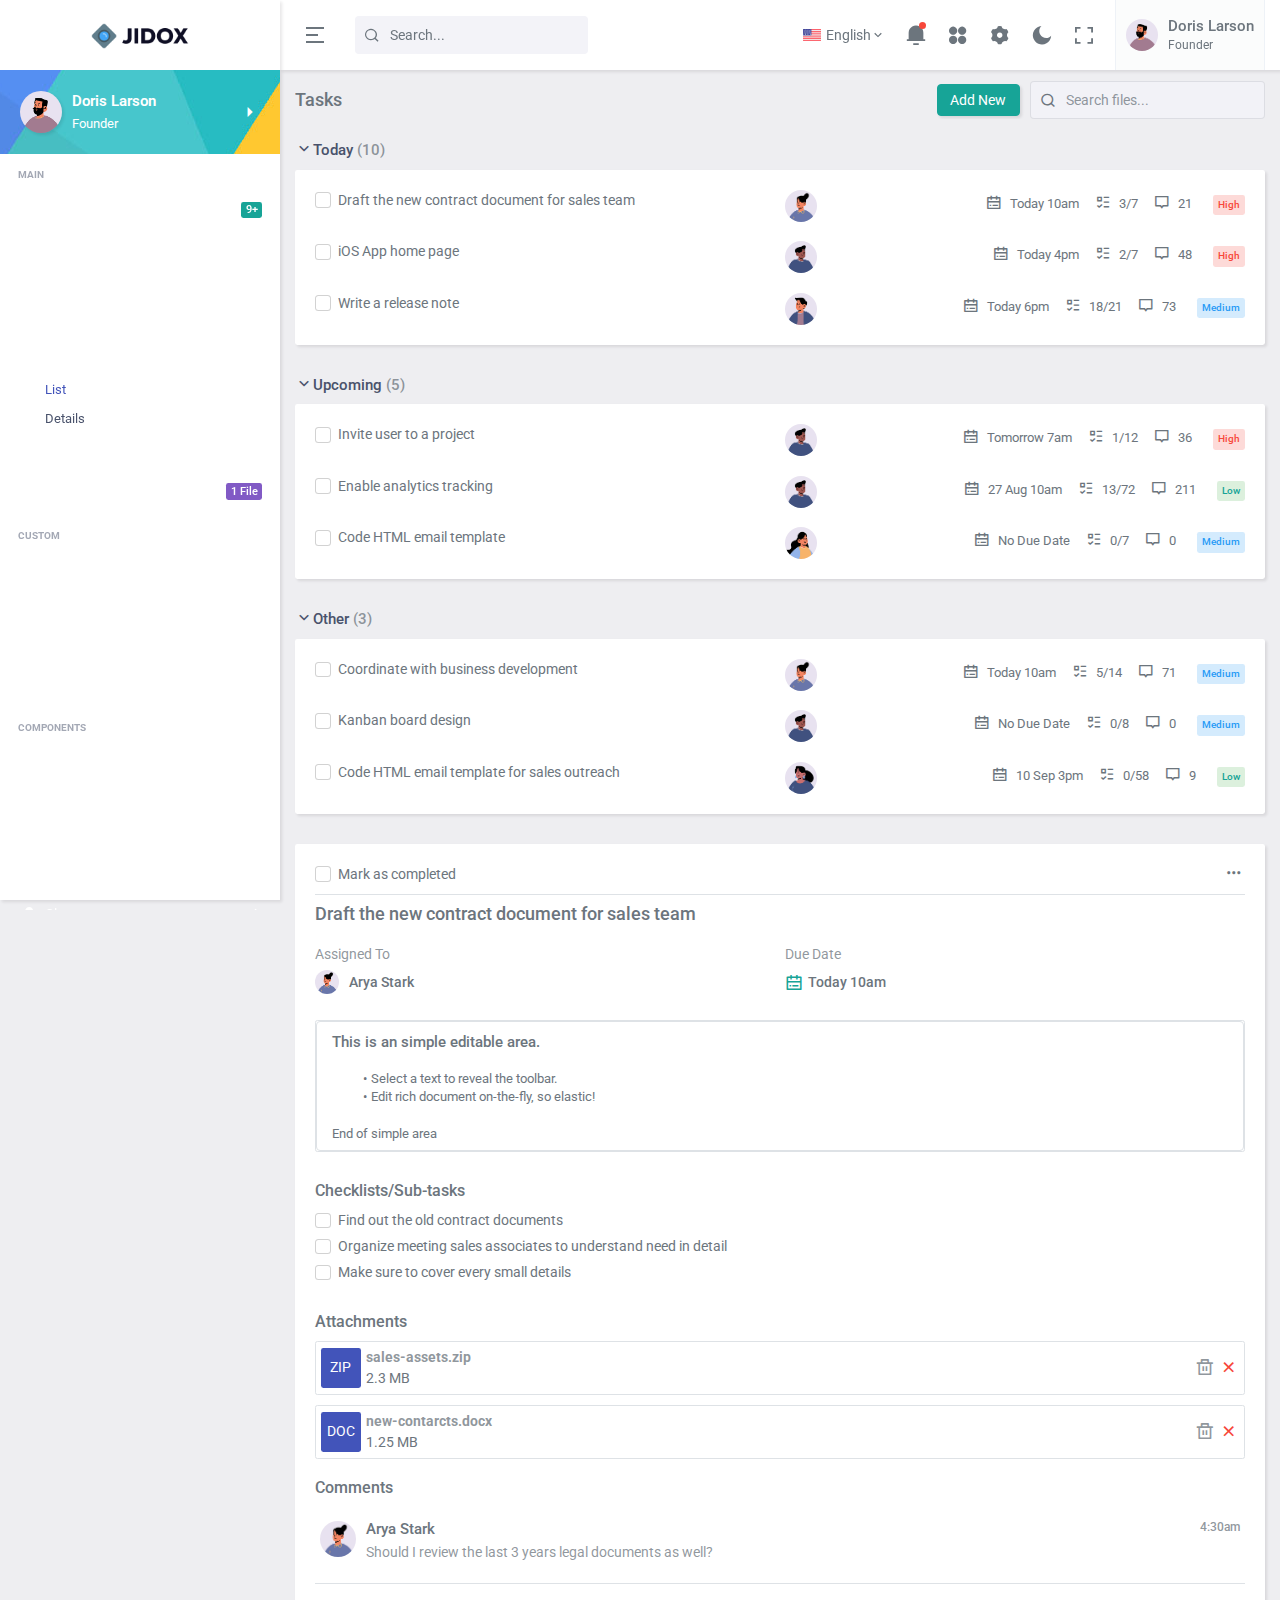
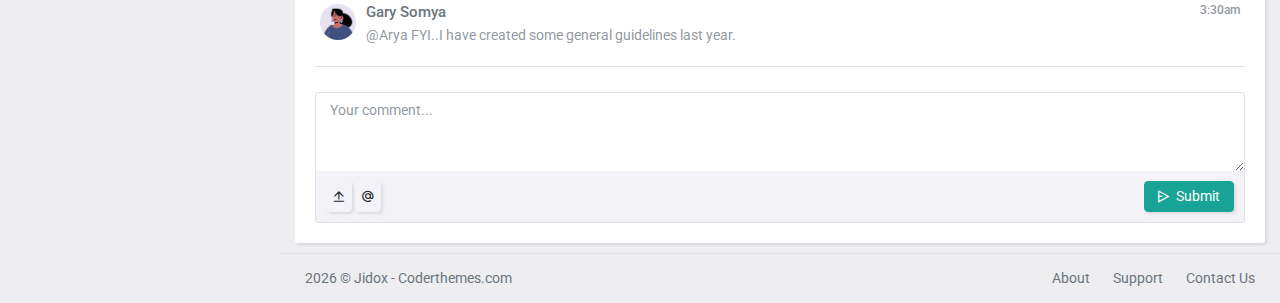
<file: apps-tasks.html>
<!DOCTYPE html>
<html lang="en">

    <head>
        <meta charset="utf-8" />
        <title>Tasks | Jidox - Material Design Admin & Dashboard Template</title>
        <meta name="viewport" content="width=device-width, initial-scale=1.0">
        <meta content="A fully featured admin theme which can be used to build CRM, CMS, etc." name="description" />
        <meta content="Coderthemes" name="author" />

        <!-- App favicon -->
        <link rel="shortcut icon" href="assets/images/favicon.ico">

        <!-- Quill css -->
        <link href="assets/vendor/quill/quill.core.css" rel="stylesheet" type="text/css" />
        <link href="assets/vendor/quill/quill.bubble.css" rel="stylesheet" type="text/css" />
        <link href="assets/vendor/quill/quill.snow.css" rel="stylesheet" type="text/css" />

        <!-- Theme Config Js -->
        <script src="assets/js/config.js"></script>

        <!-- App css -->
        <link href="assets/css/app.min.css" rel="stylesheet" type="text/css" id="app-style" />

        <!-- Icons css -->
        <link href="assets/css/icons.min.css" rel="stylesheet" type="text/css" />
    </head>

    <body>
        <!-- Begin page -->
        <div class="wrapper">

            
            <!-- ========== Topbar Start ========== -->
            <div class="navbar-custom">
                <div class="topbar container-fluid">
                    <div class="d-flex align-items-center gap-lg-2 gap-1">

                        <!-- Topbar Brand Logo -->
                        <div class="logo-topbar">
                            <!-- Logo light -->
                            <a href="index.html" class="logo-light">
                                <span class="logo-lg">
                                    <img src="assets/images/logo.png" alt="logo">
                                </span>
                                <span class="logo-sm">
                                    <img src="assets/images/logo-sm.png" alt="small logo">
                                </span>
                            </a>

                            <!-- Logo Dark -->
                            <a href="index.html" class="logo-dark">
                                <span class="logo-lg">
                                    <img src="assets/images/logo-dark.png" alt="dark logo">
                                </span>
                                <span class="logo-sm">
                                    <img src="assets/images/logo-sm.png" alt="small logo">
                                </span>
                            </a>
                        </div>

                        <!-- Sidebar Menu Toggle Button -->
                        <button class="button-toggle-menu">
                            <i class="ri-menu-2-fill"></i>
                        </button>

                        <!-- Horizontal Menu Toggle Button -->
                        <button class="navbar-toggle" data-bs-toggle="collapse" data-bs-target="#topnav-menu-content">
                            <div class="lines">
                                <span></span>
                                <span></span>
                                <span></span>
                            </div>
                        </button>

                        <!-- Topbar Search Form -->
                        <div class="app-search dropdown d-none d-lg-block">
                            <form>
                                <div class="input-group">
                                    <input type="search" class="form-control dropdown-toggle" placeholder="Search..." id="top-search">
                                    <span class="ri-search-line search-icon"></span>
                                </div>
                            </form>

                            <div class="dropdown-menu dropdown-menu-animated dropdown-lg" id="search-dropdown">
                                <!-- item-->
                                <div class="dropdown-header noti-title">
                                    <h5 class="text-overflow mb-1">Found <b class="text-decoration-underline">08</b> results</h5>
                                </div>

                                <!-- item-->
                                <a href="javascript:void(0);" class="dropdown-item notify-item">
                                    <i class="ri-file-chart-line fs-16 me-1"></i>
                                    <span>Analytics Report</span>
                                </a>

                                <!-- item-->
                                <a href="javascript:void(0);" class="dropdown-item notify-item">
                                    <i class="ri-lifebuoy-line fs-16 me-1"></i>
                                    <span>How can I help you?</span>
                                </a>

                                <!-- item-->
                                <a href="javascript:void(0);" class="dropdown-item notify-item">
                                    <i class="ri-user-settings-line fs-16 me-1"></i>
                                    <span>User profile settings</span>
                                </a>

                                <!-- item-->
                                <div class="dropdown-header noti-title">
                                    <h6 class="text-overflow mt-2 mb-1 text-uppercase">Users</h6>
                                </div>

                                <div class="notification-list">
                                    <!-- item-->
                                    <a href="javascript:void(0);" class="dropdown-item notify-item">
                                        <div class="d-flex">
                                            <img class="d-flex me-2 rounded-circle" src="assets/images/users/avatar-2.jpg" alt="Generic placeholder image" height="32">
                                            <div class="w-100">
                                                <h5 class="m-0 fs-14">Erwin Brown</h5>
                                                <span class="fs-12 mb-0">UI Designer</span>
                                            </div>
                                        </div>
                                    </a>

                                    <!-- item-->
                                    <a href="javascript:void(0);" class="dropdown-item notify-item">
                                        <div class="d-flex">
                                            <img class="d-flex me-2 rounded-circle" src="assets/images/users/avatar-5.jpg" alt="Generic placeholder image" height="32">
                                            <div class="w-100">
                                                <h5 class="m-0 fs-14">Jacob Deo</h5>
                                                <span class="fs-12 mb-0">Developer</span>
                                            </div>
                                        </div>
                                    </a>
                                </div>
                            </div>
                        </div>
                    </div>

                    <ul class="topbar-menu d-flex align-items-center gap-3">
                        <li class="dropdown d-lg-none">
                            <a class="nav-link dropdown-toggle arrow-none" data-bs-toggle="dropdown" href="#" role="button" aria-haspopup="false" aria-expanded="false">
                                <i class="ri-search-line fs-22"></i>
                            </a>
                            <div class="dropdown-menu dropdown-menu-end dropdown-menu-animated dropdown-lg p-0">
                                <form class="p-3">
                                    <input type="search" class="form-control" placeholder="Search ..." aria-label="Recipient's username">
                                </form>
                            </div>
                        </li>

                        <li class="dropdown">
                            <a class="nav-link dropdown-toggle arrow-none" data-bs-toggle="dropdown" href="#" role="button" aria-haspopup="false" aria-expanded="false">
                                <img src="assets/images/flags/us.jpg" alt="user-image" class="me-0 me-sm-1" height="12">
                                <span class="align-middle d-none d-lg-inline-block">English</span> <i class="ri-arrow-down-s-line d-none d-sm-inline-block align-middle"></i>
                            </a>
                            <div class="dropdown-menu dropdown-menu-end dropdown-menu-animated">

                                <!-- item-->
                                <a href="javascript:void(0);" class="dropdown-item">
                                    <img src="assets/images/flags/germany.jpg" alt="user-image" class="me-1" height="12"> <span class="align-middle">German</span>
                                </a>

                                <!-- item-->
                                <a href="javascript:void(0);" class="dropdown-item">
                                    <img src="assets/images/flags/italy.jpg" alt="user-image" class="me-1" height="12"> <span class="align-middle">Italian</span>
                                </a>

                                <!-- item-->
                                <a href="javascript:void(0);" class="dropdown-item">
                                    <img src="assets/images/flags/spain.jpg" alt="user-image" class="me-1" height="12"> <span class="align-middle">Spanish</span>
                                </a>

                                <!-- item-->
                                <a href="javascript:void(0);" class="dropdown-item">
                                    <img src="assets/images/flags/russia.jpg" alt="user-image" class="me-1" height="12"> <span class="align-middle">Russian</span>
                                </a>

                            </div>
                        </li>

                        <li class="dropdown notification-list">
                            <a class="nav-link dropdown-toggle arrow-none" data-bs-toggle="dropdown" href="#" role="button" aria-haspopup="false" aria-expanded="false">
                                <i class="ri-notification-3-fill fs-22"></i>
                                <span class="noti-icon-badge"></span>
                            </a>
                            <div class="dropdown-menu dropdown-menu-end dropdown-menu-animated dropdown-lg py-0">
                                <div class="p-2 border-top-0 border-start-0 border-end-0 border-dashed border">
                                    <div class="row align-items-center">
                                        <div class="col">
                                            <h6 class="m-0 fs-16 fw-medium"> Notification</h6>
                                        </div>
                                        <div class="col-auto">
                                            <a href="javascript: void(0);" class="text-dark text-decoration-underline">
                                                <small>Clear All</small>
                                            </a>
                                        </div>
                                    </div>
                                </div>

                                <div style="max-height: 300px;" data-simplebar>

                                    <h5 class="text-muted fs-12 fw-bold p-2 text-uppercase mb-0">Today</h5>
                                    <!-- item-->

                                    <a href="javascript:void(0);" class="dropdown-item p-0 notify-item unread-noti card m-0 shadow-none">
                                        <div class="card-body">
                                            <div class="d-flex align-items-center">
                                                <div class="flex-shrink-0">
                                                    <div class="notify-icon bg-primary">
                                                        <i class="ri-message-3-line fs-18"></i>
                                                    </div>
                                                </div>
                                                <div class="flex-grow-1 text-truncate ms-2">
                                                    <h5 class="noti-item-title fw-medium fs-14">Datacorp <small class="fw-normal text-muted float-end ms-1">1 min ago</small></h5>
                                                    <small class="noti-item-subtitle text-muted">Caleb Flakelar commented on Admin</small>
                                                </div>
                                            </div>
                                        </div>
                                    </a>

                                    <!-- item-->
                                    <a href="javascript:void(0);" class="dropdown-item p-0 notify-item read-noti card m-0 shadow-none">
                                        <div class="card-body">
                                            <div class="d-flex align-items-center">
                                                <div class="flex-shrink-0">
                                                    <div class="notify-icon bg-info">
                                                        <i class="ri-user-add-line fs-18"></i>
                                                    </div>
                                                </div>
                                                <div class="flex-grow-1 text-truncate ms-2">
                                                    <h5 class="noti-item-title fw-medium fs-14">Admin <small class="fw-normal text-muted float-end ms-1">1 hr ago</small></h5>
                                                    <small class="noti-item-subtitle text-muted">New user registered</small>
                                                </div>
                                            </div>
                                        </div>
                                    </a>

                                    <h5 class="text-muted fs-12 fw-bold p-2 mb-0 text-uppercase">Yesterday</h5>

                                    <!-- item-->
                                    <a href="javascript:void(0);" class="dropdown-item p-0 notify-item read-noti card m-0 shadow-none">
                                        <div class="card-body">
                                            <div class="d-flex align-items-center">
                                                <div class="flex-shrink-0">
                                                    <div class="notify-icon">
                                                        <img src="assets/images/users/avatar-2.jpg" class="img-fluid rounded-circle" alt="" />
                                                    </div>
                                                </div>
                                                <div class="flex-grow-1 text-truncate ms-2">
                                                    <h5 class="noti-item-title fw-medium fs-14">Cristina Pride <small class="fw-normal text-muted float-end ms-1">1 day ago</small></h5>
                                                    <small class="noti-item-subtitle text-muted">Hi, How are you? What about our next meeting</small>
                                                </div>
                                            </div>
                                        </div>
                                    </a>

                                    <h5 class="text-muted fs-12 fw-bold p-2 mb-0 text-uppercase">31 Jan 2023</h5>

                                    <!-- item-->
                                    <a href="javascript:void(0);" class="dropdown-item p-0 notify-item read-noti card m-0 shadow-none">
                                        <div class="card-body">
                                            <div class="d-flex align-items-center">
                                                <div class="flex-shrink-0">
                                                    <div class="notify-icon bg-primary">
                                                        <i class="ri-discuss-line fs-18"></i>
                                                    </div>
                                                </div>
                                                <div class="flex-grow-1 text-truncate ms-2">
                                                    <h5 class="noti-item-title fw-medium fs-14">Datacorp</h5>
                                                    <small class="noti-item-subtitle text-muted">Caleb Flakelar commented on Admin</small>
                                                </div>
                                            </div>
                                        </div>
                                    </a>

                                    <!-- item-->
                                    <a href="javascript:void(0);" class="dropdown-item p-0 notify-item read-noti card m-0 shadow-none">
                                        <div class="card-body">
                                            <div class="d-flex align-items-center">
                                                <div class="flex-shrink-0">
                                                    <div class="notify-icon">
                                                        <img src="assets/images/users/avatar-4.jpg" class="img-fluid rounded-circle" alt="" />
                                                    </div>
                                                </div>
                                                <div class="flex-grow-1 text-truncate ms-2">
                                                    <h5 class="noti-item-title fw-medium fs-14">Karen Robinson</h5>
                                                    <small class="noti-item-subtitle text-muted">Wow ! this admin looks good and awesome design</small>
                                                </div>
                                            </div>
                                        </div>
                                    </a>
                                </div>

                                <!-- All-->
                                <a href="javascript:void(0);" class="dropdown-item text-center text-primary text-decoration-underline fw-bold notify-item border-top border-light py-2">
                                    View All
                                </a>

                            </div>
                        </li>

                        <li class="dropdown d-none d-sm-inline-block">
                            <a class="nav-link dropdown-toggle arrow-none" data-bs-toggle="dropdown" href="#" role="button" aria-haspopup="false" aria-expanded="false">
                                <i class="ri-apps-2-fill fs-22"></i>
                            </a>
                            <div class="dropdown-menu dropdown-menu-end dropdown-menu-animated dropdown-lg p-0">

                                <div class="p-2">
                                    <div class="row g-0">
                                        <div class="col">
                                            <a class="dropdown-icon-item" href="#">
                                                <img src="assets/images/brands/github.png" alt="Github">
                                                <span>GitHub</span>
                                            </a>
                                        </div>
                                        <div class="col">
                                            <a class="dropdown-icon-item" href="#">
                                                <img src="assets/images/brands/bitbucket.png" alt="bitbucket">
                                                <span>Bitbucket</span>
                                            </a>
                                        </div>
                                        <div class="col">
                                            <a class="dropdown-icon-item" href="#">
                                                <img src="assets/images/brands/dropbox.png" alt="dropbox">
                                                <span>Dropbox</span>
                                            </a>
                                        </div>
                                    </div>

                                    <div class="row g-0">
                                        <div class="col">
                                            <a class="dropdown-icon-item" href="#">
                                                <img src="assets/images/brands/slack.png" alt="slack">
                                                <span>Slack</span>
                                            </a>
                                        </div>
                                        <div class="col">
                                            <a class="dropdown-icon-item" href="#">
                                                <img src="assets/images/brands/dribbble.png" alt="dribbble">
                                                <span>Dribbble</span>
                                            </a>
                                        </div>
                                        <div class="col">
                                            <a class="dropdown-icon-item" href="#">
                                                <img src="assets/images/brands/behance.png" alt="Behance">
                                                <span>Behance</span>
                                            </a>
                                        </div>
                                    </div> <!-- end row-->
                                </div>

                            </div>
                        </li>

                        <li class="d-none d-sm-inline-block">
                            <a class="nav-link" data-bs-toggle="offcanvas" href="#theme-settings-offcanvas">
                                <i class="ri-settings-3-fill fs-22"></i>
                            </a>
                        </li>

                        <li class="d-none d-sm-inline-block">
                            <div class="nav-link" id="light-dark-mode">
                                <i class="ri-moon-fill fs-22"></i>
                            </div>
                        </li>


                        <li class="d-none d-md-inline-block">
                            <a class="nav-link" href="" data-toggle="fullscreen">
                                <i class="ri-fullscreen-line fs-22"></i>
                            </a>
                        </li>

                        <li class="dropdown me-md-2">
                            <a class="nav-link dropdown-toggle arrow-none nav-user px-2" data-bs-toggle="dropdown" href="#" role="button" aria-haspopup="false" aria-expanded="false">
                                <span class="account-user-avatar">
                                    <img src="assets/images/users/avatar-1.jpg" alt="user-image" width="32" class="rounded-circle">
                                </span>
                                <span class="d-lg-flex flex-column gap-1 d-none">
                                    <h5 class="my-0">Doris Larson</h5>
                                    <h6 class="my-0 fw-normal">Founder</h6>
                                </span>
                            </a>
                            <div class="dropdown-menu dropdown-menu-end dropdown-menu-animated profile-dropdown">
                                <!-- item-->
                                <div class=" dropdown-header noti-title">
                                    <h6 class="text-overflow m-0">Welcome !</h6>
                                </div>

                                <!-- item-->
                                <a href="pages-profile.html" class="dropdown-item">
                                    <i class="ri-account-circle-fill align-middle me-1"></i>
                                    <span>My Account</span>
                                </a>

                                <!-- item-->
                                <a href="pages-profile.html" class="dropdown-item">
                                    <i class="ri-settings-4-fill align-middle me-1"></i>
                                    <span>Settings</span>
                                </a>

                                <!-- item-->
                                <a href="pages-faq.html" class="dropdown-item">
                                    <i class="ri-customer-service-2-fill align-middle me-1"></i>
                                    <span>Support</span>
                                </a>

                                <!-- item-->
                                <a href="auth-lock-screen.html" class="dropdown-item">
                                    <i class="ri-lock-password-fill align-middle me-1"></i>
                                    <span>Lock Screen</span>
                                </a>

                                <!-- item-->
                                <a href="auth-logout-2.html" class="dropdown-item">
                                    <i class="ri-logout-box-fill align-middle me-1"></i>
                                    <span>Logout</span>
                                </a>
                            </div>
                        </li>
                    </ul>
                </div>
            </div>
            <!-- ========== Topbar End ========== -->

            <!-- ========== Left Sidebar Start ========== -->
            <div class="leftside-menu">

                <!-- Brand Logo Light -->
                <a href="index.html" class="logo logo-light">
                    <span class="logo-lg">
                        <img src="assets/images/logo.png" alt="logo">
                    </span>
                    <span class="logo-sm">
                        <img src="assets/images/logo-sm.png" alt="small logo">
                    </span>
                </a>

                <!-- Brand Logo Dark -->
                <a href="index.html" class="logo logo-dark">
                    <span class="logo-lg">
                        <img src="assets/images/logo-dark.png" alt="dark logo">
                    </span>
                    <span class="logo-sm">
                        <img src="assets/images/logo-sm.png" alt="small logo">
                    </span>
                </a>

                <!-- Sidebar Hover Menu Toggle Button -->
                <div class="button-sm-hover" data-bs-toggle="tooltip" data-bs-placement="right" title="Show Full Sidebar">
                    <i class="ri-checkbox-blank-circle-line align-middle"></i>
                </div>

                <!-- Full Sidebar Menu Close Button -->
                <div class="button-close-fullsidebar">
                    <i class="ri-close-fill align-middle"></i>
                </div>

                <!-- Sidebar -left -->
                <div class="h-100" id="leftside-menu-container" data-simplebar>
                    <!-- Leftbar User -->
                    <div class="leftbar-user p-3 text-white">
                        <a href="pages-profile.html" class="d-flex align-items-center text-reset">
                            <div class="flex-shrink-0">
                                <img src="assets/images/users/avatar-1.jpg" alt="user-image" height="42" class="rounded-circle shadow">
                            </div>
                            <div class="flex-grow-1 ms-2">
                                <span class="fw-semibold fs-15 d-block">Doris Larson</span>
                                <span class="fs-13">Founder</span>
                            </div>
                            <div class="ms-auto">
                                <i class="ri-arrow-right-s-fill fs-20"></i>
                            </div>
                        </a>
                    </div>

                    <!--- Sidemenu -->
                    <ul class="side-nav">

                        <li class="side-nav-title mt-1"> Main</li>

                        <li class="side-nav-item">
                            <a href="index.html" class="side-nav-link">
                                <i class="ri-dashboard-2-fill"></i>
                                <span class="badge bg-success float-end">9+</span>
                                <span> Dashboard </span>
                            </a>
                        </li>

                        <li class="side-nav-item">
                            <a href="apps-calendar.html" class="side-nav-link">
                                <i class="ri-calendar-2-fill"></i>
                                <span> Calendar </span>
                            </a>
                        </li>

                        <li class="side-nav-item">
                            <a href="apps-chat.html" class="side-nav-link">
                                <i class="ri-chat-voice-fill"></i>
                                <span> Chat </span>
                            </a>
                        </li>

                        <li class="side-nav-item">
                            <a data-bs-toggle="collapse" href="#sidebarEmail" aria-expanded="false" aria-controls="sidebarEmail" class="side-nav-link">
                                <i class="ri-mail-fill"></i>
                                <span> Email </span>
                                <span class="menu-arrow"></span>
                            </a>
                            <div class="collapse" id="sidebarEmail">
                                <ul class="side-nav-second-level">
                                    <li>
                                        <a href="apps-email-inbox.html">Inbox</a>
                                    </li>
                                    <li>
                                        <a href="apps-email-read.html">Read Email</a>
                                    </li>
                                </ul>
                            </div>
                        </li>

                        <li class="side-nav-item">
                            <a data-bs-toggle="collapse" href="#sidebarTasks" aria-expanded="false" aria-controls="sidebarTasks" class="side-nav-link">
                                <i class="ri-list-check-3"></i>
                                <span> Tasks </span>
                                <span class="menu-arrow"></span>
                            </a>
                            <div class="collapse" id="sidebarTasks">
                                <ul class="side-nav-second-level">
                                    <li>
                                        <a href="apps-tasks.html">List</a>
                                    </li>
                                    <li>
                                        <a href="apps-tasks-details.html">Details</a>
                                    </li>
                                </ul>
                            </div>
                        </li>

                        <li class="side-nav-item">
                            <a href="apps-kanban.html" class="side-nav-link">
                                <i class="ri-clipboard-fill"></i>
                                <span> Kanban Board </span>
                            </a>
                        </li>

                        <li class="side-nav-item">
                            <a href="apps-file-manager.html" class="side-nav-link">
                                <i class="ri-folder-4-fill"></i>
                                <span class="badge bg-purple float-end">1 File</span>
                                <span> File Manager </span>
                            </a>
                        </li>

                        <li class="side-nav-title mt-2">Custom</li>

                        <li class="side-nav-item">
                            <a data-bs-toggle="collapse" href="#sidebarPages" aria-expanded="false" aria-controls="sidebarPages" class="side-nav-link">
                                <i class="ri-pages-fill"></i>
                                <span> Pages </span>
                                <span class="menu-arrow"></span>
                            </a>
                            <div class="collapse" id="sidebarPages">
                                <ul class="side-nav-second-level">
                                    <li>
                                        <a href="pages-profile.html">Profile</a>
                                    </li>
                                    <li>
                                        <a href="pages-invoice.html">Invoice</a>
                                    </li>
                                    <li>
                                        <a href="pages-faq.html">FAQ</a>
                                    </li>
                                    <li>
                                        <a href="pages-pricing.html">Pricing</a>
                                    </li>
                                    <li>
                                        <a href="pages-maintenance.html">Maintenance</a>
                                    </li>
                                    <li>
                                        <a href="pages-starter.html">Starter Page</a>
                                    </li>
                                    <li>
                                        <a href="pages-preloader.html">With Preloader</a>
                                    </li>
                                    <li>
                                        <a href="pages-timeline.html">Timeline</a>
                                    </li>
                                </ul>
                            </div>
                        </li>

                        <li class="side-nav-item">
                            <a data-bs-toggle="collapse" href="#sidebarPagesAuth" aria-expanded="false" aria-controls="sidebarPagesAuth" class="side-nav-link">
                                <i class="ri-group-2-fill"></i>
                                <span> Auth Pages </span>
                                <span class="menu-arrow"></span>
                            </a>
                            <div class="collapse" id="sidebarPagesAuth">
                                <ul class="side-nav-second-level">
                                    <li>
                                        <a href="auth-login.html">Login</a>
                                    </li>
                                    <li>
                                        <a href="auth-login-2.html">Login 2</a>
                                    </li>
                                    <li>
                                        <a href="auth-register.html">Register</a>
                                    </li>
                                    <li>
                                        <a href="auth-register-2.html">Register 2</a>
                                    </li>
                                    <li>
                                        <a href="auth-logout.html">Logout</a>
                                    </li>
                                    <li>
                                        <a href="auth-logout-2.html">Logout 2</a>
                                    </li>
                                    <li>
                                        <a href="auth-recoverpw.html">Recover Password</a>
                                    </li>
                                    <li>
                                        <a href="auth-recoverpw-2.html">Recover Password 2</a>
                                    </li>
                                    <li>
                                        <a href="auth-lock-screen.html">Lock Screen</a>
                                    </li>
                                    <li>
                                        <a href="auth-lock-screen-2.html">Lock Screen 2</a>
                                    </li>
                                    <li>
                                        <a href="auth-confirm-mail.html">Confirm Mail</a>
                                    </li>
                                    <li>
                                        <a href="auth-confirm-mail-2.html">Confirm Mail 2</a>
                                    </li>
                                </ul>
                            </div>
                        </li>

                        <li class="side-nav-item">
                            <a data-bs-toggle="collapse" href="#sidebarPagesError" aria-expanded="false" aria-controls="sidebarPagesError" class="side-nav-link">
                                <i class="ri-error-warning-fill"></i>
                                <span> Error Pages </span>
                                <span class="menu-arrow"></span>
                            </a>
                            <div class="collapse" id="sidebarPagesError">
                                <ul class="side-nav-second-level">
                                    <li>
                                        <a href="error-404.html">Error 404</a>
                                    </li>
                                    <li>
                                        <a href="error-404-alt.html">Error 404-alt</a>
                                    </li>
                                    <li>
                                        <a href="error-500.html">Error 500</a>
                                    </li>
                                </ul>
                            </div>
                        </li>

                        <li class="side-nav-item">
                            <a data-bs-toggle="collapse" href="#sidebarLayouts" aria-expanded="false" aria-controls="sidebarLayouts" class="side-nav-link">
                                <i class="ri-layout-3-fill"></i>
                                <span> Layouts </span>
                                <span class="menu-arrow"></span>
                            </a>
                            <div class="collapse" id="sidebarLayouts">
                                <ul class="side-nav-second-level">
                                    <li>
                                        <a href="layouts-horizontal.html" target="_blank">Horizontal</a>
                                    </li>
                                    <li>
                                        <a href="layouts-detached.html" target="_blank">Detached</a>
                                    </li>
                                    <li>
                                        <a href="layouts-full.html" target="_blank">Full View</a>
                                    </li>
                                    <li>
                                        <a href="layouts-fullscreen.html" target="_blank">Fullscreen View</a>
                                    </li>
                                    <li>
                                        <a href="layouts-hover.html" target="_blank">Hover Menu</a>
                                    </li>
                                    <li>
                                        <a href="layouts-compact.html" target="_blank">Compact</a>
                                    </li>
                                    <li>
                                        <a href="layouts-icon-view.html" target="_blank">Icon View</a>
                                    </li>
                                </ul>
                            </div>
                        </li>

                        <li class="side-nav-title mt-2">Components</li>

                        <li class="side-nav-item">
                            <a data-bs-toggle="collapse" href="#sidebarBaseUI" aria-expanded="false" aria-controls="sidebarBaseUI" class="side-nav-link">
                                <i class="ri-suitcase-fill"></i>
                                <span> Base UI </span>
                                <span class="menu-arrow"></span>
                            </a>
                            <div class="collapse" id="sidebarBaseUI">
                                <ul class="side-nav-second-level">
                                    <li>
                                        <a href="ui-accordions.html">Accordions</a>
                                    </li>
                                    <li>
                                        <a href="ui-alerts.html">Alerts</a>
                                    </li>
                                    <li>
                                        <a href="ui-avatars.html">Avatars</a>
                                    </li>
                                    <li>
                                        <a href="ui-badges.html">Badges</a>
                                    </li>
                                    <li>
                                        <a href="ui-breadcrumb.html">Breadcrumb</a>
                                    </li>
                                    <li>
                                        <a href="ui-buttons.html">Buttons</a>
                                    </li>
                                    <li>
                                        <a href="ui-cards.html">Cards</a>
                                    </li>
                                    <li>
                                        <a href="ui-carousel.html">Carousel</a>
                                    </li>
                                    <li>
                                        <a href="ui-collapse.html">Collapse</a>
                                    </li>
                                    <li>
                                        <a href="ui-dropdowns.html">Dropdowns</a>
                                    </li>
                                    <li>
                                        <a href="ui-embed-video.html">Embed Video</a>
                                    </li>
                                    <li>
                                        <a href="ui-grid.html">Grid</a>
                                    </li>
                                    <li>
                                        <a href="ui-links.html">Links</a>
                                    </li>
                                    <li>
                                        <a href="ui-list-group.html">List Group</a>
                                    </li>
                                    <li>
                                        <a href="ui-modals.html">Modals</a>
                                    </li>
                                    <li>
                                        <a href="ui-notifications.html">Notifications</a>
                                    </li>
                                    <li>
                                        <a href="ui-offcanvas.html">Offcanvas</a>
                                    </li>
                                    <li>
                                        <a href="ui-placeholders.html">Placeholders</a>
                                    </li>
                                    <li>
                                        <a href="ui-pagination.html">Pagination</a>
                                    </li>
                                    <li>
                                        <a href="ui-popovers.html">Popovers</a>
                                    </li>
                                    <li>
                                        <a href="ui-progress.html">Progress</a>
                                    </li>
                                    <li>
                                        <a href="ui-spinners.html">Spinners</a>
                                    </li>
                                    <li>
                                        <a href="ui-tabs.html">Tabs</a>
                                    </li>
                                    <li>
                                        <a href="ui-tooltips.html">Tooltips</a>
                                    </li>
                                    <li>
                                        <a href="ui-typography.html">Typography</a>
                                    </li>
                                    <li>
                                        <a href="ui-utilities.html">Utilities</a>
                                    </li>
                                </ul>
                            </div>
                        </li>

                        <li class="side-nav-item">
                            <a data-bs-toggle="collapse" href="#sidebarExtendedUI" aria-expanded="false" aria-controls="sidebarExtendedUI" class="side-nav-link">
                                <i class="ri-paint-brush-fill"></i>
                                <span> Extended UI </span>
                                <span class="menu-arrow"></span>
                            </a>
                            <div class="collapse" id="sidebarExtendedUI">
                                <ul class="side-nav-second-level">
                                    <li>
                                        <a href="extended-dragula.html">Dragula</a>
                                    </li>
                                    <li>
                                        <a href="extended-range-slider.html">Range Slider</a>
                                    </li>
                                    <li>
                                        <a href="extended-ratings.html">Ratings</a>
                                    </li>
                                    <li>
                                        <a href="extended-scrollbar.html">Scrollbar</a>
                                    </li>
                                    <li>
                                        <a href="extended-scrollspy.html">Scrollspy</a>
                                    </li>
                                </ul>
                            </div>
                        </li>

                        <li class="side-nav-item">
                            <a href="widgets.html" class="side-nav-link">
                                <i class="ri-cup-fill"></i>
                                <span> Widgets </span>
                            </a>
                        </li>

                        <li class="side-nav-item">
                            <a data-bs-toggle="collapse" href="#sidebarIcons" aria-expanded="false" aria-controls="sidebarIcons" class="side-nav-link">
                                <i class="ri-copper-diamond-fill"></i>
                                <span> Icons </span>
                                <span class="menu-arrow"></span>
                            </a>
                            <div class="collapse" id="sidebarIcons">
                                <ul class="side-nav-second-level">
                                    <li>
                                        <a href="icons-remixicons.html">Remix Icons</a>
                                    </li>
                                    <li>
                                        <a href="icons-bootstrap.html">Bootstrap Icons</a>
                                    </li>
                                    <li>
                                        <a href="icons-material-symbol.html">Material Symbol Icons</a>
                                    </li>
                                </ul>
                            </div>
                        </li>

                        <li class="side-nav-item">
                            <a data-bs-toggle="collapse" href="#sidebarCharts" aria-expanded="false" aria-controls="sidebarCharts" class="side-nav-link">
                                <i class="ri-bubble-chart-fill"></i>
                                <span> Charts </span>
                                <span class="menu-arrow"></span>
                            </a>
                            <div class="collapse" id="sidebarCharts">
                                <ul class="side-nav-second-level">
                                    <li class="side-nav-item">
                                        <a data-bs-toggle="collapse" href="#sidebarApexCharts" aria-expanded="false" aria-controls="sidebarApexCharts">
                                            <span> Apex Charts </span>
                                            <span class="menu-arrow"></span>
                                        </a>
                                        <div class="collapse" id="sidebarApexCharts">
                                            <ul class="side-nav-third-level">
                                                <li>
                                                    <a href="charts-apex-area.html">Area</a>
                                                </li>
                                                <li>
                                                    <a href="charts-apex-bar.html">Bar</a>
                                                </li>
                                                <li>
                                                    <a href="charts-apex-bubble.html">Bubble</a>
                                                </li>
                                                <li>
                                                    <a href="charts-apex-candlestick.html">Candlestick</a>
                                                </li>
                                                <li>
                                                    <a href="charts-apex-column.html">Column</a>
                                                </li>
                                                <li>
                                                    <a href="charts-apex-heatmap.html">Heatmap</a>
                                                </li>
                                                <li>
                                                    <a href="charts-apex-line.html">Line</a>
                                                </li>
                                                <li>
                                                    <a href="charts-apex-mixed.html">Mixed</a>
                                                </li>
                                                <li>
                                                    <a href="charts-apex-timeline.html">Timeline</a>
                                                </li>
                                                <li>
                                                    <a href="charts-apex-boxplot.html">Boxplot</a>
                                                </li>
                                                <li>
                                                    <a href="charts-apex-treemap.html">Treemap</a>
                                                </li>
                                                <li>
                                                    <a href="charts-apex-pie.html">Pie</a>
                                                </li>
                                                <li>
                                                    <a href="charts-apex-radar.html">Radar</a>
                                                </li>
                                                <li>
                                                    <a href="charts-apex-radialbar.html">RadialBar</a>
                                                </li>
                                                <li>
                                                    <a href="charts-apex-scatter.html">Scatter</a>
                                                </li>
                                                <li>
                                                    <a href="charts-apex-polar-area.html">Polar Area</a>
                                                </li>
                                                <li>
                                                    <a href="charts-apex-sparklines.html">Sparklines</a>
                                                </li>
                                            </ul>
                                        </div>
                                    </li>
                                    <li class="side-nav-item">
                                        <a data-bs-toggle="collapse" href="#sidebarChartJSCharts" aria-expanded="false" aria-controls="sidebarChartJSCharts">
                                            <span> ChartJS </span>
                                            <span class="menu-arrow"></span>
                                        </a>
                                        <div class="collapse" id="sidebarChartJSCharts">
                                            <ul class="side-nav-third-level">
                                                <li>
                                                    <a href="charts-chartjs-area.html">Area</a>
                                                </li>
                                                <li>
                                                    <a href="charts-chartjs-bar.html">Bar</a>
                                                </li>
                                                <li>
                                                    <a href="charts-chartjs-line.html">Line</a>
                                                </li>
                                                <li>
                                                    <a href="charts-chartjs-other.html">Other</a>
                                                </li>

                                            </ul>
                                        </div>
                                    </li>
                                </ul>
                            </div>
                        </li>

                        <li class="side-nav-item">
                            <a data-bs-toggle="collapse" href="#sidebarForms" aria-expanded="false" aria-controls="sidebarForms" class="side-nav-link">
                                <i class="ri-survey-fill"></i>
                                <span> Forms </span>
                                <span class="menu-arrow"></span>
                            </a>
                            <div class="collapse" id="sidebarForms">
                                <ul class="side-nav-second-level">
                                    <li>
                                        <a href="form-elements.html">Basic Elements</a>
                                    </li>
                                    <li>
                                        <a href="form-advanced.html">Form Advanced</a>
                                    </li>
                                    <li>
                                        <a href="form-validation.html">Validation</a>
                                    </li>
                                    <li>
                                        <a href="form-wizard.html">Wizard</a>
                                    </li>
                                    <li>
                                        <a href="form-fileuploads.html">File Uploads</a>
                                    </li>
                                    <li>
                                        <a href="form-editors.html">Editors</a>
                                    </li>
                                </ul>
                            </div>
                        </li>

                        <li class="side-nav-item">
                            <a data-bs-toggle="collapse" href="#sidebarTables" aria-expanded="false" aria-controls="sidebarTables" class="side-nav-link">
                                <i class="ri-table-fill"></i>
                                <span> Tables </span>
                                <span class="menu-arrow"></span>
                            </a>
                            <div class="collapse" id="sidebarTables">
                                <ul class="side-nav-second-level">
                                    <li>
                                        <a href="tables-basic.html">Basic Tables</a>
                                    </li>
                                    <li>
                                        <a href="tables-datatable.html">Data Tables</a>
                                    </li>
                                </ul>
                            </div>
                        </li>

                        <li class="side-nav-item">
                            <a data-bs-toggle="collapse" href="#sidebarMaps" aria-expanded="false" aria-controls="sidebarMaps" class="side-nav-link">
                                <i class="ri-map-2-fill"></i>
                                <span> Maps </span>
                                <span class="menu-arrow"></span>
                            </a>
                            <div class="collapse" id="sidebarMaps">
                                <ul class="side-nav-second-level">
                                    <li>
                                        <a href="maps-google.html">Google Maps</a>
                                    </li>
                                    <li>
                                        <a href="maps-vector.html">Vector Maps</a>
                                    </li>
                                </ul>
                            </div>
                        </li>

                        <li class="side-nav-item">
                            <a data-bs-toggle="collapse" href="#sidebarMultiLevel" aria-expanded="false" aria-controls="sidebarMultiLevel" class="side-nav-link">
                                <i class="ri-share-fill"></i>
                                <span> Multi Level </span>
                                <span class="menu-arrow"></span>
                            </a>
                            <div class="collapse" id="sidebarMultiLevel">
                                <ul class="side-nav-second-level">
                                    <li class="side-nav-item">
                                        <a data-bs-toggle="collapse" href="#sidebarSecondLevel" aria-expanded="false" aria-controls="sidebarSecondLevel">
                                            <span> Second Level </span>
                                            <span class="menu-arrow"></span>
                                        </a>
                                        <div class="collapse" id="sidebarSecondLevel">
                                            <ul class="side-nav-third-level">
                                                <li>
                                                    <a href="javascript: void(0);">Item 1</a>
                                                </li>
                                                <li>
                                                    <a href="javascript: void(0);">Item 2</a>
                                                </li>
                                            </ul>
                                        </div>
                                    </li>
                                    <li class="side-nav-item">
                                        <a data-bs-toggle="collapse" href="#sidebarThirdLevel" aria-expanded="false" aria-controls="sidebarThirdLevel">
                                            <span> Third Level </span>
                                            <span class="menu-arrow"></span>
                                        </a>
                                        <div class="collapse" id="sidebarThirdLevel">
                                            <ul class="side-nav-third-level">
                                                <li>
                                                    <a href="javascript: void(0);">Item 1</a>
                                                </li>
                                                <li class="side-nav-item">
                                                    <a data-bs-toggle="collapse" href="#sidebarFourthLevel" aria-expanded="false" aria-controls="sidebarFourthLevel">
                                                        <span> Item 2 </span>
                                                        <span class="menu-arrow"></span>
                                                    </a>
                                                    <div class="collapse" id="sidebarFourthLevel">
                                                        <ul class="side-nav-forth-level">
                                                            <li>
                                                                <a href="javascript: void(0);">Item 2.1</a>
                                                            </li>
                                                            <li>
                                                                <a href="javascript: void(0);">Item 2.2</a>
                                                            </li>
                                                        </ul>
                                                    </div>
                                                </li>
                                            </ul>
                                        </div>
                                    </li>
                                </ul>
                            </div>
                        </li>


                    </ul>
                    <!--- End Sidemenu -->

                    <div class="clearfix"></div>
                </div>
            </div>
            <!-- ========== Left Sidebar End ========== -->

            <!-- ============================================================== -->
            <!-- Start Page Content here -->
            <!-- ============================================================== -->

            <div class="content-page">
                <div class="content">

                    <!-- Start Content-->
                    <div class="container-fluid">

                        <div class="row">
                            <div class="col-xxl-8">
                                <div class="page-title-box justify-content-between d-flex align-items-lg-center flex-lg-row flex-column">     
                                    <h4 class="page-title">Tasks</h4>
                                    <div class="app-search">
                                        <form>
                                            <a href="#" class="btn btn-success btn-sm me-2">Add New</a>
                                            <div class="position-relative">
                                                <input type="text" class="form-control border border-dark border-opacity-10" placeholder="Search files...">
                                                <span class="ri-search-line search-icon"></span>
                                            </div>
                                        </form>
                                    </div>
                                </div>

                                <!-- tasks panel -->
                                <div class="mt-2">
                                    <h5 class="m-0 pb-2">
                                        <a class="text-dark" data-bs-toggle="collapse" href="#todayTasks" role="button" aria-expanded="false" aria-controls="todayTasks">
                                            <i class='ri-arrow-down-s-line fs-18'></i>Today <span class="text-muted">(10)</span>
                                        </a>
                                    </h5>

                                    <div class="collapse show" id="todayTasks">
                                        <div class="card mb-0">
                                            <div class="card-body">
                                                <!-- task -->
                                                <div class="row justify-content-sm-between">
                                                    <div class="col-sm-6 mb-2 mb-sm-0">
                                                        <div class="form-check">
                                                            <input type="checkbox" class="form-check-input" id="task1">
                                                            <label class="form-check-label" for="task1">
                                                                Draft the new contract document for sales team
                                                            </label>
                                                        </div> <!-- end checkbox -->
                                                    </div> <!-- end col -->
                                                    <div class="col-sm-6">
                                                        <div class="d-flex justify-content-between">
                                                            <div id="tooltip-container">
                                                                <img src="assets/images/users/avatar-9.jpg" alt="image" class="avatar-xs rounded-circle me-1"
                                                                data-bs-container="#tooltip-container" data-bs-toggle="tooltip" data-bs-placement="bottom" title="Assigned to Arya S" />
                                                            </div>
                                                            <div>
                                                                <ul class="list-inline fs-13 text-end">
                                                                    <li class="list-inline-item">
                                                                        <i class='ri-calendar-todo-line fs-16 me-1'></i> Today 10am
                                                                    </li>
                                                                    <li class="list-inline-item ms-1">
                                                                        <i class='ri-list-check-3 fs-16 me-1'></i> 3/7
                                                                    </li>
                                                                    <li class="list-inline-item ms-1">
                                                                        <i class='ri-chat-2-line fs-16 me-1'></i> 21
                                                                    </li>
                                                                    <li class="list-inline-item ms-2">
                                                                        <span class="badge bg-danger-subtle text-danger p-1">High</span>
                                                                    </li>
                                                                </ul>
                                                            </div>
                                                        </div> <!-- end .d-flex-->
                                                    </div> <!-- end col -->
                                                </div>
                                                <!-- end task -->
    
                                                <!-- task -->
                                                <div class="row justify-content-sm-between mt-2">
                                                    <div class="col-sm-6 mb-2 mb-sm-0">
                                                        <div class="form-check">
                                                            <input type="checkbox" class="form-check-input" id="task2">
                                                            <label class="form-check-label" for="task2">
                                                                iOS App home page
                                                            </label>
                                                        </div> <!-- end checkbox -->
                                                    </div> <!-- end col -->
                                                    <div class="col-sm-6">
                                                        <div class="d-flex justify-content-between">
                                                            <div id="tooltip-container1">
                                                                <img src="assets/images/users/avatar-2.jpg" alt="image" class="avatar-xs rounded-circle me-1"
                                                                data-bs-container="#tooltip-container1" data-bs-toggle="tooltip" data-bs-placement="bottom" title="Assigned to James B" />
                                                            </div>
                                                            <div>
                                                                <ul class="list-inline fs-13 text-end">
                                                                    <li class="list-inline-item">
                                                                        <i class='ri-calendar-todo-line fs-16 me-1'></i> Today 4pm
                                                                    </li>
                                                                    <li class="list-inline-item ms-1">
                                                                        <i class='ri-list-check-3 fs-16 me-1'></i> 2/7
                                                                    </li>
                                                                    <li class="list-inline-item ms-1">
                                                                        <i class='ri-chat-2-line fs-16 me-1'></i> 48
                                                                    </li>
                                                                    <li class="list-inline-item ms-2">
                                                                        <span class="badge bg-danger-subtle text-danger p-1">High</span>
                                                                    </li>
                                                                </ul>
                                                            </div>
                                                        </div> <!-- end .d-flex-->
                                                    </div> <!-- end col -->
                                                </div>
                                                <!-- end task -->
    
                                                <!-- task -->
                                                <div class="row justify-content-sm-between mt-2">
                                                    <div class="col-sm-6 mb-2 mb-sm-0">
                                                        <div class="form-check">
                                                            <input type="checkbox" class="form-check-input" id="task3">
                                                            <label class="form-check-label" for="task3">
                                                                Write a release note
                                                            </label>
                                                        </div> <!-- end checkbox -->
                                                    </div> <!-- end col -->
                                                    <div class="col-sm-6">
                                                        <div class="d-flex justify-content-between">
                                                            <div id="tooltip-container2">
                                                                <img src="assets/images/users/avatar-4.jpg" alt="image" class="avatar-xs rounded-circle me-1"
                                                                data-bs-container="#tooltip-container2" data-bs-toggle="tooltip" data-bs-placement="bottom" title="Assigned to Kevin C" />
                                                            </div>
                                                            <div>
                                                                <ul class="list-inline fs-13 text-end mb-0">
                                                                    <li class="list-inline-item">
                                                                        <i class='ri-calendar-todo-line fs-16 me-1'></i> Today 6pm
                                                                    </li>
                                                                    <li class="list-inline-item ms-1">
                                                                        <i class='ri-list-check-3 fs-16 me-1'></i> 18/21
                                                                    </li>
                                                                    <li class="list-inline-item ms-1">
                                                                        <i class='ri-chat-2-line fs-16 me-1'></i> 73
                                                                    </li>
                                                                    <li class="list-inline-item ms-2">
                                                                        <span class="badge bg-info-subtle text-info p-1">Medium</span>
                                                                    </li>
                                                                </ul>
                                                            </div>
                                                        </div> <!-- end .d-flex-->
                                                    </div> <!-- end col -->
                                                </div>
                                                <!-- end task -->
                                            </div> <!-- end card-body-->
                                        </div> <!-- end card -->
                                    </div> <!-- end .collapse-->
                                </div> <!-- end .mt-2-->

                                <!-- upcoming tasks -->
                                <div class="mt-4">

                                    <h5 class="m-0 pb-2">
                                        <a class="text-dark" data-bs-toggle="collapse" href="#upcomingTasks" role="button" aria-expanded="false" aria-controls="upcomingTasks">
                                            <i class='ri-arrow-down-s-line fs-18'></i>Upcoming <span class="text-muted">(5)</span>
                                        </a>
                                    </h5>

                                    <div class="collapse show" id="upcomingTasks">
                                        <div class="card mb-0">
                                            <div class="card-body">
                                                <!-- task -->
                                                <div class="row justify-content-sm-between">
                                                    <div class="col-sm-6 mb-2 mb-sm-0">
                                                        <div class="form-check">
                                                            <input type="checkbox" class="form-check-input" id="task4">
                                                            <label class="form-check-label" for="task4">
                                                                Invite user to a project
                                                            </label>
                                                        </div> <!-- end checkbox -->
                                                    </div> <!-- end col -->
                                                    <div class="col-sm-6">
                                                        <div class="d-flex justify-content-between">
                                                            <div id="tooltip-container3">
                                                                <img src="assets/images/users/avatar-2.jpg" alt="image" class="avatar-xs rounded-circle me-1"
                                                                data-bs-container="#tooltip-container3" data-bs-toggle="tooltip" data-bs-placement="bottom" title="Assigned to James B" />
                                                            </div>
                                                            <div>
                                                                <ul class="list-inline fs-13 text-end">
                                                                    <li class="list-inline-item">
                                                                        <i class='ri-calendar-todo-line fs-16 me-1'></i> Tomorrow 7am
                                                                    </li>
                                                                    <li class="list-inline-item ms-1">
                                                                        <i class='ri-list-check-3 fs-16 me-1'></i> 1/12
                                                                    </li>
                                                                    <li class="list-inline-item ms-1">
                                                                        <i class='ri-chat-2-line fs-16 me-1'></i> 36
                                                                    </li>
                                                                    <li class="list-inline-item ms-2">
                                                                        <span class="badge bg-danger-subtle text-danger p-1">High</span>
                                                                    </li>
                                                                </ul>
                                                            </div>
                                                        </div> <!-- end .d-flex-->
                                                    </div> <!-- end col -->
                                                </div>
                                                <!-- end task -->
    
                                                <!-- task -->
                                                <div class="row justify-content-sm-between mt-2">
                                                    <div class="col-sm-6 mb-2 mb-sm-0">
                                                        <div class="form-check">
                                                            <input type="checkbox" class="form-check-input" id="task5">
                                                            <label class="form-check-label" for="task5">
                                                                Enable analytics tracking
                                                            </label>
                                                        </div> <!-- end checkbox -->
                                                    </div> <!-- end col -->
                                                    <div class="col-sm-6">
                                                        <div class="d-flex justify-content-between">
                                                            <div id="tooltip-container4">
                                                                <img src="assets/images/users/avatar-2.jpg" alt="image" class="avatar-xs rounded-circle me-1"
                                                                data-bs-container="#tooltip-container4" data-bs-toggle="tooltip" data-bs-placement="bottom" title="Assigned to James B" />
                                                            </div>
                                                            <div>
                                                                <ul class="list-inline fs-13 text-end">
                                                                    <li class="list-inline-item">
                                                                        <i class='ri-calendar-todo-line fs-16 me-1'></i> 27 Aug 10am
                                                                    </li>
                                                                    <li class="list-inline-item ms-1">
                                                                        <i class='ri-list-check-3 fs-16 me-1'></i> 13/72
                                                                    </li>
                                                                    <li class="list-inline-item ms-1">
                                                                        <i class='ri-chat-2-line fs-16 me-1'></i> 211
                                                                    </li>
                                                                    <li class="list-inline-item ms-2">
                                                                        <span class="badge bg-success-subtle text-success p-1">Low</span>
                                                                    </li>
                                                                </ul>
                                                            </div>
                                                        </div> <!-- end .d-flex-->
                                                    </div> <!-- end col -->
                                                </div>
                                                <!-- end task -->
    
                                                <!-- task -->
                                                <div class="row justify-content-sm-between mt-2">
                                                    <div class="col-sm-6 mb-2 mb-sm-0">
                                                        <div class="form-check">
                                                            <input type="checkbox" class="form-check-input" id="task6">
                                                            <label class="form-check-label" for="task6">
                                                                Code HTML email template
                                                            </label>
                                                        </div> <!-- end checkbox -->
                                                    </div> <!-- end col -->
                                                    <div class="col-sm-6">
                                                        <div class="d-flex justify-content-between">
                                                            <div id="tooltip-container5">
                                                                <img src="assets/images/users/avatar-7.jpg" alt="image" class="avatar-xs rounded-circle me-1"
                                                                data-bs-container="#tooltip-container5" data-bs-toggle="tooltip" data-bs-placement="bottom" title="Assigned to Edward S" />
                                                            </div>
                                                            <div>
                                                                <ul class="list-inline fs-13 text-end mb-0">
                                                                    <li class="list-inline-item">
                                                                        <i class='ri-calendar-todo-line fs-16 me-1'></i> No Due Date
                                                                    </li>
                                                                    <li class="list-inline-item ms-1">
                                                                        <i class='ri-list-check-3 fs-16 me-1'></i> 0/7
                                                                    </li>
                                                                    <li class="list-inline-item ms-1">
                                                                        <i class='ri-chat-2-line fs-16 me-1'></i> 0
                                                                    </li>
                                                                    <li class="list-inline-item ms-2">
                                                                        <span class="badge bg-info-subtle text-info p-1">Medium</span>
                                                                    </li>
                                                                </ul>
                                                            </div>
                                                        </div> <!-- end .d-flex-->
                                                    </div> <!-- end col -->
                                                </div>
                                                <!-- end task -->
                                            </div> <!-- end card-body-->
                                        </div> <!-- end card -->
                                    </div> <!-- end collapse-->
                                </div>
                                <!-- end upcoming tasks -->

                                <!-- start other tasks -->
                                <div class="mt-4 mb-4">
                                    <h5 class="m-0 pb-2">
                                        <a class="text-dark" data-bs-toggle="collapse" href="#otherTasks" role="button" aria-expanded="false" aria-controls="otherTasks">
                                            <i class='ri-arrow-down-s-line fs-18'></i>Other <span class="text-muted">(3)</span>
                                        </a>
                                    </h5>

                                    <div class="collapse show" id="otherTasks">
                                        <div class="card mb-0">
                                            <div class="card-body">
                                                <!-- task -->
                                                <div class="row justify-content-sm-between">
                                                    <div class="col-sm-6 mb-2 mb-sm-0">
                                                        <div class="form-check">
                                                            <input type="checkbox" class="form-check-input" id="task7">
                                                            <label class="form-check-label" for="task7">
                                                                Coordinate with business development
                                                            </label>
                                                        </div> <!-- end checkbox -->
                                                    </div> <!-- end col -->
                                                    <div class="col-sm-6">
                                                        <div class="d-flex justify-content-between">
                                                            <div id="tooltip-container6">
                                                                <img src="assets/images/users/avatar-9.jpg" alt="image" class="avatar-xs rounded-circle me-1"
                                                                data-bs-container="#tooltip-container6" data-bs-toggle="tooltip" data-bs-placement="bottom" title="Assigned to Arya S" />
                                                            </div>
                                                            <div>
                                                                <ul class="list-inline fs-13 text-end">
                                                                    <li class="list-inline-item">
                                                                        <i class='ri-calendar-todo-line fs-16 me-1'></i> Today 10am
                                                                    </li>
                                                                    <li class="list-inline-item ms-1">
                                                                        <i class='ri-list-check-3 fs-16 me-1'></i> 5/14
                                                                    </li>
                                                                    <li class="list-inline-item ms-1">
                                                                        <i class='ri-chat-2-line fs-16 me-1'></i> 71
                                                                    </li>
                                                                    <li class="list-inline-item ms-2">
                                                                        <span class="badge bg-info-subtle text-info p-1">Medium</span>
                                                                    </li>
                                                                </ul>
                                                            </div>
                                                        </div> <!-- end .d-flex-->
                                                    </div> <!-- end col -->
                                                </div>
                                                <!-- end task -->
    
                                                <!-- task -->
                                                <div class="row justify-content-sm-between mt-2">
                                                    <div class="col-sm-6 mb-2 mb-sm-0">
                                                        <div class="form-check">
                                                            <input type="checkbox" class="form-check-input" id="task8">
                                                            <label class="form-check-label" for="task8">
                                                                Kanban board design
                                                            </label>
                                                        </div> <!-- end checkbox -->
                                                    </div> <!-- end col -->
                                                    <div class="col-sm-6">
                                                        <div class="d-flex justify-content-between">
                                                            <div id="tooltip-container7">
                                                                <img src="assets/images/users/avatar-2.jpg" alt="image" class="avatar-xs rounded-circle me-1"
                                                                data-bs-container="#tooltip-container7" data-bs-toggle="tooltip" data-bs-placement="bottom" title="Assigned to James B" />
                                                            </div>
                                                            <div>
                                                                <ul class="list-inline fs-13 text-end">
                                                                    <li class="list-inline-item">
                                                                        <i class='ri-calendar-todo-line fs-16 me-1'></i> No Due Date
                                                                    </li>
                                                                    <li class="list-inline-item ms-1">
                                                                        <i class='ri-list-check-3 fs-16 me-1'></i> 0/8
                                                                    </li>
                                                                    <li class="list-inline-item ms-1">
                                                                        <i class='ri-chat-2-line fs-16 me-1'></i> 0
                                                                    </li>
                                                                    <li class="list-inline-item ms-2">
                                                                        <span class="badge bg-info-subtle text-info p-1">Medium</span>
                                                                    </li>
                                                                </ul>
                                                            </div>
                                                        </div> <!-- end .d-flex-->
                                                    </div> <!-- end col -->
                                                </div>
                                                <!-- end task -->
    
                                                <!-- task -->
                                                <div class="row justify-content-sm-between mt-2">
                                                    <div class="col-sm-6 mb-2 mb-sm-0">
                                                        <div class="form-check">
                                                            <input type="checkbox" class="form-check-input" id="task9">
                                                            <label class="form-check-label" for="task9">
                                                                Code HTML email template for sales outreach
                                                            </label>
                                                        </div> <!-- end checkbox -->
                                                    </div> <!-- end col -->
                                                    <div class="col-sm-6">
                                                        <div class="d-flex justify-content-between">
                                                            <div id="tooltip-container8">
                                                                <img src="assets/images/users/avatar-5.jpg" alt="image" class="avatar-xs rounded-circle me-1"
                                                                data-bs-container="#tooltip-container8" data-bs-toggle="tooltip" data-bs-placement="bottom" title="Assigned to Gary H" />
                                                            </div>
                                                            <div>
                                                                <ul class="list-inline fs-13 text-end mb-0">
                                                                    <li class="list-inline-item">
                                                                        <i class='ri-calendar-todo-line fs-16 me-1'></i> 10 Sep 3pm
                                                                    </li>
                                                                    <li class="list-inline-item ms-1">
                                                                        <i class='ri-list-check-3 fs-16 me-1'></i> 0/58
                                                                    </li>
                                                                    <li class="list-inline-item ms-1">
                                                                        <i class='ri-chat-2-line fs-16 me-1'></i> 9
                                                                    </li>
                                                                    <li class="list-inline-item ms-2">
                                                                        <span class="badge bg-success-subtle text-success p-1">Low</span>
                                                                    </li>
                                                                </ul>
                                                            </div>
                                                        </div> <!-- end .d-flex-->
                                                    </div> <!-- end col -->
                                                </div>
                                                <!-- end task -->
                                            </div> <!-- end card-body-->
                                        </div> <!-- end card -->
                                    </div>
                                </div>
                            </div> <!-- end col -->

                            <!-- task details -->
                            <div class="col-xxl-4">
                                <div class="card">
                                    <div class="card-body">
                                        <div class="dropdown card-widgets">
                                            <a href="#" class="dropdown-toggle arrow-none" data-bs-toggle="dropdown" aria-expanded="false">
                                                <i class='ri-more-fill'></i>
                                            </a>
                                            <div class="dropdown-menu dropdown-menu-animated dropdown-menu-end">
                                                <!-- item-->
                                                <a href="javascript:void(0);" class="dropdown-item">
                                                    <i class='ri-attachment-line me-1'></i>Attachment
                                                </a>
                                                <!-- item-->
                                                <a href="javascript:void(0);" class="dropdown-item">
                                                    <i class='ri-edit-box-line me-1'></i>Edit
                                                </a>
                                                <!-- item-->
                                                <a href="javascript:void(0);" class="dropdown-item">
                                                    <i class='ri-file-copy-2-line me-1'></i>Mark as Duplicate
                                                </a>
                                                <div class="dropdown-divider"></div>
                                                <!-- item-->
                                                <a href="javascript:void(0);" class="dropdown-item text-danger">
                                                    <i class='ri-delete-bin-line me-1'></i>Delete
                                                </a>
                                            </div> <!-- end dropdown menu-->
                                        </div> <!-- end dropdown-->
                                        
                                        <div class="form-check float-start">
                                            <input type="checkbox" class="form-check-input" id="completedCheck">
                                            <label class="form-check-label" for="completedCheck">
                                                Mark as completed
                                            </label>
                                        </div> <!-- end form-check-->

                                        <hr class="mt-4 mb-2" />

                                        <div class="row">
                                            <div class="col">

                                                <h4>Draft the new contract document for sales team</h4>

                                                <div class="row">
                                                    <div class="col-6">
                                                        <!-- assignee -->
                                                        <p class="mt-2 mb-1 text-muted">Assigned To</p>
                                                        <div class="d-flex">
                                                            <img src="assets/images/users/avatar-9.jpg" alt="Arya S" class="rounded-circle me-2" height="24" />
                                                            <div>
                                                                <h5 class="mt-1 fs-14">
                                                                    Arya Stark
                                                                </h5>
                                                            </div>
                                                        </div>
                                                        <!-- end assignee -->
                                                    </div> <!-- end col -->

                                                    <div class="col-6">
                                                        <!-- start due date -->
                                                        <p class="mt-2 mb-1 text-muted">Due Date</p>
                                                        <div class="d-flex">
                                                            <i class='ri-calendar-todo-line fs-18 text-success me-1'></i>
                                                            <div>
                                                                <h5 class="mt-1 fs-14">
                                                                    Today 10am
                                                                </h5>
                                                            </div>
                                                        </div>
                                                        <!-- end due date -->
                                                    </div> <!-- end col -->
                                                </div> <!-- end row -->

                                                <!-- task description -->
                                                <div class="row mt-3">
                                                    <div class="col">
                                                        <div class="border rounded">
                                                            <div id="bubble-editor" style="height: 130px;">
                                                                <h3>This is an simple editable area.</h3>
                                                                <p><br></p>
                                                                <ul>
                                                                    <li>
                                                                        Select a text to reveal the toolbar.
                                                                    </li>
                                                                    <li>
                                                                        Edit rich document on-the-fly, so elastic!
                                                                    </li>
                                                                </ul>
                                                                <p><br></p>
                                                                <p>
                                                                    End of simple area
                                                                </p>
                                                            </div> <!-- end Snow-editor-->
                                                        </div>
                                                    </div> <!-- end col -->
                                                </div>
                                                <!-- end task description -->

                                                <!-- start sub tasks/checklists -->
                                                <h5 class="mt-4 mb-2 fs-16">Checklists/Sub-tasks</h5>
                                                <div class="form-check mt-1">
                                                    <input type="checkbox" class="form-check-input" id="checklist1">
                                                    <label class="form-check-label strikethrough" for="checklist1">
                                                        Find out the old contract documents
                                                    </label>
                                                </div>

                                                <div class="form-check mt-1">
                                                    <input type="checkbox" class="form-check-input" id="checklist2">
                                                    <label class="form-check-label strikethrough" for="checklist2">
                                                        Organize meeting sales associates to understand need in detail
                                                    </label>
                                                </div>

                                                <div class="form-check mt-1">
                                                    <input type="checkbox" class="form-check-input" id="checklist3">
                                                    <label class="form-check-label strikethrough" for="checklist3">
                                                        Make sure to cover every small details
                                                    </label>
                                                </div>
                                                <!-- end sub tasks/checklists -->

                                                <!-- start attachments -->
                                                <h5 class="mt-4 mb-2 fs-16">Attachments</h5>
                                                <div class="card mb-2 shadow-none border">
                                                    <div class="p-1">
                                                        <div class="row align-items-center">
                                                            <div class="col-auto">
                                                                <div class="avatar-sm">
                                                                    <span class="avatar-title rounded">
                                                                        ZIP
                                                                    </span>
                                                                </div>
                                                            </div>
                                                            <div class="col ps-0">
                                                                <a href="javascript:void(0);" class="text-muted fw-bold">sales-assets.zip</a>
                                                                <p class="mb-0">2.3 MB</p>
                                                            </div>
                                                            <div class="col-auto" id="tooltip-container9">
                                                                <!-- Button -->
                                                                <a href="javascript:void(0);" data-bs-container="#tooltip-container9" data-bs-toggle="tooltip" data-bs-placement="bottom" title="Download"
                                                                    class="btn btn-link text-muted btn-lg p-0">
                                                                    <i class='ri-delete-bin-line'></i>
                                                                </a>
                                                                <a href="javascript:void(0);" data-bs-container="#tooltip-container9" data-bs-toggle="tooltip" data-bs-placement="bottom" title="Delete"
                                                                    class="btn btn-link text-danger btn-lg p-0">
                                                                    <i class='ri-close-fill'></i>
                                                                </a>
                                                            </div>
                                                        </div>
                                                    </div>
                                                </div>
                                                <div class="card mb-2 shadow-none border">
                                                    <div class="p-1">
                                                        <div class="row align-items-center">
                                                            <div class="col-auto">
                                                                <div class="avatar-sm">
                                                                    <span class="avatar-title rounded">
                                                                        DOC
                                                                    </span>
                                                                </div>
                                                            </div>
                                                            <div class="col ps-0">
                                                                <a href="javascript:void(0);" class="text-muted fw-bold">new-contarcts.docx</a>
                                                                <p class="mb-0">1.25 MB</p>
                                                            </div>
                                                            <div class="col-auto" id="tooltip-container10">
                                                                <!-- Button -->
                                                                <a href="javascript:void(0);" data-bs-container="#tooltip-container10" data-bs-toggle="tooltip" data-bs-placement="bottom" title="Download"
                                                                    class="btn btn-link text-muted btn-lg p-0">
                                                                    <i class='ri-delete-bin-line'></i>
                                                                </a>
                                                                <a href="javascript:void(0);" data-bs-container="#tooltip-container10" data-bs-toggle="tooltip" data-bs-placement="bottom" title="Delete"
                                                                    class="btn btn-link text-danger btn-lg p-0">
                                                                    <i class='ri-close-fill'></i>
                                                                </a>
                                                            </div>
                                                        </div>
                                                    </div>
                                                </div>
                                                <!-- end attachments -->

                                                <!-- comments -->
                                                <div class="row mt-3">
                                                    <div class="col">
                                                        <h5 class="mb-2 fs-16">Comments</h5>

                                                        <div class="d-flex mt-3 p-1">
                                                            <img src="assets/images/users/avatar-9.jpg" class="me-2 rounded-circle"
                                                                height="36" alt="Arya Stark" />
                                                            <div class="w-100">
                                                                <h5 class="mt-0 mb-0">
                                                                    <span class="float-end text-muted fs-12">4:30am</span>
                                                                    Arya Stark
                                                                </h5>
                                                                <p class="mt-1 mb-0 text-muted">
                                                                    Should I review the last 3 years legal documents as well?
                                                                </p>
                                                            </div>
                                                        </div> <!-- end comment -->

                                                        <hr />

                                                        <div class="d-flex mt-2 p-1">
                                                            <img src="assets/images/users/avatar-5.jpg"
                                                                class="me-2 rounded-circle" height="36" alt="Dominc B" />
                                                            <div class="w-100">
                                                                <h5 class="mt-0 mb-0">
                                                                    <span class="float-end text-muted fs-12">3:30am</span>
                                                                    Gary Somya
                                                                </h5>
                                                                <p class="mt-1 mb-0 text-muted">
                                                                    @Arya FYI..I have created some general guidelines last year.
                                                                </p>
                                                            </div>
                                                        </div> <!-- end comment-->

                                                        <hr />

                                                    </div> <!-- end col -->
                                                </div> <!-- end row -->

                                                <div class="row mt-2">
                                                    <div class="col">
                                                        <div class="border rounded">
                                                            <form action="#" class="comment-area-box">
                                                                <textarea rows="3" class="form-control border-0 resize-none"
                                                                placeholder="Your comment..."></textarea>
                                                                <div class="p-2 bg-light">
                                                                    <div class="float-end">
                                                                        <button type="submit" class="btn btn-sm btn-success"><i class='ri-send-plane-2-line me-1'></i>Submit</button>
                                                                    </div>
                                                                    <div>
                                                                        <a href="#" class="btn btn-sm px-1 btn-light"><i class='ri-upload-line'></i></a>
                                                                        <a href="#" class="btn btn-sm px-1 btn-light"><i class='ri-at-line'></i></a>
                                                                    </div>
                                                                </div>
                                                            </form>
                                                        </div> <!-- end .border-->
                                                    </div> <!-- end col-->
                                                </div> <!-- end row-->
                                                <!-- end comments -->
                                            </div> <!-- end col -->
                                        </div> <!-- end row-->
                                    </div> <!-- end card-body -->
                                </div> <!-- end card-->
                            </div> <!-- end col -->
                        </div>
                        <!-- end row-->

                    </div> <!-- container -->

                </div> <!-- content -->

                <!-- Footer Start -->
                <footer class="footer">
                    <div class="container-fluid">
                        <div class="row">
                            <div class="col-md-6">
                                <script>document.write(new Date().getFullYear())</script> © Jidox - Coderthemes.com
                            </div>
                            <div class="col-md-6">
                                <div class="text-md-end footer-links d-none d-md-block">
                                    <a href="javascript: void(0);">About</a>
                                    <a href="javascript: void(0);">Support</a>
                                    <a href="javascript: void(0);">Contact Us</a>
                                </div>
                            </div>
                        </div>
                    </div>
                </footer>
                <!-- end Footer -->

            </div>

            <!-- ============================================================== -->
            <!-- End Page content -->
            <!-- ============================================================== -->

        </div>
        <!-- END wrapper -->

        <!-- Theme Settings -->
        <div class="offcanvas offcanvas-end" tabindex="-1" id="theme-settings-offcanvas">
            <div class="d-flex align-items-center bg-primary p-3 offcanvas-header">
                <h5 class="text-white m-0">Theme Settings</h5>
                <button type="button" class="btn-close btn-close-white ms-auto" data-bs-dismiss="offcanvas" aria-label="Close"></button>
            </div>

            <div class="offcanvas-body p-0">
                <div data-simplebar class="h-100">
                    <div class="card mb-0 p-3">
                        <div class="alert alert-warning" role="alert">
                            <strong>Customize </strong> the overall color scheme, sidebar menu, etc.
                        </div>

                        <h5 class="mt-0 fs-16 fw-bold mb-3">Choose Layout</h5>
                        <div class="d-flex flex-column gap-2">
                            <div class="form-check form-switch">
                                <input id="customizer-layout01" name="data-layout" type="checkbox" value="vertical" class="form-check-input">
                                <label class="form-check-label" for="customizer-layout01">Vertical</label>
                            </div>
                            <div class="form-check form-switch">
                                <input id="customizer-layout02" name="data-layout" type="checkbox" value="horizontal" class="form-check-input">
                                <label class="form-check-label" for="customizer-layout02">Horizontal</label>
                            </div>
                        </div>

                        <h5 class="my-3 fs-16 fw-bold">Color Scheme</h5>

                        <div class="d-flex flex-column gap-2">
                            <div class="form-check form-switch">
                                <input class="form-check-input" type="checkbox" name="data-bs-theme" id="layout-color-light" value="light">
                                <label class="form-check-label" for="layout-color-light">Light</label>
                            </div>

                            <div class="form-check form-switch">
                                <input class="form-check-input" type="checkbox" name="data-bs-theme" id="layout-color-dark" value="dark">
                                <label class="form-check-label" for="layout-color-dark">Dark</label>
                            </div>
                        </div>

                        <div id="layout-width">
                            <h5 class="my-3 fs-16 fw-bold">Layout Mode</h5>

                            <div class="d-flex flex-column gap-2">
                                <div class="form-check form-switch">
                                    <input class="form-check-input" type="checkbox" name="data-layout-mode" id="layout-mode-fluid" value="fluid">
                                    <label class="form-check-label" for="layout-mode-fluid">Fluid</label>
                                </div>

                                <div id="layout-boxed">
                                    <div class="form-check form-switch">
                                        <input class="form-check-input" type="checkbox" name="data-layout-mode" id="layout-mode-boxed" value="boxed">
                                        <label class="form-check-label" for="layout-mode-boxed">Boxed</label>
                                    </div>
                                </div>

                                <div id="layout-detached">
                                    <div class="form-check form-switch">
                                        <input class="form-check-input" type="checkbox" name="data-layout-mode" id="data-layout-detached" value="detached">
                                        <label class="form-check-label" for="data-layout-detached">Detached</label>
                                    </div>
                                </div>
                            </div>
                        </div>

                        <h5 class="my-3 fs-16 fw-bold">Topbar Color</h5>

                        <div class="d-flex flex-column gap-2">
                            <div class="form-check form-switch">
                                <input class="form-check-input" type="checkbox" name="data-topbar-color" id="topbar-color-light" value="light">
                                <label class="form-check-label" for="topbar-color-light">Light</label>
                            </div>

                            <div class="form-check form-switch">
                                <input class="form-check-input" type="checkbox" name="data-topbar-color" id="topbar-color-dark" value="dark">
                                <label class="form-check-label" for="topbar-color-dark">Dark</label>
                            </div>

                            <div class="form-check form-switch">
                                <input class="form-check-input" type="checkbox" name="data-topbar-color" id="topbar-color-brand" value="brand">
                                <label class="form-check-label" for="topbar-color-brand">Brand</label>
                            </div>
                        </div>

                        <div>
                            <h5 class="my-3 fs-16 fw-bold">Menu Color</h5>

                            <div class="d-flex flex-column gap-2">
                                <div class="form-check form-switch">
                                    <input class="form-check-input" type="checkbox" name="data-menu-color" id="leftbar-color-light" value="light">
                                    <label class="form-check-label" for="leftbar-color-light">Light</label>
                                </div>

                                <div class="form-check form-switch">
                                    <input class="form-check-input" type="checkbox" name="data-menu-color" id="leftbar-color-dark" value="dark">
                                    <label class="form-check-label" for="leftbar-color-dark">Dark</label>
                                </div>
                                <div class="form-check form-switch">
                                    <input class="form-check-input" type="checkbox" name="data-menu-color" id="leftbar-color-brand" value="brand">
                                    <label class="form-check-label" for="leftbar-color-brand">Brand</label>
                                </div>
                            </div>
                        </div>

                        <div id="sidebar-size">
                            <h5 class="my-3 fs-16 fw-bold">Sidebar Size</h5>

                            <div class="d-flex flex-column gap-2">
                                <div class="form-check form-switch">
                                    <input class="form-check-input" type="checkbox" name="data-sidenav-size" id="leftbar-size-default" value="default">
                                    <label class="form-check-label" for="leftbar-size-default">Default</label>
                                </div>

                                <div class="form-check form-switch">
                                    <input class="form-check-input" type="checkbox" name="data-sidenav-size" id="leftbar-size-compact" value="compact">
                                    <label class="form-check-label" for="leftbar-size-compact">Compact</label>
                                </div>

                                <div class="form-check form-switch">
                                    <input class="form-check-input" type="checkbox" name="data-sidenav-size" id="leftbar-size-small" value="condensed">
                                    <label class="form-check-label" for="leftbar-size-small">Condensed</label>
                                </div>

                                <div class="form-check form-switch">
                                    <input class="form-check-input" type="checkbox" name="data-sidenav-size" id="leftbar-size-small-hover" value="sm-hover">
                                    <label class="form-check-label" for="leftbar-size-small-hover">Hover View</label>
                                </div>

                                <div class="form-check form-switch">
                                    <input class="form-check-input" type="checkbox" name="data-sidenav-size" id="leftbar-size-full" value="full">
                                    <label class="form-check-label" for="leftbar-size-full">Full Layout</label>
                                </div>

                                <div class="form-check form-switch">
                                    <input class="form-check-input" type="checkbox" name="data-sidenav-size" id="leftbar-size-fullscreen" value="fullscreen">
                                    <label class="form-check-label" for="leftbar-size-fullscreen">Fullscreen Layout</label>
                                </div>
                            </div>
                        </div>

                        <div id="layout-position">
                            <h5 class="my-3 fs-16 fw-bold">Layout Position</h5>

                            <div class="btn-group checkbox" role="group">
                                <input type="radio" class="btn-check" name="data-layout-position" id="layout-position-fixed" value="fixed">
                                <label class="btn btn-soft-primary w-sm" for="layout-position-fixed">Fixed</label>

                                <input type="radio" class="btn-check" name="data-layout-position" id="layout-position-scrollable" value="scrollable">
                                <label class="btn btn-soft-primary w-sm ms-0" for="layout-position-scrollable">Scrollable</label>
                            </div>
                        </div>

                        <div id="sidebar-user">
                            <div class="d-flex justify-content-between align-items-center mt-3">
                                <label class="fs-16 fw-bold m-0" for="sidebaruser-check">Sidebar User Info</label>
                                <div class="form-check form-switch">
                                    <input type="checkbox" class="form-check-input" name="sidebar-user" id="sidebaruser-check">
                                </div>
                            </div>
                        </div>

                    </div>
                </div>

            </div>
            <div class="offcanvas-footer border-top p-3 text-center">
                <div class="row">
                    <div class="col-6">
                        <button type="button" class="btn btn-light w-100" id="reset-layout">Reset</button>
                    </div>
                    <div class="col-6">
                        <a href="#" role="button" class="btn btn-primary w-100">Buy Now</a>
                    </div>
                </div>
            </div>
        </div>  
        <!-- Vendor js -->
        <script src="assets/js/vendor.min.js"></script>

        <!-- quill js -->
        <script src="assets/vendor/quill/quill.min.js"></script>

        <!-- Init js-->
        <script src="assets/js/pages/demo.tasks.js"></script>

        <!-- App js -->
        <script src="assets/js/app.min.js"></script>

    </body>

</html>
</file>
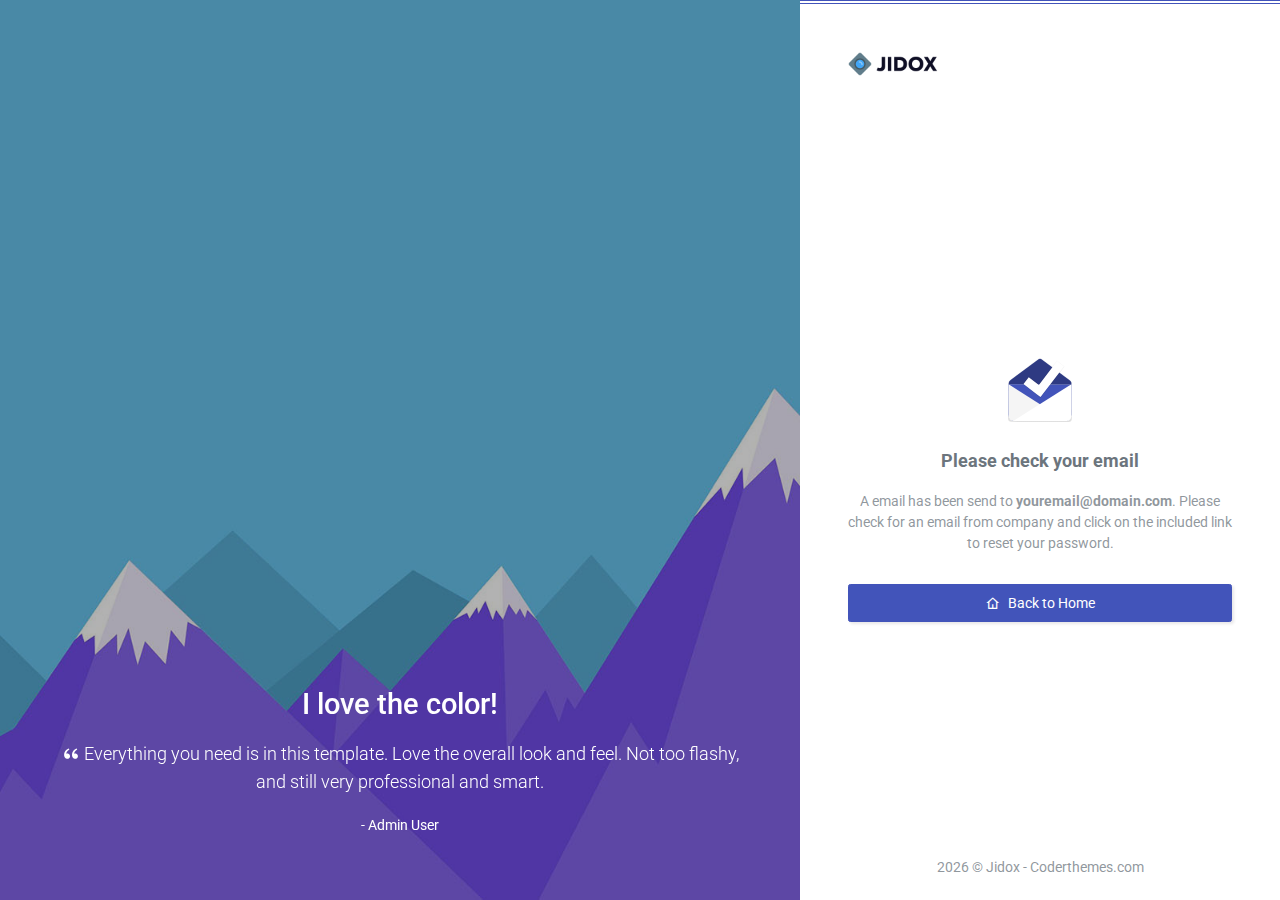
<file: auth-confirm-mail-2.html>
<!DOCTYPE html>
<html lang="en">

    <head>
        <meta charset="utf-8" />
        <title>Confirm Email | Jidox - Material Design Admin & Dashboard Template</title>
        <meta name="viewport" content="width=device-width, initial-scale=1.0">
        <meta content="A fully featured admin theme which can be used to build CRM, CMS, etc." name="description" />
        <meta content="Coderthemes" name="author" />

        <!-- App favicon -->
        <link rel="shortcut icon" href="assets/images/favicon.ico">

        <!-- Theme Config Js -->
        <script src="assets/js/config.js"></script>

        <!-- App css -->
        <link href="assets/css/app.min.css" rel="stylesheet" type="text/css" id="app-style" />

        <!-- Icons css -->
        <link href="assets/css/icons.min.css" rel="stylesheet" type="text/css" />
    </head>

    <body class="authentication-bg pb-0">

        <div class="auth-fluid">
            <!-- Auth fluid right content -->
            <div class="auth-fluid-right text-center">
                <div class="auth-user-testimonial">
                    <div id="carouselExampleFade" class="carousel slide carousel-fade" data-bs-ride="carousel">
                        <div class="carousel-inner">
                            <div class="carousel-item active">
                                <h2 class="mb-3">I love the color!</h2>
                                <p class="lead"><i class="ri-double-quotes-l"></i> Everything you need is in this template. Love the overall look and feel. Not too flashy, and still very professional and smart.
                                </p>
                                <p>
                                    - Admin User
                                </p>
                            </div>
                            <div class="carousel-item">
                                <h2 class="mb-3">Flexibility !</h2>
                                <p class="lead"><i class="ri-double-quotes-l"></i> Pretty nice theme, hoping you guys could add more features to this. Keep up the good work.
                                </p>
                                <p>
                                    - Admin User
                                </p>
                            </div>
                            <div class="carousel-item">
                                <h2 class="mb-3">Feature Availability!</h2>
                                <p class="lead"><i class="ri-double-quotes-l"></i> This is a great product, helped us a lot and very quick to work with and implement.
                                </p>
                                <p>
                                    - Admin User
                                </p>
                            </div>
                        </div>
                    </div>
                </div> <!-- end auth-user-testimonial-->
            </div>
            <!-- end Auth fluid right content -->

            <!--Auth fluid left content -->
            <div class="auth-fluid-form-box">
                <div class="card-body d-flex flex-column h-100 gap-3">

                    <!-- Logo -->
                    <div class="auth-brand text-center text-lg-start">
                        <a href="index.html" class="logo-dark">
                            <span><img src="assets/images/logo-dark.png" alt="dark logo" height="24"></span>
                        </a>
                        <a href="index.html" class="logo-light">
                            <span><img src="assets/images/logo.png" alt="logo" height="24"></span>
                        </a>
                    </div>

                    <div class="my-auto">
                        <!-- email send icon with text-->
                        <div class="text-center m-auto">
                            <img src="assets/images/svg/mail_sent.svg" alt="mail sent image" height="64" />
                            <h4 class="text-dark-50 text-center mt-4 fw-bold">Please check your email</h4>
                            <p class="text-muted mb-4 mt-3">
                                A email has been send to <b>youremail@domain.com</b>.
                                Please check for an email from company and click on the included link to
                                reset your password.
                            </p>
                        </div>

                        <!-- form -->
                        <form action="index.html">
                            <div class="mb-0 d-grid text-center">
                                <button class="btn btn-primary" type="submit"><i class="ri-home-4-line me-1"></i> Back to Home </button>
                            </div>
                        </form>
                        <!-- end form-->
                    </div>

                    <!-- Footer-->
                    <footer class="footer footer-alt">
                        <p class="text-muted">
                            <script>document.write(new Date().getFullYear())</script> © Jidox - Coderthemes.com
                        </p>
                    </footer>

                </div> <!-- end .card-body -->
            </div>
            <!-- end auth-fluid-form-box-->

        </div>
        <!-- end auth-fluid-->
        
        <!-- Vendor js -->
        <script src="assets/js/vendor.min.js"></script>

        <!-- App js -->
        <script src="assets/js/app.min.js"></script>

    </body>

</html>
</file>
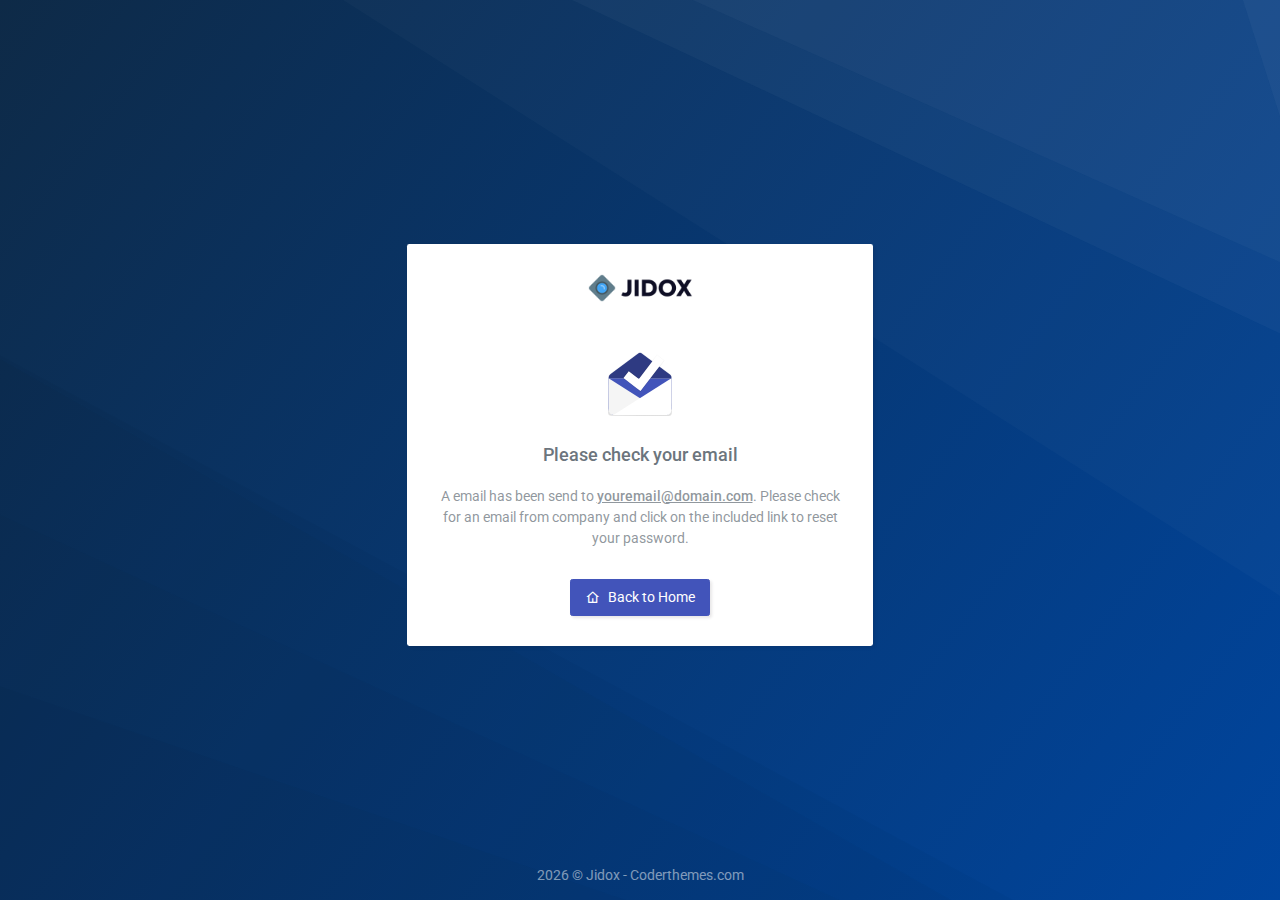
<file: auth-confirm-mail.html>
<!DOCTYPE html>
<html lang="en">

    <head>
        <meta charset="utf-8" />
        <title>Confirm Email | Jidox - Material Design Admin & Dashboard Template</title>
        <meta name="viewport" content="width=device-width, initial-scale=1.0">
        <meta content="A fully featured admin theme which can be used to build CRM, CMS, etc." name="description" />
        <meta content="Coderthemes" name="author" />

        <!-- App favicon -->
        <link rel="shortcut icon" href="assets/images/favicon.ico">

        <!-- Theme Config Js -->
        <script src="assets/js/config.js"></script>

        <!-- App css -->
        <link href="assets/css/app.min.css" rel="stylesheet" type="text/css" id="app-style" />

        <!-- Icons css -->
        <link href="assets/css/icons.min.css" rel="stylesheet" type="text/css" />
    </head>

    <body class="authentication-bg">

        <div class="position-absolute start-0 end-0 start-0 bottom-0 w-100 h-100">
            <svg xmlns="http://www.w3.org/2000/svg" version="1.1" xmlns:xlink="http://www.w3.org/1999/xlink" xmlns:svgjs="http://svgjs.com/svgjs" width="100%" height="100%" preserveAspectRatio="none" viewBox="0 0 1920 1024">
                <g mask="url(&quot;#SvgjsMask1046&quot;)" fill="none">
                    <rect width="1920" height="1024" x="0" y="0" fill="url(#SvgjsLinearGradient1047)"></rect>
                    <path d="M1920 0L1864.16 0L1920 132.5z" fill="rgba(255, 255, 255, .1)"></path>
                    <path d="M1864.16 0L1920 132.5L1920 298.4L1038.6100000000001 0z" fill="rgba(255, 255, 255, .075)"></path>
                    <path d="M1038.6100000000001 0L1920 298.4L1920 379.53999999999996L857.7000000000002 0z" fill="rgba(255, 255, 255, .05)"></path>
                    <path d="M857.7 0L1920 379.53999999999996L1920 678.01L514.57 0z" fill="rgba(255, 255, 255, .025)"></path>
                    <path d="M0 1024L939.18 1024L0 780.91z" fill="rgba(0, 0, 0, .1)"></path>
                    <path d="M0 780.91L939.18 1024L1259.96 1024L0 585.71z" fill="rgba(0, 0, 0, .075)"></path>
                    <path d="M0 585.71L1259.96 1024L1426.79 1024L0 408.19000000000005z" fill="rgba(0, 0, 0, .05)"></path>
                    <path d="M0 408.19000000000005L1426.79 1024L1519.6599999999999 1024L0 404.09000000000003z" fill="rgba(0, 0, 0, .025)"></path>
                </g>
                <defs>
                    <mask id="SvgjsMask1046">
                        <rect width="1920" height="1024" fill="#ffffff"></rect>
                    </mask>
                    <linearGradient x1="11.67%" y1="-21.87%" x2="88.33%" y2="121.88%" gradientUnits="userSpaceOnUse" id="SvgjsLinearGradient1047">
                        <stop stop-color="#0e2a47" offset="0"></stop>
                        <stop stop-color="#00459e" offset="1"></stop>
                    </linearGradient>
                </defs>
            </svg>
        </div>

        <div class="account-pages pt-2 pt-sm-5 pb-4 pb-sm-5 position-relative">
            <div class="container">
                <div class="row justify-content-center">
                    <div class="col-xxl-4 col-lg-5">
                        <div class="card">
                            <!-- Logo -->
                            <div class="card-header pt-4 text-center">
                                <div class="auth-brand mb-0">
                                    <a href="index.html" class="logo-dark">
                                        <span><img src="assets/images/logo-dark.png" alt="dark logo" height="28"></span>
                                    </a>
                                    <a href="index.html" class="logo-light">
                                        <span><img src="assets/images/logo.png" alt="logo" height="28"></span>
                                    </a>
                                </div>
                            </div>

                            <div class="card-body p-4">
                                
                                <div class="text-center m-auto">
                                    <img src="assets/images/svg/mail_sent.svg" alt="mail sent image" height="64" />
                                    <h4 class="text-dark-50 text-center mt-4">Please check your email</h4>
                                    <p class="text-muted mb-4 mt-3">
                                        A email has been send to <span class="fw-medium text-decoration-underline">youremail@domain.com</span>.
                                        Please check for an email from company and click on the included link to
                                        reset your password. 
                                    </p>
                                </div>

                                <form action="index.html">
                                    <div class="mb-0 text-center">
                                        <button class="btn btn-primary" type="submit"><i class="ri-home-4-line me-1"></i> Back to Home</button>
                                    </div>
                                </form>

                            </div> <!-- end card-body-->
                        </div>
                        <!-- end card-->
                        
                    </div> <!-- end col -->
                </div>
                <!-- end row -->
            </div>
            <!-- end container -->
        </div>
        <!-- end page -->

        <footer class="footer footer-alt">
            <span class="text-white-50"><script>document.write(new Date().getFullYear())</script> © Jidox - Coderthemes.com</span>
        </footer>
        <!-- Vendor js -->
        <script src="assets/js/vendor.min.js"></script>
        
        <!-- App js -->
        <script src="assets/js/app.min.js"></script>

    </body>
</html>
</file>
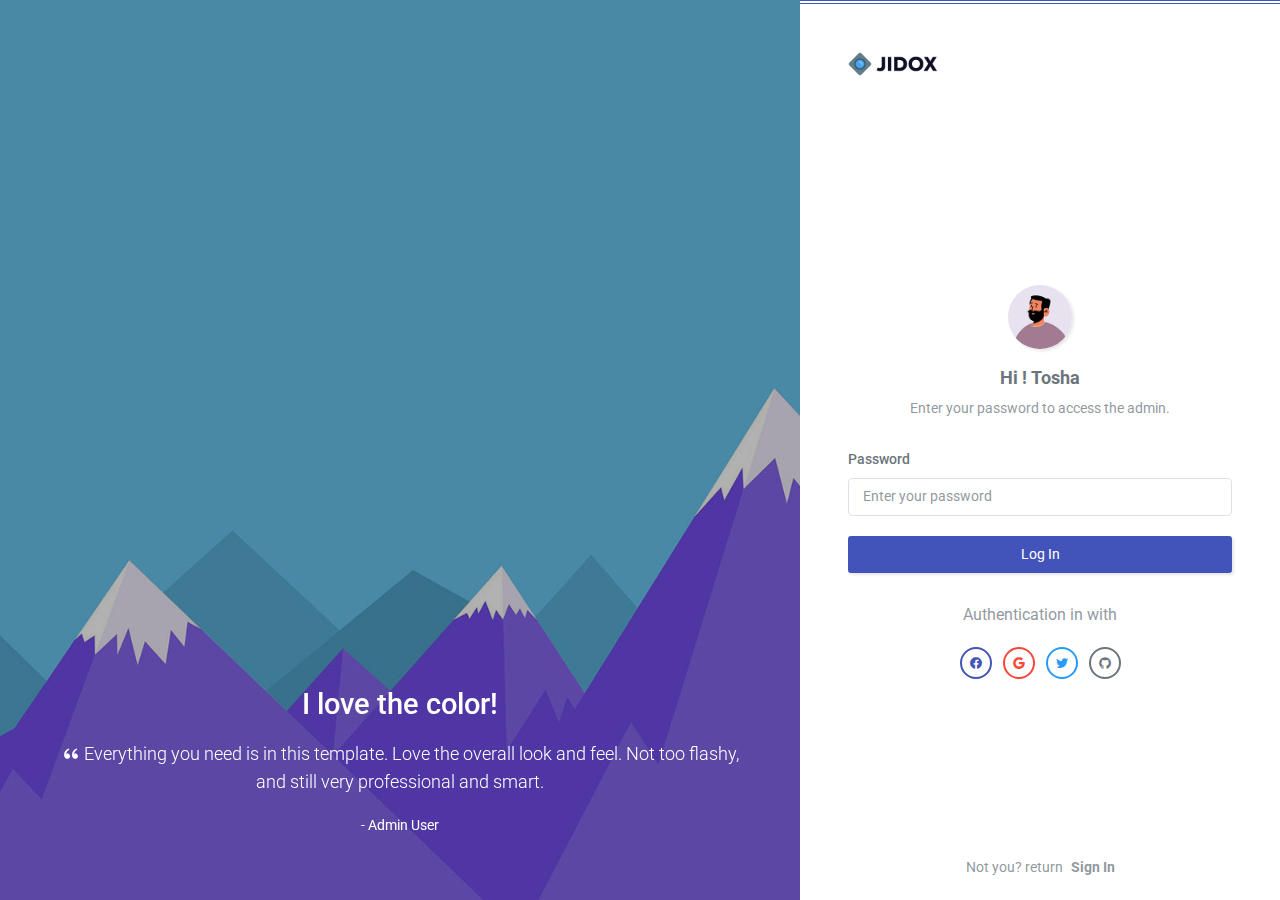
<file: auth-lock-screen-2.html>
<!DOCTYPE html>
<html lang="en">

<head>
    <meta charset="utf-8" />
    <title>Lock Screen | Jidox - Material Design Admin & Dashboard Template</title>
    <meta name="viewport" content="width=device-width, initial-scale=1.0">
    <meta content="A fully featured admin theme which can be used to build CRM, CMS, etc." name="description" />
    <meta content="Coderthemes" name="author" />

    <!-- App favicon -->
    <link rel="shortcut icon" href="assets/images/favicon.ico">

    <!-- Theme Config Js -->
    <script src="assets/js/config.js"></script>

    <!-- App css -->
    <link href="assets/css/app.min.css" rel="stylesheet" type="text/css" id="app-style" />

    <!-- Icons css -->
    <link href="assets/css/icons.min.css" rel="stylesheet" type="text/css" />
</head>

<body class="authentication-bg pb-0">

    <div class="auth-fluid">
        <!-- Auth fluid right content -->
        <div class="auth-fluid-right text-center">
            <div class="auth-user-testimonial">
                <div id="carouselExampleFade" class="carousel slide carousel-fade" data-bs-ride="carousel">
                    <div class="carousel-inner">
                        <div class="carousel-item active">
                            <h2 class="mb-3">I love the color!</h2>
                            <p class="lead"><i class="ri-double-quotes-l"></i> Everything you need is in this template. Love the overall look and feel. Not too flashy, and still very professional and smart.
                            </p>
                            <p>
                                - Admin User
                            </p>
                        </div>
                        <div class="carousel-item">
                            <h2 class="mb-3">Flexibility !</h2>
                            <p class="lead"><i class="ri-double-quotes-l"></i> Pretty nice theme, hoping you guys could add more features to this. Keep up the good work.
                            </p>
                            <p>
                                - Admin User
                            </p>
                        </div>
                        <div class="carousel-item">
                            <h2 class="mb-3">Feature Availability!</h2>
                            <p class="lead"><i class="ri-double-quotes-l"></i> This is a great product, helped us a lot and very quick to work with and implement.
                            </p>
                            <p>
                                - Admin User
                            </p>
                        </div>
                    </div>
                </div>
            </div> <!-- end auth-user-testimonial-->
        </div>
        <!-- end Auth fluid right content -->

        <!--Auth fluid left content -->
        <div class="auth-fluid-form-box">
            <div class="card-body d-flex flex-column h-100 gap-3">

                <!-- Logo -->
                <div class="auth-brand text-center text-lg-start">
                    <a href="index.html" class="logo-dark">
                        <span><img src="assets/images/logo-dark.png" alt="dark logo" height="24"></span>
                    </a>
                    <a href="index.html" class="logo-light">
                        <span><img src="assets/images/logo.png" alt="logo" height="24"></span>
                    </a>
                </div>

                <div class="my-auto">
                    <!-- User pic with title-->
                    <div class="text-center w-75 m-auto">
                        <img src="assets/images/users/avatar-1.jpg" height="64" alt="user-image" class="rounded-circle shadow">
                        <h4 class="text-dark-50 text-center mt-3 fw-bold">Hi ! Tosha </h4>
                        <p class="text-muted mb-4">Enter your password to access the admin.</p>
                    </div>

                    <!-- form -->
                    <form action="#">
                        <div class="mb-3">
                            <label for="password" class="form-label">Password</label>
                            <input class="form-control" type="password" required="" id="password" placeholder="Enter your password">
                        </div>
                        <div class="mb-0 text-center d-grid">
                            <button class="btn btn-primary" type="submit">Log In </button>
                        </div>
                        <!-- social-->
                        <div class="text-center mt-4">
                            <p class="text-muted fs-16">Authentication in with</p>
                            <ul class="social-list list-inline mt-3">
                                <li class="list-inline-item">
                                    <a href="javascript: void(0);" class="social-list-item border-primary text-primary"><i class="ri-facebook-circle-fill"></i></a>
                                </li>
                                <li class="list-inline-item">
                                    <a href="javascript: void(0);" class="social-list-item border-danger text-danger"><i class="ri-google-fill"></i></a>
                                </li>
                                <li class="list-inline-item">
                                    <a href="javascript: void(0);" class="social-list-item border-info text-info"><i class="ri-twitter-fill"></i></a>
                                </li>
                                <li class="list-inline-item">
                                    <a href="javascript: void(0);" class="social-list-item border-secondary text-secondary"><i class="ri-github-fill"></i></a>
                                </li>
                            </ul>
                        </div>
                    </form>
                    <!-- end form-->
                </div>

                <!-- Footer-->
                <footer class="footer footer-alt">
                    <p class="text-muted">Not you? return <a href="auth-login-2.html" class="text-muted ms-1"><b>Sign In</b></a></p>
                </footer>

            </div> <!-- end .card-body -->
        </div>
        <!-- end auth-fluid-form-box-->
        
    </div>
    <!-- end auth-fluid-->
    <!-- Vendor js -->
    <script src="assets/js/vendor.min.js"></script>

    <!-- App js -->
    <script src="assets/js/app.min.js"></script>

</body>

</html>
</file>
<file: assets/vendor/quill/quill.core.css>
/*!
 * Quill Editor v1.3.7
 * https://quilljs.com/
 * Copyright (c) 2014, Jason Chen
 * Copyright (c) 2013, salesforce.com
 */
.ql-container {
  box-sizing: border-box;
  font-family: Helvetica, Arial, sans-serif;
  font-size: 13px;
  height: 100%;
  margin: 0px;
  position: relative;
}
.ql-container.ql-disabled .ql-tooltip {
  visibility: hidden;
}
.ql-container.ql-disabled .ql-editor ul[data-checked] > li::before {
  pointer-events: none;
}
.ql-clipboard {
  left: -100000px;
  height: 1px;
  overflow-y: hidden;
  position: absolute;
  top: 50%;
}
.ql-clipboard p {
  margin: 0;
  padding: 0;
}
.ql-editor {
  box-sizing: border-box;
  line-height: 1.42;
  height: 100%;
  outline: none;
  overflow-y: auto;
  padding: 12px 15px;
  tab-size: 4;
  -moz-tab-size: 4;
  text-align: left;
  white-space: pre-wrap;
  word-wrap: break-word;
}
.ql-editor > * {
  cursor: text;
}
.ql-editor p,
.ql-editor ol,
.ql-editor ul,
.ql-editor pre,
.ql-editor blockquote,
.ql-editor h1,
.ql-editor h2,
.ql-editor h3,
.ql-editor h4,
.ql-editor h5,
.ql-editor h6 {
  margin: 0;
  padding: 0;
  counter-reset: list-1 list-2 list-3 list-4 list-5 list-6 list-7 list-8 list-9;
}
.ql-editor ol,
.ql-editor ul {
  padding-left: 1.5em;
}
.ql-editor ol > li,
.ql-editor ul > li {
  list-style-type: none;
}
.ql-editor ul > li::before {
  content: '\2022';
}
.ql-editor ul[data-checked=true],
.ql-editor ul[data-checked=false] {
  pointer-events: none;
}
.ql-editor ul[data-checked=true] > li *,
.ql-editor ul[data-checked=false] > li * {
  pointer-events: all;
}
.ql-editor ul[data-checked=true] > li::before,
.ql-editor ul[data-checked=false] > li::before {
  color: #777;
  cursor: pointer;
  pointer-events: all;
}
.ql-editor ul[data-checked=true] > li::before {
  content: '\2611';
}
.ql-editor ul[data-checked=false] > li::before {
  content: '\2610';
}
.ql-editor li::before {
  display: inline-block;
  white-space: nowrap;
  width: 1.2em;
}
.ql-editor li:not(.ql-direction-rtl)::before {
  margin-left: -1.5em;
  margin-right: 0.3em;
  text-align: right;
}
.ql-editor li.ql-direction-rtl::before {
  margin-left: 0.3em;
  margin-right: -1.5em;
}
.ql-editor ol li:not(.ql-direction-rtl),
.ql-editor ul li:not(.ql-direction-rtl) {
  padding-left: 1.5em;
}
.ql-editor ol li.ql-direction-rtl,
.ql-editor ul li.ql-direction-rtl {
  padding-right: 1.5em;
}
.ql-editor ol li {
  counter-reset: list-1 list-2 list-3 list-4 list-5 list-6 list-7 list-8 list-9;
  counter-increment: list-0;
}
.ql-editor ol li:before {
  content: counter(list-0, decimal) '. ';
}
.ql-editor ol li.ql-indent-1 {
  counter-increment: list-1;
}
.ql-editor ol li.ql-indent-1:before {
  content: counter(list-1, lower-alpha) '. ';
}
.ql-editor ol li.ql-indent-1 {
  counter-reset: list-2 list-3 list-4 list-5 list-6 list-7 list-8 list-9;
}
.ql-editor ol li.ql-indent-2 {
  counter-increment: list-2;
}
.ql-editor ol li.ql-indent-2:before {
  content: counter(list-2, lower-roman) '. ';
}
.ql-editor ol li.ql-indent-2 {
  counter-reset: list-3 list-4 list-5 list-6 list-7 list-8 list-9;
}
.ql-editor ol li.ql-indent-3 {
  counter-increment: list-3;
}
.ql-editor ol li.ql-indent-3:before {
  content: counter(list-3, decimal) '. ';
}
.ql-editor ol li.ql-indent-3 {
  counter-reset: list-4 list-5 list-6 list-7 list-8 list-9;
}
.ql-editor ol li.ql-indent-4 {
  counter-increment: list-4;
}
.ql-editor ol li.ql-indent-4:before {
  content: counter(list-4, lower-alpha) '. ';
}
.ql-editor ol li.ql-indent-4 {
  counter-reset: list-5 list-6 list-7 list-8 list-9;
}
.ql-editor ol li.ql-indent-5 {
  counter-increment: list-5;
}
.ql-editor ol li.ql-indent-5:before {
  content: counter(list-5, lower-roman) '. ';
}
.ql-editor ol li.ql-indent-5 {
  counter-reset: list-6 list-7 list-8 list-9;
}
.ql-editor ol li.ql-indent-6 {
  counter-increment: list-6;
}
.ql-editor ol li.ql-indent-6:before {
  content: counter(list-6, decimal) '. ';
}
.ql-editor ol li.ql-indent-6 {
  counter-reset: list-7 list-8 list-9;
}
.ql-editor ol li.ql-indent-7 {
  counter-increment: list-7;
}
.ql-editor ol li.ql-indent-7:before {
  content: counter(list-7, lower-alpha) '. ';
}
.ql-editor ol li.ql-indent-7 {
  counter-reset: list-8 list-9;
}
.ql-editor ol li.ql-indent-8 {
  counter-increment: list-8;
}
.ql-editor ol li.ql-indent-8:before {
  content: counter(list-8, lower-roman) '. ';
}
.ql-editor ol li.ql-indent-8 {
  counter-reset: list-9;
}
.ql-editor ol li.ql-indent-9 {
  counter-increment: list-9;
}
.ql-editor ol li.ql-indent-9:before {
  content: counter(list-9, decimal) '. ';
}
.ql-editor .ql-indent-1:not(.ql-direction-rtl) {
  padding-left: 3em;
}
.ql-editor li.ql-indent-1:not(.ql-direction-rtl) {
  padding-left: 4.5em;
}
.ql-editor .ql-indent-1.ql-direction-rtl.ql-align-right {
  padding-right: 3em;
}
.ql-editor li.ql-indent-1.ql-direction-rtl.ql-align-right {
  padding-right: 4.5em;
}
.ql-editor .ql-indent-2:not(.ql-direction-rtl) {
  padding-left: 6em;
}
.ql-editor li.ql-indent-2:not(.ql-direction-rtl) {
  padding-left: 7.5em;
}
.ql-editor .ql-indent-2.ql-direction-rtl.ql-align-right {
  padding-right: 6em;
}
.ql-editor li.ql-indent-2.ql-direction-rtl.ql-align-right {
  padding-right: 7.5em;
}
.ql-editor .ql-indent-3:not(.ql-direction-rtl) {
  padding-left: 9em;
}
.ql-editor li.ql-indent-3:not(.ql-direction-rtl) {
  padding-left: 10.5em;
}
.ql-editor .ql-indent-3.ql-direction-rtl.ql-align-right {
  padding-right: 9em;
}
.ql-editor li.ql-indent-3.ql-direction-rtl.ql-align-right {
  padding-right: 10.5em;
}
.ql-editor .ql-indent-4:not(.ql-direction-rtl) {
  padding-left: 12em;
}
.ql-editor li.ql-indent-4:not(.ql-direction-rtl) {
  padding-left: 13.5em;
}
.ql-editor .ql-indent-4.ql-direction-rtl.ql-align-right {
  padding-right: 12em;
}
.ql-editor li.ql-indent-4.ql-direction-rtl.ql-align-right {
  padding-right: 13.5em;
}
.ql-editor .ql-indent-5:not(.ql-direction-rtl) {
  padding-left: 15em;
}
.ql-editor li.ql-indent-5:not(.ql-direction-rtl) {
  padding-left: 16.5em;
}
.ql-editor .ql-indent-5.ql-direction-rtl.ql-align-right {
  padding-right: 15em;
}
.ql-editor li.ql-indent-5.ql-direction-rtl.ql-align-right {
  padding-right: 16.5em;
}
.ql-editor .ql-indent-6:not(.ql-direction-rtl) {
  padding-left: 18em;
}
.ql-editor li.ql-indent-6:not(.ql-direction-rtl) {
  padding-left: 19.5em;
}
.ql-editor .ql-indent-6.ql-direction-rtl.ql-align-right {
  padding-right: 18em;
}
.ql-editor li.ql-indent-6.ql-direction-rtl.ql-align-right {
  padding-right: 19.5em;
}
.ql-editor .ql-indent-7:not(.ql-direction-rtl) {
  padding-left: 21em;
}
.ql-editor li.ql-indent-7:not(.ql-direction-rtl) {
  padding-left: 22.5em;
}
.ql-editor .ql-indent-7.ql-direction-rtl.ql-align-right {
  padding-right: 21em;
}
.ql-editor li.ql-indent-7.ql-direction-rtl.ql-align-right {
  padding-right: 22.5em;
}
.ql-editor .ql-indent-8:not(.ql-direction-rtl) {
  padding-left: 24em;
}
.ql-editor li.ql-indent-8:not(.ql-direction-rtl) {
  padding-left: 25.5em;
}
.ql-editor .ql-indent-8.ql-direction-rtl.ql-align-right {
  padding-right: 24em;
}
.ql-editor li.ql-indent-8.ql-direction-rtl.ql-align-right {
  padding-right: 25.5em;
}
.ql-editor .ql-indent-9:not(.ql-direction-rtl) {
  padding-left: 27em;
}
.ql-editor li.ql-indent-9:not(.ql-direction-rtl) {
  padding-left: 28.5em;
}
.ql-editor .ql-indent-9.ql-direction-rtl.ql-align-right {
  padding-right: 27em;
}
.ql-editor li.ql-indent-9.ql-direction-rtl.ql-align-right {
  padding-right: 28.5em;
}
.ql-editor .ql-video {
  display: block;
  max-width: 100%;
}
.ql-editor .ql-video.ql-align-center {
  margin: 0 auto;
}
.ql-editor .ql-video.ql-align-right {
  margin: 0 0 0 auto;
}
.ql-editor .ql-bg-black {
  background-color: #000;
}
.ql-editor .ql-bg-red {
  background-color: #e60000;
}
.ql-editor .ql-bg-orange {
  background-color: #f90;
}
.ql-editor .ql-bg-yellow {
  background-color: #ff0;
}
.ql-editor .ql-bg-green {
  background-color: #008a00;
}
.ql-editor .ql-bg-blue {
  background-color: #06c;
}
.ql-editor .ql-bg-purple {
  background-color: #93f;
}
.ql-editor .ql-color-white {
  color: #fff;
}
.ql-editor .ql-color-red {
  color: #e60000;
}
.ql-editor .ql-color-orange {
  color: #f90;
}
.ql-editor .ql-color-yellow {
  color: #ff0;
}
.ql-editor .ql-color-green {
  color: #008a00;
}
.ql-editor .ql-color-blue {
  color: #06c;
}
.ql-editor .ql-color-purple {
  color: #93f;
}
.ql-editor .ql-font-serif {
  font-family: Georgia, Times New Roman, serif;
}
.ql-editor .ql-font-monospace {
  font-family: Monaco, Courier New, monospace;
}
.ql-editor .ql-size-small {
  font-size: 0.75em;
}
.ql-editor .ql-size-large {
  font-size: 1.5em;
}
.ql-editor .ql-size-huge {
  font-size: 2.5em;
}
.ql-editor .ql-direction-rtl {
  direction: rtl;
  text-align: inherit;
}
.ql-editor .ql-align-center {
  text-align: center;
}
.ql-editor .ql-align-justify {
  text-align: justify;
}
.ql-editor .ql-align-right {
  text-align: right;
}
.ql-editor.ql-blank::before {
  color: rgba(0,0,0,0.6);
  content: attr(data-placeholder);
  font-style: italic;
  left: 15px;
  pointer-events: none;
  position: absolute;
  right: 15px;
}
</file>
<file: assets/vendor/quill/quill.snow.css>
/*!
 * Quill Editor v1.3.7
 * https://quilljs.com/
 * Copyright (c) 2014, Jason Chen
 * Copyright (c) 2013, salesforce.com
 */
.ql-container {
  box-sizing: border-box;
  font-family: Helvetica, Arial, sans-serif;
  font-size: 13px;
  height: 100%;
  margin: 0px;
  position: relative;
}
.ql-container.ql-disabled .ql-tooltip {
  visibility: hidden;
}
.ql-container.ql-disabled .ql-editor ul[data-checked] > li::before {
  pointer-events: none;
}
.ql-clipboard {
  left: -100000px;
  height: 1px;
  overflow-y: hidden;
  position: absolute;
  top: 50%;
}
.ql-clipboard p {
  margin: 0;
  padding: 0;
}
.ql-editor {
  box-sizing: border-box;
  line-height: 1.42;
  height: 100%;
  outline: none;
  overflow-y: auto;
  padding: 12px 15px;
  tab-size: 4;
  -moz-tab-size: 4;
  text-align: left;
  white-space: pre-wrap;
  word-wrap: break-word;
}
.ql-editor > * {
  cursor: text;
}
.ql-editor p,
.ql-editor ol,
.ql-editor ul,
.ql-editor pre,
.ql-editor blockquote,
.ql-editor h1,
.ql-editor h2,
.ql-editor h3,
.ql-editor h4,
.ql-editor h5,
.ql-editor h6 {
  margin: 0;
  padding: 0;
  counter-reset: list-1 list-2 list-3 list-4 list-5 list-6 list-7 list-8 list-9;
}
.ql-editor ol,
.ql-editor ul {
  padding-left: 1.5em;
}
.ql-editor ol > li,
.ql-editor ul > li {
  list-style-type: none;
}
.ql-editor ul > li::before {
  content: '\2022';
}
.ql-editor ul[data-checked=true],
.ql-editor ul[data-checked=false] {
  pointer-events: none;
}
.ql-editor ul[data-checked=true] > li *,
.ql-editor ul[data-checked=false] > li * {
  pointer-events: all;
}
.ql-editor ul[data-checked=true] > li::before,
.ql-editor ul[data-checked=false] > li::before {
  color: #777;
  cursor: pointer;
  pointer-events: all;
}
.ql-editor ul[data-checked=true] > li::before {
  content: '\2611';
}
.ql-editor ul[data-checked=false] > li::before {
  content: '\2610';
}
.ql-editor li::before {
  display: inline-block;
  white-space: nowrap;
  width: 1.2em;
}
.ql-editor li:not(.ql-direction-rtl)::before {
  margin-left: -1.5em;
  margin-right: 0.3em;
  text-align: right;
}
.ql-editor li.ql-direction-rtl::before {
  margin-left: 0.3em;
  margin-right: -1.5em;
}
.ql-editor ol li:not(.ql-direction-rtl),
.ql-editor ul li:not(.ql-direction-rtl) {
  padding-left: 1.5em;
}
.ql-editor ol li.ql-direction-rtl,
.ql-editor ul li.ql-direction-rtl {
  padding-right: 1.5em;
}
.ql-editor ol li {
  counter-reset: list-1 list-2 list-3 list-4 list-5 list-6 list-7 list-8 list-9;
  counter-increment: list-0;
}
.ql-editor ol li:before {
  content: counter(list-0, decimal) '. ';
}
.ql-editor ol li.ql-indent-1 {
  counter-increment: list-1;
}
.ql-editor ol li.ql-indent-1:before {
  content: counter(list-1, lower-alpha) '. ';
}
.ql-editor ol li.ql-indent-1 {
  counter-reset: list-2 list-3 list-4 list-5 list-6 list-7 list-8 list-9;
}
.ql-editor ol li.ql-indent-2 {
  counter-increment: list-2;
}
.ql-editor ol li.ql-indent-2:before {
  content: counter(list-2, lower-roman) '. ';
}
.ql-editor ol li.ql-indent-2 {
  counter-reset: list-3 list-4 list-5 list-6 list-7 list-8 list-9;
}
.ql-editor ol li.ql-indent-3 {
  counter-increment: list-3;
}
.ql-editor ol li.ql-indent-3:before {
  content: counter(list-3, decimal) '. ';
}
.ql-editor ol li.ql-indent-3 {
  counter-reset: list-4 list-5 list-6 list-7 list-8 list-9;
}
.ql-editor ol li.ql-indent-4 {
  counter-increment: list-4;
}
.ql-editor ol li.ql-indent-4:before {
  content: counter(list-4, lower-alpha) '. ';
}
.ql-editor ol li.ql-indent-4 {
  counter-reset: list-5 list-6 list-7 list-8 list-9;
}
.ql-editor ol li.ql-indent-5 {
  counter-increment: list-5;
}
.ql-editor ol li.ql-indent-5:before {
  content: counter(list-5, lower-roman) '. ';
}
.ql-editor ol li.ql-indent-5 {
  counter-reset: list-6 list-7 list-8 list-9;
}
.ql-editor ol li.ql-indent-6 {
  counter-increment: list-6;
}
.ql-editor ol li.ql-indent-6:before {
  content: counter(list-6, decimal) '. ';
}
.ql-editor ol li.ql-indent-6 {
  counter-reset: list-7 list-8 list-9;
}
.ql-editor ol li.ql-indent-7 {
  counter-increment: list-7;
}
.ql-editor ol li.ql-indent-7:before {
  content: counter(list-7, lower-alpha) '. ';
}
.ql-editor ol li.ql-indent-7 {
  counter-reset: list-8 list-9;
}
.ql-editor ol li.ql-indent-8 {
  counter-increment: list-8;
}
.ql-editor ol li.ql-indent-8:before {
  content: counter(list-8, lower-roman) '. ';
}
.ql-editor ol li.ql-indent-8 {
  counter-reset: list-9;
}
.ql-editor ol li.ql-indent-9 {
  counter-increment: list-9;
}
.ql-editor ol li.ql-indent-9:before {
  content: counter(list-9, decimal) '. ';
}
.ql-editor .ql-indent-1:not(.ql-direction-rtl) {
  padding-left: 3em;
}
.ql-editor li.ql-indent-1:not(.ql-direction-rtl) {
  padding-left: 4.5em;
}
.ql-editor .ql-indent-1.ql-direction-rtl.ql-align-right {
  padding-right: 3em;
}
.ql-editor li.ql-indent-1.ql-direction-rtl.ql-align-right {
  padding-right: 4.5em;
}
.ql-editor .ql-indent-2:not(.ql-direction-rtl) {
  padding-left: 6em;
}
.ql-editor li.ql-indent-2:not(.ql-direction-rtl) {
  padding-left: 7.5em;
}
.ql-editor .ql-indent-2.ql-direction-rtl.ql-align-right {
  padding-right: 6em;
}
.ql-editor li.ql-indent-2.ql-direction-rtl.ql-align-right {
  padding-right: 7.5em;
}
.ql-editor .ql-indent-3:not(.ql-direction-rtl) {
  padding-left: 9em;
}
.ql-editor li.ql-indent-3:not(.ql-direction-rtl) {
  padding-left: 10.5em;
}
.ql-editor .ql-indent-3.ql-direction-rtl.ql-align-right {
  padding-right: 9em;
}
.ql-editor li.ql-indent-3.ql-direction-rtl.ql-align-right {
  padding-right: 10.5em;
}
.ql-editor .ql-indent-4:not(.ql-direction-rtl) {
  padding-left: 12em;
}
.ql-editor li.ql-indent-4:not(.ql-direction-rtl) {
  padding-left: 13.5em;
}
.ql-editor .ql-indent-4.ql-direction-rtl.ql-align-right {
  padding-right: 12em;
}
.ql-editor li.ql-indent-4.ql-direction-rtl.ql-align-right {
  padding-right: 13.5em;
}
.ql-editor .ql-indent-5:not(.ql-direction-rtl) {
  padding-left: 15em;
}
.ql-editor li.ql-indent-5:not(.ql-direction-rtl) {
  padding-left: 16.5em;
}
.ql-editor .ql-indent-5.ql-direction-rtl.ql-align-right {
  padding-right: 15em;
}
.ql-editor li.ql-indent-5.ql-direction-rtl.ql-align-right {
  padding-right: 16.5em;
}
.ql-editor .ql-indent-6:not(.ql-direction-rtl) {
  padding-left: 18em;
}
.ql-editor li.ql-indent-6:not(.ql-direction-rtl) {
  padding-left: 19.5em;
}
.ql-editor .ql-indent-6.ql-direction-rtl.ql-align-right {
  padding-right: 18em;
}
.ql-editor li.ql-indent-6.ql-direction-rtl.ql-align-right {
  padding-right: 19.5em;
}
.ql-editor .ql-indent-7:not(.ql-direction-rtl) {
  padding-left: 21em;
}
.ql-editor li.ql-indent-7:not(.ql-direction-rtl) {
  padding-left: 22.5em;
}
.ql-editor .ql-indent-7.ql-direction-rtl.ql-align-right {
  padding-right: 21em;
}
.ql-editor li.ql-indent-7.ql-direction-rtl.ql-align-right {
  padding-right: 22.5em;
}
.ql-editor .ql-indent-8:not(.ql-direction-rtl) {
  padding-left: 24em;
}
.ql-editor li.ql-indent-8:not(.ql-direction-rtl) {
  padding-left: 25.5em;
}
.ql-editor .ql-indent-8.ql-direction-rtl.ql-align-right {
  padding-right: 24em;
}
.ql-editor li.ql-indent-8.ql-direction-rtl.ql-align-right {
  padding-right: 25.5em;
}
.ql-editor .ql-indent-9:not(.ql-direction-rtl) {
  padding-left: 27em;
}
.ql-editor li.ql-indent-9:not(.ql-direction-rtl) {
  padding-left: 28.5em;
}
.ql-editor .ql-indent-9.ql-direction-rtl.ql-align-right {
  padding-right: 27em;
}
.ql-editor li.ql-indent-9.ql-direction-rtl.ql-align-right {
  padding-right: 28.5em;
}
.ql-editor .ql-video {
  display: block;
  max-width: 100%;
}
.ql-editor .ql-video.ql-align-center {
  margin: 0 auto;
}
.ql-editor .ql-video.ql-align-right {
  margin: 0 0 0 auto;
}
.ql-editor .ql-bg-black {
  background-color: #000;
}
.ql-editor .ql-bg-red {
  background-color: #e60000;
}
.ql-editor .ql-bg-orange {
  background-color: #f90;
}
.ql-editor .ql-bg-yellow {
  background-color: #ff0;
}
.ql-editor .ql-bg-green {
  background-color: #008a00;
}
.ql-editor .ql-bg-blue {
  background-color: #06c;
}
.ql-editor .ql-bg-purple {
  background-color: #93f;
}
.ql-editor .ql-color-white {
  color: #fff;
}
.ql-editor .ql-color-red {
  color: #e60000;
}
.ql-editor .ql-color-orange {
  color: #f90;
}
.ql-editor .ql-color-yellow {
  color: #ff0;
}
.ql-editor .ql-color-green {
  color: #008a00;
}
.ql-editor .ql-color-blue {
  color: #06c;
}
.ql-editor .ql-color-purple {
  color: #93f;
}
.ql-editor .ql-font-serif {
  font-family: Georgia, Times New Roman, serif;
}
.ql-editor .ql-font-monospace {
  font-family: Monaco, Courier New, monospace;
}
.ql-editor .ql-size-small {
  font-size: 0.75em;
}
.ql-editor .ql-size-large {
  font-size: 1.5em;
}
.ql-editor .ql-size-huge {
  font-size: 2.5em;
}
.ql-editor .ql-direction-rtl {
  direction: rtl;
  text-align: inherit;
}
.ql-editor .ql-align-center {
  text-align: center;
}
.ql-editor .ql-align-justify {
  text-align: justify;
}
.ql-editor .ql-align-right {
  text-align: right;
}
.ql-editor.ql-blank::before {
  color: rgba(0,0,0,0.6);
  content: attr(data-placeholder);
  font-style: italic;
  left: 15px;
  pointer-events: none;
  position: absolute;
  right: 15px;
}
.ql-snow.ql-toolbar:after,
.ql-snow .ql-toolbar:after {
  clear: both;
  content: '';
  display: table;
}
.ql-snow.ql-toolbar button,
.ql-snow .ql-toolbar button {
  background: none;
  border: none;
  cursor: pointer;
  display: inline-block;
  float: left;
  height: 24px;
  padding: 3px 5px;
  width: 28px;
}
.ql-snow.ql-toolbar button svg,
.ql-snow .ql-toolbar button svg {
  float: left;
  height: 100%;
}
.ql-snow.ql-toolbar button:active:hover,
.ql-snow .ql-toolbar button:active:hover {
  outline: none;
}
.ql-snow.ql-toolbar input.ql-image[type=file],
.ql-snow .ql-toolbar input.ql-image[type=file] {
  display: none;
}
.ql-snow.ql-toolbar button:hover,
.ql-snow .ql-toolbar button:hover,
.ql-snow.ql-toolbar button:focus,
.ql-snow .ql-toolbar button:focus,
.ql-snow.ql-toolbar button.ql-active,
.ql-snow .ql-toolbar button.ql-active,
.ql-snow.ql-toolbar .ql-picker-label:hover,
.ql-snow .ql-toolbar .ql-picker-label:hover,
.ql-snow.ql-toolbar .ql-picker-label.ql-active,
.ql-snow .ql-toolbar .ql-picker-label.ql-active,
.ql-snow.ql-toolbar .ql-picker-item:hover,
.ql-snow .ql-toolbar .ql-picker-item:hover,
.ql-snow.ql-toolbar .ql-picker-item.ql-selected,
.ql-snow .ql-toolbar .ql-picker-item.ql-selected {
  color: #06c;
}
.ql-snow.ql-toolbar button:hover .ql-fill,
.ql-snow .ql-toolbar button:hover .ql-fill,
.ql-snow.ql-toolbar button:focus .ql-fill,
.ql-snow .ql-toolbar button:focus .ql-fill,
.ql-snow.ql-toolbar button.ql-active .ql-fill,
.ql-snow .ql-toolbar button.ql-active .ql-fill,
.ql-snow.ql-toolbar .ql-picker-label:hover .ql-fill,
.ql-snow .ql-toolbar .ql-picker-label:hover .ql-fill,
.ql-snow.ql-toolbar .ql-picker-label.ql-active .ql-fill,
.ql-snow .ql-toolbar .ql-picker-label.ql-active .ql-fill,
.ql-snow.ql-toolbar .ql-picker-item:hover .ql-fill,
.ql-snow .ql-toolbar .ql-picker-item:hover .ql-fill,
.ql-snow.ql-toolbar .ql-picker-item.ql-selected .ql-fill,
.ql-snow .ql-toolbar .ql-picker-item.ql-selected .ql-fill,
.ql-snow.ql-toolbar button:hover .ql-stroke.ql-fill,
.ql-snow .ql-toolbar button:hover .ql-stroke.ql-fill,
.ql-snow.ql-toolbar button:focus .ql-stroke.ql-fill,
.ql-snow .ql-toolbar button:focus .ql-stroke.ql-fill,
.ql-snow.ql-toolbar button.ql-active .ql-stroke.ql-fill,
.ql-snow .ql-toolbar button.ql-active .ql-stroke.ql-fill,
.ql-snow.ql-toolbar .ql-picker-label:hover .ql-stroke.ql-fill,
.ql-snow .ql-toolbar .ql-picker-label:hover .ql-stroke.ql-fill,
.ql-snow.ql-toolbar .ql-picker-label.ql-active .ql-stroke.ql-fill,
.ql-snow .ql-toolbar .ql-picker-label.ql-active .ql-stroke.ql-fill,
.ql-snow.ql-toolbar .ql-picker-item:hover .ql-stroke.ql-fill,
.ql-snow .ql-toolbar .ql-picker-item:hover .ql-stroke.ql-fill,
.ql-snow.ql-toolbar .ql-picker-item.ql-selected .ql-stroke.ql-fill,
.ql-snow .ql-toolbar .ql-picker-item.ql-selected .ql-stroke.ql-fill {
  fill: #06c;
}
.ql-snow.ql-toolbar button:hover .ql-stroke,
.ql-snow .ql-toolbar button:hover .ql-stroke,
.ql-snow.ql-toolbar button:focus .ql-stroke,
.ql-snow .ql-toolbar button:focus .ql-stroke,
.ql-snow.ql-toolbar button.ql-active .ql-stroke,
.ql-snow .ql-toolbar button.ql-active .ql-stroke,
.ql-snow.ql-toolbar .ql-picker-label:hover .ql-stroke,
.ql-snow .ql-toolbar .ql-picker-label:hover .ql-stroke,
.ql-snow.ql-toolbar .ql-picker-label.ql-active .ql-stroke,
.ql-snow .ql-toolbar .ql-picker-label.ql-active .ql-stroke,
.ql-snow.ql-toolbar .ql-picker-item:hover .ql-stroke,
.ql-snow .ql-toolbar .ql-picker-item:hover .ql-stroke,
.ql-snow.ql-toolbar .ql-picker-item.ql-selected .ql-stroke,
.ql-snow .ql-toolbar .ql-picker-item.ql-selected .ql-stroke,
.ql-snow.ql-toolbar button:hover .ql-stroke-miter,
.ql-snow .ql-toolbar button:hover .ql-stroke-miter,
.ql-snow.ql-toolbar button:focus .ql-stroke-miter,
.ql-snow .ql-toolbar button:focus .ql-stroke-miter,
.ql-snow.ql-toolbar button.ql-active .ql-stroke-miter,
.ql-snow .ql-toolbar button.ql-active .ql-stroke-miter,
.ql-snow.ql-toolbar .ql-picker-label:hover .ql-stroke-miter,
.ql-snow .ql-toolbar .ql-picker-label:hover .ql-stroke-miter,
.ql-snow.ql-toolbar .ql-picker-label.ql-active .ql-stroke-miter,
.ql-snow .ql-toolbar .ql-picker-label.ql-active .ql-stroke-miter,
.ql-snow.ql-toolbar .ql-picker-item:hover .ql-stroke-miter,
.ql-snow .ql-toolbar .ql-picker-item:hover .ql-stroke-miter,
.ql-snow.ql-toolbar .ql-picker-item.ql-selected .ql-stroke-miter,
.ql-snow .ql-toolbar .ql-picker-item.ql-selected .ql-stroke-miter {
  stroke: #06c;
}
@media (pointer: coarse) {
  .ql-snow.ql-toolbar button:hover:not(.ql-active),
  .ql-snow .ql-toolbar button:hover:not(.ql-active) {
    color: #444;
  }
  .ql-snow.ql-toolbar button:hover:not(.ql-active) .ql-fill,
  .ql-snow .ql-toolbar button:hover:not(.ql-active) .ql-fill,
  .ql-snow.ql-toolbar button:hover:not(.ql-active) .ql-stroke.ql-fill,
  .ql-snow .ql-toolbar button:hover:not(.ql-active) .ql-stroke.ql-fill {
    fill: #444;
  }
  .ql-snow.ql-toolbar button:hover:not(.ql-active) .ql-stroke,
  .ql-snow .ql-toolbar button:hover:not(.ql-active) .ql-stroke,
  .ql-snow.ql-toolbar button:hover:not(.ql-active) .ql-stroke-miter,
  .ql-snow .ql-toolbar button:hover:not(.ql-active) .ql-stroke-miter {
    stroke: #444;
  }
}
.ql-snow {
  box-sizing: border-box;
}
.ql-snow * {
  box-sizing: border-box;
}
.ql-snow .ql-hidden {
  display: none;
}
.ql-snow .ql-out-bottom,
.ql-snow .ql-out-top {
  visibility: hidden;
}
.ql-snow .ql-tooltip {
  position: absolute;
  transform: translateY(10px);
}
.ql-snow .ql-tooltip a {
  cursor: pointer;
  text-decoration: none;
}
.ql-snow .ql-tooltip.ql-flip {
  transform: translateY(-10px);
}
.ql-snow .ql-formats {
  display: inline-block;
  vertical-align: middle;
}
.ql-snow .ql-formats:after {
  clear: both;
  content: '';
  display: table;
}
.ql-snow .ql-stroke {
  fill: none;
  stroke: #444;
  stroke-linecap: round;
  stroke-linejoin: round;
  stroke-width: 2;
}
.ql-snow .ql-stroke-miter {
  fill: none;
  stroke: #444;
  stroke-miterlimit: 10;
  stroke-width: 2;
}
.ql-snow .ql-fill,
.ql-snow .ql-stroke.ql-fill {
  fill: #444;
}
.ql-snow .ql-empty {
  fill: none;
}
.ql-snow .ql-even {
  fill-rule: evenodd;
}
.ql-snow .ql-thin,
.ql-snow .ql-stroke.ql-thin {
  stroke-width: 1;
}
.ql-snow .ql-transparent {
  opacity: 0.4;
}
.ql-snow .ql-direction svg:last-child {
  display: none;
}
.ql-snow .ql-direction.ql-active svg:last-child {
  display: inline;
}
.ql-snow .ql-direction.ql-active svg:first-child {
  display: none;
}
.ql-snow .ql-editor h1 {
  font-size: 2em;
}
.ql-snow .ql-editor h2 {
  font-size: 1.5em;
}
.ql-snow .ql-editor h3 {
  font-size: 1.17em;
}
.ql-snow .ql-editor h4 {
  font-size: 1em;
}
.ql-snow .ql-editor h5 {
  font-size: 0.83em;
}
.ql-snow .ql-editor h6 {
  font-size: 0.67em;
}
.ql-snow .ql-editor a {
  text-decoration: underline;
}
.ql-snow .ql-editor blockquote {
  border-left: 4px solid #ccc;
  margin-bottom: 5px;
  margin-top: 5px;
  padding-left: 16px;
}
.ql-snow .ql-editor code,
.ql-snow .ql-editor pre {
  background-color: #f0f0f0;
  border-radius: 3px;
}
.ql-snow .ql-editor pre {
  white-space: pre-wrap;
  margin-bottom: 5px;
  margin-top: 5px;
  padding: 5px 10px;
}
.ql-snow .ql-editor code {
  font-size: 85%;
  padding: 2px 4px;
}
.ql-snow .ql-editor pre.ql-syntax {
  background-color: #23241f;
  color: #f8f8f2;
  overflow: visible;
}
.ql-snow .ql-editor img {
  max-width: 100%;
}
.ql-snow .ql-picker {
  color: #444;
  display: inline-block;
  float: left;
  font-size: 14px;
  font-weight: 500;
  height: 24px;
  position: relative;
  vertical-align: middle;
}
.ql-snow .ql-picker-label {
  cursor: pointer;
  display: inline-block;
  height: 100%;
  padding-left: 8px;
  padding-right: 2px;
  position: relative;
  width: 100%;
}
.ql-snow .ql-picker-label::before {
  display: inline-block;
  line-height: 22px;
}
.ql-snow .ql-picker-options {
  background-color: #fff;
  display: none;
  min-width: 100%;
  padding: 4px 8px;
  position: absolute;
  white-space: nowrap;
}
.ql-snow .ql-picker-options .ql-picker-item {
  cursor: pointer;
  display: block;
  padding-bottom: 5px;
  padding-top: 5px;
}
.ql-snow .ql-picker.ql-expanded .ql-picker-label {
  color: #ccc;
  z-index: 2;
}
.ql-snow .ql-picker.ql-expanded .ql-picker-label .ql-fill {
  fill: #ccc;
}
.ql-snow .ql-picker.ql-expanded .ql-picker-label .ql-stroke {
  stroke: #ccc;
}
.ql-snow .ql-picker.ql-expanded .ql-picker-options {
  display: block;
  margin-top: -1px;
  top: 100%;
  z-index: 1;
}
.ql-snow .ql-color-picker,
.ql-snow .ql-icon-picker {
  width: 28px;
}
.ql-snow .ql-color-picker .ql-picker-label,
.ql-snow .ql-icon-picker .ql-picker-label {
  padding: 2px 4px;
}
.ql-snow .ql-color-picker .ql-picker-label svg,
.ql-snow .ql-icon-picker .ql-picker-label svg {
  right: 4px;
}
.ql-snow .ql-icon-picker .ql-picker-options {
  padding: 4px 0px;
}
.ql-snow .ql-icon-picker .ql-picker-item {
  height: 24px;
  width: 24px;
  padding: 2px 4px;
}
.ql-snow .ql-color-picker .ql-picker-options {
  padding: 3px 5px;
  width: 152px;
}
.ql-snow .ql-color-picker .ql-picker-item {
  border: 1px solid transparent;
  float: left;
  height: 16px;
  margin: 2px;
  padding: 0px;
  width: 16px;
}
.ql-snow .ql-picker:not(.ql-color-picker):not(.ql-icon-picker) svg {
  position: absolute;
  margin-top: -9px;
  right: 0;
  top: 50%;
  width: 18px;
}
.ql-snow .ql-picker.ql-header .ql-picker-label[data-label]:not([data-label=''])::before,
.ql-snow .ql-picker.ql-font .ql-picker-label[data-label]:not([data-label=''])::before,
.ql-snow .ql-picker.ql-size .ql-picker-label[data-label]:not([data-label=''])::before,
.ql-snow .ql-picker.ql-header .ql-picker-item[data-label]:not([data-label=''])::before,
.ql-snow .ql-picker.ql-font .ql-picker-item[data-label]:not([data-label=''])::before,
.ql-snow .ql-picker.ql-size .ql-picker-item[data-label]:not([data-label=''])::before {
  content: attr(data-label);
}
.ql-snow .ql-picker.ql-header {
  width: 98px;
}
.ql-snow .ql-picker.ql-header .ql-picker-label::before,
.ql-snow .ql-picker.ql-header .ql-picker-item::before {
  content: 'Normal';
}
.ql-snow .ql-picker.ql-header .ql-picker-label[data-value="1"]::before,
.ql-snow .ql-picker.ql-header .ql-picker-item[data-value="1"]::before {
  content: 'Heading 1';
}
.ql-snow .ql-picker.ql-header .ql-picker-label[data-value="2"]::before,
.ql-snow .ql-picker.ql-header .ql-picker-item[data-value="2"]::before {
  content: 'Heading 2';
}
.ql-snow .ql-picker.ql-header .ql-picker-label[data-value="3"]::before,
.ql-snow .ql-picker.ql-header .ql-picker-item[data-value="3"]::before {
  content: 'Heading 3';
}
.ql-snow .ql-picker.ql-header .ql-picker-label[data-value="4"]::before,
.ql-snow .ql-picker.ql-header .ql-picker-item[data-value="4"]::before {
  content: 'Heading 4';
}
.ql-snow .ql-picker.ql-header .ql-picker-label[data-value="5"]::before,
.ql-snow .ql-picker.ql-header .ql-picker-item[data-value="5"]::before {
  content: 'Heading 5';
}
.ql-snow .ql-picker.ql-header .ql-picker-label[data-value="6"]::before,
.ql-snow .ql-picker.ql-header .ql-picker-item[data-value="6"]::before {
  content: 'Heading 6';
}
.ql-snow .ql-picker.ql-header .ql-picker-item[data-value="1"]::before {
  font-size: 2em;
}
.ql-snow .ql-picker.ql-header .ql-picker-item[data-value="2"]::before {
  font-size: 1.5em;
}
.ql-snow .ql-picker.ql-header .ql-picker-item[data-value="3"]::before {
  font-size: 1.17em;
}
.ql-snow .ql-picker.ql-header .ql-picker-item[data-value="4"]::before {
  font-size: 1em;
}
.ql-snow .ql-picker.ql-header .ql-picker-item[data-value="5"]::before {
  font-size: 0.83em;
}
.ql-snow .ql-picker.ql-header .ql-picker-item[data-value="6"]::before {
  font-size: 0.67em;
}
.ql-snow .ql-picker.ql-font {
  width: 108px;
}
.ql-snow .ql-picker.ql-font .ql-picker-label::before,
.ql-snow .ql-picker.ql-font .ql-picker-item::before {
  content: 'Sans Serif';
}
.ql-snow .ql-picker.ql-font .ql-picker-label[data-value=serif]::before,
.ql-snow .ql-picker.ql-font .ql-picker-item[data-value=serif]::before {
  content: 'Serif';
}
.ql-snow .ql-picker.ql-font .ql-picker-label[data-value=monospace]::before,
.ql-snow .ql-picker.ql-font .ql-picker-item[data-value=monospace]::before {
  content: 'Monospace';
}
.ql-snow .ql-picker.ql-font .ql-picker-item[data-value=serif]::before {
  font-family: Georgia, Times New Roman, serif;
}
.ql-snow .ql-picker.ql-font .ql-picker-item[data-value=monospace]::before {
  font-family: Monaco, Courier New, monospace;
}
.ql-snow .ql-picker.ql-size {
  width: 98px;
}
.ql-snow .ql-picker.ql-size .ql-picker-label::before,
.ql-snow .ql-picker.ql-size .ql-picker-item::before {
  content: 'Normal';
}
.ql-snow .ql-picker.ql-size .ql-picker-label[data-value=small]::before,
.ql-snow .ql-picker.ql-size .ql-picker-item[data-value=small]::before {
  content: 'Small';
}
.ql-snow .ql-picker.ql-size .ql-picker-label[data-value=large]::before,
.ql-snow .ql-picker.ql-size .ql-picker-item[data-value=large]::before {
  content: 'Large';
}
.ql-snow .ql-picker.ql-size .ql-picker-label[data-value=huge]::before,
.ql-snow .ql-picker.ql-size .ql-picker-item[data-value=huge]::before {
  content: 'Huge';
}
.ql-snow .ql-picker.ql-size .ql-picker-item[data-value=small]::before {
  font-size: 10px;
}
.ql-snow .ql-picker.ql-size .ql-picker-item[data-value=large]::before {
  font-size: 18px;
}
.ql-snow .ql-picker.ql-size .ql-picker-item[data-value=huge]::before {
  font-size: 32px;
}
.ql-snow .ql-color-picker.ql-background .ql-picker-item {
  background-color: #fff;
}
.ql-snow .ql-color-picker.ql-color .ql-picker-item {
  background-color: #000;
}
.ql-toolbar.ql-snow {
  border: 1px solid #ccc;
  box-sizing: border-box;
  font-family: 'Helvetica Neue', 'Helvetica', 'Arial', sans-serif;
  padding: 8px;
}
.ql-toolbar.ql-snow .ql-formats {
  margin-right: 15px;
}
.ql-toolbar.ql-snow .ql-picker-label {
  border: 1px solid transparent;
}
.ql-toolbar.ql-snow .ql-picker-options {
  border: 1px solid transparent;
  box-shadow: rgba(0,0,0,0.2) 0 2px 8px;
}
.ql-toolbar.ql-snow .ql-picker.ql-expanded .ql-picker-label {
  border-color: #ccc;
}
.ql-toolbar.ql-snow .ql-picker.ql-expanded .ql-picker-options {
  border-color: #ccc;
}
.ql-toolbar.ql-snow .ql-color-picker .ql-picker-item.ql-selected,
.ql-toolbar.ql-snow .ql-color-picker .ql-picker-item:hover {
  border-color: #000;
}
.ql-toolbar.ql-snow + .ql-container.ql-snow {
  border-top: 0px;
}
.ql-snow .ql-tooltip {
  background-color: #fff;
  border: 1px solid #ccc;
  box-shadow: 0px 0px 5px #ddd;
  color: #444;
  padding: 5px 12px;
  white-space: nowrap;
}
.ql-snow .ql-tooltip::before {
  content: "Visit URL:";
  line-height: 26px;
  margin-right: 8px;
}
.ql-snow .ql-tooltip input[type=text] {
  display: none;
  border: 1px solid #ccc;
  font-size: 13px;
  height: 26px;
  margin: 0px;
  padding: 3px 5px;
  width: 170px;
}
.ql-snow .ql-tooltip a.ql-preview {
  display: inline-block;
  max-width: 200px;
  overflow-x: hidden;
  text-overflow: ellipsis;
  vertical-align: top;
}
.ql-snow .ql-tooltip a.ql-action::after {
  border-right: 1px solid #ccc;
  content: 'Edit';
  margin-left: 16px;
  padding-right: 8px;
}
.ql-snow .ql-tooltip a.ql-remove::before {
  content: 'Remove';
  margin-left: 8px;
}
.ql-snow .ql-tooltip a {
  line-height: 26px;
}
.ql-snow .ql-tooltip.ql-editing a.ql-preview,
.ql-snow .ql-tooltip.ql-editing a.ql-remove {
  display: none;
}
.ql-snow .ql-tooltip.ql-editing input[type=text] {
  display: inline-block;
}
.ql-snow .ql-tooltip.ql-editing a.ql-action::after {
  border-right: 0px;
  content: 'Save';
  padding-right: 0px;
}
.ql-snow .ql-tooltip[data-mode=link]::before {
  content: "Enter link:";
}
.ql-snow .ql-tooltip[data-mode=formula]::before {
  content: "Enter formula:";
}
.ql-snow .ql-tooltip[data-mode=video]::before {
  content: "Enter video:";
}
.ql-snow a {
  color: #06c;
}
.ql-container.ql-snow {
  border: 1px solid #ccc;
}
</file>
<file: assets/vendor/quill/quill.bubble.css>
/*!
 * Quill Editor v1.3.7
 * https://quilljs.com/
 * Copyright (c) 2014, Jason Chen
 * Copyright (c) 2013, salesforce.com
 */
.ql-container {
  box-sizing: border-box;
  font-family: Helvetica, Arial, sans-serif;
  font-size: 13px;
  height: 100%;
  margin: 0px;
  position: relative;
}
.ql-container.ql-disabled .ql-tooltip {
  visibility: hidden;
}
.ql-container.ql-disabled .ql-editor ul[data-checked] > li::before {
  pointer-events: none;
}
.ql-clipboard {
  left: -100000px;
  height: 1px;
  overflow-y: hidden;
  position: absolute;
  top: 50%;
}
.ql-clipboard p {
  margin: 0;
  padding: 0;
}
.ql-editor {
  box-sizing: border-box;
  line-height: 1.42;
  height: 100%;
  outline: none;
  overflow-y: auto;
  padding: 12px 15px;
  tab-size: 4;
  -moz-tab-size: 4;
  text-align: left;
  white-space: pre-wrap;
  word-wrap: break-word;
}
.ql-editor > * {
  cursor: text;
}
.ql-editor p,
.ql-editor ol,
.ql-editor ul,
.ql-editor pre,
.ql-editor blockquote,
.ql-editor h1,
.ql-editor h2,
.ql-editor h3,
.ql-editor h4,
.ql-editor h5,
.ql-editor h6 {
  margin: 0;
  padding: 0;
  counter-reset: list-1 list-2 list-3 list-4 list-5 list-6 list-7 list-8 list-9;
}
.ql-editor ol,
.ql-editor ul {
  padding-left: 1.5em;
}
.ql-editor ol > li,
.ql-editor ul > li {
  list-style-type: none;
}
.ql-editor ul > li::before {
  content: '\2022';
}
.ql-editor ul[data-checked=true],
.ql-editor ul[data-checked=false] {
  pointer-events: none;
}
.ql-editor ul[data-checked=true] > li *,
.ql-editor ul[data-checked=false] > li * {
  pointer-events: all;
}
.ql-editor ul[data-checked=true] > li::before,
.ql-editor ul[data-checked=false] > li::before {
  color: #777;
  cursor: pointer;
  pointer-events: all;
}
.ql-editor ul[data-checked=true] > li::before {
  content: '\2611';
}
.ql-editor ul[data-checked=false] > li::before {
  content: '\2610';
}
.ql-editor li::before {
  display: inline-block;
  white-space: nowrap;
  width: 1.2em;
}
.ql-editor li:not(.ql-direction-rtl)::before {
  margin-left: -1.5em;
  margin-right: 0.3em;
  text-align: right;
}
.ql-editor li.ql-direction-rtl::before {
  margin-left: 0.3em;
  margin-right: -1.5em;
}
.ql-editor ol li:not(.ql-direction-rtl),
.ql-editor ul li:not(.ql-direction-rtl) {
  padding-left: 1.5em;
}
.ql-editor ol li.ql-direction-rtl,
.ql-editor ul li.ql-direction-rtl {
  padding-right: 1.5em;
}
.ql-editor ol li {
  counter-reset: list-1 list-2 list-3 list-4 list-5 list-6 list-7 list-8 list-9;
  counter-increment: list-0;
}
.ql-editor ol li:before {
  content: counter(list-0, decimal) '. ';
}
.ql-editor ol li.ql-indent-1 {
  counter-increment: list-1;
}
.ql-editor ol li.ql-indent-1:before {
  content: counter(list-1, lower-alpha) '. ';
}
.ql-editor ol li.ql-indent-1 {
  counter-reset: list-2 list-3 list-4 list-5 list-6 list-7 list-8 list-9;
}
.ql-editor ol li.ql-indent-2 {
  counter-increment: list-2;
}
.ql-editor ol li.ql-indent-2:before {
  content: counter(list-2, lower-roman) '. ';
}
.ql-editor ol li.ql-indent-2 {
  counter-reset: list-3 list-4 list-5 list-6 list-7 list-8 list-9;
}
.ql-editor ol li.ql-indent-3 {
  counter-increment: list-3;
}
.ql-editor ol li.ql-indent-3:before {
  content: counter(list-3, decimal) '. ';
}
.ql-editor ol li.ql-indent-3 {
  counter-reset: list-4 list-5 list-6 list-7 list-8 list-9;
}
.ql-editor ol li.ql-indent-4 {
  counter-increment: list-4;
}
.ql-editor ol li.ql-indent-4:before {
  content: counter(list-4, lower-alpha) '. ';
}
.ql-editor ol li.ql-indent-4 {
  counter-reset: list-5 list-6 list-7 list-8 list-9;
}
.ql-editor ol li.ql-indent-5 {
  counter-increment: list-5;
}
.ql-editor ol li.ql-indent-5:before {
  content: counter(list-5, lower-roman) '. ';
}
.ql-editor ol li.ql-indent-5 {
  counter-reset: list-6 list-7 list-8 list-9;
}
.ql-editor ol li.ql-indent-6 {
  counter-increment: list-6;
}
.ql-editor ol li.ql-indent-6:before {
  content: counter(list-6, decimal) '. ';
}
.ql-editor ol li.ql-indent-6 {
  counter-reset: list-7 list-8 list-9;
}
.ql-editor ol li.ql-indent-7 {
  counter-increment: list-7;
}
.ql-editor ol li.ql-indent-7:before {
  content: counter(list-7, lower-alpha) '. ';
}
.ql-editor ol li.ql-indent-7 {
  counter-reset: list-8 list-9;
}
.ql-editor ol li.ql-indent-8 {
  counter-increment: list-8;
}
.ql-editor ol li.ql-indent-8:before {
  content: counter(list-8, lower-roman) '. ';
}
.ql-editor ol li.ql-indent-8 {
  counter-reset: list-9;
}
.ql-editor ol li.ql-indent-9 {
  counter-increment: list-9;
}
.ql-editor ol li.ql-indent-9:before {
  content: counter(list-9, decimal) '. ';
}
.ql-editor .ql-indent-1:not(.ql-direction-rtl) {
  padding-left: 3em;
}
.ql-editor li.ql-indent-1:not(.ql-direction-rtl) {
  padding-left: 4.5em;
}
.ql-editor .ql-indent-1.ql-direction-rtl.ql-align-right {
  padding-right: 3em;
}
.ql-editor li.ql-indent-1.ql-direction-rtl.ql-align-right {
  padding-right: 4.5em;
}
.ql-editor .ql-indent-2:not(.ql-direction-rtl) {
  padding-left: 6em;
}
.ql-editor li.ql-indent-2:not(.ql-direction-rtl) {
  padding-left: 7.5em;
}
.ql-editor .ql-indent-2.ql-direction-rtl.ql-align-right {
  padding-right: 6em;
}
.ql-editor li.ql-indent-2.ql-direction-rtl.ql-align-right {
  padding-right: 7.5em;
}
.ql-editor .ql-indent-3:not(.ql-direction-rtl) {
  padding-left: 9em;
}
.ql-editor li.ql-indent-3:not(.ql-direction-rtl) {
  padding-left: 10.5em;
}
.ql-editor .ql-indent-3.ql-direction-rtl.ql-align-right {
  padding-right: 9em;
}
.ql-editor li.ql-indent-3.ql-direction-rtl.ql-align-right {
  padding-right: 10.5em;
}
.ql-editor .ql-indent-4:not(.ql-direction-rtl) {
  padding-left: 12em;
}
.ql-editor li.ql-indent-4:not(.ql-direction-rtl) {
  padding-left: 13.5em;
}
.ql-editor .ql-indent-4.ql-direction-rtl.ql-align-right {
  padding-right: 12em;
}
.ql-editor li.ql-indent-4.ql-direction-rtl.ql-align-right {
  padding-right: 13.5em;
}
.ql-editor .ql-indent-5:not(.ql-direction-rtl) {
  padding-left: 15em;
}
.ql-editor li.ql-indent-5:not(.ql-direction-rtl) {
  padding-left: 16.5em;
}
.ql-editor .ql-indent-5.ql-direction-rtl.ql-align-right {
  padding-right: 15em;
}
.ql-editor li.ql-indent-5.ql-direction-rtl.ql-align-right {
  padding-right: 16.5em;
}
.ql-editor .ql-indent-6:not(.ql-direction-rtl) {
  padding-left: 18em;
}
.ql-editor li.ql-indent-6:not(.ql-direction-rtl) {
  padding-left: 19.5em;
}
.ql-editor .ql-indent-6.ql-direction-rtl.ql-align-right {
  padding-right: 18em;
}
.ql-editor li.ql-indent-6.ql-direction-rtl.ql-align-right {
  padding-right: 19.5em;
}
.ql-editor .ql-indent-7:not(.ql-direction-rtl) {
  padding-left: 21em;
}
.ql-editor li.ql-indent-7:not(.ql-direction-rtl) {
  padding-left: 22.5em;
}
.ql-editor .ql-indent-7.ql-direction-rtl.ql-align-right {
  padding-right: 21em;
}
.ql-editor li.ql-indent-7.ql-direction-rtl.ql-align-right {
  padding-right: 22.5em;
}
.ql-editor .ql-indent-8:not(.ql-direction-rtl) {
  padding-left: 24em;
}
.ql-editor li.ql-indent-8:not(.ql-direction-rtl) {
  padding-left: 25.5em;
}
.ql-editor .ql-indent-8.ql-direction-rtl.ql-align-right {
  padding-right: 24em;
}
.ql-editor li.ql-indent-8.ql-direction-rtl.ql-align-right {
  padding-right: 25.5em;
}
.ql-editor .ql-indent-9:not(.ql-direction-rtl) {
  padding-left: 27em;
}
.ql-editor li.ql-indent-9:not(.ql-direction-rtl) {
  padding-left: 28.5em;
}
.ql-editor .ql-indent-9.ql-direction-rtl.ql-align-right {
  padding-right: 27em;
}
.ql-editor li.ql-indent-9.ql-direction-rtl.ql-align-right {
  padding-right: 28.5em;
}
.ql-editor .ql-video {
  display: block;
  max-width: 100%;
}
.ql-editor .ql-video.ql-align-center {
  margin: 0 auto;
}
.ql-editor .ql-video.ql-align-right {
  margin: 0 0 0 auto;
}
.ql-editor .ql-bg-black {
  background-color: #000;
}
.ql-editor .ql-bg-red {
  background-color: #e60000;
}
.ql-editor .ql-bg-orange {
  background-color: #f90;
}
.ql-editor .ql-bg-yellow {
  background-color: #ff0;
}
.ql-editor .ql-bg-green {
  background-color: #008a00;
}
.ql-editor .ql-bg-blue {
  background-color: #06c;
}
.ql-editor .ql-bg-purple {
  background-color: #93f;
}
.ql-editor .ql-color-white {
  color: #fff;
}
.ql-editor .ql-color-red {
  color: #e60000;
}
.ql-editor .ql-color-orange {
  color: #f90;
}
.ql-editor .ql-color-yellow {
  color: #ff0;
}
.ql-editor .ql-color-green {
  color: #008a00;
}
.ql-editor .ql-color-blue {
  color: #06c;
}
.ql-editor .ql-color-purple {
  color: #93f;
}
.ql-editor .ql-font-serif {
  font-family: Georgia, Times New Roman, serif;
}
.ql-editor .ql-font-monospace {
  font-family: Monaco, Courier New, monospace;
}
.ql-editor .ql-size-small {
  font-size: 0.75em;
}
.ql-editor .ql-size-large {
  font-size: 1.5em;
}
.ql-editor .ql-size-huge {
  font-size: 2.5em;
}
.ql-editor .ql-direction-rtl {
  direction: rtl;
  text-align: inherit;
}
.ql-editor .ql-align-center {
  text-align: center;
}
.ql-editor .ql-align-justify {
  text-align: justify;
}
.ql-editor .ql-align-right {
  text-align: right;
}
.ql-editor.ql-blank::before {
  color: rgba(0,0,0,0.6);
  content: attr(data-placeholder);
  font-style: italic;
  left: 15px;
  pointer-events: none;
  position: absolute;
  right: 15px;
}
.ql-bubble.ql-toolbar:after,
.ql-bubble .ql-toolbar:after {
  clear: both;
  content: '';
  display: table;
}
.ql-bubble.ql-toolbar button,
.ql-bubble .ql-toolbar button {
  background: none;
  border: none;
  cursor: pointer;
  display: inline-block;
  float: left;
  height: 24px;
  padding: 3px 5px;
  width: 28px;
}
.ql-bubble.ql-toolbar button svg,
.ql-bubble .ql-toolbar button svg {
  float: left;
  height: 100%;
}
.ql-bubble.ql-toolbar button:active:hover,
.ql-bubble .ql-toolbar button:active:hover {
  outline: none;
}
.ql-bubble.ql-toolbar input.ql-image[type=file],
.ql-bubble .ql-toolbar input.ql-image[type=file] {
  display: none;
}
.ql-bubble.ql-toolbar button:hover,
.ql-bubble .ql-toolbar button:hover,
.ql-bubble.ql-toolbar button:focus,
.ql-bubble .ql-toolbar button:focus,
.ql-bubble.ql-toolbar button.ql-active,
.ql-bubble .ql-toolbar button.ql-active,
.ql-bubble.ql-toolbar .ql-picker-label:hover,
.ql-bubble .ql-toolbar .ql-picker-label:hover,
.ql-bubble.ql-toolbar .ql-picker-label.ql-active,
.ql-bubble .ql-toolbar .ql-picker-label.ql-active,
.ql-bubble.ql-toolbar .ql-picker-item:hover,
.ql-bubble .ql-toolbar .ql-picker-item:hover,
.ql-bubble.ql-toolbar .ql-picker-item.ql-selected,
.ql-bubble .ql-toolbar .ql-picker-item.ql-selected {
  color: #fff;
}
.ql-bubble.ql-toolbar button:hover .ql-fill,
.ql-bubble .ql-toolbar button:hover .ql-fill,
.ql-bubble.ql-toolbar button:focus .ql-fill,
.ql-bubble .ql-toolbar button:focus .ql-fill,
.ql-bubble.ql-toolbar button.ql-active .ql-fill,
.ql-bubble .ql-toolbar button.ql-active .ql-fill,
.ql-bubble.ql-toolbar .ql-picker-label:hover .ql-fill,
.ql-bubble .ql-toolbar .ql-picker-label:hover .ql-fill,
.ql-bubble.ql-toolbar .ql-picker-label.ql-active .ql-fill,
.ql-bubble .ql-toolbar .ql-picker-label.ql-active .ql-fill,
.ql-bubble.ql-toolbar .ql-picker-item:hover .ql-fill,
.ql-bubble .ql-toolbar .ql-picker-item:hover .ql-fill,
.ql-bubble.ql-toolbar .ql-picker-item.ql-selected .ql-fill,
.ql-bubble .ql-toolbar .ql-picker-item.ql-selected .ql-fill,
.ql-bubble.ql-toolbar button:hover .ql-stroke.ql-fill,
.ql-bubble .ql-toolbar button:hover .ql-stroke.ql-fill,
.ql-bubble.ql-toolbar button:focus .ql-stroke.ql-fill,
.ql-bubble .ql-toolbar button:focus .ql-stroke.ql-fill,
.ql-bubble.ql-toolbar button.ql-active .ql-stroke.ql-fill,
.ql-bubble .ql-toolbar button.ql-active .ql-stroke.ql-fill,
.ql-bubble.ql-toolbar .ql-picker-label:hover .ql-stroke.ql-fill,
.ql-bubble .ql-toolbar .ql-picker-label:hover .ql-stroke.ql-fill,
.ql-bubble.ql-toolbar .ql-picker-label.ql-active .ql-stroke.ql-fill,
.ql-bubble .ql-toolbar .ql-picker-label.ql-active .ql-stroke.ql-fill,
.ql-bubble.ql-toolbar .ql-picker-item:hover .ql-stroke.ql-fill,
.ql-bubble .ql-toolbar .ql-picker-item:hover .ql-stroke.ql-fill,
.ql-bubble.ql-toolbar .ql-picker-item.ql-selected .ql-stroke.ql-fill,
.ql-bubble .ql-toolbar .ql-picker-item.ql-selected .ql-stroke.ql-fill {
  fill: #fff;
}
.ql-bubble.ql-toolbar button:hover .ql-stroke,
.ql-bubble .ql-toolbar button:hover .ql-stroke,
.ql-bubble.ql-toolbar button:focus .ql-stroke,
.ql-bubble .ql-toolbar button:focus .ql-stroke,
.ql-bubble.ql-toolbar button.ql-active .ql-stroke,
.ql-bubble .ql-toolbar button.ql-active .ql-stroke,
.ql-bubble.ql-toolbar .ql-picker-label:hover .ql-stroke,
.ql-bubble .ql-toolbar .ql-picker-label:hover .ql-stroke,
.ql-bubble.ql-toolbar .ql-picker-label.ql-active .ql-stroke,
.ql-bubble .ql-toolbar .ql-picker-label.ql-active .ql-stroke,
.ql-bubble.ql-toolbar .ql-picker-item:hover .ql-stroke,
.ql-bubble .ql-toolbar .ql-picker-item:hover .ql-stroke,
.ql-bubble.ql-toolbar .ql-picker-item.ql-selected .ql-stroke,
.ql-bubble .ql-toolbar .ql-picker-item.ql-selected .ql-stroke,
.ql-bubble.ql-toolbar button:hover .ql-stroke-miter,
.ql-bubble .ql-toolbar button:hover .ql-stroke-miter,
.ql-bubble.ql-toolbar button:focus .ql-stroke-miter,
.ql-bubble .ql-toolbar button:focus .ql-stroke-miter,
.ql-bubble.ql-toolbar button.ql-active .ql-stroke-miter,
.ql-bubble .ql-toolbar button.ql-active .ql-stroke-miter,
.ql-bubble.ql-toolbar .ql-picker-label:hover .ql-stroke-miter,
.ql-bubble .ql-toolbar .ql-picker-label:hover .ql-stroke-miter,
.ql-bubble.ql-toolbar .ql-picker-label.ql-active .ql-stroke-miter,
.ql-bubble .ql-toolbar .ql-picker-label.ql-active .ql-stroke-miter,
.ql-bubble.ql-toolbar .ql-picker-item:hover .ql-stroke-miter,
.ql-bubble .ql-toolbar .ql-picker-item:hover .ql-stroke-miter,
.ql-bubble.ql-toolbar .ql-picker-item.ql-selected .ql-stroke-miter,
.ql-bubble .ql-toolbar .ql-picker-item.ql-selected .ql-stroke-miter {
  stroke: #fff;
}
@media (pointer: coarse) {
  .ql-bubble.ql-toolbar button:hover:not(.ql-active),
  .ql-bubble .ql-toolbar button:hover:not(.ql-active) {
    color: #ccc;
  }
  .ql-bubble.ql-toolbar button:hover:not(.ql-active) .ql-fill,
  .ql-bubble .ql-toolbar button:hover:not(.ql-active) .ql-fill,
  .ql-bubble.ql-toolbar button:hover:not(.ql-active) .ql-stroke.ql-fill,
  .ql-bubble .ql-toolbar button:hover:not(.ql-active) .ql-stroke.ql-fill {
    fill: #ccc;
  }
  .ql-bubble.ql-toolbar button:hover:not(.ql-active) .ql-stroke,
  .ql-bubble .ql-toolbar button:hover:not(.ql-active) .ql-stroke,
  .ql-bubble.ql-toolbar button:hover:not(.ql-active) .ql-stroke-miter,
  .ql-bubble .ql-toolbar button:hover:not(.ql-active) .ql-stroke-miter {
    stroke: #ccc;
  }
}
.ql-bubble {
  box-sizing: border-box;
}
.ql-bubble * {
  box-sizing: border-box;
}
.ql-bubble .ql-hidden {
  display: none;
}
.ql-bubble .ql-out-bottom,
.ql-bubble .ql-out-top {
  visibility: hidden;
}
.ql-bubble .ql-tooltip {
  position: absolute;
  transform: translateY(10px);
}
.ql-bubble .ql-tooltip a {
  cursor: pointer;
  text-decoration: none;
}
.ql-bubble .ql-tooltip.ql-flip {
  transform: translateY(-10px);
}
.ql-bubble .ql-formats {
  display: inline-block;
  vertical-align: middle;
}
.ql-bubble .ql-formats:after {
  clear: both;
  content: '';
  display: table;
}
.ql-bubble .ql-stroke {
  fill: none;
  stroke: #ccc;
  stroke-linecap: round;
  stroke-linejoin: round;
  stroke-width: 2;
}
.ql-bubble .ql-stroke-miter {
  fill: none;
  stroke: #ccc;
  stroke-miterlimit: 10;
  stroke-width: 2;
}
.ql-bubble .ql-fill,
.ql-bubble .ql-stroke.ql-fill {
  fill: #ccc;
}
.ql-bubble .ql-empty {
  fill: none;
}
.ql-bubble .ql-even {
  fill-rule: evenodd;
}
.ql-bubble .ql-thin,
.ql-bubble .ql-stroke.ql-thin {
  stroke-width: 1;
}
.ql-bubble .ql-transparent {
  opacity: 0.4;
}
.ql-bubble .ql-direction svg:last-child {
  display: none;
}
.ql-bubble .ql-direction.ql-active svg:last-child {
  display: inline;
}
.ql-bubble .ql-direction.ql-active svg:first-child {
  display: none;
}
.ql-bubble .ql-editor h1 {
  font-size: 2em;
}
.ql-bubble .ql-editor h2 {
  font-size: 1.5em;
}
.ql-bubble .ql-editor h3 {
  font-size: 1.17em;
}
.ql-bubble .ql-editor h4 {
  font-size: 1em;
}
.ql-bubble .ql-editor h5 {
  font-size: 0.83em;
}
.ql-bubble .ql-editor h6 {
  font-size: 0.67em;
}
.ql-bubble .ql-editor a {
  text-decoration: underline;
}
.ql-bubble .ql-editor blockquote {
  border-left: 4px solid #ccc;
  margin-bottom: 5px;
  margin-top: 5px;
  padding-left: 16px;
}
.ql-bubble .ql-editor code,
.ql-bubble .ql-editor pre {
  background-color: #f0f0f0;
  border-radius: 3px;
}
.ql-bubble .ql-editor pre {
  white-space: pre-wrap;
  margin-bottom: 5px;
  margin-top: 5px;
  padding: 5px 10px;
}
.ql-bubble .ql-editor code {
  font-size: 85%;
  padding: 2px 4px;
}
.ql-bubble .ql-editor pre.ql-syntax {
  background-color: #23241f;
  color: #f8f8f2;
  overflow: visible;
}
.ql-bubble .ql-editor img {
  max-width: 100%;
}
.ql-bubble .ql-picker {
  color: #ccc;
  display: inline-block;
  float: left;
  font-size: 14px;
  font-weight: 500;
  height: 24px;
  position: relative;
  vertical-align: middle;
}
.ql-bubble .ql-picker-label {
  cursor: pointer;
  display: inline-block;
  height: 100%;
  padding-left: 8px;
  padding-right: 2px;
  position: relative;
  width: 100%;
}
.ql-bubble .ql-picker-label::before {
  display: inline-block;
  line-height: 22px;
}
.ql-bubble .ql-picker-options {
  background-color: #444;
  display: none;
  min-width: 100%;
  padding: 4px 8px;
  position: absolute;
  white-space: nowrap;
}
.ql-bubble .ql-picker-options .ql-picker-item {
  cursor: pointer;
  display: block;
  padding-bottom: 5px;
  padding-top: 5px;
}
.ql-bubble .ql-picker.ql-expanded .ql-picker-label {
  color: #777;
  z-index: 2;
}
.ql-bubble .ql-picker.ql-expanded .ql-picker-label .ql-fill {
  fill: #777;
}
.ql-bubble .ql-picker.ql-expanded .ql-picker-label .ql-stroke {
  stroke: #777;
}
.ql-bubble .ql-picker.ql-expanded .ql-picker-options {
  display: block;
  margin-top: -1px;
  top: 100%;
  z-index: 1;
}
.ql-bubble .ql-color-picker,
.ql-bubble .ql-icon-picker {
  width: 28px;
}
.ql-bubble .ql-color-picker .ql-picker-label,
.ql-bubble .ql-icon-picker .ql-picker-label {
  padding: 2px 4px;
}
.ql-bubble .ql-color-picker .ql-picker-label svg,
.ql-bubble .ql-icon-picker .ql-picker-label svg {
  right: 4px;
}
.ql-bubble .ql-icon-picker .ql-picker-options {
  padding: 4px 0px;
}
.ql-bubble .ql-icon-picker .ql-picker-item {
  height: 24px;
  width: 24px;
  padding: 2px 4px;
}
.ql-bubble .ql-color-picker .ql-picker-options {
  padding: 3px 5px;
  width: 152px;
}
.ql-bubble .ql-color-picker .ql-picker-item {
  border: 1px solid transparent;
  float: left;
  height: 16px;
  margin: 2px;
  padding: 0px;
  width: 16px;
}
.ql-bubble .ql-picker:not(.ql-color-picker):not(.ql-icon-picker) svg {
  position: absolute;
  margin-top: -9px;
  right: 0;
  top: 50%;
  width: 18px;
}
.ql-bubble .ql-picker.ql-header .ql-picker-label[data-label]:not([data-label=''])::before,
.ql-bubble .ql-picker.ql-font .ql-picker-label[data-label]:not([data-label=''])::before,
.ql-bubble .ql-picker.ql-size .ql-picker-label[data-label]:not([data-label=''])::before,
.ql-bubble .ql-picker.ql-header .ql-picker-item[data-label]:not([data-label=''])::before,
.ql-bubble .ql-picker.ql-font .ql-picker-item[data-label]:not([data-label=''])::before,
.ql-bubble .ql-picker.ql-size .ql-picker-item[data-label]:not([data-label=''])::before {
  content: attr(data-label);
}
.ql-bubble .ql-picker.ql-header {
  width: 98px;
}
.ql-bubble .ql-picker.ql-header .ql-picker-label::before,
.ql-bubble .ql-picker.ql-header .ql-picker-item::before {
  content: 'Normal';
}
.ql-bubble .ql-picker.ql-header .ql-picker-label[data-value="1"]::before,
.ql-bubble .ql-picker.ql-header .ql-picker-item[data-value="1"]::before {
  content: 'Heading 1';
}
.ql-bubble .ql-picker.ql-header .ql-picker-label[data-value="2"]::before,
.ql-bubble .ql-picker.ql-header .ql-picker-item[data-value="2"]::before {
  content: 'Heading 2';
}
.ql-bubble .ql-picker.ql-header .ql-picker-label[data-value="3"]::before,
.ql-bubble .ql-picker.ql-header .ql-picker-item[data-value="3"]::before {
  content: 'Heading 3';
}
.ql-bubble .ql-picker.ql-header .ql-picker-label[data-value="4"]::before,
.ql-bubble .ql-picker.ql-header .ql-picker-item[data-value="4"]::before {
  content: 'Heading 4';
}
.ql-bubble .ql-picker.ql-header .ql-picker-label[data-value="5"]::before,
.ql-bubble .ql-picker.ql-header .ql-picker-item[data-value="5"]::before {
  content: 'Heading 5';
}
.ql-bubble .ql-picker.ql-header .ql-picker-label[data-value="6"]::before,
.ql-bubble .ql-picker.ql-header .ql-picker-item[data-value="6"]::before {
  content: 'Heading 6';
}
.ql-bubble .ql-picker.ql-header .ql-picker-item[data-value="1"]::before {
  font-size: 2em;
}
.ql-bubble .ql-picker.ql-header .ql-picker-item[data-value="2"]::before {
  font-size: 1.5em;
}
.ql-bubble .ql-picker.ql-header .ql-picker-item[data-value="3"]::before {
  font-size: 1.17em;
}
.ql-bubble .ql-picker.ql-header .ql-picker-item[data-value="4"]::before {
  font-size: 1em;
}
.ql-bubble .ql-picker.ql-header .ql-picker-item[data-value="5"]::before {
  font-size: 0.83em;
}
.ql-bubble .ql-picker.ql-header .ql-picker-item[data-value="6"]::before {
  font-size: 0.67em;
}
.ql-bubble .ql-picker.ql-font {
  width: 108px;
}
.ql-bubble .ql-picker.ql-font .ql-picker-label::before,
.ql-bubble .ql-picker.ql-font .ql-picker-item::before {
  content: 'Sans Serif';
}
.ql-bubble .ql-picker.ql-font .ql-picker-label[data-value=serif]::before,
.ql-bubble .ql-picker.ql-font .ql-picker-item[data-value=serif]::before {
  content: 'Serif';
}
.ql-bubble .ql-picker.ql-font .ql-picker-label[data-value=monospace]::before,
.ql-bubble .ql-picker.ql-font .ql-picker-item[data-value=monospace]::before {
  content: 'Monospace';
}
.ql-bubble .ql-picker.ql-font .ql-picker-item[data-value=serif]::before {
  font-family: Georgia, Times New Roman, serif;
}
.ql-bubble .ql-picker.ql-font .ql-picker-item[data-value=monospace]::before {
  font-family: Monaco, Courier New, monospace;
}
.ql-bubble .ql-picker.ql-size {
  width: 98px;
}
.ql-bubble .ql-picker.ql-size .ql-picker-label::before,
.ql-bubble .ql-picker.ql-size .ql-picker-item::before {
  content: 'Normal';
}
.ql-bubble .ql-picker.ql-size .ql-picker-label[data-value=small]::before,
.ql-bubble .ql-picker.ql-size .ql-picker-item[data-value=small]::before {
  content: 'Small';
}
.ql-bubble .ql-picker.ql-size .ql-picker-label[data-value=large]::before,
.ql-bubble .ql-picker.ql-size .ql-picker-item[data-value=large]::before {
  content: 'Large';
}
.ql-bubble .ql-picker.ql-size .ql-picker-label[data-value=huge]::before,
.ql-bubble .ql-picker.ql-size .ql-picker-item[data-value=huge]::before {
  content: 'Huge';
}
.ql-bubble .ql-picker.ql-size .ql-picker-item[data-value=small]::before {
  font-size: 10px;
}
.ql-bubble .ql-picker.ql-size .ql-picker-item[data-value=large]::before {
  font-size: 18px;
}
.ql-bubble .ql-picker.ql-size .ql-picker-item[data-value=huge]::before {
  font-size: 32px;
}
.ql-bubble .ql-color-picker.ql-background .ql-picker-item {
  background-color: #fff;
}
.ql-bubble .ql-color-picker.ql-color .ql-picker-item {
  background-color: #000;
}
.ql-bubble .ql-toolbar .ql-formats {
  margin: 8px 12px 8px 0px;
}
.ql-bubble .ql-toolbar .ql-formats:first-child {
  margin-left: 12px;
}
.ql-bubble .ql-color-picker svg {
  margin: 1px;
}
.ql-bubble .ql-color-picker .ql-picker-item.ql-selected,
.ql-bubble .ql-color-picker .ql-picker-item:hover {
  border-color: #fff;
}
.ql-bubble .ql-tooltip {
  background-color: #444;
  border-radius: 25px;
  color: #fff;
}
.ql-bubble .ql-tooltip-arrow {
  border-left: 6px solid transparent;
  border-right: 6px solid transparent;
  content: " ";
  display: block;
  left: 50%;
  margin-left: -6px;
  position: absolute;
}
.ql-bubble .ql-tooltip:not(.ql-flip) .ql-tooltip-arrow {
  border-bottom: 6px solid #444;
  top: -6px;
}
.ql-bubble .ql-tooltip.ql-flip .ql-tooltip-arrow {
  border-top: 6px solid #444;
  bottom: -6px;
}
.ql-bubble .ql-tooltip.ql-editing .ql-tooltip-editor {
  display: block;
}
.ql-bubble .ql-tooltip.ql-editing .ql-formats {
  visibility: hidden;
}
.ql-bubble .ql-tooltip-editor {
  display: none;
}
.ql-bubble .ql-tooltip-editor input[type=text] {
  background: transparent;
  border: none;
  color: #fff;
  font-size: 13px;
  height: 100%;
  outline: none;
  padding: 10px 20px;
  position: absolute;
  width: 100%;
}
.ql-bubble .ql-tooltip-editor a {
  top: 10px;
  position: absolute;
  right: 20px;
}
.ql-bubble .ql-tooltip-editor a:before {
  color: #ccc;
  content: "\D7";
  font-size: 16px;
  font-weight: bold;
}
.ql-container.ql-bubble:not(.ql-disabled) a {
  position: relative;
  white-space: nowrap;
}
.ql-container.ql-bubble:not(.ql-disabled) a::before {
  background-color: #444;
  border-radius: 15px;
  top: -5px;
  font-size: 12px;
  color: #fff;
  content: attr(href);
  font-weight: normal;
  overflow: hidden;
  padding: 5px 15px;
  text-decoration: none;
  z-index: 1;
}
.ql-container.ql-bubble:not(.ql-disabled) a::after {
  border-top: 6px solid #444;
  border-left: 6px solid transparent;
  border-right: 6px solid transparent;
  top: 0;
  content: " ";
  height: 0;
  width: 0;
}
.ql-container.ql-bubble:not(.ql-disabled) a::before,
.ql-container.ql-bubble:not(.ql-disabled) a::after {
  left: 0;
  margin-left: 50%;
  position: absolute;
  transform: translate(-50%, -100%);
  transition: visibility 0s ease 200ms;
  visibility: hidden;
}
.ql-container.ql-bubble:not(.ql-disabled) a:hover::before,
.ql-container.ql-bubble:not(.ql-disabled) a:hover::after {
  visibility: visible;
}
</file>
<file: assets/vendor/fullcalendar/main.min.css>
.fc-icon,.fc-unselectable{-moz-user-select:none;-ms-user-select:none}.fc .fc-button,.fc-icon{text-transform:none;font-weight:400}.fc-not-allowed,.fc-not-allowed .fc-event{cursor:not-allowed}.fc .fc-button:not(:disabled),.fc a[data-navlink],.fc-event.fc-event-draggable,.fc-event[href]{cursor:pointer}.fc-unselectable{-webkit-user-select:none;user-select:none;-webkit-touch-callout:none;-webkit-tap-highlight-color:transparent}.fc{display:flex;flex-direction:column;font-size:1em}.fc .fc-button,.fc-icon{display:inline-block;text-align:center}.fc,.fc *,.fc :after,.fc :before{box-sizing:border-box}.fc table{border-collapse:collapse;border-spacing:0;font-size:1em}.fc th{text-align:center}.fc td,.fc th{vertical-align:top;padding:0}.fc .fc-button,.fc .fc-button .fc-icon,.fc .fc-button-group,.fc .fc-timegrid-slot-label{vertical-align:middle}.fc a[data-navlink]:hover{text-decoration:underline}.fc .fc-button:hover,.fc .fc-list-event-title a,a.fc-event,a.fc-event:hover{text-decoration:none}.fc-direction-ltr{direction:ltr;text-align:left}.fc-direction-rtl{direction:rtl;text-align:right}.fc-theme-standard td,.fc-theme-standard th{border:1px solid #ddd;border:1px solid var(--fc-border-color,#ddd)}.fc-liquid-hack td,.fc-liquid-hack th{position:relative}@font-face{font-family:fcicons;src:url("[data-uri]") format('truetype');font-weight:400;font-style:normal}.fc-icon{width:1em;height:1em;-webkit-user-select:none;user-select:none;font-family:fcicons!important;speak:none;font-style:normal;font-variant:normal;line-height:1;-webkit-font-smoothing:antialiased;-moz-osx-font-smoothing:grayscale}.fc-icon-chevron-left:before{content:"\e900"}.fc-icon-chevron-right:before{content:"\e901"}.fc-icon-chevrons-left:before{content:"\e902"}.fc-icon-chevrons-right:before{content:"\e903"}.fc-icon-minus-square:before{content:"\e904"}.fc-icon-plus-square:before{content:"\e905"}.fc-icon-x:before{content:"\e906"}.fc .fc-button{overflow:visible;text-transform:none;margin:0;font-family:inherit}.fc .fc-button::-moz-focus-inner{padding:0;border-style:none}.fc .fc-button{-webkit-appearance:button;-webkit-user-select:none;-moz-user-select:none;-ms-user-select:none;user-select:none;background-color:transparent;border:1px solid transparent;padding:.4em .65em;font-size:1em;line-height:1.5;border-radius:.25em}.fc .fc-button:focus{outline:0;box-shadow:0 0 0 .2rem rgba(44,62,80,.25)}.fc .fc-button-primary:focus,.fc .fc-button-primary:not(:disabled).fc-button-active:focus,.fc .fc-button-primary:not(:disabled):active:focus{box-shadow:0 0 0 .2rem rgba(76,91,106,.5)}.fc .fc-button:disabled{opacity:.65}.fc .fc-button-primary{color:#fff;color:var(--fc-button-text-color,#fff);background-color:#2C3E50;background-color:var(--fc-button-bg-color,#2C3E50);border-color:#2C3E50;border-color:var(--fc-button-border-color,#2C3E50)}.fc .fc-button-primary:hover{color:#fff;color:var(--fc-button-text-color,#fff);background-color:#1e2b37;background-color:var(--fc-button-hover-bg-color,#1e2b37);border-color:#1a252f;border-color:var(--fc-button-hover-border-color,#1a252f)}.fc .fc-button-primary:disabled{color:#fff;color:var(--fc-button-text-color,#fff);background-color:#2C3E50;background-color:var(--fc-button-bg-color,#2C3E50);border-color:#2C3E50;border-color:var(--fc-button-border-color,#2C3E50)}.fc .fc-button-primary:not(:disabled).fc-button-active,.fc .fc-button-primary:not(:disabled):active{color:#fff;color:var(--fc-button-text-color,#fff);background-color:#1a252f;background-color:var(--fc-button-active-bg-color,#1a252f);border-color:#151e27;border-color:var(--fc-button-active-border-color,#151e27)}.fc .fc-button .fc-icon{font-size:1.5em}.fc .fc-button-group{position:relative;display:inline-flex}.fc .fc-button-group>.fc-button{position:relative;flex:1 1 auto}.fc .fc-button-group>.fc-button.fc-button-active,.fc .fc-button-group>.fc-button:active,.fc .fc-button-group>.fc-button:focus,.fc .fc-button-group>.fc-button:hover{z-index:1}.fc-direction-ltr .fc-button-group>.fc-button:not(:first-child){margin-left:-1px;border-top-left-radius:0;border-bottom-left-radius:0}.fc-direction-ltr .fc-button-group>.fc-button:not(:last-child){border-top-right-radius:0;border-bottom-right-radius:0}.fc-direction-rtl .fc-button-group>.fc-button:not(:first-child){margin-right:-1px;border-top-right-radius:0;border-bottom-right-radius:0}.fc-direction-rtl .fc-button-group>.fc-button:not(:last-child){border-top-left-radius:0;border-bottom-left-radius:0}.fc .fc-toolbar{display:flex;justify-content:space-between;align-items:center}.fc .fc-toolbar.fc-header-toolbar{margin-bottom:1.5em}.fc .fc-toolbar.fc-footer-toolbar{margin-top:1.5em}.fc .fc-toolbar-title{font-size:1.75em;margin:0}.fc-direction-ltr .fc-toolbar>*>:not(:first-child){margin-left:.75em}.fc-direction-rtl .fc-toolbar>*>:not(:first-child){margin-right:.75em}.fc-direction-rtl .fc-toolbar-ltr{flex-direction:row-reverse}.fc .fc-scroller{-webkit-overflow-scrolling:touch;position:relative}.fc .fc-scroller-liquid{height:100%}.fc .fc-scroller-liquid-absolute{position:absolute;top:0;right:0;left:0;bottom:0}.fc .fc-scroller-harness{position:relative;overflow:hidden;direction:ltr}.fc .fc-scroller-harness-liquid{height:100%}.fc-direction-rtl .fc-scroller-harness>.fc-scroller{direction:rtl}.fc-theme-standard .fc-scrollgrid{border:1px solid #ddd;border:1px solid var(--fc-border-color,#ddd)}.fc .fc-scrollgrid,.fc .fc-scrollgrid-section-footer>*,.fc .fc-scrollgrid-section-header>*{border-bottom-width:0}.fc .fc-scrollgrid,.fc .fc-scrollgrid table{width:100%;table-layout:fixed}.fc .fc-scrollgrid table{border-top-style:hidden;border-left-style:hidden;border-right-style:hidden}.fc .fc-scrollgrid{border-collapse:separate;border-right-width:0}.fc .fc-scrollgrid-liquid{height:100%}.fc .fc-scrollgrid-section,.fc .fc-scrollgrid-section table,.fc .fc-scrollgrid-section>td{height:1px}.fc .fc-scrollgrid-section-liquid>td{height:100%}.fc .fc-scrollgrid-section>*{border-top-width:0;border-left-width:0}.fc .fc-scrollgrid-section-body table,.fc .fc-scrollgrid-section-footer table{border-bottom-style:hidden}.fc .fc-scrollgrid-section-sticky>*{background:var(--fc-page-bg-color,#fff);position:sticky;z-index:3}.fc .fc-scrollgrid-section-header.fc-scrollgrid-section-sticky>*{top:0}.fc .fc-scrollgrid-section-footer.fc-scrollgrid-section-sticky>*{bottom:0}.fc .fc-scrollgrid-sticky-shim{height:1px;margin-bottom:-1px}.fc-sticky{position:sticky}.fc .fc-view-harness{flex-grow:1;position:relative}.fc .fc-bg-event,.fc .fc-highlight,.fc .fc-non-business,.fc .fc-view-harness-active>.fc-view{position:absolute;top:0;left:0;right:0;bottom:0}.fc .fc-col-header-cell-cushion{display:inline-block;padding:2px 4px}.fc .fc-non-business{background:rgba(215,215,215,.3);background:var(--fc-non-business-color,rgba(215,215,215,.3))}.fc .fc-bg-event{background:var(--fc-bg-event-color,#8fdf82);opacity:.3;opacity:var(--fc-bg-event-opacity,.3)}.fc .fc-bg-event .fc-event-title{margin:.5em;font-size:.85em;font-size:var(--fc-small-font-size,.85em);font-style:italic}.fc .fc-highlight{background:rgba(188,232,241,.3);background:var(--fc-highlight-color,rgba(188,232,241,.3))}.fc .fc-cell-shaded,.fc .fc-day-disabled{background:rgba(208,208,208,.3);background:var(--fc-neutral-bg-color,rgba(208,208,208,.3))}.fc-event .fc-event-main{position:relative;z-index:2}.fc-event-dragging:not(.fc-event-selected){opacity:.75}.fc-event-dragging.fc-event-selected{box-shadow:0 2px 7px rgba(0,0,0,.3)}.fc-event .fc-event-resizer{display:none;position:absolute;z-index:4}.fc-event-selected .fc-event-resizer,.fc-event:hover .fc-event-resizer,.fc-h-event,.fc-v-event{display:block}.fc-event-selected .fc-event-resizer{border-radius:4px;border-radius:calc(var(--fc-event-resizer-dot-total-width,8px)/ 2);border-width:1px;border-width:var(--fc-event-resizer-dot-border-width,1px);width:8px;width:var(--fc-event-resizer-dot-total-width,8px);height:8px;height:var(--fc-event-resizer-dot-total-width,8px);border-style:solid;border-color:inherit;background:var(--fc-page-bg-color,#fff)}.fc-event-selected .fc-event-resizer:before{content:'';position:absolute;top:-20px;left:-20px;right:-20px;bottom:-20px}.fc-event-selected,.fc-event:focus{box-shadow:0 2px 5px rgba(0,0,0,.2)}.fc-event-selected:before,.fc-event:focus:before{content:"";position:absolute;z-index:3;top:0;left:0;right:0;bottom:0}.fc-event-selected:after,.fc-event:focus:after{content:"";background:rgba(0,0,0,.25);background:var(--fc-event-selected-overlay-color,rgba(0,0,0,.25));position:absolute;z-index:1;top:-1px;left:-1px;right:-1px;bottom:-1px}.fc-h-event{border:1px solid #3788d8;border:1px solid var(--fc-event-border-color,#3788d8);background-color:#3788d8;background-color:var(--fc-event-bg-color,#3788d8)}.fc-h-event .fc-event-main{color:#fff;color:var(--fc-event-text-color,#fff)}.fc-h-event .fc-event-main-frame{display:flex}.fc-h-event .fc-event-time{max-width:100%;overflow:hidden}.fc-h-event .fc-event-title-container{flex-grow:1;flex-shrink:1;min-width:0}.fc-h-event .fc-event-title{display:inline-block;vertical-align:top;left:0;right:0;max-width:100%;overflow:hidden}.fc-h-event.fc-event-selected:before{top:-10px;bottom:-10px}.fc-direction-ltr .fc-daygrid-block-event:not(.fc-event-start),.fc-direction-rtl .fc-daygrid-block-event:not(.fc-event-end){border-top-left-radius:0;border-bottom-left-radius:0;border-left-width:0}.fc-direction-ltr .fc-daygrid-block-event:not(.fc-event-end),.fc-direction-rtl .fc-daygrid-block-event:not(.fc-event-start){border-top-right-radius:0;border-bottom-right-radius:0;border-right-width:0}.fc-h-event:not(.fc-event-selected) .fc-event-resizer{top:0;bottom:0;width:8px;width:var(--fc-event-resizer-thickness,8px)}.fc-direction-ltr .fc-h-event:not(.fc-event-selected) .fc-event-resizer-start,.fc-direction-rtl .fc-h-event:not(.fc-event-selected) .fc-event-resizer-end{cursor:w-resize;left:-4px;left:calc(-.5 * var(--fc-event-resizer-thickness,8px))}.fc-direction-ltr .fc-h-event:not(.fc-event-selected) .fc-event-resizer-end,.fc-direction-rtl .fc-h-event:not(.fc-event-selected) .fc-event-resizer-start{cursor:e-resize;right:-4px;right:calc(-.5 * var(--fc-event-resizer-thickness,8px))}.fc-h-event.fc-event-selected .fc-event-resizer{top:50%;margin-top:-4px;margin-top:calc(-.5 * var(--fc-event-resizer-dot-total-width,8px))}.fc-direction-ltr .fc-h-event.fc-event-selected .fc-event-resizer-start,.fc-direction-rtl .fc-h-event.fc-event-selected .fc-event-resizer-end{left:-4px;left:calc(-.5 * var(--fc-event-resizer-dot-total-width,8px))}.fc-direction-ltr .fc-h-event.fc-event-selected .fc-event-resizer-end,.fc-direction-rtl .fc-h-event.fc-event-selected .fc-event-resizer-start{right:-4px;right:calc(-.5 * var(--fc-event-resizer-dot-total-width,8px))}.fc .fc-popover{position:absolute;z-index:9999;box-shadow:0 2px 6px rgba(0,0,0,.15)}.fc .fc-popover-header{display:flex;flex-direction:row;justify-content:space-between;align-items:center;padding:3px 4px}.fc .fc-popover-title{margin:0 2px}.fc .fc-popover-close{cursor:pointer;opacity:.65;font-size:1.1em}.fc-theme-standard .fc-popover{border:1px solid #ddd;border:1px solid var(--fc-border-color,#ddd);background:var(--fc-page-bg-color,#fff)}.fc-theme-standard .fc-popover-header{background:rgba(208,208,208,.3);background:var(--fc-neutral-bg-color,rgba(208,208,208,.3))}:root{--fc-daygrid-event-dot-width:8px;--fc-list-event-dot-width:10px;--fc-list-event-hover-bg-color:#f5f5f5}.fc-daygrid-day-events:after,.fc-daygrid-day-events:before,.fc-daygrid-day-frame:after,.fc-daygrid-day-frame:before,.fc-daygrid-event-harness:after,.fc-daygrid-event-harness:before{content:"";clear:both;display:table}.fc .fc-daygrid-body{position:relative;z-index:1}.fc .fc-daygrid-day.fc-day-today{background-color:rgba(255,220,40,.15);background-color:var(--fc-today-bg-color,rgba(255,220,40,.15))}.fc .fc-daygrid-day-frame{position:relative;min-height:100%}.fc .fc-daygrid-day-top{display:flex;flex-direction:row-reverse}.fc .fc-day-other .fc-daygrid-day-top{opacity:.3}.fc .fc-daygrid-day-number{position:relative;z-index:4;padding:4px}.fc .fc-daygrid-day-events{margin-top:1px}.fc .fc-daygrid-body-balanced .fc-daygrid-day-events{position:absolute;left:0;right:0}.fc .fc-daygrid-body-unbalanced .fc-daygrid-day-events{position:relative;min-height:2em}.fc .fc-daygrid-body-natural .fc-daygrid-day-events{margin-bottom:1em}.fc .fc-daygrid-event-harness{position:relative}.fc .fc-daygrid-event-harness-abs{position:absolute;top:0;left:0;right:0}.fc .fc-daygrid-bg-harness{position:absolute;top:0;bottom:0}.fc .fc-daygrid-day-bg .fc-non-business{z-index:1}.fc .fc-daygrid-day-bg .fc-bg-event{z-index:2}.fc .fc-daygrid-day-bg .fc-highlight{z-index:3}.fc .fc-daygrid-event{z-index:6;margin-top:1px}.fc .fc-daygrid-event.fc-event-mirror{z-index:7}.fc .fc-daygrid-day-bottom{font-size:.85em;padding:2px 3px 0}.fc .fc-daygrid-day-bottom:before{content:"";clear:both;display:table}.fc .fc-daygrid-more-link{position:relative;z-index:4;cursor:pointer}.fc .fc-daygrid-week-number{position:absolute;z-index:5;top:0;padding:2px;min-width:1.5em;text-align:center;background-color:rgba(208,208,208,.3);background-color:var(--fc-neutral-bg-color,rgba(208,208,208,.3));color:grey;color:var(--fc-neutral-text-color,grey)}.fc .fc-more-popover .fc-popover-body{min-width:220px;padding:10px}.fc-direction-ltr .fc-daygrid-event.fc-event-start,.fc-direction-rtl .fc-daygrid-event.fc-event-end{margin-left:2px}.fc-direction-ltr .fc-daygrid-event.fc-event-end,.fc-direction-rtl .fc-daygrid-event.fc-event-start{margin-right:2px}.fc-direction-ltr .fc-daygrid-week-number{left:0;border-radius:0 0 3px}.fc-direction-rtl .fc-daygrid-week-number{right:0;border-radius:0 0 0 3px}.fc-liquid-hack .fc-daygrid-day-frame{position:static}.fc-daygrid-event{position:relative;white-space:nowrap;border-radius:3px;font-size:.85em;font-size:var(--fc-small-font-size,.85em)}.fc-daygrid-block-event .fc-event-time{font-weight:700}.fc-daygrid-block-event .fc-event-time,.fc-daygrid-block-event .fc-event-title{padding:1px}.fc-daygrid-dot-event{display:flex;align-items:center;padding:2px 0}.fc-daygrid-dot-event .fc-event-title{flex-grow:1;flex-shrink:1;min-width:0;overflow:hidden;font-weight:700}.fc-daygrid-dot-event.fc-event-mirror,.fc-daygrid-dot-event:hover{background:rgba(0,0,0,.1)}.fc-daygrid-dot-event.fc-event-selected:before{top:-10px;bottom:-10px}.fc-daygrid-event-dot{margin:0 4px;box-sizing:content-box;width:0;height:0;border:4px solid #3788d8;border:calc(var(--fc-daygrid-event-dot-width,8px)/ 2) solid var(--fc-event-border-color,#3788d8);border-radius:4px;border-radius:calc(var(--fc-daygrid-event-dot-width,8px)/ 2)}.fc-direction-ltr .fc-daygrid-event .fc-event-time{margin-right:3px}.fc-direction-rtl .fc-daygrid-event .fc-event-time{margin-left:3px}.fc-v-event{border:1px solid #3788d8;border:1px solid var(--fc-event-border-color,#3788d8);background-color:#3788d8;background-color:var(--fc-event-bg-color,#3788d8)}.fc-v-event .fc-event-main{color:#fff;color:var(--fc-event-text-color,#fff);height:100%}.fc-v-event .fc-event-main-frame{height:100%;display:flex;flex-direction:column}.fc-v-event .fc-event-time{flex-grow:0;flex-shrink:0;max-height:100%;overflow:hidden}.fc-v-event .fc-event-title-container{flex-grow:1;flex-shrink:1;min-height:0}.fc-v-event .fc-event-title{top:0;bottom:0;max-height:100%;overflow:hidden}.fc-v-event:not(.fc-event-start){border-top-width:0;border-top-left-radius:0;border-top-right-radius:0}.fc-v-event:not(.fc-event-end){border-bottom-width:0;border-bottom-left-radius:0;border-bottom-right-radius:0}.fc-v-event.fc-event-selected:before{left:-10px;right:-10px}.fc-v-event .fc-event-resizer-start{cursor:n-resize}.fc-v-event .fc-event-resizer-end{cursor:s-resize}.fc-v-event:not(.fc-event-selected) .fc-event-resizer{height:8px;height:var(--fc-event-resizer-thickness,8px);left:0;right:0}.fc-v-event:not(.fc-event-selected) .fc-event-resizer-start{top:-4px;top:calc(var(--fc-event-resizer-thickness,8px)/ -2)}.fc-v-event:not(.fc-event-selected) .fc-event-resizer-end{bottom:-4px;bottom:calc(var(--fc-event-resizer-thickness,8px)/ -2)}.fc-v-event.fc-event-selected .fc-event-resizer{left:50%;margin-left:-4px;margin-left:calc(var(--fc-event-resizer-dot-total-width,8px)/ -2)}.fc-v-event.fc-event-selected .fc-event-resizer-start{top:-4px;top:calc(var(--fc-event-resizer-dot-total-width,8px)/ -2)}.fc-v-event.fc-event-selected .fc-event-resizer-end{bottom:-4px;bottom:calc(var(--fc-event-resizer-dot-total-width,8px)/ -2)}.fc .fc-timegrid .fc-daygrid-body{z-index:2}.fc .fc-timegrid-axis-chunk>table,.fc .fc-timegrid-body,.fc .fc-timegrid-slots{position:relative;z-index:1}.fc .fc-timegrid-divider{padding:0 0 2px}.fc .fc-timegrid-body{min-height:100%}.fc .fc-timegrid-axis-chunk{position:relative}.fc .fc-timegrid-slot{height:1.5em;border-bottom:0}.fc .fc-timegrid-slot:empty:before{content:'\00a0'}.fc .fc-timegrid-slot-minor{border-top-style:dotted}.fc .fc-timegrid-slot-label-cushion{display:inline-block;white-space:nowrap}.fc .fc-timegrid-axis-cushion,.fc .fc-timegrid-slot-label-cushion{padding:0 4px}.fc .fc-timegrid-axis-frame-liquid{height:100%}.fc .fc-timegrid-axis-frame{overflow:hidden;display:flex;align-items:center;justify-content:flex-end}.fc .fc-timegrid-axis-cushion{max-width:60px;flex-shrink:0}.fc-direction-ltr .fc-timegrid-slot-label-frame{text-align:right}.fc-direction-rtl .fc-timegrid-slot-label-frame{text-align:left}.fc-liquid-hack .fc-timegrid-axis-frame-liquid{height:auto;position:absolute;top:0;right:0;bottom:0;left:0}.fc .fc-timegrid-col.fc-day-today{background-color:rgba(255,220,40,.15);background-color:var(--fc-today-bg-color,rgba(255,220,40,.15))}.fc .fc-timegrid-col-frame{min-height:100%;position:relative}.fc-media-screen.fc-liquid-hack .fc-timegrid-col-frame{height:auto;position:absolute;top:0;right:0;bottom:0;left:0}.fc-media-screen .fc-timegrid-cols{position:absolute;top:0;left:0;right:0;bottom:0}.fc-media-screen .fc-timegrid-cols>table{height:100%}.fc-media-screen .fc-timegrid-col-bg,.fc-media-screen .fc-timegrid-col-events,.fc-media-screen .fc-timegrid-now-indicator-container{position:absolute;top:0;left:0;right:0}.fc .fc-timegrid-col-bg{z-index:2}.fc .fc-timegrid-col-bg .fc-non-business{z-index:1}.fc .fc-timegrid-col-bg .fc-bg-event{z-index:2}.fc .fc-timegrid-col-bg .fc-highlight,.fc .fc-timegrid-col-events{z-index:3}.fc .fc-timegrid-bg-harness{position:absolute;left:0;right:0}.fc .fc-timegrid-now-indicator-container{bottom:0;overflow:hidden}.fc-direction-ltr .fc-timegrid-col-events{margin:0 2.5% 0 2px}.fc-direction-rtl .fc-timegrid-col-events{margin:0 2px 0 2.5%}.fc-timegrid-event-harness{position:absolute}.fc-timegrid-event-harness>.fc-timegrid-event{position:absolute;top:0;bottom:0;left:0;right:0}.fc-timegrid-event-harness-inset .fc-timegrid-event,.fc-timegrid-event.fc-event-mirror,.fc-timegrid-more-link{box-shadow:0 0 0 1px #fff;box-shadow:0 0 0 1px var(--fc-page-bg-color,#fff)}.fc-timegrid-event,.fc-timegrid-more-link{font-size:.85em;font-size:var(--fc-small-font-size,.85em);border-radius:3px}.fc-timegrid-event{margin-bottom:1px}.fc-timegrid-event .fc-event-main{padding:1px 1px 0}.fc-timegrid-event .fc-event-time{white-space:nowrap;font-size:.85em;font-size:var(--fc-small-font-size,.85em);margin-bottom:1px}.fc-timegrid-event-short .fc-event-main-frame{flex-direction:row;overflow:hidden}.fc-timegrid-event-short .fc-event-time:after{content:'\00a0-\00a0'}.fc-timegrid-event-short .fc-event-title{font-size:.85em;font-size:var(--fc-small-font-size,.85em)}.fc-timegrid-more-link{position:absolute;z-index:9999;color:inherit;color:var(--fc-more-link-text-color,inherit);background:var(--fc-more-link-bg-color,#d0d0d0);cursor:pointer;margin-bottom:1px}.fc-timegrid-more-link-inner{padding:3px 2px;top:0}.fc-direction-ltr .fc-timegrid-more-link{right:0}.fc-direction-rtl .fc-timegrid-more-link{left:0}.fc .fc-timegrid-now-indicator-line{position:absolute;z-index:4;left:0;right:0;border-style:solid;border-color:red;border-color:var(--fc-now-indicator-color,red);border-width:1px 0 0}.fc .fc-timegrid-now-indicator-arrow{position:absolute;z-index:4;margin-top:-5px;border-style:solid;border-color:red;border-color:var(--fc-now-indicator-color,red)}.fc-direction-ltr .fc-timegrid-now-indicator-arrow{left:0;border-width:5px 0 5px 6px;border-top-color:transparent;border-bottom-color:transparent}.fc-direction-rtl .fc-timegrid-now-indicator-arrow{right:0;border-width:5px 6px 5px 0;border-top-color:transparent;border-bottom-color:transparent}.fc-theme-standard .fc-list{border:1px solid #ddd;border:1px solid var(--fc-border-color,#ddd)}.fc .fc-list-empty{background-color:rgba(208,208,208,.3);background-color:var(--fc-neutral-bg-color,rgba(208,208,208,.3));height:100%;display:flex;justify-content:center;align-items:center}.fc .fc-list-empty-cushion{margin:5em 0}.fc .fc-list-table{width:100%;border-style:hidden}.fc .fc-list-table tr>*{border-left:0;border-right:0}.fc .fc-list-sticky .fc-list-day>*{position:sticky;top:0;background:var(--fc-page-bg-color,#fff)}.fc .fc-list-table thead{position:absolute;left:-10000px}.fc .fc-list-table tbody>tr:first-child th{border-top:0}.fc .fc-list-table th{padding:0}.fc .fc-list-day-cushion,.fc .fc-list-table td{padding:8px 14px}.fc .fc-list-day-cushion:after{content:"";clear:both;display:table}.fc-theme-standard .fc-list-day-cushion{background-color:rgba(208,208,208,.3);background-color:var(--fc-neutral-bg-color,rgba(208,208,208,.3))}.fc-direction-ltr .fc-list-day-text,.fc-direction-rtl .fc-list-day-side-text{float:left}.fc-direction-ltr .fc-list-day-side-text,.fc-direction-rtl .fc-list-day-text{float:right}.fc-direction-ltr .fc-list-table .fc-list-event-graphic{padding-right:0}.fc-direction-rtl .fc-list-table .fc-list-event-graphic{padding-left:0}.fc .fc-list-event.fc-event-forced-url{cursor:pointer}.fc .fc-list-event:hover td{background-color:#f5f5f5;background-color:var(--fc-list-event-hover-bg-color,#f5f5f5)}.fc .fc-list-event-graphic,.fc .fc-list-event-time{white-space:nowrap;width:1px}.fc .fc-list-event-dot{display:inline-block;box-sizing:content-box;width:0;height:0;border:5px solid #3788d8;border:calc(var(--fc-list-event-dot-width,10px)/ 2) solid var(--fc-event-border-color,#3788d8);border-radius:5px;border-radius:calc(var(--fc-list-event-dot-width,10px)/ 2)}.fc .fc-list-event-title a{color:inherit}.fc .fc-list-event.fc-event-forced-url:hover a{text-decoration:underline}.fc-theme-bootstrap a:not([href]){color:inherit}.fc-theme-bootstrap5 a:not([href]){color:inherit;text-decoration:inherit}.fc-theme-bootstrap5 .fc-list,.fc-theme-bootstrap5 .fc-scrollgrid,.fc-theme-bootstrap5 td,.fc-theme-bootstrap5 th{border:1px solid var(--bs-gray-400)}.fc-theme-bootstrap5 .fc-scrollgrid{border-right-width:0;border-bottom-width:0}.fc-theme-bootstrap5-shaded{background-color:var(--bs-gray-200)}
</file>
